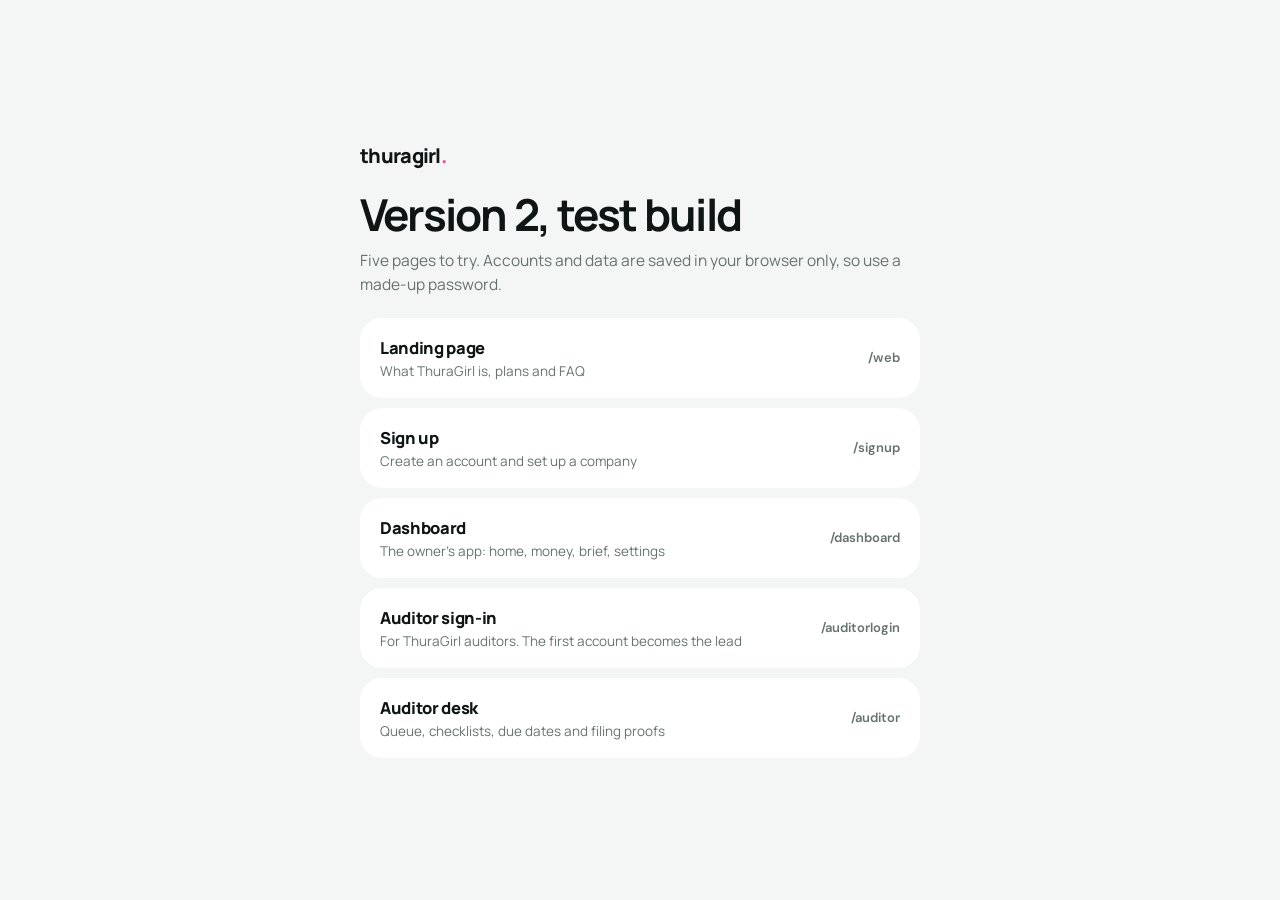
<file: index.html>
<!doctype html>
<html lang="en">
<head>
<meta charset="utf-8">
<meta name="viewport" content="width=device-width,initial-scale=1,viewport-fit=cover">
<meta name="robots" content="noindex">
<title>ThuraGirl v2 · test build</title>
<link rel="icon" href="assets/favicon.svg">
<link rel="preconnect" href="https://fonts.googleapis.com">
<link rel="preconnect" href="https://fonts.gstatic.com" crossorigin>
<link rel="stylesheet" href="https://fonts.googleapis.com/css2?family=DM+Sans:opsz,wght@9..40,500;9..40,600;9..40,700&family=Instrument+Serif:ital@0;1&family=Manrope:wght@500;600;700;800&family=Noto+Sans+Thai:wght@400;500;600;700&display=swap">
<style>
  :root{--bg:#F4F5F5;--surface:#fff;--ink:#0F1514;--mute:#667270;--line:#E2E6E5;--accent:#0FBFB6}
  @media (prefers-color-scheme:dark){:root{--bg:#0B0E0E;--surface:#151919;--ink:#F1F4F3;--mute:#98A4A1;--line:#293030;--accent:#2DD4C8}}
  *{box-sizing:border-box;margin:0}
  body{background:var(--bg);color:var(--ink);font-family:"Manrope",system-ui,-apple-system,"Segoe UI",sans-serif;-webkit-font-smoothing:antialiased;min-height:100vh;display:grid;place-items:center;padding:24px 16px}
  main{width:min(100%,560px);display:grid;gap:22px}
  .b{font-weight:800;font-size:20px;letter-spacing:-.035em} .b i{font-style:normal;color:#EC4899}
  h1{font-size:clamp(30px,7vw,44px);font-weight:700;letter-spacing:-.04em;line-height:1.05}
  p{font-size:15.5px;line-height:1.55;color:var(--mute)}
  nav{display:grid;gap:10px}
  a{display:flex;align-items:center;justify-content:space-between;gap:14px;background:var(--surface);border-radius:22px;padding:18px 20px;color:inherit;text-decoration:none}
  a:hover{box-shadow:inset 0 0 0 1.5px var(--ink)} a:focus-visible{outline:2px solid var(--accent);outline-offset:2px}
  a b{display:block;font-size:16.5px;font-weight:800;letter-spacing:-.02em} a span{display:block;font-size:13.5px;color:var(--mute);margin-top:3px}
  a em{font-style:normal;font:600 13px "DM Sans",sans-serif;color:var(--mute);white-space:nowrap}
</style>
</head>
<body>
<main>
  <div class="b">thuragirl<i>.</i></div>
  <div><h1>Version 2, test build</h1><p style="margin-top:10px">Five pages to try. Accounts and data are saved in your browser only, so use a made-up password.</p></div>
  <nav>
    <a href="web/"><div><b>Landing page</b><span>What ThuraGirl is, plans and FAQ</span></div><em>/web</em></a>
    <a href="signup/"><div><b>Sign up</b><span>Create an account and set up a company</span></div><em>/signup</em></a>
    <a href="dashboard/"><div><b>Dashboard</b><span>The owner's app: home, money, brief, settings</span></div><em>/dashboard</em></a>
    <a href="auditorlogin/"><div><b>Auditor sign-in</b><span>For ThuraGirl auditors. The first account becomes the lead</span></div><em>/auditorlogin</em></a>
    <a href="auditor/"><div><b>Auditor desk</b><span>Queue, checklists, due dates and filing proofs</span></div><em>/auditor</em></a>
  </nav>
</main>
</body>
</html>
</file>
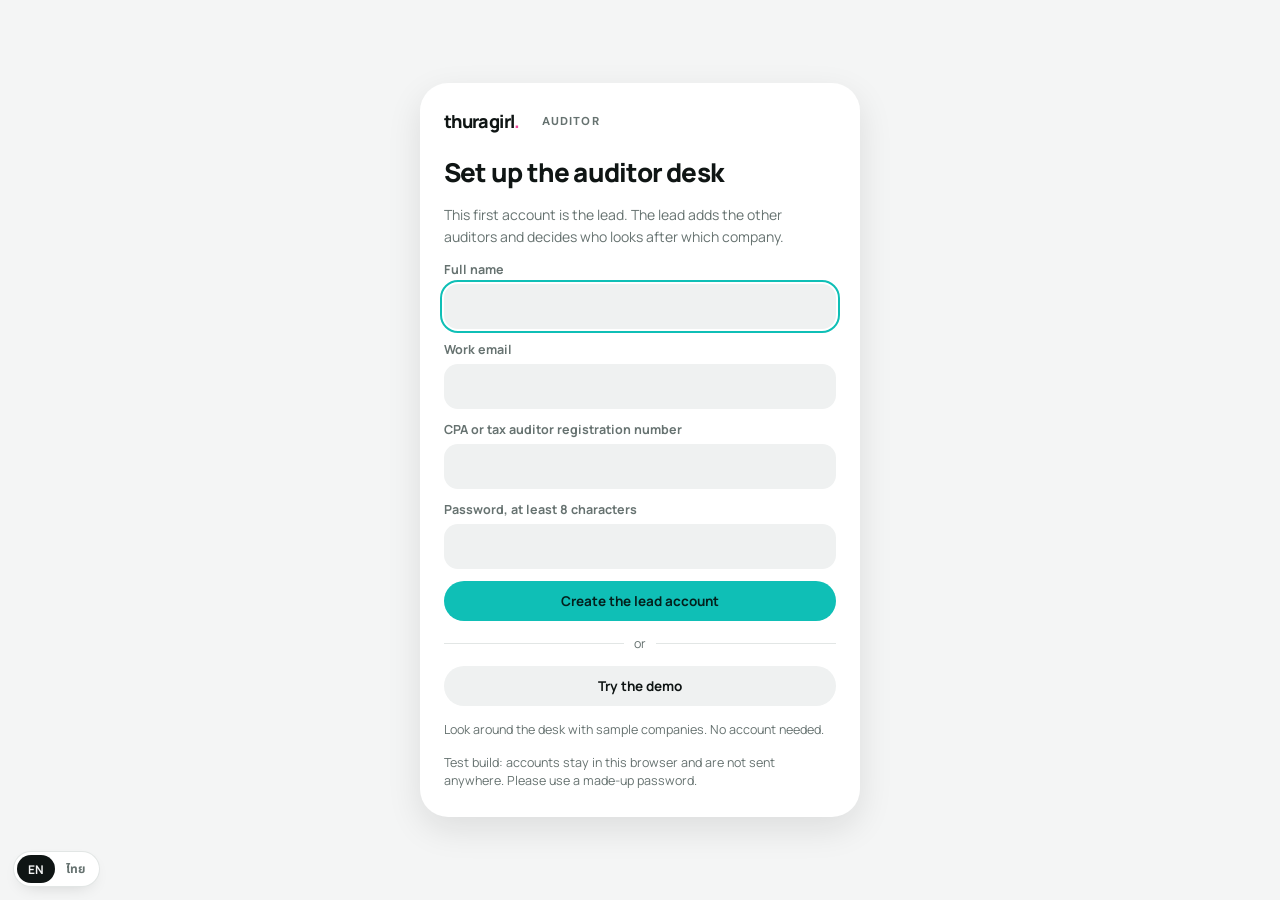
<file: auditor/index.html>
<!doctype html>
<html lang="en">
<head>
<meta charset="utf-8">
<meta name="viewport" content="width=device-width,initial-scale=1,viewport-fit=cover">
<meta name="robots" content="noindex">
<title>Auditor · ThuraGirl</title>
<link rel="icon" href="../assets/favicon.svg">
<link rel="preconnect" href="https://fonts.googleapis.com">
<link rel="preconnect" href="https://fonts.gstatic.com" crossorigin>
<link rel="stylesheet" href="https://fonts.googleapis.com/css2?family=DM+Sans:opsz,wght@9..40,500;9..40,600;9..40,700&family=Manrope:wght@500;600;700;800&family=Noto+Sans+Thai:wght@500;600;700&display=swap">
<style>
  /* Layout: a work desk. Queue of companies on the left, the selected company's document checklist on the right. */
  :root{
    --bg:#F4F5F5; --surface:#FFFFFF; --soft:#EFF1F1; --ink:#0F1514; --mute:#667270; --line:#E2E6E5; --accent:#0FBFB6; --accent-ink:#04201D; --hint:#067A73; --tint:#E3F6F4;
    --bad:#C92342; --bad-bg:#FCE9ED; --warn:#96590A; --warn-bg:#FBEFD9; --shadow:0 12px 34px rgba(15,21,20,.10);
    --font:"Manrope","Noto Sans Thai",system-ui,-apple-system,"Segoe UI",sans-serif; --num:"DM Sans","Noto Sans Thai","Manrope",system-ui,sans-serif;
  }
  @media (prefers-color-scheme: dark){
    :root:not([data-theme="light"]){ --bg:#0B0E0E; --surface:#151919; --soft:#1F2424; --ink:#F1F4F3; --mute:#98A4A1; --line:#293030; --accent:#2DD4C8; --accent-ink:#04201D; --hint:#2DD4C8; --tint:#11302C;
      --bad:#FF8296; --bad-bg:#3A1820; --warn:#F0BC66; --warn-bg:#3A2C12; --shadow:0 16px 40px rgba(0,0,0,.5); color-scheme:dark }
  }
  :root[data-theme="dark"]{ --bg:#0B0E0E; --surface:#151919; --soft:#1F2424; --ink:#F1F4F3; --mute:#98A4A1; --line:#293030; --accent:#2DD4C8; --accent-ink:#04201D; --hint:#2DD4C8; --tint:#11302C;
    --bad:#FF8296; --bad-bg:#3A1820; --warn:#F0BC66; --warn-bg:#3A2C12; --shadow:0 16px 40px rgba(0,0,0,.5); color-scheme:dark }

  *{box-sizing:border-box;margin:0}
  body{background:var(--bg);color:var(--ink);font-family:var(--font);-webkit-font-smoothing:antialiased}
  button{font-family:inherit;color:inherit}
  :focus-visible{outline:2px solid var(--accent);outline-offset:2px}
  .num{font-family:var(--num);font-variant-numeric:tabular-nums}
  .i{width:18px;height:18px;stroke:currentColor;fill:none;stroke-width:1.5;stroke-linecap:round;stroke-linejoin:round;flex:none}
  .wrap{max-width:1320px;margin:0 auto;padding:18px max(16px,env(safe-area-inset-right,0px)) 40px max(16px,env(safe-area-inset-left,0px));display:grid;gap:16px}

  .top{display:flex;align-items:center;gap:12px;flex-wrap:wrap}
  .brand{display:flex;align-items:center;gap:8px;font-weight:800;font-size:18px;letter-spacing:-.035em}
  .brand b{font-weight:800}
  .brand i{font-style:normal;color:#EC4899}
  .brand span{font:700 11.5px var(--num);letter-spacing:.1em;text-transform:uppercase;color:var(--mute);background:var(--surface);border-radius:99px;padding:5px 10px;margin-left:4px}
  .url{font:600 12.5px var(--num);color:var(--mute)}
  .url b{color:var(--ink)}
  .seg{display:inline-flex;background:var(--surface);border-radius:99px;padding:4px;gap:2px}
  .seg button{border:0;background:none;font-weight:700;font-size:13px;color:var(--mute);padding:7px 15px;border-radius:99px;cursor:pointer}
  .seg button[aria-pressed="true"]{background:var(--ink);color:var(--bg)}
  .sp{flex:1}
  .me{display:flex;align-items:center;gap:8px;background:var(--surface);border-radius:99px;padding:5px 14px 5px 5px;font-size:13px;font-weight:700}
  .me b{width:28px;height:28px;border-radius:50%;background:var(--ink);color:var(--bg);display:grid;place-items:center;font-size:10.5px}

  .stats{display:grid;grid-template-columns:repeat(5,minmax(0,1fr));gap:10px}
  .stat{background:var(--surface);border:0;border-radius:20px;padding:14px 16px;text-align:left;cursor:pointer;display:grid;gap:4px}
  .stat[aria-pressed="true"]{box-shadow:inset 0 0 0 1.5px var(--ink)}
  .stat span{font-size:12.5px;font-weight:700;color:var(--mute)}
  .stat b{font:600 26px var(--num);letter-spacing:-.03em}

  /* one list of companies; a company opens in a focused view on top of it */
  .desk{display:grid;grid-template-columns:minmax(0,1fr);gap:16px;align-items:start}
  .desk:not(.detail) .right{display:none}
  .scrim{display:none}
  .gh{display:flex;align-items:baseline;gap:10px;padding:16px 12px 6px;border-top:1px solid var(--line);margin-top:6px}
  .gh:first-child{border-top:0;margin-top:0;padding-top:6px}
  .gh b{font-size:13px;font-weight:800;letter-spacing:-.01em}
  .gh span{font-size:12.5px;color:var(--mute)}
  .gh.attention b{color:var(--bad)}
  @media (min-width:901px){
    .q{grid-template-columns:repeat(2,minmax(0,1fr));column-gap:12px}
    .q .gh,.q .none{grid-column:1 / -1}
    .desk.detail .scrim{display:block;position:fixed;inset:0;background:rgba(10,14,14,.42);z-index:70;animation:fade .2s both}
    .desk.detail .right{position:fixed;top:24px;bottom:24px;left:50%;transform:translateX(-50%);width:min(900px,calc(100vw - 48px));overflow:auto;z-index:71;box-shadow:0 30px 80px rgba(0,0,0,.28);outline:0;animation:pop .22s both}
    body.focus{overflow:hidden}
  }
  @keyframes fade{from{opacity:0}}
  @keyframes pop{from{opacity:0;transform:translate(-50%,10px)}}
  .pane{background:var(--surface);border-radius:26px;padding:16px}
  .ph{display:flex;align-items:center;justify-content:space-between;gap:10px;padding:2px 6px 12px}
  .ph h2{font-size:17px;font-weight:800;letter-spacing:-.02em}
  .ph small{font-size:12.5px;font-weight:600;color:var(--mute)}
  .search{width:100%;border:0;background:var(--soft);border-radius:14px;padding:11px 14px;font:600 14px var(--font);color:var(--ink);margin-bottom:8px}
  .search::placeholder{color:var(--mute)}
  .q{display:grid;gap:2px}
  .co{width:100%;border:0;background:none;text-align:left;border-radius:18px;padding:12px;display:grid;grid-template-columns:minmax(0,1fr) auto;gap:8px 12px;cursor:pointer}
  .co:hover{background:var(--soft)}
  .co[aria-current="true"]{background:var(--soft);box-shadow:inset 0 0 0 1.5px var(--ink)}
  .co .nm{font-size:14.5px;font-weight:700;letter-spacing:-.01em}
  .co .ty{font-size:12.5px;color:var(--mute);margin-top:2px}
  .co .due{font-size:12.5px;font-weight:700;color:var(--mute);text-align:right;white-space:nowrap}
  .co .due.hot{color:var(--bad)}
  .co .due.ok{color:var(--hint)}
  .co .cnt{font:600 12.5px var(--num);color:var(--mute);text-align:right;margin-top:2px}
  .strip{grid-column:1 / -1;display:flex;flex-wrap:wrap;gap:5px}
  .fs{display:inline-flex;align-items:center;gap:5px;border-radius:99px;padding:4px 9px;font:700 11.5px var(--num);background:var(--soft);color:var(--mute)}
  .co[aria-current="true"] .fs,.co:hover .fs{background:var(--surface)}
  .fs::before{content:"";width:6px;height:6px;border-radius:50%;background:currentColor}
  .fs.done{color:var(--hint)} .fs.miss{color:var(--bad)} .fs.ask{color:var(--warn)} .fs.na{opacity:.55} .fs.na::before{display:none}
  .none{padding:28px 12px;text-align:center;color:var(--mute);font-size:14px}

  .dh{display:grid;gap:12px;padding:4px 6px 14px}
  .dh h2{font-size:22px;font-weight:800;letter-spacing:-.03em;line-height:1.15}
  .tags{display:flex;flex-wrap:wrap;gap:6px}
  .tag{font:600 12px var(--num);color:var(--mute);background:var(--soft);border-radius:99px;padding:5px 10px}
  .sum{display:grid;grid-template-columns:repeat(3,minmax(0,1fr));gap:8px}
  .sum div{background:var(--soft);border-radius:16px;padding:11px 13px}
  .sum dt{font-size:12px;font-weight:700;color:var(--mute)}
  .sum dd{font:600 20px var(--num);letter-spacing:-.02em;margin-top:3px}
  .bar{height:6px;border-radius:99px;background:var(--soft);overflow:hidden}
  .bar i{display:block;height:100%;background:var(--accent);border-radius:0 99px 99px 0;transition:width .3s}
  .acts{display:flex;flex-wrap:wrap;gap:8px}
  .btn{border:0;border-radius:99px;padding:11px 17px;font-weight:700;font-size:13.5px;cursor:pointer;display:inline-flex;align-items:center;gap:7px;background:var(--soft)}
  .btn.pri{background:var(--accent);color:var(--accent-ink)}
  .btn[disabled]{opacity:.4;cursor:default}
  .btn .i{width:16px;height:16px}
  .back{display:inline-flex}

  .sec{border-top:1px solid var(--line)}
  .sh{width:100%;border:0;background:none;display:flex;align-items:center;gap:10px;padding:14px 6px;cursor:pointer;text-align:left}
  .sh .t{flex:1;min-width:0}
  .sh b{font-size:15px;font-weight:800;letter-spacing:-.015em}
  .sh small{display:block;font-size:12.5px;color:var(--mute);margin-top:2px;font-weight:500}
  .sh .cv{width:16px;height:16px;color:var(--mute);transition:transform .2s}
  .sec.open .sh .cv{transform:rotate(180deg)}
  .pill{display:inline-flex;align-items:center;gap:5px;border-radius:99px;padding:4px 10px;font:700 12px var(--num);white-space:nowrap;background:var(--soft);color:var(--mute)}
  .pill .i{width:13px;height:13px;stroke-width:2}
  .pill.done{background:var(--tint);color:var(--hint)} .pill.miss{background:var(--bad-bg);color:var(--bad)} .pill.ask{background:var(--warn-bg);color:var(--warn)}
  .built{font:700 10.5px var(--num);letter-spacing:.08em;text-transform:uppercase;color:var(--mute);border:1px solid var(--line);border-radius:99px;padding:2px 7px;margin-left:6px;vertical-align:2px}
  .sb{display:none;padding:0 6px 14px}
  .sec.open .sb{display:grid}
  .doc{display:flex;align-items:center;gap:10px;padding:9px 0;border-top:1px solid var(--line)}
  .doc:first-child{border-top:0}
  .doc .ic{width:22px;height:22px;border-radius:50%;display:grid;place-items:center;flex:none;background:var(--soft);color:var(--mute)}
  .doc .ic .i{width:13px;height:13px;stroke-width:2}
  .doc.done .ic{background:var(--tint);color:var(--hint)} .doc.miss .ic{background:var(--bad-bg);color:var(--bad)} .doc.ask .ic{background:var(--warn-bg);color:var(--warn)}
  .doc .tx{flex:1;min-width:0;font-size:14px;line-height:1.4;font-weight:600}
  .doc .tx small{display:block;font-size:12.5px;font-weight:500;color:var(--mute)}
  .doc .mini{border:0;background:var(--soft);border-radius:99px;padding:7px 12px;font-weight:700;font-size:12.5px;cursor:pointer;white-space:nowrap}
  .doc .mini:hover{background:var(--ink);color:var(--bg)}
  .after{display:flex;flex-wrap:wrap;align-items:center;gap:6px;padding:12px 0 0;border-top:1px solid var(--line);font-size:12.5px;font-weight:700;color:var(--mute)}
  .after button{border:0;cursor:pointer}
  .trig{display:flex;align-items:center;gap:10px;justify-content:space-between;padding:12px 6px;border-top:1px solid var(--line);font-size:13.5px;font-weight:700}
  .trig small{display:block;font-weight:500;color:var(--mute);font-size:12.5px;margin-top:2px}
  .sw{width:42px;height:24px;border-radius:99px;border:0;background:var(--soft);position:relative;cursor:pointer;flex:none;box-shadow:inset 0 0 0 1.5px var(--line)}
  .sw::after{content:"";position:absolute;top:3px;left:3px;width:18px;height:18px;border-radius:50%;background:var(--mute);transition:transform .18s}
  .sw[aria-checked="true"]{background:var(--accent);box-shadow:none} .sw[aria-checked="true"]::after{transform:translateX(18px);background:var(--accent-ink)}
  .grp{font:700 11.5px var(--num);letter-spacing:.1em;text-transform:uppercase;color:var(--mute);padding:18px 6px 8px}
  .toast{position:fixed;left:50%;bottom:24px;transform:translateX(-50%);background:var(--ink);color:var(--bg);border-radius:99px;padding:11px 18px;font-weight:700;font-size:13.5px;box-shadow:var(--shadow);z-index:9;max-width:calc(100vw - 32px);text-align:center}
  .toast[hidden]{display:none}
  .foot{font-size:12.5px;line-height:1.55;color:var(--mute);max-width:80ch;padding:0 6px}

  @media (max-width:900px){
    .desk.detail .left{display:none}
    body.focus .stats{display:none}
    .stats{display:flex;overflow-x:auto;gap:8px;scrollbar-width:none;margin:0 -2px;padding:0 2px}
    .stats::-webkit-scrollbar{display:none}
    .stat{flex:none;display:flex;align-items:center;gap:8px;padding:9px 14px;border-radius:99px}
    .stat b{font-size:16px}
    .back{display:inline-flex}
    .stats{grid-template-columns:repeat(2,minmax(0,1fr))}
    .url{display:none}
    .pane{padding:12px;border-radius:22px}
    .doc{flex-wrap:wrap}
    .doc .tx{flex-basis:calc(100% - 34px)}
    .doc .pill{margin-left:32px}
    .me span{display:none} .me{padding:5px}
  }
  @media (prefers-reduced-motion:reduce){ .bar i,.sw::after,.sh .cv{transition:none} }
  .vw{position:fixed;inset:0;z-index:50;background:rgba(10,20,18,.38);display:grid;place-items:center;padding:16px}
  .vw[hidden]{display:none}
  .vw-c{background:var(--surface);border-radius:24px;padding:22px;width:min(520px,100%);display:grid;gap:12px;box-shadow:var(--shadow)}
  .vw-c small{color:var(--mute);font-weight:700;font-size:12.5px}
  .vw-c h3{font-size:18px;line-height:1.35}
  .vw-c p{color:var(--mute);font-size:14px;line-height:1.5}
  .vw-d{display:grid;grid-template-columns:max-content 1fr;gap:6px 16px;font-size:14px;margin:0}
  .vw-d dt{color:var(--mute);font-weight:600}
  .vw-d dd{margin:0;font-weight:600;word-break:break-word}
  .vw-c .acts{display:flex;gap:8px;justify-content:flex-end;flex-wrap:wrap}

  .sr{position:absolute;width:1px;height:1px;overflow:hidden;clip:rect(0 0 0 0);white-space:nowrap}
  [hidden]{display:none!important}
  .per select{border:0;background-color:var(--surface);color:var(--ink);font:700 13px var(--font);border-radius:99px;padding:9px 34px 9px 15px;cursor:pointer;-webkit-appearance:none;appearance:none;
    background-image:url("data:image/svg+xml,%3Csvg xmlns='http://www.w3.org/2000/svg' viewBox='0 0 24 24' fill='none' stroke='%23667270' stroke-width='2' stroke-linecap='round'%3E%3Cpath d='m6.5 9.5 5.5 5.5 5.5-5.5'/%3E%3C/svg%3E");background-repeat:no-repeat;background-position:right 12px center;background-size:14px}
  button.me{border:0;cursor:pointer}
  .scope{display:flex;margin-bottom:8px;background:var(--soft);width:100%}
  .scope button{flex:1;padding:7px 8px;font-size:12.5px}
  .samp{display:flex;align-items:center;gap:8px;font-size:12.5px;font-weight:700;color:var(--mute);padding:12px 6px 2px;cursor:pointer}
  .samp input{accent-color:var(--accent);width:16px;height:16px}
  .co .new{font:700 10.5px var(--num);letter-spacing:.06em;text-transform:uppercase;color:var(--hint);background:var(--tint);border-radius:99px;padding:2px 7px;margin-left:7px;vertical-align:2px}
  .sh small.dl{font-weight:700}
  .sh small.dl.hot{color:var(--bad)}
  .co .due.hot{color:var(--bad)}
  .dg{font:800 12px var(--font);color:var(--mute);padding:12px 0 2px;letter-spacing:.01em}
  .doc.sub{padding-left:14px}
  .doc.open .ic{background:var(--soft);color:var(--mute)}
  .assign{display:flex;align-items:center;gap:8px;font-size:13px;font-weight:700;color:var(--mute)}
  .assign label{display:flex;align-items:center;gap:8px}
  .assign select{border:0;background-color:var(--soft);color:var(--ink);font:700 13px var(--font);border-radius:12px;padding:9px 38px 9px 13px;max-width:260px;cursor:pointer}
  .assign select,.per select{-webkit-appearance:none;appearance:none;background-image:url("data:image/svg+xml,%3Csvg xmlns='http://www.w3.org/2000/svg' viewBox='0 0 24 24' fill='none' stroke='%23667270' stroke-width='2.2' stroke-linecap='round' stroke-linejoin='round'%3E%3Cpath d='m6.5 9.5 5.5 5.5 5.5-5.5'/%3E%3C/svg%3E");background-repeat:no-repeat;background-position:right 13px center;background-size:14px}
  @media (prefers-color-scheme: dark){ :root:not([data-theme="light"]) .assign select,:root:not([data-theme="light"]) .per select{background-image:url("data:image/svg+xml,%3Csvg xmlns='http://www.w3.org/2000/svg' viewBox='0 0 24 24' fill='none' stroke='%2398A4A1' stroke-width='2.2' stroke-linecap='round' stroke-linejoin='round'%3E%3Cpath d='m6.5 9.5 5.5 5.5 5.5-5.5'/%3E%3C/svg%3E")} }
  .gate{min-height:100vh;display:grid;place-items:center;padding:24px 16px}
  .gc{background:var(--surface);border-radius:28px;padding:26px 24px;width:min(440px,100%);display:grid;gap:14px;box-shadow:var(--shadow)}
  .gc h1{font-size:26px;font-weight:800;letter-spacing:-.03em;margin-top:6px}
  .gs{color:var(--mute);font-size:14px;line-height:1.55}
  .gs.sm,.gn{font-size:12.5px}
  .gn{color:var(--mute);line-height:1.5}
  .gor{display:flex;align-items:center;gap:10px;color:var(--mute);font-size:12.5px}.gor::before,.gor::after{content:"";flex:1;height:1px;background:var(--line)}
  .demo-bar{position:sticky;top:0;z-index:60;display:flex;align-items:center;justify-content:center;gap:12px;flex-wrap:wrap;padding:8px 16px;background:var(--soft);font-size:13px;font-weight:600}
  .demo-bar button{border:0;border-radius:99px;padding:6px 12px;font:inherit;font-weight:700;cursor:pointer;background:var(--ink,#0F1514);color:var(--surface,#fff)}
  .gf{display:grid;gap:12px}
  .fl{display:grid;gap:6px;font-size:12.5px;font-weight:700;color:var(--mute)}
  .fl input{border:0;background:var(--soft);border-radius:14px;padding:12px 14px;font:600 15px var(--font);color:var(--ink);width:100%}
  .ge{color:var(--bad);font-size:13px;font-weight:700;min-height:0}
  .ge:empty{display:none}
  .btn.wide,.gf .btn{justify-content:center;width:100%}
  .gf.row{grid-template-columns:repeat(3,minmax(0,1fr)) auto;align-items:end}
  .gf.row .btn{width:auto}
  .gf.row .ge{grid-column:1 / -1}
  .vw-c{max-height:calc(100vh - 32px);overflow:auto}
  .dlh{display:flex;justify-content:space-between;align-items:center;gap:10px}
  .srow{display:flex;justify-content:space-between;align-items:center;gap:12px;padding:10px 0;border-top:1px solid var(--line)}
  .srow b{font-size:14px} .srow small{display:block;color:var(--mute);font-size:12.5px;margin-top:2px;line-height:1.45}
  .srow .mini,.after .mini{border:0;background:var(--soft);border-radius:99px;padding:7px 12px;font-weight:700;font-size:12.5px;cursor:pointer;white-space:nowrap}
  .vw-c .grp{padding:10px 0 0}
  .qr{width:180px;height:180px;margin:0 auto;display:grid;place-items:center;font-size:12.5px;color:var(--mute);text-align:center}
  .qr svg{width:100%;height:100%;border-radius:12px}
  .key{display:block;text-align:center;font:700 14px var(--num);letter-spacing:.06em;background:var(--soft);border-radius:12px;padding:10px}
  .codes{display:grid;grid-template-columns:1fr 1fr;gap:8px}
  .codes code{font:700 14px var(--num);background:var(--soft);border-radius:10px;padding:8px;text-align:center}
  @media (max-width:900px){ .per select{padding:8px 30px 8px 12px} .gf.row{grid-template-columns:1fr} .gf.row .btn{width:100%} .assign select{max-width:none;flex:1} }
  /* EN / ไทย switch */
  .lng{position:fixed;left:14px;bottom:14px;z-index:70;display:inline-flex;background:var(--surface);border-radius:99px;padding:3px;box-shadow:0 0 0 1px var(--line),0 6px 18px -8px rgba(0,0,0,.2)}
  .lng button{border:0;background:none;color:var(--mute);font:700 12px var(--font);height:28px;padding:0 11px;border-radius:99px;cursor:pointer}
  .lng button[aria-pressed="true"]{background:var(--ink);color:var(--bg)}
</style>
</head>
<body>
<svg width="0" height="0" style="position:absolute" aria-hidden="true">
  <symbol id="i-check" viewBox="0 0 24 24"><path d="m5.5 12.5 4.2 4.2L18.5 8"/></symbol>
  <symbol id="i-x" viewBox="0 0 24 24"><path d="m6.5 6.5 11 11m0-11-11 11"/></symbol>
  <symbol id="i-clock" viewBox="0 0 24 24"><circle cx="12" cy="12" r="8.5"/><path d="M12 7.5V12l3 1.8"/></symbol>
  <symbol id="i-chev" viewBox="0 0 24 24"><path d="m6.5 9.5 5.5 5.5 5.5-5.5"/></symbol>
  <symbol id="i-chevl" viewBox="0 0 24 24"><path d="m14.5 6.5-5.5 5.5 5.5 5.5"/></symbol>
  <symbol id="i-send" viewBox="0 0 24 24"><path d="M20 4 10.5 13.5M20 4l-6 16-3.500-6.500L4 10z"/></symbol>
  <symbol id="i-lock" viewBox="0 0 24 24"><rect x="5.5" y="10.5" width="13" height="9.5" rx="2.5"/><path d="M8.500 10.500v-3a3.500 3.500 0 0 1 7 0v3"/></symbol>
  <symbol id="i-dash" viewBox="0 0 24 24"><path d="M7 12h10"/></symbol>
</svg>

<div class="gate" id="gate" hidden></div>
<div class="wrap" id="app" hidden>
  <header class="top">
    <div class="brand"><b>thuragirl<i>.</i></b><span>Auditor</span></div>
    <div class="url">thuragirl.com<b>/auditor</b></div>
    <div class="sp"></div>
    <div class="seg" id="mode" role="group" aria-label="Close type">
      <button type="button" data-m="month" aria-pressed="true">Monthly close</button>
      <button type="button" data-m="year" aria-pressed="false">Yearly close</button>
    </div>
    <label class="per" id="perw"><span class="sr">Month</span><select id="per" aria-label="Month to close"></select></label>
    <button type="button" class="me" id="me" aria-haspopup="dialog"><b id="me-i"></b><span id="me-n"></span></button>
  </header>

  <div class="stats" id="stats" role="group" aria-label="Filter the queue"></div>

  <div class="desk" id="desk">
    <section class="pane left" aria-label="Company queue">
      <div class="ph"><h2>Companies</h2><small id="qn"></small></div>
      <div class="seg scope" id="scope" role="group" aria-label="Whose companies"></div>
      <input class="search" id="search" type="search" placeholder="Find a company" aria-label="Find a company">
      <div class="q" id="queue"></div>
      <label class="samp"><input type="checkbox" id="samples"> Show sample companies</label>
    </section>
    <div class="scrim" id="scrim" aria-hidden="true"></div>
    <section class="pane right" id="detail" aria-label="Company documents" tabindex="-1"></section>
  </div>
  <p class="foot">Test build. Companies that sign up in this browser join the queue and get their requests on their own dashboard. The sample companies are made up. Accounts, assignments and documents stay in this browser until the live backend is connected. Due dates assume e-filing (paper dates shown too), move weekend dates to Monday, and do not yet skip public holidays.</p>
</div>
<div class="toast" id="toast" role="status" hidden></div>

<script>
(function(){
  var $ = function(s, r){ return (r || document).querySelector(s); };
  function el(tag, cls, text){ var n = document.createElement(tag); if (cls) n.className = cls; if (text != null) n.textContent = text; return n; }
  function ico(id){ return '<svg class="i"><use href="#' + id + '"/></svg>'; }
  function btn(cls, text, fn){ var b = el("button", cls, text); b.type = "button"; if (fn) b.addEventListener("click", fn); return b; }
  function load(k, d){ try { var v = JSON.parse(localStorage.getItem(k) || "null"); return v == null ? d : v; } catch (e) { return d; } }
  function store(k, v){ try { localStorage.setItem(k, JSON.stringify(v)); } catch (e) {} }
  function has(o, k){ return Object.prototype.hasOwnProperty.call(o, k); }
  function H(s){ var h = 7; for (var i = 0; i < s.length; i++) h = (h * 31 + s.charCodeAt(i)) >>> 0; h ^= h >>> 13; h = Math.imul(h, 2654435761) >>> 0; return (h % 10007) / 10007; }

  /* ── the checklist. A line that names several documents is split, so each one gets its own tick. */
  var WHT = [
    ["Full payment list", ["Supplier payments", "Bank payments", "Petty cash", "Card payouts", "Platform payouts"]],
    "Payee record: tax ID, person or company, branch, address",
    ["Work done", ["Contract or scope of work", "Invoice", "Service acceptance"]],
    ["Proof of payment", ["Payment voucher", "Bank proof with date paid"]],
    "Withholding certificates issued (50 ทวิ)",
    ["For corrections", ["Earlier forms", "Earlier certificates"]]];
  var M7 = { p: 7, e: 15 };
  var SETS = {
    month: { forms: [
      { id: "books", short: "Books", name: "Books", sub: "Every month, no form", list: [
        ["Statements for the full month", ["Bank statements", "Card statements", "Wallet statements"]],
        ["Reconciliations", ["Bank", "Customer balances", "Supplier balances"]],
        ["Adjustment entries", ["Entries", "Supporting documents"]],
        ["Trial balance and ledger", ["Trial balance (all account balances)", "General ledger"]],
        "List of open exceptions"] },
      { id: "pp30", short: "ภ.พ.30", name: "ภ.พ.30", sub: "VAT return", built: 1, needs: "vat", due: { p: 15, e: 23 }, list: [
        ["Sales documents", ["Sales tax invoices", "Receipts", "Credit notes", "Debit notes"]],
        ["Orders and delivery", ["Orders or contracts", "Delivery or service acceptance"]],
        ["Sales channels", ["Sales channel exports", "Platform settlements", "Payment-provider statements"]],
        ["Supplier documents", ["Full tax invoices", "Credit notes", "Debit notes"]],
        ["Purchases", ["Purchase orders", "Goods or service received", "Proof of payment"]],
        ["VAT reports", ["Sales VAT report", "Purchase VAT report"]],
        ["Last month", ["ภ.พ.30", "Receipt", "Overpaid VAT carried forward"]],
        ["Registration", ["VAT registration (ภ.พ.20)", "Branch list", "Approval for combined filing"]]] },
      { id: "pnd3", short: "ภ.ง.ด.3", name: "ภ.ง.ด.3", sub: "Withholding tax: payments to individuals", built: 1, due: M7, list: WHT },
      { id: "pnd53", short: "ภ.ง.ด.53", name: "ภ.ง.ด.53", sub: "Withholding tax: payments to companies", built: 1, due: M7, list: WHT },
      { id: "pnd1", short: "ภ.ง.ด.1", name: "ภ.ง.ด.1", sub: "Withholding tax on salaries", built: 1, needs: "staff", due: M7, list: [
        "Employee list: joiners and leavers", "Employment contracts", "Payroll register: gross, deductions, net",
        ["Payroll payment", ["Bank payroll file", "Proof of payment"]], "Payroll journal entry"] },
      { id: "sso", short: "สปส.1-10", name: "สปส.1-10", sub: "Social security", built: 1, needs: "sso", due: { p: 15, e: 15 }, list: [
        "Employee list with status: active, joined, left, unpaid leave",
        ["HR changes", ["Resignations", "Terminations", "Start dates"]],
        ["Pay inputs", ["Attendance", "Overtime", "Commission", "Bonus"]],
        "Payroll register with wage base and both contributions",
        ["Payroll payment", ["Bank payroll file", "Proof of payment"]],
        ["The form", ["Part 1", "Part 2", "Submission response", "Official receipt"]]] }
    ], trig: [
      { id: "pp36", short: "ภ.พ.36", name: "ภ.พ.36", sub: "VAT paid on behalf of a foreign supplier", due: M7, list: ["Foreign contract", "Invoice", "Proof of where the service was used", "Remittance proof", "Exchange rate source"] },
      { id: "pnd54", short: "ภ.ง.ด.54", name: "ภ.ง.ด.54", sub: "Payments abroad", due: M7, list: ["Payee country", "Tax residency certificate", "Contract", "Invoice", "Remittance proof", "Exchange rate source"] },
      { id: "pnd2", short: "ภ.ง.ด.2", name: "ภ.ง.ด.2", sub: "Royalties, interest, dividends. Same documents as ภ.ง.ด.3 and 53", due: M7, list: WHT }
    ] },
    year: { forms: [
      { id: "ybooks", short: "Books", name: "Books", sub: "Year-end books", packs: 1, list: [
        ["Final and locked", ["Trial balance", "Ledger", "Sub-ledgers"]],
        ["Year-end adjustments", ["Entries", "Supporting documents"]],
        ["Schedules", ["Fixed assets and depreciation", "Accruals", "Provisions", "Loans", "Stock count"]]] },
      { id: "pnd51", short: "ภ.ง.ด.51", name: "ภ.ง.ด.51", sub: "Half-year corporate income tax", ydue: "h51", list: [
        ["Year to date", ["Trial balance", "Management accounts"]],
        ["Full-year forecast", ["Profit forecast", "Assumptions"]],
        ["Losses and incentives", ["Tax losses brought forward", "BOI incentives", "SME status"]],
        "Withholding certificates received (tax credits)",
        ["Earlier ภ.ง.ด.51", ["Payment", "Receipt"]]] },
      { id: "pnd50", short: "ภ.ง.ด.50", name: "ภ.ง.ด.50", sub: "Annual corporate income tax", ydue: "y50", list: [
        ["Final accounts", ["Financial statements", "Notes", "Audit report"]],
        "Bridge from accounting profit to taxable profit",
        ["Schedules", ["Tax depreciation", "Donations", "Entertainment", "Non-deductible expenses", "Tax losses"]],
        ["Credits", ["ภ.ง.ด.51 payment", "Withholding certificates received"]],
        "Related-party transaction records"] },
      { id: "pnd1k", short: "ภ.ง.ด.1ก", name: "ภ.ง.ด.1ก", sub: "Annual payroll summary, for the calendar year", needs: "staff", ydue: "y1k", list: [
        "Full-year payroll, matched to the 12 monthly ภ.ง.ด.1 forms", "Annual withholding certificates for employees (50 ทวิ)"] },
      { id: "dbd", short: "DBD", name: "DBD financial statements", sub: "Annual filing with DBD", ydue: "dbd", list: [
        ["Final statements", ["Statements with last year's figures", "Notes"]],
        "Signed audit report with the CPA's name and registration number",
        ["Board and AGM", ["Board documents", "AGM notice", "AGM minutes"]],
        ["Filing files", ["Statements in DBD's electronic format", "Audit report PDF", "Notes PDF"]],
        ["After filing", ["Submission reference", "Accepted status"]]] },
      { id: "boj5", short: "บอจ.5", name: "บอจ.5", sub: "Shareholder list", ydue: "boj5", list: ["Share register as of the AGM date", "Share transfers during the year", "Capital and share data"] }
    ], trig: [] }
  };
  ["month", "year"].forEach(function(m){ SETS[m].forms.concat(SETS[m].trig).forEach(function(f){
    f.items = []; f.list.forEach(function(x){ if (typeof x === "string") f.items.push({ id: String(f.items.length), d: x }); else x[1].forEach(function(s){ f.items.push({ id: String(f.items.length), d: s, g: x[0] }); }); });
  }); });
  var AFTER = ["Submission response", "Payment proof", "Official receipt"];

  /* ── dates. Thai filing deadlines; weekend dates roll to Monday. */
  var MN = ["January", "February", "March", "April", "May", "June", "July", "August", "September", "October", "November", "December"];
  var NOW = new Date(), TODAY = new Date(NOW.getFullYear(), NOW.getMonth(), NOW.getDate());
  function eom(y, m){ return new Date(y, m + 1, 0); }
  function addD(d, n){ var x = new Date(d); x.setDate(x.getDate() + n); return x; }
  function biz(d){ var x = new Date(d); while (x.getDay() === 0 || x.getDay() === 6) x.setDate(x.getDate() + 1); return x; }
  function fmt(d){ return d.getDate() + " " + MN[d.getMonth()].slice(0, 3) + (d.getFullYear() !== NOW.getFullYear() ? " " + d.getFullYear() : ""); }
  function days(d){ return Math.round((d - TODAY) / 864e5); }
  function mkey(y, m){ var d = new Date(y, m, 1); return d.getFullYear() + "-" + ("0" + (d.getMonth() + 1)).slice(-2); }
  function kym(k){ return [+k.slice(0, 4), +k.slice(5, 7) - 1]; }
  function mlabel(k){ var a = kym(k); return MN[a[1]] + " " + a[0]; }
  var PM = mkey(NOW.getFullYear(), NOW.getMonth() - 1), PREV = mkey(NOW.getFullYear(), NOW.getMonth() - 2);
  function fyEnd(co){ var fe = (co.fe || 12) - 1, E = eom(TODAY.getFullYear() - 1, fe); while (eom(E.getFullYear(), E.getMonth() + 5) < TODAY) E = eom(E.getFullYear() + 1, fe); return E; }
  function perOf(co){ if (mode === "month") return mper; var E = fyEnd(co); return "FY" + mkey(E.getFullYear(), E.getMonth()); }
  function dueOf(co, f, per){
    if (f.due){ var a = kym(per); return { p: biz(new Date(a[0], a[1] + 1, f.due.p)), e: biz(new Date(a[0], a[1] + 1, f.due.e)) }; }
    if (!f.ydue) return null;
    var E = fyEnd(co), Y = E.getFullYear(), M = E.getMonth(), agm = eom(Y, M + 4), p, e;
    if (f.ydue === "h51"){ p = eom(Y, M - 4); e = addD(p, 8); }
    else if (f.ydue === "y50"){ p = addD(E, 150); e = addD(p, 8); }
    else if (f.ydue === "y1k"){ p = eom(Y + 1, 1); e = addD(p, 8); }
    else if (f.ydue === "dbd"){ p = e = eom(Y, M + 5); }
    else { p = e = addD(agm, 14); }
    return { p: biz(p), e: biz(e) };
  }

  /* ── companies */
  var COS = [
    { id: "s0", n: "Bangkok Bites Co., Ltd.", t: "Restaurant · Bangkok", vat: 1, sso: 1, staff: 7, c: .78 },
    { id: "s1", n: "Chiang Mai Crafts Studio", t: "Craft and manufacturing · Chiang Mai", vat: 1, sso: 1, staff: 4, c: .5 },
    { id: "s2", n: "Phuket Digital Agency", t: "Services and agency · Phuket", vat: 1, sso: 1, staff: 12, c: 1, fe: 6 },
    { id: "s3", n: "Nimman Coffee Roasters", t: "Cafe and bakery · Chiang Mai", vat: 0, sso: 1, staff: 5, c: .9 },
    { id: "s4", n: "Siam Glow Salon", t: "Beauty and salon · Bangkok", vat: 0, sso: 0, staff: 0, c: .62 },
    { id: "s5", n: "Baan Suan Online", t: "Online and e-commerce · Nonthaburi", vat: 1, sso: 0, staff: 0, c: .4, lag: 1 },
    { id: "s6", n: "Rayong Parts Manufacturing", t: "Manufacturing · Rayong", vat: 1, sso: 1, staff: 38, c: 2 },
    { id: "s7", n: "Krabi Dive Tours", t: "Services and agency · Krabi", vat: 1, sso: 1, staff: 9, c: .86, fe: 9 }
  ].map(function(c){ c.sample = 1; return c; });
  function readOwners(){ return load("tg.v2", {}); }
  function realCos(){
    var DB = readOwners(), out = [];
    Object.keys(DB.users || {}).forEach(function(k){
      var u = DB.users[k]; if (!u.onboarded) return;
      var name = u.path === "new" ? (u.reg && u.reg.names && u.reg.names[0] ? "บริษัท " + u.reg.names[0] + " จำกัด" : "New company (not registered yet)") : (u.company && u.company.name) || u.email;
      out.push({ id: "u:" + k, real: k, n: name, t: (u.company && u.company.type ? u.company.type : u.path === "new" ? "Registering" : "Company") + " · " + (u.name || u.email),
        vat: u.setup && u.setup.vat === "Yes" ? 1 : 0, sso: u.setup && u.setup.sso === "Yes" ? 1 : 0, staff: (u.team || []).length, c: 0, fe: u.reg && +u.reg.fy ? +u.reg.fy : 12, joined: u.created || Date.now() });
    });
    return out;
  }
  var ALL = [];
  function refreshCos(){ ALL = realCos().concat(COS); }
  function cosShown(){ return ALL.filter(function(c){ return !c.sample || showSamples; }); }

  /* ── state: what the auditor changed, on top of each company's starting point */
  var SAVE = "tg.aud2", S0 = load(SAVE, {});
  var ST = S0.ST || {}, FILED = S0.FILED || {}, AFT = S0.AFT || {}, CLOSED = S0.CLOSED || {}, TRIG = S0.TRIG || {}, FILE = {};
  function persist(){ store(SAVE, { ST: ST, FILED: FILED, AFT: AFT, CLOSED: CLOSED, TRIG: TRIG }); }
  function K(){ return [].slice.call(arguments).join("|"); }
  function isMonth(per){ return per.indexOf("FY") !== 0; }
  function sampleFiledAuto(co, per, f){
    if (isMonth(per)){
      if (per < PM) return !(co.lag && per === PREV);
      if (per === PM){ var d = dueOf(co, f, per); return co.c >= 2 || !!(d && d.e < TODAY && H(K(co.id, per, f.id, "f")) < .88); }
      return false;
    }
    var dd = dueOf(co, f, per); return !!(dd && dd.e < TODAY && !co.lag);
  }
  function realDoc(co, per, f, it){
    var u = (readOwners().users || {})[co.real]; if (!u || !isMonth(per)) return 0;
    var d = it.d, g = it.g || "";
    if (f.id === "books" && /^Bank statements/.test(d)) return (u.banks || []).length || u.stmt ? "auto" : 0;
    if (f.id === "pp30" && g === "Sales documents" && /Sales tax invoices|Receipts/.test(d)) return (u.invoices || []).length ? "auto" : 0;
    if (f.id === "pp30" && g === "Supplier documents" && /Full tax invoices/.test(d)) return (u.bills || []).length ? "auto" : 0;
    if (/Payroll register|Employee list/.test(d)) return (u.team || []).length ? "auto" : 0;
    return 0;
  }
  function docSt(co, per, f, it){
    var k = K(co.id, per, f.id, it.id); if (has(ST, k)) return ST[k];
    if (co.real) return realDoc(co, per, f, it) || "miss";
    var r = H(k), r2 = H(k + "s"), got = r2 < .62 ? "auto" : "client";
    if (isMonth(per) && per < PM) return co.lag && per === PREV && r < .3 ? "miss" : got;
    if (sampleFiledAuto(co, per, f)) return got;
    var c = isMonth(per) ? co.c : Math.min(1, co.c * .7);
    return r < c ? got : (H(k + "x") < .35 ? "ask" : "miss");
  }
  function isFiled(co, per, f){ var k = K(co.id, per, f.id); return has(FILED, k) ? !!FILED[k] : !co.real && sampleFiledAuto(co, per, f); }
  function aftOn(co, per, f, ai){ var k = K(co.id, per, f.id, "a" + ai); return has(AFT, k) ? !!AFT[k] : !co.real && isFiled(co, per, f) && !has(FILED, K(co.id, per, f.id)) && (per < PM || H(k) < .8); }
  function isClosed(co, per){ var k = K(co.id, per); if (has(CLOSED, k)) return !!CLOSED[k]; if (co.real || !isMonth(per)) return false; return per < PM ? !(co.lag && per === PREV) : co.c >= 2; }
  function trigOn(co, per, f){ var k = K(co.id, per, f.id); return has(TRIG, k) ? !!TRIG[k] : co.id === "s0" && per === PM && f.id === "pnd54"; }

  // the yearly "12 monthly packs" are the monthly closes themselves
  function packs(co){
    var E = fyEnd(co), out = [];
    for (var i = 11; i >= 0; i--){
      var y = E.getFullYear(), m = E.getMonth() - i, key = mkey(y, m), a = kym(key), ended = eom(a[0], a[1]) < TODAY;
      out.push({ id: "p" + key, d: MN[a[1]] + " " + a[0], g: "12 monthly packs", pack: key, st: !ended ? "open" : isClosed(co, key) ? "auto" : "miss" });
    }
    return out;
  }
  function itemsOf(co, f){ return f.packs ? packs(co).concat(f.items) : f.items; }
  function stOf(co, per, f, it){ return it.pack ? it.st : docSt(co, per, f, it); }

  function applies(co, f){ return !f.needs || (f.needs === "vat" ? co.vat : f.needs === "sso" ? co.sso : co.staff > 0); }
  function activeForms(co, per){ var S = SETS[mode]; return S.forms.filter(function(f){ return applies(co, f); }).concat(S.trig.filter(function(f){ return trigOn(co, per, f); })); }
  function formStat(co, per, f){
    var o = { got: 0, ask: 0, miss: 0, open: 0, n: 0 };
    itemsOf(co, f).forEach(function(it){ var s = stOf(co, per, f, it); o.n++; if (s === "miss") o.miss++; else if (s === "ask") o.ask++; else if (s === "open") o.open++; else o.got++; });
    o.filed = isFiled(co, per, f); o.due = dueOf(co, f, per);
    // a deadline that passed before the company joined ThuraGirl was theirs to meet, not ours
    o.pre = !!(o.due && co.joined && o.due.e < new Date(new Date(co.joined).setHours(0, 0, 0, 0)) && !o.filed); return o;
  }
  function coStat(co){
    var per = perOf(co), o = { got: 0, ask: 0, miss: 0, open: 0, n: 0, filed: 0, forms: 0, due: null, per: per };
    activeForms(co, per).forEach(function(f){
      var s = formStat(co, per, f); o.got += s.got; o.ask += s.ask; o.miss += s.miss; o.open += s.open; o.n += s.n;
      if (f.id !== "books" && f.id !== "ybooks"){ o.forms++; if (s.filed) o.filed++; }
      if (!s.filed && !s.pre && s.due && (!o.due || s.due.e < o.due.e)) o.due = s.due;
    });
    o.closed = isClosed(co, per);
    o.stage = o.closed ? "filed" : (o.miss + o.ask + o.open) ? "collect" : "ready"; return o;
  }
  function dueText(s){
    if (s.closed) return ["Closed", "ok"];
    if (!s.due) return [s.stage === "ready" ? "Ready to close" : "Collecting", s.stage === "ready" ? "ok" : ""];
    var d = days(s.due.e);
    return [d < 0 ? Math.abs(d) + (d === -1 ? " day late" : " days late") : d === 0 ? "Due today" : d <= 14 ? "Due in " + d + (d === 1 ? " day" : " days") : "Due " + fmt(s.due.e), d <= 0 ? "hot" : ""];
  }

  /* ── auditor accounts: password, then an authenticator code if it's on; or a passkey */
  var AU = load("tg.aud.users", {}), ME = null;
  function saveAU(){ store("tg.aud.users", AU); }
  var ASSIGN = load("tg.aud.assign", {});
  function saveAssign(){ store("tg.aud.assign", ASSIGN); }
  function leadEmail(){ var l = Object.keys(AU).filter(function(k){ return AU[k].role === "lead"; }).sort(function(x, y){ return (AU[x].demo ? 1 : 0) - (AU[y].demo ? 1 : 0); })[0]; return l || null; }
  function owner(co){ return has(ASSIGN, co.id) ? ASSIGN[co.id] : co.sample ? leadEmail() : null; }
  function isLead(){ return ME && ME.role === "lead"; }
  function initials(n){ return (n || "?").split(/\s+/).filter(Boolean).slice(0, 2).map(function(w){ return w.charAt(0).toUpperCase(); }).join(""); }
  function digest(t){ return crypto.subtle.digest("SHA-256", new TextEncoder().encode(t)).then(function(b){ return Array.prototype.map.call(new Uint8Array(b), function(x){ return ("0" + x.toString(16)).slice(-2); }).join(""); }); }
  function rnd(n){ var a = new Uint8Array(n); crypto.getRandomValues(a); return a; }
  function b64u(buf){ var s = "", a = new Uint8Array(buf); for (var i = 0; i < a.length; i++) s += String.fromCharCode(a[i]); return btoa(s).replace(/\+/g, "-").replace(/\//g, "_").replace(/=+$/, ""); }
  function hexs(a){ return Array.prototype.map.call(a, function(x){ return ("0" + x.toString(16)).slice(-2); }).join(""); }
  var B32 = "ABCDEFGHIJKLMNOPQRSTUVWXYZ234567";
  function b32(bytes){ var bits = "", out = ""; for (var i = 0; i < bytes.length; i++) bits += ("00000000" + bytes[i].toString(2)).slice(-8); for (var j = 0; j + 5 <= bits.length; j += 5) out += B32[parseInt(bits.substr(j, 5), 2)]; return out; }
  function unb32(s){ var bits = "", out = []; s.toUpperCase().split("").forEach(function(c){ bits += ("00000" + B32.indexOf(c).toString(2)).slice(-5); }); for (var i = 0; i + 8 <= bits.length; i += 8) out.push(parseInt(bits.substr(i, 8), 2)); return new Uint8Array(out); }
  function totp(secret, step){
    var c = new Uint8Array(8), n = step; for (var i = 7; i >= 0; i--){ c[i] = n & 255; n = Math.floor(n / 256); }
    return crypto.subtle.importKey("raw", unb32(secret), { name: "HMAC", hash: "SHA-1" }, false, ["sign"]).then(function(k){ return crypto.subtle.sign("HMAC", k, c); }).then(function(sig){
      var h = new Uint8Array(sig), o = h[19] & 15, v = ((h[o] & 127) << 24) | (h[o + 1] << 16) | (h[o + 2] << 8) | h[o + 3]; return ("000000" + (v % 1e6)).slice(-6);
    });
  }
  function totpOk(secret, code){ var s = Math.floor(Date.now() / 30000); return Promise.all([s - 1, s, s + 1].map(function(x){ return totp(secret, x); })).then(function(a){ return a.indexOf(code) >= 0; }); }
  function mkCodes(){ var out = []; for (var i = 0; i < 10; i++){ var s = hexs(rnd(5)); out.push({ c: s.slice(0, 5) + "-" + s.slice(5), used: 0 }); } return out; }
  function pkOk(){ return !!(window.PublicKeyCredential && navigator.credentials && navigator.credentials.create) && window.isSecureContext; }
  var qrP = null;
  function qrSvg(text){
    if (!qrP) qrP = window.qrcode ? Promise.resolve() : new Promise(function(ok, no){ var s = document.createElement("script"); s.src = "../assets/vendor/qrcode.js"; s.onload = ok; s.onerror = no; document.head.appendChild(s); });
    return qrP.then(function(){
      var q = qrcode(0, "M"); q.addData(text); q.make(); var n = q.getModuleCount(), m = 2, path = "";
      for (var r = 0; r < n; r++) for (var c = 0; c < n; c++) if (q.isDark(r, c)) path += "M" + (c + m) + " " + (r + m) + "h1v1h-1z";
      return '<svg viewBox="0 0 ' + (n + m * 2) + " " + (n + m * 2) + '" role="img" aria-label="QR code for your authenticator app" shape-rendering="crispEdges"><rect width="100%" height="100%" fill="#fff"/><path d="' + path + '" fill="#0F1514"/></svg>';
    });
  }
  var SESSION_H = 12;
  var LOGIN = !!window.AUD_LOGIN;
  function startSession(acc){ store("tg.aud.session", { email: acc.email, at: Date.now() }); acc.last = Date.now(); saveAU(); ME = acc; if (LOGIN) location.href = "../auditor/"; else boot(); }
  function signOut(){ try { localStorage.removeItem("tg.aud.session"); } catch (e) {} if (ME && ME.demo){ var de = ME.email; delete AU[de]; saveAU(); Object.keys(ASSIGN).forEach(function(k){ if (ASSIGN[k] === de) delete ASSIGN[k]; }); saveAssign(); var db2 = readOwners(); Object.keys(db2.users || {}).forEach(function(k){ var u = db2.users[k]; if (u.auditor && u.auditor.name === "Demo Auditor") delete u.auditor; }); store("tg.v2", db2); } ME = null; closeDlg(); location.href = "../auditorlogin/"; }

  function field(label, type, auto, val){
    var w = el("label", "fl"); w.appendChild(el("span", "", label)); var i = el("input"); i.type = type || "text"; if (auto) i.autocomplete = auto; if (val) i.value = val; w.appendChild(i); return [w, i];
  }
  function gateCard(title, sub){
    var g = $("#gate"); g.textContent = ""; g.hidden = false; $("#app").hidden = true;
    var c = el("div", "gc"); c.innerHTML = '<div class="brand"><b>thuragirl<i>.</i></b><span>Auditor</span></div>';
    c.appendChild(el("h1", "", title)); if (sub) c.appendChild(el("p", "gs", sub)); g.appendChild(c); return c;
  }
  /* demo: look around the desk as a lead auditor with sample companies, no account needed */
  var DEMO = "demo-auditor@thuragirl.test";
  function demoBtn(c){
    c.appendChild(el("div", "gor", "or"));
    c.appendChild(btn("btn wide", "Try the demo", function(){
      AU[DEMO] = AU[DEMO] || { email: DEMO, name: "Demo Auditor", cpa: "", role: "lead", demo: true, at: Date.now(), passkeys: [] };
      saveAU(); store("tg.aud.samples", true); startSession(AU[DEMO]);
    }));
    c.appendChild(el("p", "gs sm", "Look around the desk with sample companies. No account needed."));
  }
  function demoStrip(){
    var old = $("#aud-demo"); if (old) old.remove(); if (!ME || !ME.demo) return;
    var d = el("div", "demo-bar"); d.id = "aud-demo"; d.appendChild(el("span", "", "Demo with sample companies"));
    d.appendChild(btn("", "Leave the demo", signOut)); document.body.insertBefore(d, document.body.firstChild);
  }
  function testNote(c){ c.appendChild(el("p", "gn", "Test build: accounts stay in this browser and are not sent anywhere. Please use a made-up password.")); }
  function setupScreen(){
    var c = gateCard("Set up the auditor desk", "This first account is the lead. The lead adds the other auditors and decides who looks after which company.");
    var f = el("form", "gf"), n = field("Full name", "text", "name"), e = field("Work email", "email", "email"), cpa = field("CPA or tax auditor registration number", "text", "off"), p = field("Password, at least 8 characters", "password", "new-password");
    [n, e, cpa, p].forEach(function(x){ f.appendChild(x[0]); });
    var err = el("div", "ge"); f.appendChild(err); var b = el("button", "btn pri", "Create the lead account"); b.type = "submit"; f.appendChild(b); c.appendChild(f); demoBtn(c); testNote(c);
    f.addEventListener("submit", function(ev){ ev.preventDefault();
      var em = e[1].value.trim().toLowerCase();
      if (!n[1].value.trim() || !/^\S+@\S+\.\S+$/.test(em)) { err.textContent = "Add your name and a work email."; return; }
      if (p[1].value.length < 8){ err.textContent = "The password needs at least 8 characters."; return; }
      var salt = hexs(rnd(16)); digest(salt + p[1].value).then(function(h){ var acc = { email: em, name: n[1].value.trim(), cpa: cpa[1].value.trim(), role: "lead", salt: salt, hash: h, at: Date.now(), passkeys: [] }; AU[em] = acc; saveAU(); startSession(acc); });
    });
    setTimeout(function(){ n[1].focus(); }, 0);
  }
  function signInScreen(msg){
    var c = gateCard("Sign in", "The back office for ThuraGirl's auditors.");
    var f = el("form", "gf"), e = field("Work email", "email", "username"), p = field("Password", "password", "current-password");
    f.appendChild(e[0]); f.appendChild(p[0]);
    var err = el("div", "ge", msg || ""); f.appendChild(err); var b = el("button", "btn pri", "Sign in"); b.type = "submit"; f.appendChild(b); c.appendChild(f);
    if (pkOk() && Object.keys(AU).some(function(k){ return (AU[k].passkeys || []).length; })) c.appendChild(btn("btn wide", "Sign in with a passkey", function(){ err.textContent = ""; pkSignIn(err); }));
    c.appendChild(el("p", "gs sm", "New here? Ask your lead auditor to add you. Then sign in with your email and set a password."));
    demoBtn(c); testNote(c);
    f.addEventListener("submit", function(ev){ ev.preventDefault();
      var acc = AU[e[1].value.trim().toLowerCase()]; if (!acc){ err.textContent = "There's no auditor with that email. Ask your lead to add you."; return; }
      if (!acc.hash){ setPassScreen(acc); return; }
      digest(acc.salt + p[1].value).then(function(h){ if (h !== acc.hash){ err.textContent = "That password doesn't match."; return; } if (acc.tfa) codeScreen(acc); else startSession(acc); });
    });
    setTimeout(function(){ e[1].focus(); }, 0);
  }
  function setPassScreen(acc){
    var c = gateCard("Welcome, " + acc.name.split(" ")[0], "Your lead added you. Set a password to finish.");
    var f = el("form", "gf"), p = field("New password, at least 8 characters", "password", "new-password"), p2 = field("Type it again", "password", "new-password");
    f.appendChild(p[0]); f.appendChild(p2[0]); var err = el("div", "ge"); f.appendChild(err); var b = el("button", "btn pri", "Set password and sign in"); b.type = "submit"; f.appendChild(b); c.appendChild(f); testNote(c);
    f.addEventListener("submit", function(ev){ ev.preventDefault();
      if (p[1].value.length < 8){ err.textContent = "The password needs at least 8 characters."; return; } if (p[1].value !== p2[1].value){ err.textContent = "The two passwords don't match."; return; }
      acc.salt = hexs(rnd(16)); digest(acc.salt + p[1].value).then(function(h){ acc.hash = h; saveAU(); startSession(acc); });
    });
    setTimeout(function(){ p[1].focus(); }, 0);
  }
  function codeScreen(acc){
    var c = gateCard("One more step", "Type the 6-digit code from your authenticator app, or a backup code.");
    var f = el("form", "gf"), k = field("Code", "text", "one-time-code"); k[1].inputMode = "numeric"; f.appendChild(k[0]);
    var err = el("div", "ge"); f.appendChild(err); var b = el("button", "btn pri", "Verify"); b.type = "submit"; f.appendChild(b); c.appendChild(f);
    c.appendChild(btn("btn wide", "Back", function(){ signInScreen(); }));
    f.addEventListener("submit", function(ev){ ev.preventDefault(); var v = k[1].value.trim().toLowerCase();
      var bc = (acc.tfa.codes || []).filter(function(x){ return !x.used && x.c === v; })[0]; if (bc){ bc.used = Date.now(); saveAU(); startSession(acc); return; }
      totpOk(acc.tfa.secret, v.replace(/\D/g, "")).then(function(g){ if (g) startSession(acc); else err.textContent = "That code doesn't match. Try the newest one."; });
    });
    setTimeout(function(){ k[1].focus(); }, 0);
  }
  function pkSignIn(err){
    navigator.credentials.get({ publicKey: { challenge: rnd(32), userVerification: "required", timeout: 60000 } }).then(function(c){
      if (!c) return; var id = b64u(c.rawId), acc = null;
      Object.keys(AU).forEach(function(k){ if ((AU[k].passkeys || []).some(function(p){ return p.id === id; })) acc = AU[k]; });
      if (!acc){ err.textContent = "That passkey isn't linked to an auditor in this browser."; return; }
      startSession(acc);
    }).catch(function(e){ if (e && e.name !== "NotAllowedError" && e.name !== "AbortError") err.textContent = "Passkey sign-in didn't work: " + (e.message || e.name); });
  }
  function pkCreate(acc, done){
    var uid = acc.pkUser || b64u(rnd(16)); acc.pkUser = uid;
    var raw = Uint8Array.from(atob(uid.replace(/-/g, "+").replace(/_/g, "/") + "==".slice(0, (4 - uid.length % 4) % 4)), function(c){ return c.charCodeAt(0); });
    navigator.credentials.create({ publicKey: { challenge: rnd(32), rp: { name: "ThuraGirl Auditor" }, user: { id: raw, name: acc.email, displayName: acc.name },
      pubKeyCredParams: [{ type: "public-key", alg: -7 }, { type: "public-key", alg: -257 }],
      authenticatorSelection: { residentKey: "required", requireResidentKey: true, userVerification: "required" }, timeout: 60000, attestation: "none" } }).then(function(c){
      if (!c) return; acc.passkeys = (acc.passkeys || []).concat([{ id: b64u(c.rawId), at: Date.now() }]); saveAU(); toast("Passkey added"); if (done) done();
    }).catch(function(e){ if (e && e.name !== "NotAllowedError" && e.name !== "AbortError") toast("The passkey was not added: " + (e.message || e.name)); });
  }

  /* ── account, security and team: one dialog */
  function dlg(title){
    var m = $("#dlg"); if (!m){ m = el("div", "vw"); m.id = "dlg"; m.setAttribute("role", "dialog"); m.setAttribute("aria-modal", "true"); document.body.appendChild(m); m.addEventListener("click", function(ev){ if (ev.target === m) closeDlg(); }); }
    m.textContent = ""; m.hidden = false; var c = el("div", "vw-c"); m.appendChild(c);
    var hd = el("div", "dlh"); hd.appendChild(el("h3", "", title)); hd.appendChild(btn("btn", "Close", closeDlg)); c.appendChild(hd); return c;
  }
  function closeDlg(){ var m = $("#dlg"); if (m) m.hidden = true; var v = $("#view"); if (v) v.hidden = true; }
  document.addEventListener("keydown", function(ev){ if (ev.key === "Escape") closeDlg(); });
  function accountDlg(){
    var c = dlg(ME.name);
    var dl = el("dl", "vw-d"); [["Email", ME.email], ["Registration", ME.cpa || "Not added"], ["Role", ME.role === "lead" ? "Lead auditor: adds auditors and assigns companies" : "Auditor"]].forEach(function(r){ dl.appendChild(el("dt", "", r[0])); dl.appendChild(el("dd", "", r[1])); }); c.appendChild(dl);
    c.appendChild(el("div", "grp", "Sign-in security"));
    var pk = el("div", "srow"), pt = el("div"); pt.appendChild(el("b", "", "Passkey")); pt.appendChild(el("small", "", !pkOk() ? "This browser can't make passkeys." : (ME.passkeys || []).length ? (ME.passkeys.length + (ME.passkeys.length === 1 ? " passkey" : " passkeys") + ". Sign in with Face ID, Touch ID or your screen lock.") : "Sign in with Face ID or Touch ID instead of a password.")); pk.appendChild(pt);
    if (pkOk()) pk.appendChild(btn("mini", "Add a passkey", function(){ pkCreate(ME, accountDlg); })); c.appendChild(pk);
    var tf = el("div", "srow"), tt = el("div"); tt.appendChild(el("b", "", "Two-step sign-in")); tt.appendChild(el("small", "", ME.tfa ? "On. " + (ME.tfa.codes || []).filter(function(x){ return !x.used; }).length + " backup codes left." : "After your password, ask for a code from an authenticator app.")); tf.appendChild(tt);
    tf.appendChild(ME.tfa ? btn("mini", "Turn off", function(){ delete ME.tfa; saveAU(); toast("Two-step sign-in is off"); accountDlg(); }) : btn("mini", "Set it up", tfaSetup)); c.appendChild(tf);
    if (isLead()) teamBlock(c);
    var acts = el("div", "acts"); acts.appendChild(btn("btn", "Sign out", signOut)); c.appendChild(acts);
  }
  function tfaSetup(){
    var c = dlg("Two-step sign-in"), sec = b32(rnd(20)), uri = "otpauth://totp/ThuraGirl%20Auditor:" + encodeURIComponent(ME.email) + "?secret=" + sec + "&issuer=ThuraGirl%20Auditor&digits=6&period=30";
    c.appendChild(el("p", "", "Scan this in Google Authenticator, Microsoft Authenticator or 1Password, or type the key by hand."));
    var q = el("div", "qr"); c.appendChild(q); c.appendChild(el("code", "key", sec.match(/.{1,4}/g).join(" ")));
    qrSvg(uri).then(function(s){ q.innerHTML = s; }, function(){ q.textContent = "The QR code didn't load. Type the key instead."; });
    var k = field("6-digit code from the app", "text", "one-time-code"); k[1].inputMode = "numeric"; c.appendChild(k[0]); var err = el("div", "ge"); c.appendChild(err);
    var acts = el("div", "acts"); acts.appendChild(btn("btn", "Cancel", accountDlg));
    acts.appendChild(btn("btn pri", "Turn on", function(){ totpOk(sec, k[1].value.replace(/\D/g, "")).then(function(g){
      if (!g){ err.textContent = "That code doesn't match. Check the phone's time is set automatically, and try the newest code."; return; }
      ME.tfa = { secret: sec, at: Date.now(), codes: mkCodes() }; saveAU();
      var c2 = dlg("Your backup codes"); c2.appendChild(el("p", "", "Keep them somewhere safe. Each one works once, if you lose your phone."));
      var g2 = el("div", "codes"); ME.tfa.codes.forEach(function(x){ g2.appendChild(el("code", "", x.c)); }); c2.appendChild(g2);
      var a2 = el("div", "acts"); a2.appendChild(btn("btn pri", "Done", accountDlg)); c2.appendChild(a2);
    }); })); c.appendChild(acts);
  }
  function teamBlock(c){
    c.appendChild(el("div", "grp", "Auditors"));
    Object.keys(AU).forEach(function(k){
      var a = AU[k], n = ALL.filter(function(co){ return owner(co) === k; }).length, r = el("div", "srow"), t = el("div");
      t.appendChild(el("b", "", a.name + (k === ME.email ? " (you)" : ""))); t.appendChild(el("small", "", k + " · " + (a.role === "lead" ? "Lead" : "Auditor") + " · " + n + (n === 1 ? " company" : " companies") + (a.hash ? "" : " · hasn't signed in yet"))); r.appendChild(t); c.appendChild(r);
    });
    var f = el("form", "gf row"), n = field("Name", "text", "off"), e = field("Email", "email", "off"), cpa = field("CPA number", "text", "off");
    [n, e, cpa].forEach(function(x){ f.appendChild(x[0]); }); var b = el("button", "btn", "Add auditor"); b.type = "submit"; f.appendChild(b); var err = el("div", "ge"); f.appendChild(err); c.appendChild(f);
    f.addEventListener("submit", function(ev){ ev.preventDefault(); var em = e[1].value.trim().toLowerCase();
      if (!n[1].value.trim() || !/^\S+@\S+\.\S+$/.test(em)){ err.textContent = "Add a name and an email."; return; } if (AU[em]){ err.textContent = "That auditor is already on the desk."; return; }
      AU[em] = { email: em, name: n[1].value.trim(), cpa: cpa[1].value.trim(), role: "auditor", at: Date.now(), passkeys: [] }; saveAU(); toast(n[1].value.trim() + " added. They sign in with this email and set a password."); accountDlg();
    });
  }

  /* ── the desk */
  var mode = "month", mper = PM, selId = null, filter = "all", term = "", open = {}, scope = "mine", showSamples = load("tg.aud.samples", true);
  var toastT = 0;
  function toast(m){ var t = $("#toast"); t.textContent = m; t.hidden = false; clearTimeout(toastT); toastT = setTimeout(function(){ t.hidden = true; }, 2800); }
  function inScope(co){ var o = owner(co); return scope === "all" ? true : scope === "none" ? !o : o === ME.email; }
  function visible(){ return cosShown().filter(inScope); }
  var listY = 0;
  function narrow(){ return window.matchMedia("(max-width:900px)").matches; }
  function closeDetail(){ $("#desk").classList.remove("detail"); document.body.classList.remove("focus"); render(); window.scrollTo(0, listY); }
  document.addEventListener("keydown", function(e){ if (e.key === "Escape" && $("#desk").classList.contains("detail") && !document.querySelector(".dlg:not([hidden]), dialog[open]")) closeDetail(); });
  function selCo(){ var v = visible(); return v.filter(function(c){ return c.id === selId; })[0] || v[0] || null; }

  function renderScope(){
    var root = $("#scope"); root.textContent = "";
    if (!isLead()){ root.hidden = true; scope = "mine"; return; } root.hidden = false;
    var shown = cosShown();
    [["mine", "Mine", shown.filter(function(c){ return owner(c) === ME.email; }).length], ["none", "Unassigned", shown.filter(function(c){ return !owner(c); }).length], ["all", "Everyone's", shown.length]].forEach(function(x){
      var b = btn("", x[1] + " " + x[2], function(){ scope = x[0]; render(); }); b.setAttribute("aria-pressed", String(scope === x[0])); root.appendChild(b);
    });
  }
  /* what the auditor does next decides the group: chase, wait, close, or nothing */
  var GROUPS = [["attention", "Needs attention", "A filing is late"], ["missing", "Documents missing", "Request them from the client"], ["requested", "Documents requested", "Waiting on the client"], ["ready", "Ready to close", "Everything is in"], ["open", "Month not over", "Nothing to do yet"], ["filed", "Closed", "Done for this period"]];
  function grpOf(s){ if (s.stage === "filed") return "filed"; if (dueText(s)[1] === "hot") return "attention"; if (s.stage === "ready") return "ready"; if (s.miss) return "missing"; if (s.ask) return "requested"; return "open"; }
  function renderStats(){
    var c = { all: 0, attention: 0, missing: 0, requested: 0, ready: 0, open: 0, filed: 0 };
    visible().forEach(function(co){ c.all++; c[grpOf(coStat(co))]++; });
    if (filter !== "all" && !has(c, filter)) filter = "all";
    var root = $("#stats"); root.textContent = "";
    [["all", "All companies"], ["attention", "Needs attention"], ["missing", "Documents missing"], ["requested", "Documents requested"], ["ready", "Ready to close"]].forEach(function(x){
      var b = el("button", "stat"); b.type = "button"; b.setAttribute("aria-pressed", String(filter === x[0]));
      b.appendChild(el("span", "", x[1])); b.appendChild(el("b", "num", c[x[0]]));
      b.addEventListener("click", function(){ filter = x[0]; render(); }); root.appendChild(b);
    });
  }
  function renderQueue(){
    var root = $("#queue"), cur = selCo(); root.textContent = "";
    var rows = visible().map(function(co){ return { co: co, s: coStat(co) }; })
      .filter(function(r){ r.g = grpOf(r.s); return (filter === "all" || r.g === filter) && r.co.n.toLowerCase().indexOf(term) >= 0; })
      .sort(function(a, b){ var o = { collect: 0, ready: 1, filed: 2 }; return (o[a.s.stage] - o[b.s.stage]) || ((a.s.due ? +a.s.due.e : 9e15) - (b.s.due ? +b.s.due.e : 9e15)) || (b.s.miss + b.s.ask - a.s.miss - a.s.ask); });
    $("#qn").textContent = rows.length + (rows.length === 1 ? " company" : " companies") + " · most urgent first";
    if (!rows.length) root.appendChild(el("div", "none", scope === "mine" && !visible().length ? "No companies are assigned to you yet." : "No companies match."));
    var lastG = "";
    rows.sort(function(a, b){ var o = { attention: 0, missing: 1, requested: 2, ready: 3, open: 4, filed: 5 }; return o[a.g] - o[b.g]; });
    rows.forEach(function(r){
      if (filter === "all" && r.g !== lastG){ lastG = r.g; var G = GROUPS.filter(function(g){ return g[0] === r.g; })[0], n = rows.filter(function(x){ return x.g === r.g; }).length; var gh = el("div", "gh " + r.g); gh.appendChild(el("b", "", G[1])); gh.appendChild(el("span", "", n + " · " + G[2])); root.appendChild(gh); }
      var b = el("button", "co"); b.type = "button"; if (cur && r.co.id === cur.id) b.setAttribute("aria-current", "true");
      var l = el("div"), nm = el("div", "nm", r.co.n); if (r.co.real) nm.appendChild(el("span", "new", "Signed up")); l.appendChild(nm);
      var o = owner(r.co); l.appendChild(el("div", "ty", r.co.t + (scope !== "mine" ? " · " + (o ? (AU[o] ? AU[o].name : o) : "Unassigned") : ""))); b.appendChild(l);
      var d = dueText(r.s), rt = el("div"); rt.appendChild(el("div", "due " + d[1], d[0])); rt.appendChild(el("div", "cnt", r.s.got + " of " + r.s.n + " documents")); b.appendChild(rt);
      var strip = el("div", "strip");
      SETS[mode].forms.forEach(function(f){
        var ok = applies(r.co, f), fs = ok ? formStat(r.co, r.s.per, f) : null, cls = !ok ? "na" : fs.filed || !(fs.miss + fs.ask + fs.open) ? "done" : fs.miss ? "miss" : "ask";
        var word = !ok ? "not needed" : fs.filed ? "filed" : fs.miss ? fs.miss + " missing" : fs.ask ? fs.ask + " requested" : fs.open ? "month not over" : "complete";
        var p = el("span", "fs " + cls, f.short); p.title = f.short + ": " + word; p.setAttribute("aria-label", f.short + ", " + word); strip.appendChild(p);
      });
      b.appendChild(strip);
      b.addEventListener("click", function(){ selId = r.co.id; open = {}; listY = window.scrollY; $("#desk").classList.add("detail"); document.body.classList.add("focus"); render(); if (narrow()) window.scrollTo(0, 0); else { var d = $("#detail"); d.scrollTop = 0; d.focus({ preventScroll: true }); } });
      root.appendChild(b);
    });
  }
  function statusPill(s){
    var map = { auto: ["done", "i-check", "From ThuraGirl"], client: ["done", "i-check", "From client"], ask: ["ask", "i-clock", "Requested"], miss: ["miss", "i-x", "Missing"], open: ["", "i-clock", "Month not over"] }[s];
    var p = el("span", "pill " + map[0]); p.innerHTML = ico(map[1]); p.appendChild(document.createTextNode(map[2])); return p;
  }
  function pushRequest(co, per, f, it){
    if (!co.real) return; var db2 = readOwners(), u = (db2.users || {})[co.real]; if (!u) return;
    u.requests = u.requests || []; var tag = K(per, f.id, it.id);
    if (u.requests.some(function(r){ return r.aud === tag && !r.file; })) return;
    u.requests.push({ id: "a" + Date.now().toString(36) + it.id, aud: tag, doc: (it.g ? it.g + ": " : "") + it.d + (isMonth(per) ? ", " + mlabel(per) : ""), form: f.name, at: Date.now() });
    store("tg.v2", db2);
  }
  function syncReal(){
    var db2 = readOwners();
    ALL.forEach(function(co){
      if (!co.real) return; var u = (db2.users || {})[co.real]; if (!u) return;
      (u.requests || []).forEach(function(r){ if (!r.aud || !r.file) return; var k = co.id + "|" + r.aud; if (!has(ST, k) || ST[k] === "ask" || ST[k] === "miss") ST[k] = "client"; FILE[k] = r.file; });
    });
  }
  function who(n){ return n.replace(/\.$/, ""); }
  function renderDetail(){
    var root = $("#detail"), co = selCo(); root.textContent = "";
    if (!co){ root.appendChild(el("div", "none", "Pick a company from the queue.")); return; }
    selId = co.id; var per = perOf(co), s = coStat(co), S = SETS[mode];
    var h = el("div", "dh");
    var back = btn("btn back", null, closeDetail); back.innerHTML = ico("i-chevl") + "All companies"; back.style.justifySelf = "start"; h.appendChild(back);
    h.appendChild(el("h2", "", co.n));
    var tags = el("div", "tags"), E = fyEnd(co);
    [mode === "month" ? mlabel(per) : "Year ending " + E.getDate() + " " + MN[E.getMonth()] + " " + E.getFullYear(), co.vat ? "VAT registered" : "Not VAT registered", co.sso ? "SSO enrolled" : "No SSO", co.staff ? co.staff + " employees" : "No employees"].forEach(function(t){ tags.appendChild(el("span", "tag", t)); });
    h.appendChild(tags);
    // who looks after it
    var as = el("div", "assign"), o = owner(co);
    if (isLead()){
      var lab = el("label"); lab.appendChild(el("span", "", "Auditor")); var sel = el("select"); sel.appendChild(new Option("Unassigned", ""));
      Object.keys(AU).forEach(function(k){ var op = new Option(AU[k].name, k); if (k === o) op.selected = true; sel.appendChild(op); });
      sel.addEventListener("change", function(){ ASSIGN[co.id] = sel.value || null; saveAssign(); setOwnerAuditor(co, sel.value); toast(sel.value ? co.n + " is now with " + AU[sel.value].name : co.n + " is unassigned"); render(); });
      lab.appendChild(sel); as.appendChild(lab);
    } else as.appendChild(el("span", "", "Auditor: " + (o && AU[o] ? AU[o].name : "Unassigned")));
    h.appendChild(as);
    var sum = el("dl", "sum");
    [["Received", s.got], ["Requested", s.ask], ["Missing", s.miss]].forEach(function(x){ var d = el("div"); d.appendChild(el("dt", "", x[0])); d.appendChild(el("dd", "num", x[1])); sum.appendChild(d); });
    h.appendChild(sum);
    var bar = el("div", "bar"); bar.setAttribute("role", "img"); bar.setAttribute("aria-label", s.got + " of " + s.n + " documents received"); var fill = el("i"); fill.style.width = (s.n ? s.got / s.n * 100 : 0) + "%"; bar.appendChild(fill); h.appendChild(bar);
    var acts = el("div", "acts");
    var req = btn("btn pri", null, function(){ var n = 0; activeForms(co, per).forEach(function(f){ itemsOf(co, f).forEach(function(it){ if (it.pack) return; var k = K(co.id, per, f.id, it.id); if (docSt(co, per, f, it) === "miss"){ ST[k] = "ask"; pushRequest(co, per, f, it); n++; } }); }); toast(n + (n === 1 ? " request" : " requests") + " sent to " + who(co.n) + (co.real ? ". They show in Needs you on their dashboard." : "")); render(); });
    var reqN = 0; activeForms(co, per).forEach(function(f){ itemsOf(co, f).forEach(function(it){ if (!it.pack && docSt(co, per, f, it) === "miss") reqN++; }); });
    req.innerHTML = ico("i-send") + (reqN ? "Request " + reqN + " missing" : "Nothing to request"); req.disabled = !reqN;
    var plabel = mode === "month" ? MN[kym(per)[1]] : "the year";
    var cls = btn("btn", null, function(){ CLOSED[K(co.id, per)] = Date.now(); toast(co.n + ": " + (mode === "month" ? mlabel(per) : "year") + " closed"); render(); });
    cls.innerHTML = ico("i-lock") + (s.closed ? "Closed" : "Close " + plabel); cls.disabled = s.closed || s.stage !== "ready" || s.filed < s.forms;
    cls.title = s.closed ? "Closed" : s.stage !== "ready" ? "Collect every document first" : s.filed < s.forms ? "Mark every form as filed first" : "Lock the books for this period";
    acts.appendChild(req); acts.appendChild(cls);
    if (s.closed && has(CLOSED, K(co.id, per))) acts.appendChild(btn("btn", "Reopen", function(){ CLOSED[K(co.id, per)] = 0; render(); }));
    h.appendChild(acts);
    root.appendChild(h);

    var act = activeForms(co, per), auto = act.filter(function(f){ return formStat(co, per, f).miss; })[0] || act.filter(function(f){ return formStat(co, per, f).ask; })[0];
    function section(f){
      var fs = formStat(co, per, f), key = f.id, isOpen = open[key] != null ? open[key] : (auto && auto.id === f.id);
      var sec = el("div", "sec" + (isOpen ? " open" : "")), sh = el("button", "sh"); sh.type = "button"; sh.setAttribute("aria-expanded", String(isOpen));
      var t = el("div", "t"), b = el("b", "", f.name); t.appendChild(b); if (f.built) t.insertAdjacentHTML("beforeend", '<span class="built">Built</span>'); t.appendChild(el("small", "", f.sub));
      if (fs.due && fs.pre) t.appendChild(el("small", "dl", "Was due " + fmt(fs.due.e) + ", before they joined ThuraGirl"));
      else if (fs.due){ var dd = days(fs.due.e), late = !fs.filed && dd < 0;
        t.appendChild(el("small", "dl" + (late || (!fs.filed && dd === 0) ? " hot" : ""), (fs.filed ? "Was due " : late ? "Late. Was due " : "Due ") + fmt(fs.due.e) + (+fs.due.p !== +fs.due.e ? " by e-filing, " + fmt(fs.due.p) + " on paper" : ""))); }
      sh.appendChild(t);
      var pc = fs.filed ? "done" : fs.miss ? "miss" : fs.ask ? "ask" : fs.open ? "" : "done", pt = fs.filed ? "Filed" : fs.miss ? fs.miss + " missing" : fs.ask ? fs.ask + " requested" : fs.open ? fs.open + " to come" : "Complete";
      var pill = el("span", "pill " + pc); pill.innerHTML = ico(pc === "done" ? "i-check" : pc === "miss" ? "i-x" : "i-clock"); pill.appendChild(document.createTextNode(pt)); sh.appendChild(pill);
      sh.insertAdjacentHTML("beforeend", '<svg class="i cv"><use href="#i-chev"/></svg>');
      sh.addEventListener("click", function(){ open[key] = !isOpen; renderDetail(); }); sec.appendChild(sh);
      var sb = el("div", "sb"), lastG = null;
      itemsOf(co, f).forEach(function(it){
        if (it.g !== lastG){ if (it.g) sb.appendChild(el("div", "dg", it.g)); lastG = it.g; }
        var k = K(co.id, per, f.id, it.id), st = stOf(co, per, f, it), cl = st === "miss" ? "miss" : st === "ask" ? "ask" : st === "open" ? "open" : "done";
        var row = el("div", "doc " + cl + (it.g ? " sub" : "")), ic = el("span", "ic"); ic.innerHTML = ico(cl === "done" ? "i-check" : cl === "miss" ? "i-x" : "i-clock"); row.appendChild(ic);
        row.appendChild(el("div", "tx", it.d)); row.appendChild(statusPill(st));
        if (it.pack){
          if (it.pack <= PM){ var op = btn("mini", st === "auto" ? "View month" : "Go to month", function(){ mode = "month"; mper = it.pack; open = {}; syncModeUI(); render(); window.scrollTo(0, 0); }); row.appendChild(op); }
        } else if (st === "miss"){ row.appendChild(btn("mini", "Request", function(){ ST[k] = "ask"; pushRequest(co, per, f, it); toast("Request sent to " + who(co.n) + (co.real ? ". It shows in Needs you on their dashboard." : "")); render(); })); }
        else if (st === "ask"){ row.appendChild(btn("mini", "Mark received", function(){ ST[k] = "client"; render(); })); }
        else { row.appendChild(btn("mini", "View", function(){ viewDoc(co, per, f, it, st, FILE[k]); })); }
        sb.appendChild(row);
      });
      if (f.id !== "books" && f.id !== "ybooks"){
        var af = el("div", "after"), complete = !(fs.miss + fs.ask + fs.open);
        if (!fs.filed){
          var fb = btn("btn", "Mark " + f.short + " as filed", function(){ FILED[K(co.id, per, f.id)] = 1; toast(f.short + " marked as filed"); render(); }); fb.disabled = !complete; if (!complete) fb.title = "Collect every document first"; af.appendChild(fb);
          af.appendChild(el("span", "", complete ? "Then collect the filing proof." : "Available once every document is in."));
        } else {
          af.appendChild(el("span", "", "After filing:"));
          AFTER.forEach(function(a, ai){
            var on = aftOn(co, per, f, ai), p = el("button", "pill " + (on ? "done" : "miss")); p.type = "button"; p.innerHTML = ico(on ? "i-check" : "i-x"); p.appendChild(document.createTextNode(a));
            p.setAttribute("aria-pressed", String(on)); p.addEventListener("click", function(){ AFT[K(co.id, per, f.id, "a" + ai)] = !on; persist(); renderDetail(); }); af.appendChild(p);
          });
          if (has(FILED, K(co.id, per, f.id))) af.appendChild(btn("mini", "Undo filed", function(){ FILED[K(co.id, per, f.id)] = 0; render(); }));
        }
        sb.appendChild(af);
      }
      sec.appendChild(sb); return sec;
    }
    S.forms.forEach(function(f){
      if (applies(co, f)) root.appendChild(section(f));
      else { var na = el("div", "trig"), t = el("div"); t.appendChild(document.createTextNode(f.name)); t.appendChild(el("small", "", "Not needed: " + (f.needs === "vat" ? "the company is not VAT registered" : f.needs === "sso" ? "the company is not enrolled with SSO" : "the company has no employees"))); na.appendChild(t); var p = el("span", "pill"); p.innerHTML = ico("i-dash") + "Not needed"; na.appendChild(p); root.appendChild(na); }
    });
    if (S.trig.length){
      root.appendChild(el("div", "grp", "Only when triggered"));
      S.trig.forEach(function(f){
        var k = K(co.id, per, f.id), on = trigOn(co, per, f);
        var row = el("div", "trig"), t = el("div"); t.appendChild(document.createTextNode(f.name)); t.appendChild(el("small", "", f.sub)); row.appendChild(t);
        var sw = el("button", "sw"); sw.type = "button"; sw.setAttribute("role", "switch"); sw.setAttribute("aria-checked", String(on)); sw.setAttribute("aria-label", f.name + " applies this month");
        sw.addEventListener("click", function(){ TRIG[k] = !on; if (!on) open[f.id] = true; render(); }); row.appendChild(sw); root.appendChild(row);
        if (on){ var sc = section(f); sc.style.borderTop = "0"; root.appendChild(sc); }
      });
    }
  }
  // the owner's app learns who their auditor is (shown once the live backend carries it)
  function setOwnerAuditor(co, email){
    if (!co.real) return; var db2 = readOwners(), u = (db2.users || {})[co.real]; if (!u) return;
    if (email && AU[email]) u.auditor = { name: AU[email].name, cpa: AU[email].cpa || "" }; else delete u.auditor; store("tg.v2", db2);
  }
  function viewDoc(co, per, f, it, st, file){
    var m = $("#view"); if (!m){ m = el("div", "vw"); m.id = "view"; m.setAttribute("role", "dialog"); m.setAttribute("aria-modal", "true"); document.body.appendChild(m); m.addEventListener("click", function(ev){ if (ev.target === m) m.hidden = true; }); }
    m.textContent = ""; m.hidden = false;
    var c = el("div", "vw-c"), x = btn("btn", "Close", function(){ m.hidden = true; });
    c.appendChild(el("small", "", co.n + " · " + f.name + (it.g ? " · " + it.g : ""))); c.appendChild(el("h3", "", it.d));
    var dl = el("dl", "vw-d");
    [["Source", st === "auto" ? "Pulled by ThuraGirl from the books" : "Sent by the client"], ["Period", isMonth(per) ? mlabel(per) : "Year ending " + fmt(fyEnd(co))], ["File", file ? file.name : "Not kept in this test build"], ["Received", file && file.at ? new Date(file.at).toLocaleDateString("en-GB") : "This period"]].forEach(function(r){ dl.appendChild(el("dt", "", r[0])); dl.appendChild(el("dd", "", r[1])); });
    c.appendChild(dl);
    c.appendChild(el("p", "", "Test build: files stay on the client's device, so there is nothing to preview here. In the live app the file opens in this panel."));
    var row = el("div", "acts"); row.appendChild(btn("btn", "Mark as missing", function(){ ST[K(co.id, per, f.id, it.id)] = "miss"; m.hidden = true; render(); })); row.appendChild(x); c.appendChild(row);
    m.appendChild(c); setTimeout(function(){ x.focus(); }, 0);
  }
  function renderMe(){ $("#me-i").textContent = initials(ME.name); $("#me-n").textContent = ME.name + (ME.cpa ? ", CPA" : ""); }
  function syncModeUI(){
    [].forEach.call(document.querySelectorAll("#mode button"), function(x){ x.setAttribute("aria-pressed", String(x.getAttribute("data-m") === mode)); });
    $("#perw").hidden = mode !== "month"; $("#per").value = mper;
  }
  $("#scrim").addEventListener("click", function(){ closeDetail(); });
  function render(){ persist(); refreshCos(); syncReal(); renderMe(); renderScope(); renderStats(); renderQueue(); renderDetail(); }

  // month picker: the last 12 months that have ended
  (function(){ var s = $("#per"); for (var i = 1; i <= 12; i++){ var k = mkey(NOW.getFullYear(), NOW.getMonth() - i); s.appendChild(new Option(mlabel(k), k)); } s.value = PM; s.addEventListener("change", function(){ mper = s.value; open = {}; render(); }); })();
  [].forEach.call(document.querySelectorAll("#mode button"), function(b){ b.addEventListener("click", function(){ mode = b.getAttribute("data-m"); open = {}; syncModeUI(); render(); }); });
  $("#search").addEventListener("input", function(){ term = this.value.trim().toLowerCase(); renderQueue(); });
  $("#me").addEventListener("click", accountDlg);
  $("#samples").checked = !!showSamples; $("#samples").addEventListener("change", function(){ showSamples = this.checked; store("tg.aud.samples", showSamples); render(); });
  window.addEventListener("storage", function(ev){ if (!ME) return; if (ev.key === "tg.v2" || ev.key === "tg.aud.assign"){ if (ev.key === "tg.aud.assign") ASSIGN = load("tg.aud.assign", {}); render(); } });

  function boot(){
    AU = load("tg.aud.users", {});
    var ses = load("tg.aud.session", null);
    ME = ses && AU[ses.email] && Date.now() - ses.at < SESSION_H * 3600e3 ? AU[ses.email] : null;
    if (LOGIN && ME){ location.replace("../auditor/"); return; }
    if (!ME){ if (!LOGIN){ location.replace("../auditorlogin/"); return; } if (!Object.keys(AU).some(function(k){ return !AU[k].demo; })) setupScreen(); else signInScreen(ses ? "You were signed out after " + SESSION_H + " hours. Sign in again." : ""); return; }
    $("#gate").hidden = true; $("#app").hidden = false; if (ME.demo) scope = "all"; demoStrip(); syncModeUI(); render();
  }
  boot();
})();
</script>
<script>
/* ── auditor desk: Thai. A text walker swaps English for Thai after every render, and back again ── */
(function(){
  var KEY = "tg.aud.lang", lang = "en";
  try { lang = localStorage.getItem(KEY) || ((JSON.parse(localStorage.getItem("tg.v2") || "{}").lang === "th") ? "th" : "en"); } catch (e) {}
  var D = {
    "Auditor": "ผู้สอบบัญชี", "Auditors": "ผู้สอบบัญชี", "Monthly close": "ปิดงบรายเดือน", "Yearly close": "ปิดงบรายปี", "Close type": "ประเภทการปิดงบ",
    "Month": "เดือน", "Month to close": "เดือนที่จะปิด", "Filter the queue": "กรองคิวงาน", "Queue": "คิวงาน", "Companies": "บริษัท", "Needs attention": "ต้องดูแล", "Documents requested": "ขอเอกสารแล้ว", "Month not over": "ยังไม่สิ้นเดือน", "A filing is late": "มีแบบที่เลยกำหนดยื่น", "Documents missing": "ขาดเอกสาร", "Request them from the client": "ขอจากลูกค้า", "Waiting on the client": "รอลูกค้าส่ง", "Everything is in": "เอกสารครบแล้ว", "Nothing to do yet": "ยังไม่มีงาน", "Done for this period": "เสร็จสำหรับงวดนี้", "Company queue": "คิวบริษัท",
    "Find a company": "ค้นหาบริษัท", "Whose companies": "บริษัทของใคร", "Mine": "ของฉัน", "Unassigned": "ยังไม่มีผู้รับผิดชอบ", "Everyone's": "ทั้งหมด", "All companies": "ทุกบริษัท",
    "Show sample companies": "แสดงบริษัทตัวอย่าง", "Signed up": "สมัครแล้ว", "Pick a company from the queue.": "เลือกบริษัทจากคิวงาน",
    "No companies are assigned to you yet.": "ยังไม่มีบริษัทที่มอบหมายให้คุณ", "No companies match.": "ไม่มีบริษัทที่ตรงกัน",
    "Waiting on documents": "รอเอกสาร", "Ready to close": "พร้อมปิดงบ", "Closed": "ปิดแล้ว", "Collecting": "กำลังรวบรวม", "Filed": "ยื่นแล้ว", "Missing": "ขาด", "Requested": "ขอแล้ว", "Received": "ได้รับแล้ว",
    "Month not over": "ยังไม่สิ้นเดือน", "Not needed": "ไม่ต้องยื่น", "Not needed:": "ไม่ต้องยื่น:", "Only when triggered": "เฉพาะเมื่อมีรายการ", "Every month, no form": "ทุกเดือน ไม่มีแบบ",
    "Mark received": "ทำเครื่องหมายว่าได้รับ", "Mark as missing": "ทำเครื่องหมายว่าขาด", "Mark DBD as filed": "ทำเครื่องหมายว่ายื่น DBD แล้ว", "Undo filed": "ยกเลิกสถานะยื่นแล้ว",
    "Request": "ขอเอกสาร", "Nothing to request": "ไม่มีเอกสารที่ต้องขอ", "View": "ดู", "View month": "ดูเดือนนี้", "Go to month": "ไปที่เดือน", "Close": "ปิด",
    "Close the year": "ปิดงบประจำปี", "Lock the books for this period": "ล็อกบัญชีของงวดนี้", "Mark every form as filed first": "ทำเครื่องหมายทุกแบบว่ายื่นแล้วก่อน", "Collect every document first": "รวบรวมเอกสารให้ครบก่อน",
    "Available once every document is in.": "ใช้ได้เมื่อได้รับเอกสารครบ", "After filing": "หลังยื่น", "After filing:": "หลังยื่น:", "The form": "แบบฟอร์ม", "Payment": "การชำระเงิน",
    "From ThuraGirl": "จาก ThuraGirl", "From client": "จากลูกค้า", "Sent by the client": "ลูกค้าส่งมา", "Pulled by ThuraGirl from the books": "ThuraGirl ดึงจากบัญชี",
    "Test build: files stay on the client's device, so there is nothing to preview here. In the live app the file opens in this panel.": "เวอร์ชันทดสอบ: ไฟล์อยู่ในอุปกรณ์ของลูกค้า จึงไม่มีตัวอย่างให้ดู ในระบบจริงไฟล์จะเปิดในแผงนี้",
    "Not kept in this test build": "ไม่ได้เก็บไว้ในเวอร์ชันทดสอบ", "This period": "งวดนี้", "Last month": "เดือนที่แล้ว", "Year to date": "ตั้งแต่ต้นปี",
    "Books": "บัญชี", "Bank statements": "รายการเดินบัญชีธนาคาร", "Sales tax invoices": "ใบกำกับภาษีขาย", "Purchases": "รายการซื้อ", "Receipts": "ใบเสร็จรับเงิน", "Receipt": "ใบเสร็จรับเงิน", "Invoice": "ใบแจ้งหนี้",
    "Trial balance": "งบทดลอง", "Trial balance (all account balances)": "งบทดลอง (ยอดคงเหลือทุกบัญชี)", "Trial balance and ledger": "งบทดลองและบัญชีแยกประเภท", "General ledger": "บัญชีแยกประเภททั่วไป", "Ledger": "บัญชีแยกประเภท", "Sub-ledgers": "บัญชีย่อย",
    "Reconciliations": "การกระทบยอด", "Accruals": "ค่าใช้จ่ายค้างจ่าย", "Adjustment entries": "รายการปรับปรุง", "Entries": "รายการบันทึก", "Provisions": "ประมาณการหนี้สิน", "Petty cash": "เงินสดย่อย",
    "Fixed assets and depreciation": "สินทรัพย์ถาวรและค่าเสื่อมราคา", "Tax depreciation": "ค่าเสื่อมราคาทางภาษี", "Stock count": "การตรวจนับสินค้า", "Loans": "เงินกู้", "Customer balances": "ยอดลูกหนี้", "Supplier balances": "ยอดเจ้าหนี้",
    "Card statements": "รายการบัตร", "Card payouts": "เงินโอนจากบัตร", "Wallet statements": "รายการกระเป๋าเงิน", "Payment-provider statements": "รายการจากผู้ให้บริการชำระเงิน", "Platform payouts": "เงินโอนจากแพลตฟอร์ม", "Platform settlements": "รายการชำระจากแพลตฟอร์ม",
    "Sales channels": "ช่องทางขาย", "Sales channel exports": "ไฟล์จากช่องทางขาย", "Sales documents": "เอกสารขาย", "Supplier documents": "เอกสารผู้ขาย", "Supplier payments": "การจ่ายเงินผู้ขาย", "Bank payments": "การจ่ายผ่านธนาคาร",
    "Credit notes": "ใบลดหนี้", "Debit notes": "ใบเพิ่มหนี้", "Credits": "เครดิต", "Full tax invoices": "ใบกำกับภาษีเต็มรูป", "Purchase orders": "ใบสั่งซื้อ", "Orders and delivery": "คำสั่งซื้อและการส่งมอบ", "Orders or contracts": "คำสั่งซื้อหรือสัญญา",
    "Goods or service received": "ได้รับสินค้าหรือบริการแล้ว", "Delivery or service acceptance": "ใบส่งมอบหรือใบรับงาน", "Service acceptance": "ใบรับงานบริการ", "Proof of where the service was used": "หลักฐานสถานที่ใช้บริการ", "Work done": "งานที่ทำ",
    "Contract": "สัญญา", "Contract or scope of work": "สัญญาหรือขอบเขตงาน", "Payment voucher": "ใบสำคัญจ่าย", "Payment proof": "หลักฐานการชำระเงิน", "Proof of payment": "หลักฐานการชำระเงิน", "Bank proof with date paid": "หลักฐานธนาคารพร้อมวันที่จ่าย", "Remittance proof": "หลักฐานการโอนเงิน",
    "Official receipt": "ใบเสร็จรับเงินทางการ", "Submission reference": "เลขอ้างอิงการยื่น", "Submission response": "ผลตอบรับการยื่น", "Accepted status": "สถานะรับเรื่อง", "Filing files": "ไฟล์สำหรับยื่น", "For corrections": "สำหรับการแก้ไข",
    "Sales VAT report": "รายงานภาษีขาย", "Purchase VAT report": "รายงานภาษีซื้อ", "VAT reports": "รายงานภาษีมูลค่าเพิ่ม", "VAT return": "แบบแสดงรายการภาษีมูลค่าเพิ่ม", "Overpaid VAT carried forward": "ภาษีชำระเกินยกไป",
    "VAT paid on behalf of a foreign supplier": "ภาษีมูลค่าเพิ่มที่นำส่งแทนผู้ขายต่างประเทศ", "VAT registered": "จดทะเบียนภาษีมูลค่าเพิ่ม", "Not VAT registered": "ไม่ได้จดทะเบียนภาษีมูลค่าเพิ่ม", "the company is not VAT registered": "บริษัทไม่ได้จดทะเบียนภาษีมูลค่าเพิ่ม",
    "Withholding tax on salaries": "ภาษีหัก ณ ที่จ่ายจากเงินเดือน", "Withholding tax: payments to individuals": "ภาษีหัก ณ ที่จ่าย: จ่ายบุคคลธรรมดา", "Withholding tax: payments to companies": "ภาษีหัก ณ ที่จ่าย: จ่ายนิติบุคคล",
    "Withholding certificates received": "หนังสือรับรองการหักภาษีที่ได้รับ", "Withholding certificates received (tax credits)": "หนังสือรับรองการหักภาษีที่ได้รับ (เครดิตภาษี)", "Earlier certificates": "หนังสือรับรองก่อนหน้า", "Earlier forms": "แบบที่ยื่นก่อนหน้า",
    "Payee record: tax ID, person or company, branch, address": "ข้อมูลผู้รับเงิน: เลขผู้เสียภาษี บุคคลหรือนิติบุคคล สาขา ที่อยู่", "Payee country": "ประเทศของผู้รับเงิน", "Payments abroad": "การจ่ายเงินไปต่างประเทศ", "Tax residency certificate": "หนังสือรับรองถิ่นที่อยู่ทางภาษี", "Exchange rate source": "แหล่งอัตราแลกเปลี่ยน",
    "Social security": "ประกันสังคม", "SSO enrolled": "ขึ้นทะเบียนประกันสังคม", "No SSO": "ไม่มีประกันสังคม", "the company is not enrolled with SSO": "บริษัทไม่ได้ขึ้นทะเบียนประกันสังคม", "the company has no employees": "บริษัทไม่มีพนักงาน", "No employees": "ไม่มีพนักงาน",
    "Payroll register with wage base and both contributions": "ทะเบียนเงินเดือนพร้อมฐานค่าจ้างและเงินสมทบทั้งสองฝ่าย", "Payroll register: gross, deductions, net": "ทะเบียนเงินเดือน: รวม หัก สุทธิ", "Payroll journal entry": "รายการบันทึกเงินเดือน", "Payroll payment": "การจ่ายเงินเดือน", "Bank payroll file": "ไฟล์เงินเดือนของธนาคาร",
    "Pay inputs": "ข้อมูลค่าจ้าง", "Overtime": "ค่าล่วงเวลา", "Bonus": "โบนัส", "Commission": "ค่านายหน้า", "Attendance": "การเข้างาน", "HR changes": "การเปลี่ยนแปลงพนักงาน", "Start dates": "วันเริ่มงาน", "Resignations": "การลาออก", "Terminations": "การเลิกจ้าง", "Employment contracts": "สัญญาจ้าง",
    "Employee list with status: active, joined, left, unpaid leave": "รายชื่อพนักงานพร้อมสถานะ: ทำงาน เข้าใหม่ ลาออก ลาไม่รับค่าจ้าง", "Employee list: joiners and leavers": "รายชื่อพนักงาน: เข้าใหม่และลาออก", "Annual payroll summary, for the calendar year": "สรุปเงินเดือนทั้งปี ตามปีปฏิทิน", "Full payment list": "รายการจ่ายทั้งหมด",
    "Half-year corporate income tax": "ภาษีเงินได้นิติบุคคลครึ่งปี", "Annual corporate income tax": "ภาษีเงินได้นิติบุคคลประจำปี", "Annual filing with DBD": "การยื่นประจำปีกับกรมพัฒนาธุรกิจการค้า", "DBD financial statements": "งบการเงินยื่นกรมพัฒนาธุรกิจการค้า", "DBD": "DBD",
    "Profit forecast": "ประมาณการกำไร", "Full-year forecast": "ประมาณการทั้งปี", "Assumptions": "สมมติฐาน", "Management accounts": "งบการเงินเพื่อการบริหาร", "SME status": "สถานะ SME", "BOI incentives": "สิทธิประโยชน์ BOI", "Losses and incentives": "ขาดทุนสะสมและสิทธิประโยชน์",
    "Tax losses": "ขาดทุนทางภาษี", "Tax losses brought forward": "ขาดทุนทางภาษียกมา", "Non-deductible expenses": "รายจ่ายที่หักไม่ได้", "Entertainment": "ค่ารับรอง", "Donations": "เงินบริจาค", "Related-party transaction records": "รายการกับบุคคลที่เกี่ยวข้อง",
    "Bridge from accounting profit to taxable profit": "การกระทบกำไรทางบัญชีกับกำไรทางภาษี", "Approval for combined filing": "การอนุมัติยื่นรวม", "Branch list": "รายชื่อสาขา", "Year-end books": "บัญชีสิ้นปี", "Year-end adjustments": "รายการปรับปรุงสิ้นปี",
    "Final accounts": "บัญชีขั้นสุดท้าย", "Final and locked": "สิ้นสุดและล็อกแล้ว", "Final statements": "งบการเงินฉบับสุดท้าย", "Financial statements": "งบการเงิน", "Statements for the full month": "รายการเดินบัญชีทั้งเดือน", "Statements with last year's figures": "งบการเงินพร้อมตัวเลขปีก่อน",
    "Statements in DBD's electronic format": "งบการเงินในรูปแบบอิเล็กทรอนิกส์ของ DBD", "Schedules": "ตารางประกอบ", "Notes": "หมายเหตุประกอบงบ", "Notes PDF": "หมายเหตุประกอบงบ PDF", "Audit report": "รายงานผู้สอบบัญชี", "Audit report PDF": "รายงานผู้สอบบัญชี PDF",
    "Signed audit report with the CPA's name and registration number": "รายงานผู้สอบบัญชีที่ลงนาม พร้อมชื่อและเลขทะเบียนผู้สอบบัญชี", "List of open exceptions": "รายการข้อยกเว้นที่ยังค้าง",
    "Board and AGM": "กรรมการและการประชุมผู้ถือหุ้น", "Board documents": "เอกสารกรรมการ", "AGM notice": "หนังสือเชิญประชุมสามัญผู้ถือหุ้น", "AGM minutes": "รายงานการประชุมสามัญผู้ถือหุ้น", "Shareholder list": "บัญชีรายชื่อผู้ถือหุ้น", "Share register as of the AGM date": "ทะเบียนผู้ถือหุ้น ณ วันประชุม",
    "Share transfers during the year": "การโอนหุ้นระหว่างปี", "Capital and share data": "ข้อมูลทุนและหุ้น", "Company documents": "เอกสารบริษัท", "Registration": "การจดทะเบียน", "Supporting documents": "เอกสารประกอบ",
    "Royalties, interest, dividends. Same documents as ภ.ง.ด.3 and 53": "ค่าสิทธิ ดอกเบี้ย เงินปันผล ใช้เอกสารเดียวกับ ภ.ง.ด.3 และ 53",
    "New company (not registered yet)": "บริษัทใหม่ (ยังไม่จดทะเบียน)", "Not added": "ยังไม่ได้เพิ่ม", "Due today": "ครบกำหนดวันนี้",
    "Set up the auditor desk": "ตั้งค่าโต๊ะทำงานผู้สอบบัญชี", "This first account is the lead. The lead adds the other auditors and decides who looks after which company.": "บัญชีแรกนี้คือหัวหน้า หัวหน้าจะเพิ่มผู้สอบบัญชีคนอื่นและกำหนดว่าใครดูแลบริษัทไหน",
    "Create the lead account": "สร้างบัญชีหัวหน้า", "Full name": "ชื่อ-นามสกุล", "Name": "ชื่อ", "Work email": "อีเมลที่ทำงาน", "Email": "อีเมล", "CPA number": "เลขทะเบียนผู้สอบบัญชี", "CPA or tax auditor registration number": "เลขทะเบียนผู้สอบบัญชีหรือผู้สอบบัญชีภาษีอากร",
    "Password": "รหัสผ่าน", "Type it again": "พิมพ์อีกครั้ง", "Sign in": "เข้าสู่ระบบ", "Sign out": "ออกจากระบบ", "Sign in with a passkey": "เข้าสู่ระบบด้วยพาสคีย์", "or": "หรือ", "Try the demo": "ลองเดโม", "Look around the desk with sample companies. No account needed.": "ดูโต๊ะทำงานด้วยบริษัทตัวอย่าง ไม่ต้องมีบัญชี", "Demo with sample companies": "เดโมด้วยบริษัทตัวอย่าง", "Leave the demo": "ออกจากเดโม", "Demo Auditor": "ผู้สอบบัญชีเดโม", "Set password and sign in": "ตั้งรหัสผ่านและเข้าสู่ระบบ", "One more step": "อีกหนึ่งขั้นตอน",
    "The back office for ThuraGirl's auditors.": "ระบบหลังบ้านสำหรับผู้สอบบัญชีของ ThuraGirl", "New here? Ask your lead auditor to add you. Then sign in with your email and set a password.": "เพิ่งเริ่มใช้? ขอให้หัวหน้าผู้สอบบัญชีเพิ่มคุณก่อน แล้วเข้าสู่ระบบด้วยอีเมลและตั้งรหัสผ่าน",
    "Your lead added you. Set a password to finish.": "หัวหน้าเพิ่มคุณแล้ว ตั้งรหัสผ่านเพื่อเสร็จสิ้น", "Add your name and a work email.": "ใส่ชื่อและอีเมลที่ทำงาน",
    "Test build: accounts stay in this browser and are not sent anywhere. Please use a made-up password.": "เวอร์ชันทดสอบ: บัญชีเก็บไว้ในเบราว์เซอร์นี้และไม่ถูกส่งไปที่ใด โปรดใช้รหัสผ่านสมมติ",
    "That password doesn't match.": "รหัสผ่านไม่ถูกต้อง", "The password needs at least 8 characters.": "รหัสผ่านต้องมีอย่างน้อย 8 ตัวอักษร", "The two passwords don't match.": "รหัสผ่านทั้งสองไม่ตรงกัน", "There's no auditor with that email. Ask your lead to add you.": "ไม่พบผู้สอบบัญชีที่ใช้อีเมลนี้ ขอให้หัวหน้าเพิ่มคุณ",
    "Type the 6-digit code from your authenticator app, or a backup code.": "พิมพ์รหัส 6 หลักจากแอปยืนยันตัวตน หรือรหัสสำรอง", "Sign-in security": "ความปลอดภัยในการเข้าสู่ระบบ", "Passkey": "พาสคีย์", "Add a passkey": "เพิ่มพาสคีย์", "Sign in with Face ID or Touch ID instead of a password.": "เข้าสู่ระบบด้วย Face ID หรือ Touch ID แทนรหัสผ่าน",
    "Two-step sign-in": "การยืนยันสองขั้นตอน", "Two-step sign-in is off": "การยืนยันสองขั้นตอนปิดอยู่", "After your password, ask for a code from an authenticator app.": "หลังใส่รหัสผ่าน ให้ขอรหัสจากแอปยืนยันตัวตน", "Set it up": "ตั้งค่า", "Turn on": "เปิด", "Turn off": "ปิด",
    "Scan this in Google Authenticator, Microsoft Authenticator or 1Password, or type the key by hand.": "สแกนด้วย Google Authenticator, Microsoft Authenticator หรือ 1Password หรือพิมพ์คีย์เอง", "Keep them somewhere safe. Each one works once, if you lose your phone.": "เก็บไว้ในที่ปลอดภัย แต่ละรหัสใช้ได้ครั้งเดียว กรณีโทรศัพท์หาย",
    "Lead auditor: adds auditors and assigns companies": "หัวหน้าผู้สอบบัญชี: เพิ่มผู้สอบบัญชีและมอบหมายบริษัท", "Add auditor": "เพิ่มผู้สอบบัญชี", "Role": "บทบาท", "Lead": "หัวหน้า",
    "Restaurant": "ร้านอาหาร", "Cafe and bakery": "คาเฟ่และเบเกอรี่", "Beauty and salon": "ความงามและซาลอน", "Services and agency": "บริการและเอเจนซี", "Online and e-commerce": "ออนไลน์และอีคอมเมิร์ซ", "Manufacturing": "การผลิต", "Craft and manufacturing": "งานฝีมือและการผลิต",
    "Bangkok": "กรุงเทพฯ", "Chiang Mai": "เชียงใหม่", "Phuket": "ภูเก็ต", "Krabi": "กระบี่", "Rayong": "ระยอง", "Nonthaburi": "นนทบุรี",
    "Test build. Companies that sign up in this browser join the queue and get their requests on their own dashboard. The sample companies are made up.": "เวอร์ชันทดสอบ บริษัทที่สมัครในเบราว์เซอร์นี้จะเข้าคิว และเห็นคำขอเอกสารบนแดชบอร์ดของตัวเอง บริษัทตัวอย่างเป็นข้อมูลสมมติ",
    "Bank": "ธนาคาร", "Built": "สร้างแล้ว", "Accounts": "บัญชี"
  };
  var MO = ["January", "February", "March", "April", "May", "June", "July", "August", "September", "October", "November", "December"];
  var MS = ["Jan", "Feb", "Mar", "Apr", "May", "Jun", "Jul", "Aug", "Sep", "Oct", "Nov", "Dec"];
  var TF = ["มกราคม", "กุมภาพันธ์", "มีนาคม", "เมษายน", "พฤษภาคม", "มิถุนายน", "กรกฎาคม", "สิงหาคม", "กันยายน", "ตุลาคม", "พฤศจิกายน", "ธันวาคม"];
  var TS = ["ม.ค.", "ก.พ.", "มี.ค.", "เม.ย.", "พ.ค.", "มิ.ย.", "ก.ค.", "ส.ค.", "ก.ย.", "ต.ค.", "พ.ย.", "ธ.ค."];
  function be(y){ return String(+y + 543); }
  function dt(s){ // "15 Mar 2026" or "15 Mar"
    return s.replace(/(\d{1,2}) (Jan|Feb|Mar|Apr|May|Jun|Jul|Aug|Sep|Oct|Nov|Dec)(?: (\d{4}))?/g, function(_, d, m, y){ return d + " " + TS[MS.indexOf(m)] + (y ? " " + be(y) : ""); });
  }
  function form(s){ return /^(ภ\.|บอจ|สปส|DBD|Books)/.test(s) ? (s === "Books" ? "บัญชี" : s) : (D[s] || s); }
  var R = [
    [/^(\d+) · (A filing is late|Request them from the client|Waiting on the client|Everything is in|Nothing to do yet|Done for this period)$/, function(m){ return m[1] + " · " + D[m[2]]; }],
    [/^Not needed: (.+)$/, function(m){ return "ไม่ต้องยื่น: " + (D[m[1]] || m[1]); }],
    [/^(January|February|March|April|May|June|July|August|September|October|November|December) (\d{4})$/, function(m){ return TF[MO.indexOf(m[1])] + " " + be(m[2]); }],
    [/^Year ending (\d{1,2}) (\w+) (\d{4})$/, function(m){ return "ปีบัญชีสิ้นสุด " + m[1] + " " + TF[MO.indexOf(m[2])] + " " + be(m[3]); }],
    [/^Close (January|February|March|April|May|June|July|August|September|October|November|December)$/, function(m){ return "ปิดงบ" + TF[MO.indexOf(m[1])]; }],
    [/^(\d+) compan(?:y|ies) · most urgent first$/, function(m){ return m[1] + " บริษัท · เรียงตามความเร่งด่วน"; }],
    [/^(\d+) days? late$/, function(m){ return "เลยกำหนด " + m[1] + " วัน"; }],
    [/^Due in (\d+) days?$/, function(m){ return "ครบกำหนดใน " + m[1] + " วัน"; }],
    [/^(\d+) employees?$/, function(m){ return "พนักงาน " + m[1] + " คน"; }],
    [/^(\d+) missing$/, function(m){ return "ขาด " + m[1]; }],
    [/^(\d+) requested$/, function(m){ return "ขอแล้ว " + m[1]; }],
    [/^(\d+) monthly packs?$/, function(m){ return "ชุดเอกสารรายเดือน " + m[1] + " ชุด"; }],
    [/^(\d+) of (\d+) documents( received)?$/, function(m){ return "ได้รับเอกสาร " + m[1] + " จาก " + m[2]; }],
    [/^(\d+) requests? sent to (.+)$/, function(m){ return "ส่งคำขอ " + m[1] + " รายการถึง " + m[2]; }],
    [/^Request (\d+) missing$/, function(m){ return "ขอเอกสารที่ขาด " + m[1] + " รายการ"; }],
    [/^(Mine|Unassigned|Everyone's) (\d+)$/, function(m){ return D[m[1]] + " " + m[2]; }],
    [/^Part (\d+)$/, function(m){ return "ส่วนที่ " + m[1]; }],
    [/^Mark (.+) as filed$/, function(m){ return "ทำเครื่องหมายว่ายื่น " + m[1] + " แล้ว"; }],
    [/^(.+?)([:,]) (\d+) missing$/, function(m){ return form(m[1]) + m[2] + " ขาด " + m[3]; }],
    [/^(.+?)([:,]) (\d+) requested$/, function(m){ return form(m[1]) + m[2] + " ขอแล้ว " + m[3]; }],
    [/^(.+?)([:,]) (complete|filed|not needed|month not over)$/, function(m){ return form(m[1]) + m[2] + " " + { complete: "ครบแล้ว", filed: "ยื่นแล้ว", "not needed": "ไม่ต้องยื่น", "month not over": "ยังไม่สิ้นเดือน" }[m[3]]; }],
    [/^(ภ\.\S+|บอจ\.\S+|สปส\.\S+) (\d+) (missing|requested)$/, function(m){ return m[1] + (m[3] === "missing" ? " ขาด " : " ขอแล้ว ") + m[2]; }],
    [/^(ภ\.\S+|บอจ\.\S+|สปส\.\S+) (complete|filed|not needed|payment)$/, function(m){ return m[1] + " " + { complete: "ครบแล้ว", filed: "ยื่นแล้ว", "not needed": "ไม่ต้องยื่น", payment: "การชำระ" }[m[2]]; }],
    [/^(ภ\.\S+) applies this month$/, function(m){ return m[1] + " ต้องยื่นเดือนนี้"; }],
    [/^Earlier (ภ\.\S+)$/, function(m){ return m[1] + " ก่อนหน้า"; }],
    [/^Full-year payroll, matched to the (\d+) monthly (ภ\.\S+) forms$/, function(m){ return "เงินเดือนทั้งปี กระทบกับ " + m[2] + " รายเดือน " + m[1] + " ฉบับ"; }],
    [/^Annual withholding certificates for employees \((.+)\)$/, function(m){ return "หนังสือรับรองการหักภาษีประจำปีของพนักงาน (" + m[1] + ")"; }],
    [/^Withholding certificates issued \((.+)\)$/, function(m){ return "หนังสือรับรองการหักภาษีที่ออก (" + m[1] + ")"; }],
    [/^VAT registration \((.+)\)$/, function(m){ return "การจดทะเบียนภาษีมูลค่าเพิ่ม (" + m[1] + ")"; }],
    [/^Late\. Was due (.+)$/, function(m){ return "เลยกำหนด เดิมครบ " + due(m[1]); }],
    [/^Was due (.+?), before they joined ThuraGirl$/, function(m){ return "เดิมครบ " + due(m[1]) + " ก่อนเข้าร่วม ThuraGirl"; }],
    [/^Was due (.+)$/, function(m){ return "เดิมครบ " + due(m[1]); }],
    [/^Due (.+)$/, function(m){ return "ครบกำหนด " + due(m[1]); }],
    [/^(.+) is now with (.+)$/, function(m){ return m[1] + " อยู่ในความดูแลของ " + m[2] + " แล้ว"; }],
    [/^(.+) added\. They sign in with this email and set a password\.$/, function(m){ return "เพิ่ม " + m[1] + " แล้ว เข้าสู่ระบบด้วยอีเมลนี้และตั้งรหัสผ่าน"; }],
    [/^Welcome, (.+)$/, function(m){ return "ยินดีต้อนรับ คุณ" + m[1]; }],
    [/^(.+) \(you\)$/, function(m){ return m[1] + " (คุณ)"; }],
    [/^(.+) · (Lead|Auditor) · (\d+) compan(?:y|ies)( · hasn't signed in yet)?$/, function(m){ return m[1] + " · " + (m[2] === "Lead" ? "หัวหน้า" : "ผู้สอบบัญชี") + " · " + m[3] + " บริษัท" + (m[4] ? " · ยังไม่เคยเข้าสู่ระบบ" : ""); }],
    [/^(.+) · (Bangkok|Chiang Mai|Phuket|Krabi|Rayong|Nonthaburi)$/, function(m){ return (D[m[1]] || m[1]) + " · " + D[m[2]]; }],
    [/^(Restaurant|Cafe and bakery|Beauty and salon|Services and agency|Online and e-commerce|Manufacturing|Craft and manufacturing) · (.+?)( · Unassigned)?$/, function(m){ return D[m[1]] + " · " + m[2] + (m[3] ? " · ยังไม่มีผู้รับผิดชอบ" : ""); }],
    [/^Password, at least (\d+) characters$/, function(m){ return "รหัสผ่าน อย่างน้อย " + m[1] + " ตัวอักษร"; }],
    [/^New password, at least (\d+) characters$/, function(m){ return "รหัสผ่านใหม่ อย่างน้อย " + m[1] + " ตัวอักษร"; }],
    [/^(.+), CPA$/, function(m){ return m[1] + " ผู้สอบบัญชีรับอนุญาต"; }],
    [/^Request sent to (.+?)\. It shows in Needs you on their dashboard\.$/, function(m){ return "ส่งคำขอถึง " + m[1] + " แล้ว จะแสดงในส่วนที่ต้องทำบนแดชบอร์ดของลูกค้า"; }],
    [/^(\d+) requests sent to (.+?)\. They show in Needs you on their dashboard\.$/, function(m){ return "ส่งคำขอ " + m[1] + " รายการถึง " + m[2] + " แล้ว จะแสดงในส่วนที่ต้องทำบนแดชบอร์ดของลูกค้า"; }],
    [/^Test build\. Companies that sign up in this browser/, function(m, s){ return D["Test build. Companies that sign up in this browser join the queue and get their requests on their own dashboard. The sample companies are made up."] + (s.indexOf("Acc") > 0 ? " บัญชีผู้สอบบัญชีเก็บไว้ในเบราว์เซอร์นี้" : ""); }]
  ];
  function due(s){ return dt(s).replace(/ by e-filing, /g, " ยื่นออนไลน์, ").replace(/ on paper$/, " ยื่นกระดาษ").replace(/ by e-filing$/, " ยื่นออนไลน์"); }
  function tr(s){
    var t = s.trim(); if (!t || !/[A-Za-z]/.test(t)) return s;
    var out = D[t];
    if (out == null) for (var i = 0; i < R.length; i++){ var m = t.match(R[i][0]); if (m){ out = R[i][1](m, t); break; } }
    if (out == null) return s;
    return s.replace(t, out);
  }
  var busy = false, ATTR = ["placeholder", "aria-label", "title"];
  function walk(root){
    busy = true;
    var w = document.createTreeWalker(root, NodeFilter.SHOW_TEXT), n;
    while ((n = w.nextNode())){
      var p = n.parentNode; if (!p || p.nodeName === "SCRIPT" || p.nodeName === "STYLE" || (p.closest && p.closest("[data-noi18n]"))) continue;
      if (n.__th == null || n.nodeValue !== n.__th) n.__en = n.nodeValue;
      var v = lang === "th" ? tr(n.__en) : n.__en; if (n.nodeValue !== v) n.nodeValue = v; n.__th = v;
    }
    (root.querySelectorAll ? root.querySelectorAll("[placeholder],[aria-label],[title]") : []).forEach(function(e){
      ATTR.forEach(function(a){ var cur = e.getAttribute(a); if (cur == null) return; var ka = "__en_" + a, kt = "__th_" + a;
        if (e[kt] == null || cur !== e[kt]) e[ka] = cur; var v = lang === "th" ? tr(e[ka]) : e[ka]; if (cur !== v) e.setAttribute(a, v); e[kt] = v; });
    });
    document.documentElement.lang = lang;
    busy = false;
  }
  var queued = false;
  function soon(){ if (busy || queued) return; queued = true; (window.requestAnimationFrame || setTimeout)(function(){ queued = false; walk(document.body); }); }
  new MutationObserver(function(){ if (!busy) soon(); }).observe(document.body, { childList: true, subtree: true, characterData: true, attributes: true, attributeFilter: ATTR });
  // EN / ไทย switch, bottom left on every screen
  var sw = document.createElement("div"); sw.className = "lng"; sw.setAttribute("data-noi18n", ""); sw.setAttribute("role", "group"); sw.setAttribute("aria-label", "Language");
  [["en", "EN"], ["th", "ไทย"]].forEach(function(o){ var b = document.createElement("button"); b.type = "button"; b.textContent = o[1]; b.setAttribute("aria-pressed", String(lang === o[0]));
    b.addEventListener("click", function(){ lang = o[0]; try { localStorage.setItem(KEY, lang); } catch (e) {} Array.prototype.forEach.call(sw.children, function(x, i){ x.setAttribute("aria-pressed", String(["en", "th"][i] === lang)); }); walk(document.body); });
    sw.appendChild(b); });
  document.body.appendChild(sw);
  walk(document.body);
})();
</script>
</body>
</html>
</file>
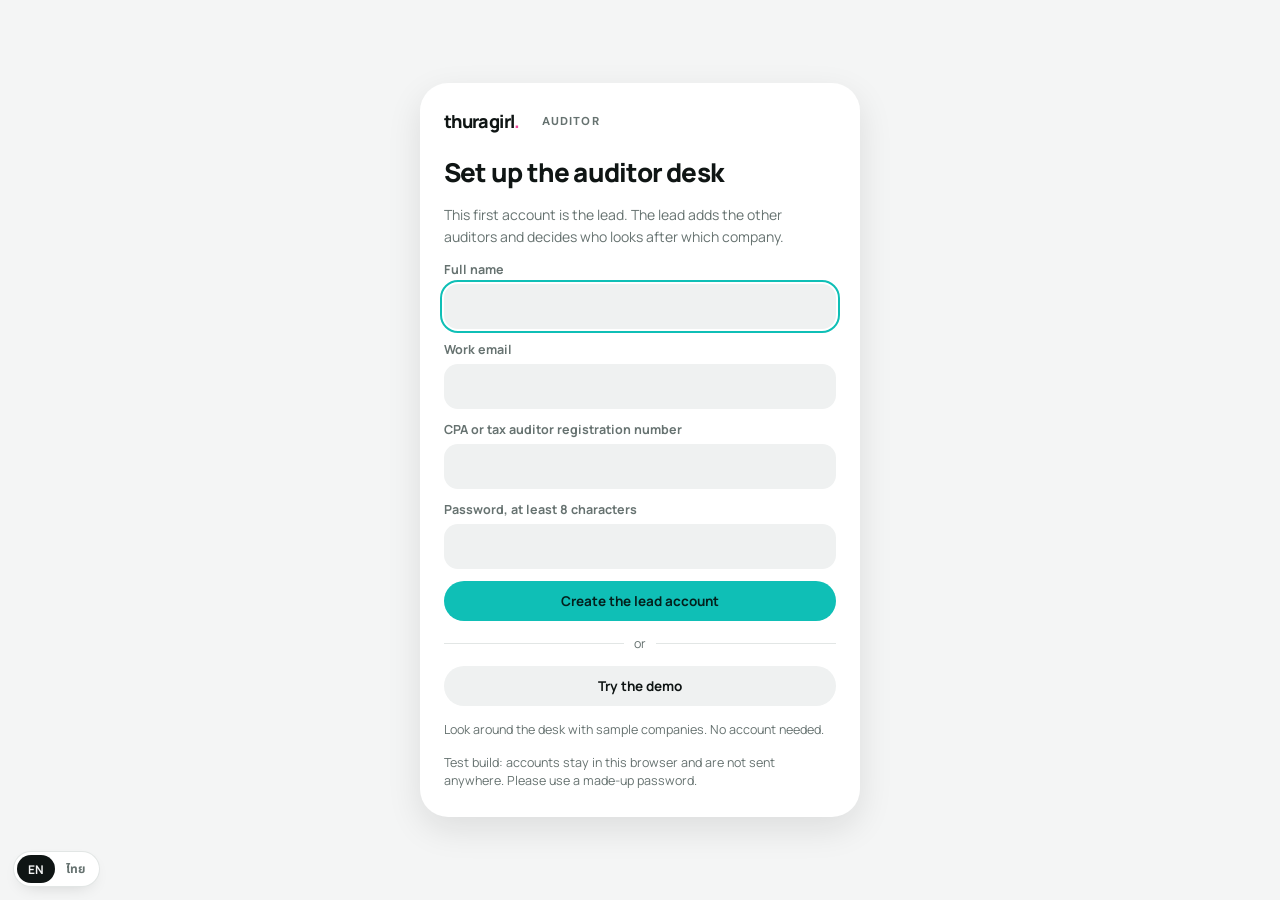
<file: auditorlogin/index.html>
<!doctype html>
<html lang="en">
<head>
<meta charset="utf-8">
<meta name="viewport" content="width=device-width,initial-scale=1,viewport-fit=cover">
<meta name="robots" content="noindex">
<title>Auditor sign-in · ThuraGirl</title>
<link rel="icon" href="../assets/favicon.svg">
<link rel="preconnect" href="https://fonts.googleapis.com">
<link rel="preconnect" href="https://fonts.gstatic.com" crossorigin>
<link rel="stylesheet" href="https://fonts.googleapis.com/css2?family=DM+Sans:opsz,wght@9..40,500;9..40,600;9..40,700&family=Manrope:wght@500;600;700;800&family=Noto+Sans+Thai:wght@500;600;700&display=swap">
<style>
  /* Layout: a work desk. Queue of companies on the left, the selected company's document checklist on the right. */
  :root{
    --bg:#F4F5F5; --surface:#FFFFFF; --soft:#EFF1F1; --ink:#0F1514; --mute:#667270; --line:#E2E6E5; --accent:#0FBFB6; --accent-ink:#04201D; --hint:#067A73; --tint:#E3F6F4;
    --bad:#C92342; --bad-bg:#FCE9ED; --warn:#96590A; --warn-bg:#FBEFD9; --shadow:0 12px 34px rgba(15,21,20,.10);
    --font:"Manrope","Noto Sans Thai",system-ui,-apple-system,"Segoe UI",sans-serif; --num:"DM Sans","Noto Sans Thai","Manrope",system-ui,sans-serif;
  }
  @media (prefers-color-scheme: dark){
    :root:not([data-theme="light"]){ --bg:#0B0E0E; --surface:#151919; --soft:#1F2424; --ink:#F1F4F3; --mute:#98A4A1; --line:#293030; --accent:#2DD4C8; --accent-ink:#04201D; --hint:#2DD4C8; --tint:#11302C;
      --bad:#FF8296; --bad-bg:#3A1820; --warn:#F0BC66; --warn-bg:#3A2C12; --shadow:0 16px 40px rgba(0,0,0,.5); color-scheme:dark }
  }
  :root[data-theme="dark"]{ --bg:#0B0E0E; --surface:#151919; --soft:#1F2424; --ink:#F1F4F3; --mute:#98A4A1; --line:#293030; --accent:#2DD4C8; --accent-ink:#04201D; --hint:#2DD4C8; --tint:#11302C;
    --bad:#FF8296; --bad-bg:#3A1820; --warn:#F0BC66; --warn-bg:#3A2C12; --shadow:0 16px 40px rgba(0,0,0,.5); color-scheme:dark }

  *{box-sizing:border-box;margin:0}
  body{background:var(--bg);color:var(--ink);font-family:var(--font);-webkit-font-smoothing:antialiased}
  button{font-family:inherit;color:inherit}
  :focus-visible{outline:2px solid var(--accent);outline-offset:2px}
  .num{font-family:var(--num);font-variant-numeric:tabular-nums}
  .i{width:18px;height:18px;stroke:currentColor;fill:none;stroke-width:1.5;stroke-linecap:round;stroke-linejoin:round;flex:none}
  .wrap{max-width:1320px;margin:0 auto;padding:18px max(16px,env(safe-area-inset-right,0px)) 40px max(16px,env(safe-area-inset-left,0px));display:grid;gap:16px}

  .top{display:flex;align-items:center;gap:12px;flex-wrap:wrap}
  .brand{display:flex;align-items:center;gap:8px;font-weight:800;font-size:18px;letter-spacing:-.035em}
  .brand b{font-weight:800}
  .brand i{font-style:normal;color:#EC4899}
  .brand span{font:700 11.5px var(--num);letter-spacing:.1em;text-transform:uppercase;color:var(--mute);background:var(--surface);border-radius:99px;padding:5px 10px;margin-left:4px}
  .url{font:600 12.5px var(--num);color:var(--mute)}
  .url b{color:var(--ink)}
  .seg{display:inline-flex;background:var(--surface);border-radius:99px;padding:4px;gap:2px}
  .seg button{border:0;background:none;font-weight:700;font-size:13px;color:var(--mute);padding:7px 15px;border-radius:99px;cursor:pointer}
  .seg button[aria-pressed="true"]{background:var(--ink);color:var(--bg)}
  .sp{flex:1}
  .me{display:flex;align-items:center;gap:8px;background:var(--surface);border-radius:99px;padding:5px 14px 5px 5px;font-size:13px;font-weight:700}
  .me b{width:28px;height:28px;border-radius:50%;background:var(--ink);color:var(--bg);display:grid;place-items:center;font-size:10.5px}

  .stats{display:grid;grid-template-columns:repeat(5,minmax(0,1fr));gap:10px}
  .stat{background:var(--surface);border:0;border-radius:20px;padding:14px 16px;text-align:left;cursor:pointer;display:grid;gap:4px}
  .stat[aria-pressed="true"]{box-shadow:inset 0 0 0 1.5px var(--ink)}
  .stat span{font-size:12.5px;font-weight:700;color:var(--mute)}
  .stat b{font:600 26px var(--num);letter-spacing:-.03em}

  /* one list of companies; a company opens in a focused view on top of it */
  .desk{display:grid;grid-template-columns:minmax(0,1fr);gap:16px;align-items:start}
  .desk:not(.detail) .right{display:none}
  .scrim{display:none}
  .gh{display:flex;align-items:baseline;gap:10px;padding:16px 12px 6px;border-top:1px solid var(--line);margin-top:6px}
  .gh:first-child{border-top:0;margin-top:0;padding-top:6px}
  .gh b{font-size:13px;font-weight:800;letter-spacing:-.01em}
  .gh span{font-size:12.5px;color:var(--mute)}
  .gh.attention b{color:var(--bad)}
  @media (min-width:901px){
    .q{grid-template-columns:repeat(2,minmax(0,1fr));column-gap:12px}
    .q .gh,.q .none{grid-column:1 / -1}
    .desk.detail .scrim{display:block;position:fixed;inset:0;background:rgba(10,14,14,.42);z-index:70;animation:fade .2s both}
    .desk.detail .right{position:fixed;top:24px;bottom:24px;left:50%;transform:translateX(-50%);width:min(900px,calc(100vw - 48px));overflow:auto;z-index:71;box-shadow:0 30px 80px rgba(0,0,0,.28);outline:0;animation:pop .22s both}
    body.focus{overflow:hidden}
  }
  @keyframes fade{from{opacity:0}}
  @keyframes pop{from{opacity:0;transform:translate(-50%,10px)}}
  .pane{background:var(--surface);border-radius:26px;padding:16px}
  .ph{display:flex;align-items:center;justify-content:space-between;gap:10px;padding:2px 6px 12px}
  .ph h2{font-size:17px;font-weight:800;letter-spacing:-.02em}
  .ph small{font-size:12.5px;font-weight:600;color:var(--mute)}
  .search{width:100%;border:0;background:var(--soft);border-radius:14px;padding:11px 14px;font:600 14px var(--font);color:var(--ink);margin-bottom:8px}
  .search::placeholder{color:var(--mute)}
  .q{display:grid;gap:2px}
  .co{width:100%;border:0;background:none;text-align:left;border-radius:18px;padding:12px;display:grid;grid-template-columns:minmax(0,1fr) auto;gap:8px 12px;cursor:pointer}
  .co:hover{background:var(--soft)}
  .co[aria-current="true"]{background:var(--soft);box-shadow:inset 0 0 0 1.5px var(--ink)}
  .co .nm{font-size:14.5px;font-weight:700;letter-spacing:-.01em}
  .co .ty{font-size:12.5px;color:var(--mute);margin-top:2px}
  .co .due{font-size:12.5px;font-weight:700;color:var(--mute);text-align:right;white-space:nowrap}
  .co .due.hot{color:var(--bad)}
  .co .due.ok{color:var(--hint)}
  .co .cnt{font:600 12.5px var(--num);color:var(--mute);text-align:right;margin-top:2px}
  .strip{grid-column:1 / -1;display:flex;flex-wrap:wrap;gap:5px}
  .fs{display:inline-flex;align-items:center;gap:5px;border-radius:99px;padding:4px 9px;font:700 11.5px var(--num);background:var(--soft);color:var(--mute)}
  .co[aria-current="true"] .fs,.co:hover .fs{background:var(--surface)}
  .fs::before{content:"";width:6px;height:6px;border-radius:50%;background:currentColor}
  .fs.done{color:var(--hint)} .fs.miss{color:var(--bad)} .fs.ask{color:var(--warn)} .fs.na{opacity:.55} .fs.na::before{display:none}
  .none{padding:28px 12px;text-align:center;color:var(--mute);font-size:14px}

  .dh{display:grid;gap:12px;padding:4px 6px 14px}
  .dh h2{font-size:22px;font-weight:800;letter-spacing:-.03em;line-height:1.15}
  .tags{display:flex;flex-wrap:wrap;gap:6px}
  .tag{font:600 12px var(--num);color:var(--mute);background:var(--soft);border-radius:99px;padding:5px 10px}
  .sum{display:grid;grid-template-columns:repeat(3,minmax(0,1fr));gap:8px}
  .sum div{background:var(--soft);border-radius:16px;padding:11px 13px}
  .sum dt{font-size:12px;font-weight:700;color:var(--mute)}
  .sum dd{font:600 20px var(--num);letter-spacing:-.02em;margin-top:3px}
  .bar{height:6px;border-radius:99px;background:var(--soft);overflow:hidden}
  .bar i{display:block;height:100%;background:var(--accent);border-radius:0 99px 99px 0;transition:width .3s}
  .acts{display:flex;flex-wrap:wrap;gap:8px}
  .btn{border:0;border-radius:99px;padding:11px 17px;font-weight:700;font-size:13.5px;cursor:pointer;display:inline-flex;align-items:center;gap:7px;background:var(--soft)}
  .btn.pri{background:var(--accent);color:var(--accent-ink)}
  .btn[disabled]{opacity:.4;cursor:default}
  .btn .i{width:16px;height:16px}
  .back{display:inline-flex}

  .sec{border-top:1px solid var(--line)}
  .sh{width:100%;border:0;background:none;display:flex;align-items:center;gap:10px;padding:14px 6px;cursor:pointer;text-align:left}
  .sh .t{flex:1;min-width:0}
  .sh b{font-size:15px;font-weight:800;letter-spacing:-.015em}
  .sh small{display:block;font-size:12.5px;color:var(--mute);margin-top:2px;font-weight:500}
  .sh .cv{width:16px;height:16px;color:var(--mute);transition:transform .2s}
  .sec.open .sh .cv{transform:rotate(180deg)}
  .pill{display:inline-flex;align-items:center;gap:5px;border-radius:99px;padding:4px 10px;font:700 12px var(--num);white-space:nowrap;background:var(--soft);color:var(--mute)}
  .pill .i{width:13px;height:13px;stroke-width:2}
  .pill.done{background:var(--tint);color:var(--hint)} .pill.miss{background:var(--bad-bg);color:var(--bad)} .pill.ask{background:var(--warn-bg);color:var(--warn)}
  .built{font:700 10.5px var(--num);letter-spacing:.08em;text-transform:uppercase;color:var(--mute);border:1px solid var(--line);border-radius:99px;padding:2px 7px;margin-left:6px;vertical-align:2px}
  .sb{display:none;padding:0 6px 14px}
  .sec.open .sb{display:grid}
  .doc{display:flex;align-items:center;gap:10px;padding:9px 0;border-top:1px solid var(--line)}
  .doc:first-child{border-top:0}
  .doc .ic{width:22px;height:22px;border-radius:50%;display:grid;place-items:center;flex:none;background:var(--soft);color:var(--mute)}
  .doc .ic .i{width:13px;height:13px;stroke-width:2}
  .doc.done .ic{background:var(--tint);color:var(--hint)} .doc.miss .ic{background:var(--bad-bg);color:var(--bad)} .doc.ask .ic{background:var(--warn-bg);color:var(--warn)}
  .doc .tx{flex:1;min-width:0;font-size:14px;line-height:1.4;font-weight:600}
  .doc .tx small{display:block;font-size:12.5px;font-weight:500;color:var(--mute)}
  .doc .mini{border:0;background:var(--soft);border-radius:99px;padding:7px 12px;font-weight:700;font-size:12.5px;cursor:pointer;white-space:nowrap}
  .doc .mini:hover{background:var(--ink);color:var(--bg)}
  .after{display:flex;flex-wrap:wrap;align-items:center;gap:6px;padding:12px 0 0;border-top:1px solid var(--line);font-size:12.5px;font-weight:700;color:var(--mute)}
  .after button{border:0;cursor:pointer}
  .trig{display:flex;align-items:center;gap:10px;justify-content:space-between;padding:12px 6px;border-top:1px solid var(--line);font-size:13.5px;font-weight:700}
  .trig small{display:block;font-weight:500;color:var(--mute);font-size:12.5px;margin-top:2px}
  .sw{width:42px;height:24px;border-radius:99px;border:0;background:var(--soft);position:relative;cursor:pointer;flex:none;box-shadow:inset 0 0 0 1.5px var(--line)}
  .sw::after{content:"";position:absolute;top:3px;left:3px;width:18px;height:18px;border-radius:50%;background:var(--mute);transition:transform .18s}
  .sw[aria-checked="true"]{background:var(--accent);box-shadow:none} .sw[aria-checked="true"]::after{transform:translateX(18px);background:var(--accent-ink)}
  .grp{font:700 11.5px var(--num);letter-spacing:.1em;text-transform:uppercase;color:var(--mute);padding:18px 6px 8px}
  .toast{position:fixed;left:50%;bottom:24px;transform:translateX(-50%);background:var(--ink);color:var(--bg);border-radius:99px;padding:11px 18px;font-weight:700;font-size:13.5px;box-shadow:var(--shadow);z-index:9;max-width:calc(100vw - 32px);text-align:center}
  .toast[hidden]{display:none}
  .foot{font-size:12.5px;line-height:1.55;color:var(--mute);max-width:80ch;padding:0 6px}

  @media (max-width:900px){
    .desk.detail .left{display:none}
    body.focus .stats{display:none}
    .stats{display:flex;overflow-x:auto;gap:8px;scrollbar-width:none;margin:0 -2px;padding:0 2px}
    .stats::-webkit-scrollbar{display:none}
    .stat{flex:none;display:flex;align-items:center;gap:8px;padding:9px 14px;border-radius:99px}
    .stat b{font-size:16px}
    .back{display:inline-flex}
    .stats{grid-template-columns:repeat(2,minmax(0,1fr))}
    .url{display:none}
    .pane{padding:12px;border-radius:22px}
    .doc{flex-wrap:wrap}
    .doc .tx{flex-basis:calc(100% - 34px)}
    .doc .pill{margin-left:32px}
    .me span{display:none} .me{padding:5px}
  }
  @media (prefers-reduced-motion:reduce){ .bar i,.sw::after,.sh .cv{transition:none} }
  .vw{position:fixed;inset:0;z-index:50;background:rgba(10,20,18,.38);display:grid;place-items:center;padding:16px}
  .vw[hidden]{display:none}
  .vw-c{background:var(--surface);border-radius:24px;padding:22px;width:min(520px,100%);display:grid;gap:12px;box-shadow:var(--shadow)}
  .vw-c small{color:var(--mute);font-weight:700;font-size:12.5px}
  .vw-c h3{font-size:18px;line-height:1.35}
  .vw-c p{color:var(--mute);font-size:14px;line-height:1.5}
  .vw-d{display:grid;grid-template-columns:max-content 1fr;gap:6px 16px;font-size:14px;margin:0}
  .vw-d dt{color:var(--mute);font-weight:600}
  .vw-d dd{margin:0;font-weight:600;word-break:break-word}
  .vw-c .acts{display:flex;gap:8px;justify-content:flex-end;flex-wrap:wrap}

  .sr{position:absolute;width:1px;height:1px;overflow:hidden;clip:rect(0 0 0 0);white-space:nowrap}
  [hidden]{display:none!important}
  .per select{border:0;background-color:var(--surface);color:var(--ink);font:700 13px var(--font);border-radius:99px;padding:9px 34px 9px 15px;cursor:pointer;-webkit-appearance:none;appearance:none;
    background-image:url("data:image/svg+xml,%3Csvg xmlns='http://www.w3.org/2000/svg' viewBox='0 0 24 24' fill='none' stroke='%23667270' stroke-width='2' stroke-linecap='round'%3E%3Cpath d='m6.5 9.5 5.5 5.5 5.5-5.5'/%3E%3C/svg%3E");background-repeat:no-repeat;background-position:right 12px center;background-size:14px}
  button.me{border:0;cursor:pointer}
  .scope{display:flex;margin-bottom:8px;background:var(--soft);width:100%}
  .scope button{flex:1;padding:7px 8px;font-size:12.5px}
  .samp{display:flex;align-items:center;gap:8px;font-size:12.5px;font-weight:700;color:var(--mute);padding:12px 6px 2px;cursor:pointer}
  .samp input{accent-color:var(--accent);width:16px;height:16px}
  .co .new{font:700 10.5px var(--num);letter-spacing:.06em;text-transform:uppercase;color:var(--hint);background:var(--tint);border-radius:99px;padding:2px 7px;margin-left:7px;vertical-align:2px}
  .sh small.dl{font-weight:700}
  .sh small.dl.hot{color:var(--bad)}
  .co .due.hot{color:var(--bad)}
  .dg{font:800 12px var(--font);color:var(--mute);padding:12px 0 2px;letter-spacing:.01em}
  .doc.sub{padding-left:14px}
  .doc.open .ic{background:var(--soft);color:var(--mute)}
  .assign{display:flex;align-items:center;gap:8px;font-size:13px;font-weight:700;color:var(--mute)}
  .assign label{display:flex;align-items:center;gap:8px}
  .assign select{border:0;background-color:var(--soft);color:var(--ink);font:700 13px var(--font);border-radius:12px;padding:9px 38px 9px 13px;max-width:260px;cursor:pointer}
  .assign select,.per select{-webkit-appearance:none;appearance:none;background-image:url("data:image/svg+xml,%3Csvg xmlns='http://www.w3.org/2000/svg' viewBox='0 0 24 24' fill='none' stroke='%23667270' stroke-width='2.2' stroke-linecap='round' stroke-linejoin='round'%3E%3Cpath d='m6.5 9.5 5.5 5.5 5.5-5.5'/%3E%3C/svg%3E");background-repeat:no-repeat;background-position:right 13px center;background-size:14px}
  @media (prefers-color-scheme: dark){ :root:not([data-theme="light"]) .assign select,:root:not([data-theme="light"]) .per select{background-image:url("data:image/svg+xml,%3Csvg xmlns='http://www.w3.org/2000/svg' viewBox='0 0 24 24' fill='none' stroke='%2398A4A1' stroke-width='2.2' stroke-linecap='round' stroke-linejoin='round'%3E%3Cpath d='m6.5 9.5 5.5 5.5 5.5-5.5'/%3E%3C/svg%3E")} }
  .gate{min-height:100vh;display:grid;place-items:center;padding:24px 16px}
  .gc{background:var(--surface);border-radius:28px;padding:26px 24px;width:min(440px,100%);display:grid;gap:14px;box-shadow:var(--shadow)}
  .gc h1{font-size:26px;font-weight:800;letter-spacing:-.03em;margin-top:6px}
  .gs{color:var(--mute);font-size:14px;line-height:1.55}
  .gs.sm,.gn{font-size:12.5px}
  .gn{color:var(--mute);line-height:1.5}
  .gor{display:flex;align-items:center;gap:10px;color:var(--mute);font-size:12.5px}.gor::before,.gor::after{content:"";flex:1;height:1px;background:var(--line)}
  .demo-bar{position:sticky;top:0;z-index:60;display:flex;align-items:center;justify-content:center;gap:12px;flex-wrap:wrap;padding:8px 16px;background:var(--soft);font-size:13px;font-weight:600}
  .demo-bar button{border:0;border-radius:99px;padding:6px 12px;font:inherit;font-weight:700;cursor:pointer;background:var(--ink,#0F1514);color:var(--surface,#fff)}
  .gf{display:grid;gap:12px}
  .fl{display:grid;gap:6px;font-size:12.5px;font-weight:700;color:var(--mute)}
  .fl input{border:0;background:var(--soft);border-radius:14px;padding:12px 14px;font:600 15px var(--font);color:var(--ink);width:100%}
  .ge{color:var(--bad);font-size:13px;font-weight:700;min-height:0}
  .ge:empty{display:none}
  .btn.wide,.gf .btn{justify-content:center;width:100%}
  .gf.row{grid-template-columns:repeat(3,minmax(0,1fr)) auto;align-items:end}
  .gf.row .btn{width:auto}
  .gf.row .ge{grid-column:1 / -1}
  .vw-c{max-height:calc(100vh - 32px);overflow:auto}
  .dlh{display:flex;justify-content:space-between;align-items:center;gap:10px}
  .srow{display:flex;justify-content:space-between;align-items:center;gap:12px;padding:10px 0;border-top:1px solid var(--line)}
  .srow b{font-size:14px} .srow small{display:block;color:var(--mute);font-size:12.5px;margin-top:2px;line-height:1.45}
  .srow .mini,.after .mini{border:0;background:var(--soft);border-radius:99px;padding:7px 12px;font-weight:700;font-size:12.5px;cursor:pointer;white-space:nowrap}
  .vw-c .grp{padding:10px 0 0}
  .qr{width:180px;height:180px;margin:0 auto;display:grid;place-items:center;font-size:12.5px;color:var(--mute);text-align:center}
  .qr svg{width:100%;height:100%;border-radius:12px}
  .key{display:block;text-align:center;font:700 14px var(--num);letter-spacing:.06em;background:var(--soft);border-radius:12px;padding:10px}
  .codes{display:grid;grid-template-columns:1fr 1fr;gap:8px}
  .codes code{font:700 14px var(--num);background:var(--soft);border-radius:10px;padding:8px;text-align:center}
  @media (max-width:900px){ .per select{padding:8px 30px 8px 12px} .gf.row{grid-template-columns:1fr} .gf.row .btn{width:100%} .assign select{max-width:none;flex:1} }
  /* EN / ไทย switch */
  .lng{position:fixed;left:14px;bottom:14px;z-index:70;display:inline-flex;background:var(--surface);border-radius:99px;padding:3px;box-shadow:0 0 0 1px var(--line),0 6px 18px -8px rgba(0,0,0,.2)}
  .lng button{border:0;background:none;color:var(--mute);font:700 12px var(--font);height:28px;padding:0 11px;border-radius:99px;cursor:pointer}
  .lng button[aria-pressed="true"]{background:var(--ink);color:var(--bg)}
</style>
<script>window.AUD_LOGIN = true;</script>
</head>
<body>
<svg width="0" height="0" style="position:absolute" aria-hidden="true">
  <symbol id="i-check" viewBox="0 0 24 24"><path d="m5.5 12.5 4.2 4.2L18.5 8"/></symbol>
  <symbol id="i-x" viewBox="0 0 24 24"><path d="m6.5 6.5 11 11m0-11-11 11"/></symbol>
  <symbol id="i-clock" viewBox="0 0 24 24"><circle cx="12" cy="12" r="8.5"/><path d="M12 7.5V12l3 1.8"/></symbol>
  <symbol id="i-chev" viewBox="0 0 24 24"><path d="m6.5 9.5 5.5 5.5 5.5-5.5"/></symbol>
  <symbol id="i-chevl" viewBox="0 0 24 24"><path d="m14.5 6.5-5.5 5.5 5.5 5.5"/></symbol>
  <symbol id="i-send" viewBox="0 0 24 24"><path d="M20 4 10.5 13.5M20 4l-6 16-3.500-6.500L4 10z"/></symbol>
  <symbol id="i-lock" viewBox="0 0 24 24"><rect x="5.5" y="10.5" width="13" height="9.5" rx="2.5"/><path d="M8.500 10.500v-3a3.500 3.500 0 0 1 7 0v3"/></symbol>
  <symbol id="i-dash" viewBox="0 0 24 24"><path d="M7 12h10"/></symbol>
</svg>

<div class="gate" id="gate" hidden></div>
<div class="wrap" id="app" hidden>
  <header class="top">
    <div class="brand"><b>thuragirl<i>.</i></b><span>Auditor</span></div>
    <div class="url">thuragirl.com<b>/auditor</b></div>
    <div class="sp"></div>
    <div class="seg" id="mode" role="group" aria-label="Close type">
      <button type="button" data-m="month" aria-pressed="true">Monthly close</button>
      <button type="button" data-m="year" aria-pressed="false">Yearly close</button>
    </div>
    <label class="per" id="perw"><span class="sr">Month</span><select id="per" aria-label="Month to close"></select></label>
    <button type="button" class="me" id="me" aria-haspopup="dialog"><b id="me-i"></b><span id="me-n"></span></button>
  </header>

  <div class="stats" id="stats" role="group" aria-label="Filter the queue"></div>

  <div class="desk" id="desk">
    <section class="pane left" aria-label="Company queue">
      <div class="ph"><h2>Companies</h2><small id="qn"></small></div>
      <div class="seg scope" id="scope" role="group" aria-label="Whose companies"></div>
      <input class="search" id="search" type="search" placeholder="Find a company" aria-label="Find a company">
      <div class="q" id="queue"></div>
      <label class="samp"><input type="checkbox" id="samples"> Show sample companies</label>
    </section>
    <div class="scrim" id="scrim" aria-hidden="true"></div>
    <section class="pane right" id="detail" aria-label="Company documents" tabindex="-1"></section>
  </div>
  <p class="foot">Test build. Companies that sign up in this browser join the queue and get their requests on their own dashboard. The sample companies are made up. Accounts, assignments and documents stay in this browser until the live backend is connected. Due dates assume e-filing (paper dates shown too), move weekend dates to Monday, and do not yet skip public holidays.</p>
</div>
<div class="toast" id="toast" role="status" hidden></div>

<script>
(function(){
  var $ = function(s, r){ return (r || document).querySelector(s); };
  function el(tag, cls, text){ var n = document.createElement(tag); if (cls) n.className = cls; if (text != null) n.textContent = text; return n; }
  function ico(id){ return '<svg class="i"><use href="#' + id + '"/></svg>'; }
  function btn(cls, text, fn){ var b = el("button", cls, text); b.type = "button"; if (fn) b.addEventListener("click", fn); return b; }
  function load(k, d){ try { var v = JSON.parse(localStorage.getItem(k) || "null"); return v == null ? d : v; } catch (e) { return d; } }
  function store(k, v){ try { localStorage.setItem(k, JSON.stringify(v)); } catch (e) {} }
  function has(o, k){ return Object.prototype.hasOwnProperty.call(o, k); }
  function H(s){ var h = 7; for (var i = 0; i < s.length; i++) h = (h * 31 + s.charCodeAt(i)) >>> 0; h ^= h >>> 13; h = Math.imul(h, 2654435761) >>> 0; return (h % 10007) / 10007; }

  /* ── the checklist. A line that names several documents is split, so each one gets its own tick. */
  var WHT = [
    ["Full payment list", ["Supplier payments", "Bank payments", "Petty cash", "Card payouts", "Platform payouts"]],
    "Payee record: tax ID, person or company, branch, address",
    ["Work done", ["Contract or scope of work", "Invoice", "Service acceptance"]],
    ["Proof of payment", ["Payment voucher", "Bank proof with date paid"]],
    "Withholding certificates issued (50 ทวิ)",
    ["For corrections", ["Earlier forms", "Earlier certificates"]]];
  var M7 = { p: 7, e: 15 };
  var SETS = {
    month: { forms: [
      { id: "books", short: "Books", name: "Books", sub: "Every month, no form", list: [
        ["Statements for the full month", ["Bank statements", "Card statements", "Wallet statements"]],
        ["Reconciliations", ["Bank", "Customer balances", "Supplier balances"]],
        ["Adjustment entries", ["Entries", "Supporting documents"]],
        ["Trial balance and ledger", ["Trial balance (all account balances)", "General ledger"]],
        "List of open exceptions"] },
      { id: "pp30", short: "ภ.พ.30", name: "ภ.พ.30", sub: "VAT return", built: 1, needs: "vat", due: { p: 15, e: 23 }, list: [
        ["Sales documents", ["Sales tax invoices", "Receipts", "Credit notes", "Debit notes"]],
        ["Orders and delivery", ["Orders or contracts", "Delivery or service acceptance"]],
        ["Sales channels", ["Sales channel exports", "Platform settlements", "Payment-provider statements"]],
        ["Supplier documents", ["Full tax invoices", "Credit notes", "Debit notes"]],
        ["Purchases", ["Purchase orders", "Goods or service received", "Proof of payment"]],
        ["VAT reports", ["Sales VAT report", "Purchase VAT report"]],
        ["Last month", ["ภ.พ.30", "Receipt", "Overpaid VAT carried forward"]],
        ["Registration", ["VAT registration (ภ.พ.20)", "Branch list", "Approval for combined filing"]]] },
      { id: "pnd3", short: "ภ.ง.ด.3", name: "ภ.ง.ด.3", sub: "Withholding tax: payments to individuals", built: 1, due: M7, list: WHT },
      { id: "pnd53", short: "ภ.ง.ด.53", name: "ภ.ง.ด.53", sub: "Withholding tax: payments to companies", built: 1, due: M7, list: WHT },
      { id: "pnd1", short: "ภ.ง.ด.1", name: "ภ.ง.ด.1", sub: "Withholding tax on salaries", built: 1, needs: "staff", due: M7, list: [
        "Employee list: joiners and leavers", "Employment contracts", "Payroll register: gross, deductions, net",
        ["Payroll payment", ["Bank payroll file", "Proof of payment"]], "Payroll journal entry"] },
      { id: "sso", short: "สปส.1-10", name: "สปส.1-10", sub: "Social security", built: 1, needs: "sso", due: { p: 15, e: 15 }, list: [
        "Employee list with status: active, joined, left, unpaid leave",
        ["HR changes", ["Resignations", "Terminations", "Start dates"]],
        ["Pay inputs", ["Attendance", "Overtime", "Commission", "Bonus"]],
        "Payroll register with wage base and both contributions",
        ["Payroll payment", ["Bank payroll file", "Proof of payment"]],
        ["The form", ["Part 1", "Part 2", "Submission response", "Official receipt"]]] }
    ], trig: [
      { id: "pp36", short: "ภ.พ.36", name: "ภ.พ.36", sub: "VAT paid on behalf of a foreign supplier", due: M7, list: ["Foreign contract", "Invoice", "Proof of where the service was used", "Remittance proof", "Exchange rate source"] },
      { id: "pnd54", short: "ภ.ง.ด.54", name: "ภ.ง.ด.54", sub: "Payments abroad", due: M7, list: ["Payee country", "Tax residency certificate", "Contract", "Invoice", "Remittance proof", "Exchange rate source"] },
      { id: "pnd2", short: "ภ.ง.ด.2", name: "ภ.ง.ด.2", sub: "Royalties, interest, dividends. Same documents as ภ.ง.ด.3 and 53", due: M7, list: WHT }
    ] },
    year: { forms: [
      { id: "ybooks", short: "Books", name: "Books", sub: "Year-end books", packs: 1, list: [
        ["Final and locked", ["Trial balance", "Ledger", "Sub-ledgers"]],
        ["Year-end adjustments", ["Entries", "Supporting documents"]],
        ["Schedules", ["Fixed assets and depreciation", "Accruals", "Provisions", "Loans", "Stock count"]]] },
      { id: "pnd51", short: "ภ.ง.ด.51", name: "ภ.ง.ด.51", sub: "Half-year corporate income tax", ydue: "h51", list: [
        ["Year to date", ["Trial balance", "Management accounts"]],
        ["Full-year forecast", ["Profit forecast", "Assumptions"]],
        ["Losses and incentives", ["Tax losses brought forward", "BOI incentives", "SME status"]],
        "Withholding certificates received (tax credits)",
        ["Earlier ภ.ง.ด.51", ["Payment", "Receipt"]]] },
      { id: "pnd50", short: "ภ.ง.ด.50", name: "ภ.ง.ด.50", sub: "Annual corporate income tax", ydue: "y50", list: [
        ["Final accounts", ["Financial statements", "Notes", "Audit report"]],
        "Bridge from accounting profit to taxable profit",
        ["Schedules", ["Tax depreciation", "Donations", "Entertainment", "Non-deductible expenses", "Tax losses"]],
        ["Credits", ["ภ.ง.ด.51 payment", "Withholding certificates received"]],
        "Related-party transaction records"] },
      { id: "pnd1k", short: "ภ.ง.ด.1ก", name: "ภ.ง.ด.1ก", sub: "Annual payroll summary, for the calendar year", needs: "staff", ydue: "y1k", list: [
        "Full-year payroll, matched to the 12 monthly ภ.ง.ด.1 forms", "Annual withholding certificates for employees (50 ทวิ)"] },
      { id: "dbd", short: "DBD", name: "DBD financial statements", sub: "Annual filing with DBD", ydue: "dbd", list: [
        ["Final statements", ["Statements with last year's figures", "Notes"]],
        "Signed audit report with the CPA's name and registration number",
        ["Board and AGM", ["Board documents", "AGM notice", "AGM minutes"]],
        ["Filing files", ["Statements in DBD's electronic format", "Audit report PDF", "Notes PDF"]],
        ["After filing", ["Submission reference", "Accepted status"]]] },
      { id: "boj5", short: "บอจ.5", name: "บอจ.5", sub: "Shareholder list", ydue: "boj5", list: ["Share register as of the AGM date", "Share transfers during the year", "Capital and share data"] }
    ], trig: [] }
  };
  ["month", "year"].forEach(function(m){ SETS[m].forms.concat(SETS[m].trig).forEach(function(f){
    f.items = []; f.list.forEach(function(x){ if (typeof x === "string") f.items.push({ id: String(f.items.length), d: x }); else x[1].forEach(function(s){ f.items.push({ id: String(f.items.length), d: s, g: x[0] }); }); });
  }); });
  var AFTER = ["Submission response", "Payment proof", "Official receipt"];

  /* ── dates. Thai filing deadlines; weekend dates roll to Monday. */
  var MN = ["January", "February", "March", "April", "May", "June", "July", "August", "September", "October", "November", "December"];
  var NOW = new Date(), TODAY = new Date(NOW.getFullYear(), NOW.getMonth(), NOW.getDate());
  function eom(y, m){ return new Date(y, m + 1, 0); }
  function addD(d, n){ var x = new Date(d); x.setDate(x.getDate() + n); return x; }
  function biz(d){ var x = new Date(d); while (x.getDay() === 0 || x.getDay() === 6) x.setDate(x.getDate() + 1); return x; }
  function fmt(d){ return d.getDate() + " " + MN[d.getMonth()].slice(0, 3) + (d.getFullYear() !== NOW.getFullYear() ? " " + d.getFullYear() : ""); }
  function days(d){ return Math.round((d - TODAY) / 864e5); }
  function mkey(y, m){ var d = new Date(y, m, 1); return d.getFullYear() + "-" + ("0" + (d.getMonth() + 1)).slice(-2); }
  function kym(k){ return [+k.slice(0, 4), +k.slice(5, 7) - 1]; }
  function mlabel(k){ var a = kym(k); return MN[a[1]] + " " + a[0]; }
  var PM = mkey(NOW.getFullYear(), NOW.getMonth() - 1), PREV = mkey(NOW.getFullYear(), NOW.getMonth() - 2);
  function fyEnd(co){ var fe = (co.fe || 12) - 1, E = eom(TODAY.getFullYear() - 1, fe); while (eom(E.getFullYear(), E.getMonth() + 5) < TODAY) E = eom(E.getFullYear() + 1, fe); return E; }
  function perOf(co){ if (mode === "month") return mper; var E = fyEnd(co); return "FY" + mkey(E.getFullYear(), E.getMonth()); }
  function dueOf(co, f, per){
    if (f.due){ var a = kym(per); return { p: biz(new Date(a[0], a[1] + 1, f.due.p)), e: biz(new Date(a[0], a[1] + 1, f.due.e)) }; }
    if (!f.ydue) return null;
    var E = fyEnd(co), Y = E.getFullYear(), M = E.getMonth(), agm = eom(Y, M + 4), p, e;
    if (f.ydue === "h51"){ p = eom(Y, M - 4); e = addD(p, 8); }
    else if (f.ydue === "y50"){ p = addD(E, 150); e = addD(p, 8); }
    else if (f.ydue === "y1k"){ p = eom(Y + 1, 1); e = addD(p, 8); }
    else if (f.ydue === "dbd"){ p = e = eom(Y, M + 5); }
    else { p = e = addD(agm, 14); }
    return { p: biz(p), e: biz(e) };
  }

  /* ── companies */
  var COS = [
    { id: "s0", n: "Bangkok Bites Co., Ltd.", t: "Restaurant · Bangkok", vat: 1, sso: 1, staff: 7, c: .78 },
    { id: "s1", n: "Chiang Mai Crafts Studio", t: "Craft and manufacturing · Chiang Mai", vat: 1, sso: 1, staff: 4, c: .5 },
    { id: "s2", n: "Phuket Digital Agency", t: "Services and agency · Phuket", vat: 1, sso: 1, staff: 12, c: 1, fe: 6 },
    { id: "s3", n: "Nimman Coffee Roasters", t: "Cafe and bakery · Chiang Mai", vat: 0, sso: 1, staff: 5, c: .9 },
    { id: "s4", n: "Siam Glow Salon", t: "Beauty and salon · Bangkok", vat: 0, sso: 0, staff: 0, c: .62 },
    { id: "s5", n: "Baan Suan Online", t: "Online and e-commerce · Nonthaburi", vat: 1, sso: 0, staff: 0, c: .4, lag: 1 },
    { id: "s6", n: "Rayong Parts Manufacturing", t: "Manufacturing · Rayong", vat: 1, sso: 1, staff: 38, c: 2 },
    { id: "s7", n: "Krabi Dive Tours", t: "Services and agency · Krabi", vat: 1, sso: 1, staff: 9, c: .86, fe: 9 }
  ].map(function(c){ c.sample = 1; return c; });
  function readOwners(){ return load("tg.v2", {}); }
  function realCos(){
    var DB = readOwners(), out = [];
    Object.keys(DB.users || {}).forEach(function(k){
      var u = DB.users[k]; if (!u.onboarded) return;
      var name = u.path === "new" ? (u.reg && u.reg.names && u.reg.names[0] ? "บริษัท " + u.reg.names[0] + " จำกัด" : "New company (not registered yet)") : (u.company && u.company.name) || u.email;
      out.push({ id: "u:" + k, real: k, n: name, t: (u.company && u.company.type ? u.company.type : u.path === "new" ? "Registering" : "Company") + " · " + (u.name || u.email),
        vat: u.setup && u.setup.vat === "Yes" ? 1 : 0, sso: u.setup && u.setup.sso === "Yes" ? 1 : 0, staff: (u.team || []).length, c: 0, fe: u.reg && +u.reg.fy ? +u.reg.fy : 12, joined: u.created || Date.now() });
    });
    return out;
  }
  var ALL = [];
  function refreshCos(){ ALL = realCos().concat(COS); }
  function cosShown(){ return ALL.filter(function(c){ return !c.sample || showSamples; }); }

  /* ── state: what the auditor changed, on top of each company's starting point */
  var SAVE = "tg.aud2", S0 = load(SAVE, {});
  var ST = S0.ST || {}, FILED = S0.FILED || {}, AFT = S0.AFT || {}, CLOSED = S0.CLOSED || {}, TRIG = S0.TRIG || {}, FILE = {};
  function persist(){ store(SAVE, { ST: ST, FILED: FILED, AFT: AFT, CLOSED: CLOSED, TRIG: TRIG }); }
  function K(){ return [].slice.call(arguments).join("|"); }
  function isMonth(per){ return per.indexOf("FY") !== 0; }
  function sampleFiledAuto(co, per, f){
    if (isMonth(per)){
      if (per < PM) return !(co.lag && per === PREV);
      if (per === PM){ var d = dueOf(co, f, per); return co.c >= 2 || !!(d && d.e < TODAY && H(K(co.id, per, f.id, "f")) < .88); }
      return false;
    }
    var dd = dueOf(co, f, per); return !!(dd && dd.e < TODAY && !co.lag);
  }
  function realDoc(co, per, f, it){
    var u = (readOwners().users || {})[co.real]; if (!u || !isMonth(per)) return 0;
    var d = it.d, g = it.g || "";
    if (f.id === "books" && /^Bank statements/.test(d)) return (u.banks || []).length || u.stmt ? "auto" : 0;
    if (f.id === "pp30" && g === "Sales documents" && /Sales tax invoices|Receipts/.test(d)) return (u.invoices || []).length ? "auto" : 0;
    if (f.id === "pp30" && g === "Supplier documents" && /Full tax invoices/.test(d)) return (u.bills || []).length ? "auto" : 0;
    if (/Payroll register|Employee list/.test(d)) return (u.team || []).length ? "auto" : 0;
    return 0;
  }
  function docSt(co, per, f, it){
    var k = K(co.id, per, f.id, it.id); if (has(ST, k)) return ST[k];
    if (co.real) return realDoc(co, per, f, it) || "miss";
    var r = H(k), r2 = H(k + "s"), got = r2 < .62 ? "auto" : "client";
    if (isMonth(per) && per < PM) return co.lag && per === PREV && r < .3 ? "miss" : got;
    if (sampleFiledAuto(co, per, f)) return got;
    var c = isMonth(per) ? co.c : Math.min(1, co.c * .7);
    return r < c ? got : (H(k + "x") < .35 ? "ask" : "miss");
  }
  function isFiled(co, per, f){ var k = K(co.id, per, f.id); return has(FILED, k) ? !!FILED[k] : !co.real && sampleFiledAuto(co, per, f); }
  function aftOn(co, per, f, ai){ var k = K(co.id, per, f.id, "a" + ai); return has(AFT, k) ? !!AFT[k] : !co.real && isFiled(co, per, f) && !has(FILED, K(co.id, per, f.id)) && (per < PM || H(k) < .8); }
  function isClosed(co, per){ var k = K(co.id, per); if (has(CLOSED, k)) return !!CLOSED[k]; if (co.real || !isMonth(per)) return false; return per < PM ? !(co.lag && per === PREV) : co.c >= 2; }
  function trigOn(co, per, f){ var k = K(co.id, per, f.id); return has(TRIG, k) ? !!TRIG[k] : co.id === "s0" && per === PM && f.id === "pnd54"; }

  // the yearly "12 monthly packs" are the monthly closes themselves
  function packs(co){
    var E = fyEnd(co), out = [];
    for (var i = 11; i >= 0; i--){
      var y = E.getFullYear(), m = E.getMonth() - i, key = mkey(y, m), a = kym(key), ended = eom(a[0], a[1]) < TODAY;
      out.push({ id: "p" + key, d: MN[a[1]] + " " + a[0], g: "12 monthly packs", pack: key, st: !ended ? "open" : isClosed(co, key) ? "auto" : "miss" });
    }
    return out;
  }
  function itemsOf(co, f){ return f.packs ? packs(co).concat(f.items) : f.items; }
  function stOf(co, per, f, it){ return it.pack ? it.st : docSt(co, per, f, it); }

  function applies(co, f){ return !f.needs || (f.needs === "vat" ? co.vat : f.needs === "sso" ? co.sso : co.staff > 0); }
  function activeForms(co, per){ var S = SETS[mode]; return S.forms.filter(function(f){ return applies(co, f); }).concat(S.trig.filter(function(f){ return trigOn(co, per, f); })); }
  function formStat(co, per, f){
    var o = { got: 0, ask: 0, miss: 0, open: 0, n: 0 };
    itemsOf(co, f).forEach(function(it){ var s = stOf(co, per, f, it); o.n++; if (s === "miss") o.miss++; else if (s === "ask") o.ask++; else if (s === "open") o.open++; else o.got++; });
    o.filed = isFiled(co, per, f); o.due = dueOf(co, f, per);
    // a deadline that passed before the company joined ThuraGirl was theirs to meet, not ours
    o.pre = !!(o.due && co.joined && o.due.e < new Date(new Date(co.joined).setHours(0, 0, 0, 0)) && !o.filed); return o;
  }
  function coStat(co){
    var per = perOf(co), o = { got: 0, ask: 0, miss: 0, open: 0, n: 0, filed: 0, forms: 0, due: null, per: per };
    activeForms(co, per).forEach(function(f){
      var s = formStat(co, per, f); o.got += s.got; o.ask += s.ask; o.miss += s.miss; o.open += s.open; o.n += s.n;
      if (f.id !== "books" && f.id !== "ybooks"){ o.forms++; if (s.filed) o.filed++; }
      if (!s.filed && !s.pre && s.due && (!o.due || s.due.e < o.due.e)) o.due = s.due;
    });
    o.closed = isClosed(co, per);
    o.stage = o.closed ? "filed" : (o.miss + o.ask + o.open) ? "collect" : "ready"; return o;
  }
  function dueText(s){
    if (s.closed) return ["Closed", "ok"];
    if (!s.due) return [s.stage === "ready" ? "Ready to close" : "Collecting", s.stage === "ready" ? "ok" : ""];
    var d = days(s.due.e);
    return [d < 0 ? Math.abs(d) + (d === -1 ? " day late" : " days late") : d === 0 ? "Due today" : d <= 14 ? "Due in " + d + (d === 1 ? " day" : " days") : "Due " + fmt(s.due.e), d <= 0 ? "hot" : ""];
  }

  /* ── auditor accounts: password, then an authenticator code if it's on; or a passkey */
  var AU = load("tg.aud.users", {}), ME = null;
  function saveAU(){ store("tg.aud.users", AU); }
  var ASSIGN = load("tg.aud.assign", {});
  function saveAssign(){ store("tg.aud.assign", ASSIGN); }
  function leadEmail(){ var l = Object.keys(AU).filter(function(k){ return AU[k].role === "lead"; }).sort(function(x, y){ return (AU[x].demo ? 1 : 0) - (AU[y].demo ? 1 : 0); })[0]; return l || null; }
  function owner(co){ return has(ASSIGN, co.id) ? ASSIGN[co.id] : co.sample ? leadEmail() : null; }
  function isLead(){ return ME && ME.role === "lead"; }
  function initials(n){ return (n || "?").split(/\s+/).filter(Boolean).slice(0, 2).map(function(w){ return w.charAt(0).toUpperCase(); }).join(""); }
  function digest(t){ return crypto.subtle.digest("SHA-256", new TextEncoder().encode(t)).then(function(b){ return Array.prototype.map.call(new Uint8Array(b), function(x){ return ("0" + x.toString(16)).slice(-2); }).join(""); }); }
  function rnd(n){ var a = new Uint8Array(n); crypto.getRandomValues(a); return a; }
  function b64u(buf){ var s = "", a = new Uint8Array(buf); for (var i = 0; i < a.length; i++) s += String.fromCharCode(a[i]); return btoa(s).replace(/\+/g, "-").replace(/\//g, "_").replace(/=+$/, ""); }
  function hexs(a){ return Array.prototype.map.call(a, function(x){ return ("0" + x.toString(16)).slice(-2); }).join(""); }
  var B32 = "ABCDEFGHIJKLMNOPQRSTUVWXYZ234567";
  function b32(bytes){ var bits = "", out = ""; for (var i = 0; i < bytes.length; i++) bits += ("00000000" + bytes[i].toString(2)).slice(-8); for (var j = 0; j + 5 <= bits.length; j += 5) out += B32[parseInt(bits.substr(j, 5), 2)]; return out; }
  function unb32(s){ var bits = "", out = []; s.toUpperCase().split("").forEach(function(c){ bits += ("00000" + B32.indexOf(c).toString(2)).slice(-5); }); for (var i = 0; i + 8 <= bits.length; i += 8) out.push(parseInt(bits.substr(i, 8), 2)); return new Uint8Array(out); }
  function totp(secret, step){
    var c = new Uint8Array(8), n = step; for (var i = 7; i >= 0; i--){ c[i] = n & 255; n = Math.floor(n / 256); }
    return crypto.subtle.importKey("raw", unb32(secret), { name: "HMAC", hash: "SHA-1" }, false, ["sign"]).then(function(k){ return crypto.subtle.sign("HMAC", k, c); }).then(function(sig){
      var h = new Uint8Array(sig), o = h[19] & 15, v = ((h[o] & 127) << 24) | (h[o + 1] << 16) | (h[o + 2] << 8) | h[o + 3]; return ("000000" + (v % 1e6)).slice(-6);
    });
  }
  function totpOk(secret, code){ var s = Math.floor(Date.now() / 30000); return Promise.all([s - 1, s, s + 1].map(function(x){ return totp(secret, x); })).then(function(a){ return a.indexOf(code) >= 0; }); }
  function mkCodes(){ var out = []; for (var i = 0; i < 10; i++){ var s = hexs(rnd(5)); out.push({ c: s.slice(0, 5) + "-" + s.slice(5), used: 0 }); } return out; }
  function pkOk(){ return !!(window.PublicKeyCredential && navigator.credentials && navigator.credentials.create) && window.isSecureContext; }
  var qrP = null;
  function qrSvg(text){
    if (!qrP) qrP = window.qrcode ? Promise.resolve() : new Promise(function(ok, no){ var s = document.createElement("script"); s.src = "../assets/vendor/qrcode.js"; s.onload = ok; s.onerror = no; document.head.appendChild(s); });
    return qrP.then(function(){
      var q = qrcode(0, "M"); q.addData(text); q.make(); var n = q.getModuleCount(), m = 2, path = "";
      for (var r = 0; r < n; r++) for (var c = 0; c < n; c++) if (q.isDark(r, c)) path += "M" + (c + m) + " " + (r + m) + "h1v1h-1z";
      return '<svg viewBox="0 0 ' + (n + m * 2) + " " + (n + m * 2) + '" role="img" aria-label="QR code for your authenticator app" shape-rendering="crispEdges"><rect width="100%" height="100%" fill="#fff"/><path d="' + path + '" fill="#0F1514"/></svg>';
    });
  }
  var SESSION_H = 12;
  var LOGIN = !!window.AUD_LOGIN;
  function startSession(acc){ store("tg.aud.session", { email: acc.email, at: Date.now() }); acc.last = Date.now(); saveAU(); ME = acc; if (LOGIN) location.href = "../auditor/"; else boot(); }
  function signOut(){ try { localStorage.removeItem("tg.aud.session"); } catch (e) {} if (ME && ME.demo){ var de = ME.email; delete AU[de]; saveAU(); Object.keys(ASSIGN).forEach(function(k){ if (ASSIGN[k] === de) delete ASSIGN[k]; }); saveAssign(); var db2 = readOwners(); Object.keys(db2.users || {}).forEach(function(k){ var u = db2.users[k]; if (u.auditor && u.auditor.name === "Demo Auditor") delete u.auditor; }); store("tg.v2", db2); } ME = null; closeDlg(); location.href = "../auditorlogin/"; }

  function field(label, type, auto, val){
    var w = el("label", "fl"); w.appendChild(el("span", "", label)); var i = el("input"); i.type = type || "text"; if (auto) i.autocomplete = auto; if (val) i.value = val; w.appendChild(i); return [w, i];
  }
  function gateCard(title, sub){
    var g = $("#gate"); g.textContent = ""; g.hidden = false; $("#app").hidden = true;
    var c = el("div", "gc"); c.innerHTML = '<div class="brand"><b>thuragirl<i>.</i></b><span>Auditor</span></div>';
    c.appendChild(el("h1", "", title)); if (sub) c.appendChild(el("p", "gs", sub)); g.appendChild(c); return c;
  }
  /* demo: look around the desk as a lead auditor with sample companies, no account needed */
  var DEMO = "demo-auditor@thuragirl.test";
  function demoBtn(c){
    c.appendChild(el("div", "gor", "or"));
    c.appendChild(btn("btn wide", "Try the demo", function(){
      AU[DEMO] = AU[DEMO] || { email: DEMO, name: "Demo Auditor", cpa: "", role: "lead", demo: true, at: Date.now(), passkeys: [] };
      saveAU(); store("tg.aud.samples", true); startSession(AU[DEMO]);
    }));
    c.appendChild(el("p", "gs sm", "Look around the desk with sample companies. No account needed."));
  }
  function demoStrip(){
    var old = $("#aud-demo"); if (old) old.remove(); if (!ME || !ME.demo) return;
    var d = el("div", "demo-bar"); d.id = "aud-demo"; d.appendChild(el("span", "", "Demo with sample companies"));
    d.appendChild(btn("", "Leave the demo", signOut)); document.body.insertBefore(d, document.body.firstChild);
  }
  function testNote(c){ c.appendChild(el("p", "gn", "Test build: accounts stay in this browser and are not sent anywhere. Please use a made-up password.")); }
  function setupScreen(){
    var c = gateCard("Set up the auditor desk", "This first account is the lead. The lead adds the other auditors and decides who looks after which company.");
    var f = el("form", "gf"), n = field("Full name", "text", "name"), e = field("Work email", "email", "email"), cpa = field("CPA or tax auditor registration number", "text", "off"), p = field("Password, at least 8 characters", "password", "new-password");
    [n, e, cpa, p].forEach(function(x){ f.appendChild(x[0]); });
    var err = el("div", "ge"); f.appendChild(err); var b = el("button", "btn pri", "Create the lead account"); b.type = "submit"; f.appendChild(b); c.appendChild(f); demoBtn(c); testNote(c);
    f.addEventListener("submit", function(ev){ ev.preventDefault();
      var em = e[1].value.trim().toLowerCase();
      if (!n[1].value.trim() || !/^\S+@\S+\.\S+$/.test(em)) { err.textContent = "Add your name and a work email."; return; }
      if (p[1].value.length < 8){ err.textContent = "The password needs at least 8 characters."; return; }
      var salt = hexs(rnd(16)); digest(salt + p[1].value).then(function(h){ var acc = { email: em, name: n[1].value.trim(), cpa: cpa[1].value.trim(), role: "lead", salt: salt, hash: h, at: Date.now(), passkeys: [] }; AU[em] = acc; saveAU(); startSession(acc); });
    });
    setTimeout(function(){ n[1].focus(); }, 0);
  }
  function signInScreen(msg){
    var c = gateCard("Sign in", "The back office for ThuraGirl's auditors.");
    var f = el("form", "gf"), e = field("Work email", "email", "username"), p = field("Password", "password", "current-password");
    f.appendChild(e[0]); f.appendChild(p[0]);
    var err = el("div", "ge", msg || ""); f.appendChild(err); var b = el("button", "btn pri", "Sign in"); b.type = "submit"; f.appendChild(b); c.appendChild(f);
    if (pkOk() && Object.keys(AU).some(function(k){ return (AU[k].passkeys || []).length; })) c.appendChild(btn("btn wide", "Sign in with a passkey", function(){ err.textContent = ""; pkSignIn(err); }));
    c.appendChild(el("p", "gs sm", "New here? Ask your lead auditor to add you. Then sign in with your email and set a password."));
    demoBtn(c); testNote(c);
    f.addEventListener("submit", function(ev){ ev.preventDefault();
      var acc = AU[e[1].value.trim().toLowerCase()]; if (!acc){ err.textContent = "There's no auditor with that email. Ask your lead to add you."; return; }
      if (!acc.hash){ setPassScreen(acc); return; }
      digest(acc.salt + p[1].value).then(function(h){ if (h !== acc.hash){ err.textContent = "That password doesn't match."; return; } if (acc.tfa) codeScreen(acc); else startSession(acc); });
    });
    setTimeout(function(){ e[1].focus(); }, 0);
  }
  function setPassScreen(acc){
    var c = gateCard("Welcome, " + acc.name.split(" ")[0], "Your lead added you. Set a password to finish.");
    var f = el("form", "gf"), p = field("New password, at least 8 characters", "password", "new-password"), p2 = field("Type it again", "password", "new-password");
    f.appendChild(p[0]); f.appendChild(p2[0]); var err = el("div", "ge"); f.appendChild(err); var b = el("button", "btn pri", "Set password and sign in"); b.type = "submit"; f.appendChild(b); c.appendChild(f); testNote(c);
    f.addEventListener("submit", function(ev){ ev.preventDefault();
      if (p[1].value.length < 8){ err.textContent = "The password needs at least 8 characters."; return; } if (p[1].value !== p2[1].value){ err.textContent = "The two passwords don't match."; return; }
      acc.salt = hexs(rnd(16)); digest(acc.salt + p[1].value).then(function(h){ acc.hash = h; saveAU(); startSession(acc); });
    });
    setTimeout(function(){ p[1].focus(); }, 0);
  }
  function codeScreen(acc){
    var c = gateCard("One more step", "Type the 6-digit code from your authenticator app, or a backup code.");
    var f = el("form", "gf"), k = field("Code", "text", "one-time-code"); k[1].inputMode = "numeric"; f.appendChild(k[0]);
    var err = el("div", "ge"); f.appendChild(err); var b = el("button", "btn pri", "Verify"); b.type = "submit"; f.appendChild(b); c.appendChild(f);
    c.appendChild(btn("btn wide", "Back", function(){ signInScreen(); }));
    f.addEventListener("submit", function(ev){ ev.preventDefault(); var v = k[1].value.trim().toLowerCase();
      var bc = (acc.tfa.codes || []).filter(function(x){ return !x.used && x.c === v; })[0]; if (bc){ bc.used = Date.now(); saveAU(); startSession(acc); return; }
      totpOk(acc.tfa.secret, v.replace(/\D/g, "")).then(function(g){ if (g) startSession(acc); else err.textContent = "That code doesn't match. Try the newest one."; });
    });
    setTimeout(function(){ k[1].focus(); }, 0);
  }
  function pkSignIn(err){
    navigator.credentials.get({ publicKey: { challenge: rnd(32), userVerification: "required", timeout: 60000 } }).then(function(c){
      if (!c) return; var id = b64u(c.rawId), acc = null;
      Object.keys(AU).forEach(function(k){ if ((AU[k].passkeys || []).some(function(p){ return p.id === id; })) acc = AU[k]; });
      if (!acc){ err.textContent = "That passkey isn't linked to an auditor in this browser."; return; }
      startSession(acc);
    }).catch(function(e){ if (e && e.name !== "NotAllowedError" && e.name !== "AbortError") err.textContent = "Passkey sign-in didn't work: " + (e.message || e.name); });
  }
  function pkCreate(acc, done){
    var uid = acc.pkUser || b64u(rnd(16)); acc.pkUser = uid;
    var raw = Uint8Array.from(atob(uid.replace(/-/g, "+").replace(/_/g, "/") + "==".slice(0, (4 - uid.length % 4) % 4)), function(c){ return c.charCodeAt(0); });
    navigator.credentials.create({ publicKey: { challenge: rnd(32), rp: { name: "ThuraGirl Auditor" }, user: { id: raw, name: acc.email, displayName: acc.name },
      pubKeyCredParams: [{ type: "public-key", alg: -7 }, { type: "public-key", alg: -257 }],
      authenticatorSelection: { residentKey: "required", requireResidentKey: true, userVerification: "required" }, timeout: 60000, attestation: "none" } }).then(function(c){
      if (!c) return; acc.passkeys = (acc.passkeys || []).concat([{ id: b64u(c.rawId), at: Date.now() }]); saveAU(); toast("Passkey added"); if (done) done();
    }).catch(function(e){ if (e && e.name !== "NotAllowedError" && e.name !== "AbortError") toast("The passkey was not added: " + (e.message || e.name)); });
  }

  /* ── account, security and team: one dialog */
  function dlg(title){
    var m = $("#dlg"); if (!m){ m = el("div", "vw"); m.id = "dlg"; m.setAttribute("role", "dialog"); m.setAttribute("aria-modal", "true"); document.body.appendChild(m); m.addEventListener("click", function(ev){ if (ev.target === m) closeDlg(); }); }
    m.textContent = ""; m.hidden = false; var c = el("div", "vw-c"); m.appendChild(c);
    var hd = el("div", "dlh"); hd.appendChild(el("h3", "", title)); hd.appendChild(btn("btn", "Close", closeDlg)); c.appendChild(hd); return c;
  }
  function closeDlg(){ var m = $("#dlg"); if (m) m.hidden = true; var v = $("#view"); if (v) v.hidden = true; }
  document.addEventListener("keydown", function(ev){ if (ev.key === "Escape") closeDlg(); });
  function accountDlg(){
    var c = dlg(ME.name);
    var dl = el("dl", "vw-d"); [["Email", ME.email], ["Registration", ME.cpa || "Not added"], ["Role", ME.role === "lead" ? "Lead auditor: adds auditors and assigns companies" : "Auditor"]].forEach(function(r){ dl.appendChild(el("dt", "", r[0])); dl.appendChild(el("dd", "", r[1])); }); c.appendChild(dl);
    c.appendChild(el("div", "grp", "Sign-in security"));
    var pk = el("div", "srow"), pt = el("div"); pt.appendChild(el("b", "", "Passkey")); pt.appendChild(el("small", "", !pkOk() ? "This browser can't make passkeys." : (ME.passkeys || []).length ? (ME.passkeys.length + (ME.passkeys.length === 1 ? " passkey" : " passkeys") + ". Sign in with Face ID, Touch ID or your screen lock.") : "Sign in with Face ID or Touch ID instead of a password.")); pk.appendChild(pt);
    if (pkOk()) pk.appendChild(btn("mini", "Add a passkey", function(){ pkCreate(ME, accountDlg); })); c.appendChild(pk);
    var tf = el("div", "srow"), tt = el("div"); tt.appendChild(el("b", "", "Two-step sign-in")); tt.appendChild(el("small", "", ME.tfa ? "On. " + (ME.tfa.codes || []).filter(function(x){ return !x.used; }).length + " backup codes left." : "After your password, ask for a code from an authenticator app.")); tf.appendChild(tt);
    tf.appendChild(ME.tfa ? btn("mini", "Turn off", function(){ delete ME.tfa; saveAU(); toast("Two-step sign-in is off"); accountDlg(); }) : btn("mini", "Set it up", tfaSetup)); c.appendChild(tf);
    if (isLead()) teamBlock(c);
    var acts = el("div", "acts"); acts.appendChild(btn("btn", "Sign out", signOut)); c.appendChild(acts);
  }
  function tfaSetup(){
    var c = dlg("Two-step sign-in"), sec = b32(rnd(20)), uri = "otpauth://totp/ThuraGirl%20Auditor:" + encodeURIComponent(ME.email) + "?secret=" + sec + "&issuer=ThuraGirl%20Auditor&digits=6&period=30";
    c.appendChild(el("p", "", "Scan this in Google Authenticator, Microsoft Authenticator or 1Password, or type the key by hand."));
    var q = el("div", "qr"); c.appendChild(q); c.appendChild(el("code", "key", sec.match(/.{1,4}/g).join(" ")));
    qrSvg(uri).then(function(s){ q.innerHTML = s; }, function(){ q.textContent = "The QR code didn't load. Type the key instead."; });
    var k = field("6-digit code from the app", "text", "one-time-code"); k[1].inputMode = "numeric"; c.appendChild(k[0]); var err = el("div", "ge"); c.appendChild(err);
    var acts = el("div", "acts"); acts.appendChild(btn("btn", "Cancel", accountDlg));
    acts.appendChild(btn("btn pri", "Turn on", function(){ totpOk(sec, k[1].value.replace(/\D/g, "")).then(function(g){
      if (!g){ err.textContent = "That code doesn't match. Check the phone's time is set automatically, and try the newest code."; return; }
      ME.tfa = { secret: sec, at: Date.now(), codes: mkCodes() }; saveAU();
      var c2 = dlg("Your backup codes"); c2.appendChild(el("p", "", "Keep them somewhere safe. Each one works once, if you lose your phone."));
      var g2 = el("div", "codes"); ME.tfa.codes.forEach(function(x){ g2.appendChild(el("code", "", x.c)); }); c2.appendChild(g2);
      var a2 = el("div", "acts"); a2.appendChild(btn("btn pri", "Done", accountDlg)); c2.appendChild(a2);
    }); })); c.appendChild(acts);
  }
  function teamBlock(c){
    c.appendChild(el("div", "grp", "Auditors"));
    Object.keys(AU).forEach(function(k){
      var a = AU[k], n = ALL.filter(function(co){ return owner(co) === k; }).length, r = el("div", "srow"), t = el("div");
      t.appendChild(el("b", "", a.name + (k === ME.email ? " (you)" : ""))); t.appendChild(el("small", "", k + " · " + (a.role === "lead" ? "Lead" : "Auditor") + " · " + n + (n === 1 ? " company" : " companies") + (a.hash ? "" : " · hasn't signed in yet"))); r.appendChild(t); c.appendChild(r);
    });
    var f = el("form", "gf row"), n = field("Name", "text", "off"), e = field("Email", "email", "off"), cpa = field("CPA number", "text", "off");
    [n, e, cpa].forEach(function(x){ f.appendChild(x[0]); }); var b = el("button", "btn", "Add auditor"); b.type = "submit"; f.appendChild(b); var err = el("div", "ge"); f.appendChild(err); c.appendChild(f);
    f.addEventListener("submit", function(ev){ ev.preventDefault(); var em = e[1].value.trim().toLowerCase();
      if (!n[1].value.trim() || !/^\S+@\S+\.\S+$/.test(em)){ err.textContent = "Add a name and an email."; return; } if (AU[em]){ err.textContent = "That auditor is already on the desk."; return; }
      AU[em] = { email: em, name: n[1].value.trim(), cpa: cpa[1].value.trim(), role: "auditor", at: Date.now(), passkeys: [] }; saveAU(); toast(n[1].value.trim() + " added. They sign in with this email and set a password."); accountDlg();
    });
  }

  /* ── the desk */
  var mode = "month", mper = PM, selId = null, filter = "all", term = "", open = {}, scope = "mine", showSamples = load("tg.aud.samples", true);
  var toastT = 0;
  function toast(m){ var t = $("#toast"); t.textContent = m; t.hidden = false; clearTimeout(toastT); toastT = setTimeout(function(){ t.hidden = true; }, 2800); }
  function inScope(co){ var o = owner(co); return scope === "all" ? true : scope === "none" ? !o : o === ME.email; }
  function visible(){ return cosShown().filter(inScope); }
  var listY = 0;
  function narrow(){ return window.matchMedia("(max-width:900px)").matches; }
  function closeDetail(){ $("#desk").classList.remove("detail"); document.body.classList.remove("focus"); render(); window.scrollTo(0, listY); }
  document.addEventListener("keydown", function(e){ if (e.key === "Escape" && $("#desk").classList.contains("detail") && !document.querySelector(".dlg:not([hidden]), dialog[open]")) closeDetail(); });
  function selCo(){ var v = visible(); return v.filter(function(c){ return c.id === selId; })[0] || v[0] || null; }

  function renderScope(){
    var root = $("#scope"); root.textContent = "";
    if (!isLead()){ root.hidden = true; scope = "mine"; return; } root.hidden = false;
    var shown = cosShown();
    [["mine", "Mine", shown.filter(function(c){ return owner(c) === ME.email; }).length], ["none", "Unassigned", shown.filter(function(c){ return !owner(c); }).length], ["all", "Everyone's", shown.length]].forEach(function(x){
      var b = btn("", x[1] + " " + x[2], function(){ scope = x[0]; render(); }); b.setAttribute("aria-pressed", String(scope === x[0])); root.appendChild(b);
    });
  }
  /* what the auditor does next decides the group: chase, wait, close, or nothing */
  var GROUPS = [["attention", "Needs attention", "A filing is late"], ["missing", "Documents missing", "Request them from the client"], ["requested", "Documents requested", "Waiting on the client"], ["ready", "Ready to close", "Everything is in"], ["open", "Month not over", "Nothing to do yet"], ["filed", "Closed", "Done for this period"]];
  function grpOf(s){ if (s.stage === "filed") return "filed"; if (dueText(s)[1] === "hot") return "attention"; if (s.stage === "ready") return "ready"; if (s.miss) return "missing"; if (s.ask) return "requested"; return "open"; }
  function renderStats(){
    var c = { all: 0, attention: 0, missing: 0, requested: 0, ready: 0, open: 0, filed: 0 };
    visible().forEach(function(co){ c.all++; c[grpOf(coStat(co))]++; });
    if (filter !== "all" && !has(c, filter)) filter = "all";
    var root = $("#stats"); root.textContent = "";
    [["all", "All companies"], ["attention", "Needs attention"], ["missing", "Documents missing"], ["requested", "Documents requested"], ["ready", "Ready to close"]].forEach(function(x){
      var b = el("button", "stat"); b.type = "button"; b.setAttribute("aria-pressed", String(filter === x[0]));
      b.appendChild(el("span", "", x[1])); b.appendChild(el("b", "num", c[x[0]]));
      b.addEventListener("click", function(){ filter = x[0]; render(); }); root.appendChild(b);
    });
  }
  function renderQueue(){
    var root = $("#queue"), cur = selCo(); root.textContent = "";
    var rows = visible().map(function(co){ return { co: co, s: coStat(co) }; })
      .filter(function(r){ r.g = grpOf(r.s); return (filter === "all" || r.g === filter) && r.co.n.toLowerCase().indexOf(term) >= 0; })
      .sort(function(a, b){ var o = { collect: 0, ready: 1, filed: 2 }; return (o[a.s.stage] - o[b.s.stage]) || ((a.s.due ? +a.s.due.e : 9e15) - (b.s.due ? +b.s.due.e : 9e15)) || (b.s.miss + b.s.ask - a.s.miss - a.s.ask); });
    $("#qn").textContent = rows.length + (rows.length === 1 ? " company" : " companies") + " · most urgent first";
    if (!rows.length) root.appendChild(el("div", "none", scope === "mine" && !visible().length ? "No companies are assigned to you yet." : "No companies match."));
    var lastG = "";
    rows.sort(function(a, b){ var o = { attention: 0, missing: 1, requested: 2, ready: 3, open: 4, filed: 5 }; return o[a.g] - o[b.g]; });
    rows.forEach(function(r){
      if (filter === "all" && r.g !== lastG){ lastG = r.g; var G = GROUPS.filter(function(g){ return g[0] === r.g; })[0], n = rows.filter(function(x){ return x.g === r.g; }).length; var gh = el("div", "gh " + r.g); gh.appendChild(el("b", "", G[1])); gh.appendChild(el("span", "", n + " · " + G[2])); root.appendChild(gh); }
      var b = el("button", "co"); b.type = "button"; if (cur && r.co.id === cur.id) b.setAttribute("aria-current", "true");
      var l = el("div"), nm = el("div", "nm", r.co.n); if (r.co.real) nm.appendChild(el("span", "new", "Signed up")); l.appendChild(nm);
      var o = owner(r.co); l.appendChild(el("div", "ty", r.co.t + (scope !== "mine" ? " · " + (o ? (AU[o] ? AU[o].name : o) : "Unassigned") : ""))); b.appendChild(l);
      var d = dueText(r.s), rt = el("div"); rt.appendChild(el("div", "due " + d[1], d[0])); rt.appendChild(el("div", "cnt", r.s.got + " of " + r.s.n + " documents")); b.appendChild(rt);
      var strip = el("div", "strip");
      SETS[mode].forms.forEach(function(f){
        var ok = applies(r.co, f), fs = ok ? formStat(r.co, r.s.per, f) : null, cls = !ok ? "na" : fs.filed || !(fs.miss + fs.ask + fs.open) ? "done" : fs.miss ? "miss" : "ask";
        var word = !ok ? "not needed" : fs.filed ? "filed" : fs.miss ? fs.miss + " missing" : fs.ask ? fs.ask + " requested" : fs.open ? "month not over" : "complete";
        var p = el("span", "fs " + cls, f.short); p.title = f.short + ": " + word; p.setAttribute("aria-label", f.short + ", " + word); strip.appendChild(p);
      });
      b.appendChild(strip);
      b.addEventListener("click", function(){ selId = r.co.id; open = {}; listY = window.scrollY; $("#desk").classList.add("detail"); document.body.classList.add("focus"); render(); if (narrow()) window.scrollTo(0, 0); else { var d = $("#detail"); d.scrollTop = 0; d.focus({ preventScroll: true }); } });
      root.appendChild(b);
    });
  }
  function statusPill(s){
    var map = { auto: ["done", "i-check", "From ThuraGirl"], client: ["done", "i-check", "From client"], ask: ["ask", "i-clock", "Requested"], miss: ["miss", "i-x", "Missing"], open: ["", "i-clock", "Month not over"] }[s];
    var p = el("span", "pill " + map[0]); p.innerHTML = ico(map[1]); p.appendChild(document.createTextNode(map[2])); return p;
  }
  function pushRequest(co, per, f, it){
    if (!co.real) return; var db2 = readOwners(), u = (db2.users || {})[co.real]; if (!u) return;
    u.requests = u.requests || []; var tag = K(per, f.id, it.id);
    if (u.requests.some(function(r){ return r.aud === tag && !r.file; })) return;
    u.requests.push({ id: "a" + Date.now().toString(36) + it.id, aud: tag, doc: (it.g ? it.g + ": " : "") + it.d + (isMonth(per) ? ", " + mlabel(per) : ""), form: f.name, at: Date.now() });
    store("tg.v2", db2);
  }
  function syncReal(){
    var db2 = readOwners();
    ALL.forEach(function(co){
      if (!co.real) return; var u = (db2.users || {})[co.real]; if (!u) return;
      (u.requests || []).forEach(function(r){ if (!r.aud || !r.file) return; var k = co.id + "|" + r.aud; if (!has(ST, k) || ST[k] === "ask" || ST[k] === "miss") ST[k] = "client"; FILE[k] = r.file; });
    });
  }
  function who(n){ return n.replace(/\.$/, ""); }
  function renderDetail(){
    var root = $("#detail"), co = selCo(); root.textContent = "";
    if (!co){ root.appendChild(el("div", "none", "Pick a company from the queue.")); return; }
    selId = co.id; var per = perOf(co), s = coStat(co), S = SETS[mode];
    var h = el("div", "dh");
    var back = btn("btn back", null, closeDetail); back.innerHTML = ico("i-chevl") + "All companies"; back.style.justifySelf = "start"; h.appendChild(back);
    h.appendChild(el("h2", "", co.n));
    var tags = el("div", "tags"), E = fyEnd(co);
    [mode === "month" ? mlabel(per) : "Year ending " + E.getDate() + " " + MN[E.getMonth()] + " " + E.getFullYear(), co.vat ? "VAT registered" : "Not VAT registered", co.sso ? "SSO enrolled" : "No SSO", co.staff ? co.staff + " employees" : "No employees"].forEach(function(t){ tags.appendChild(el("span", "tag", t)); });
    h.appendChild(tags);
    // who looks after it
    var as = el("div", "assign"), o = owner(co);
    if (isLead()){
      var lab = el("label"); lab.appendChild(el("span", "", "Auditor")); var sel = el("select"); sel.appendChild(new Option("Unassigned", ""));
      Object.keys(AU).forEach(function(k){ var op = new Option(AU[k].name, k); if (k === o) op.selected = true; sel.appendChild(op); });
      sel.addEventListener("change", function(){ ASSIGN[co.id] = sel.value || null; saveAssign(); setOwnerAuditor(co, sel.value); toast(sel.value ? co.n + " is now with " + AU[sel.value].name : co.n + " is unassigned"); render(); });
      lab.appendChild(sel); as.appendChild(lab);
    } else as.appendChild(el("span", "", "Auditor: " + (o && AU[o] ? AU[o].name : "Unassigned")));
    h.appendChild(as);
    var sum = el("dl", "sum");
    [["Received", s.got], ["Requested", s.ask], ["Missing", s.miss]].forEach(function(x){ var d = el("div"); d.appendChild(el("dt", "", x[0])); d.appendChild(el("dd", "num", x[1])); sum.appendChild(d); });
    h.appendChild(sum);
    var bar = el("div", "bar"); bar.setAttribute("role", "img"); bar.setAttribute("aria-label", s.got + " of " + s.n + " documents received"); var fill = el("i"); fill.style.width = (s.n ? s.got / s.n * 100 : 0) + "%"; bar.appendChild(fill); h.appendChild(bar);
    var acts = el("div", "acts");
    var req = btn("btn pri", null, function(){ var n = 0; activeForms(co, per).forEach(function(f){ itemsOf(co, f).forEach(function(it){ if (it.pack) return; var k = K(co.id, per, f.id, it.id); if (docSt(co, per, f, it) === "miss"){ ST[k] = "ask"; pushRequest(co, per, f, it); n++; } }); }); toast(n + (n === 1 ? " request" : " requests") + " sent to " + who(co.n) + (co.real ? ". They show in Needs you on their dashboard." : "")); render(); });
    var reqN = 0; activeForms(co, per).forEach(function(f){ itemsOf(co, f).forEach(function(it){ if (!it.pack && docSt(co, per, f, it) === "miss") reqN++; }); });
    req.innerHTML = ico("i-send") + (reqN ? "Request " + reqN + " missing" : "Nothing to request"); req.disabled = !reqN;
    var plabel = mode === "month" ? MN[kym(per)[1]] : "the year";
    var cls = btn("btn", null, function(){ CLOSED[K(co.id, per)] = Date.now(); toast(co.n + ": " + (mode === "month" ? mlabel(per) : "year") + " closed"); render(); });
    cls.innerHTML = ico("i-lock") + (s.closed ? "Closed" : "Close " + plabel); cls.disabled = s.closed || s.stage !== "ready" || s.filed < s.forms;
    cls.title = s.closed ? "Closed" : s.stage !== "ready" ? "Collect every document first" : s.filed < s.forms ? "Mark every form as filed first" : "Lock the books for this period";
    acts.appendChild(req); acts.appendChild(cls);
    if (s.closed && has(CLOSED, K(co.id, per))) acts.appendChild(btn("btn", "Reopen", function(){ CLOSED[K(co.id, per)] = 0; render(); }));
    h.appendChild(acts);
    root.appendChild(h);

    var act = activeForms(co, per), auto = act.filter(function(f){ return formStat(co, per, f).miss; })[0] || act.filter(function(f){ return formStat(co, per, f).ask; })[0];
    function section(f){
      var fs = formStat(co, per, f), key = f.id, isOpen = open[key] != null ? open[key] : (auto && auto.id === f.id);
      var sec = el("div", "sec" + (isOpen ? " open" : "")), sh = el("button", "sh"); sh.type = "button"; sh.setAttribute("aria-expanded", String(isOpen));
      var t = el("div", "t"), b = el("b", "", f.name); t.appendChild(b); if (f.built) t.insertAdjacentHTML("beforeend", '<span class="built">Built</span>'); t.appendChild(el("small", "", f.sub));
      if (fs.due && fs.pre) t.appendChild(el("small", "dl", "Was due " + fmt(fs.due.e) + ", before they joined ThuraGirl"));
      else if (fs.due){ var dd = days(fs.due.e), late = !fs.filed && dd < 0;
        t.appendChild(el("small", "dl" + (late || (!fs.filed && dd === 0) ? " hot" : ""), (fs.filed ? "Was due " : late ? "Late. Was due " : "Due ") + fmt(fs.due.e) + (+fs.due.p !== +fs.due.e ? " by e-filing, " + fmt(fs.due.p) + " on paper" : ""))); }
      sh.appendChild(t);
      var pc = fs.filed ? "done" : fs.miss ? "miss" : fs.ask ? "ask" : fs.open ? "" : "done", pt = fs.filed ? "Filed" : fs.miss ? fs.miss + " missing" : fs.ask ? fs.ask + " requested" : fs.open ? fs.open + " to come" : "Complete";
      var pill = el("span", "pill " + pc); pill.innerHTML = ico(pc === "done" ? "i-check" : pc === "miss" ? "i-x" : "i-clock"); pill.appendChild(document.createTextNode(pt)); sh.appendChild(pill);
      sh.insertAdjacentHTML("beforeend", '<svg class="i cv"><use href="#i-chev"/></svg>');
      sh.addEventListener("click", function(){ open[key] = !isOpen; renderDetail(); }); sec.appendChild(sh);
      var sb = el("div", "sb"), lastG = null;
      itemsOf(co, f).forEach(function(it){
        if (it.g !== lastG){ if (it.g) sb.appendChild(el("div", "dg", it.g)); lastG = it.g; }
        var k = K(co.id, per, f.id, it.id), st = stOf(co, per, f, it), cl = st === "miss" ? "miss" : st === "ask" ? "ask" : st === "open" ? "open" : "done";
        var row = el("div", "doc " + cl + (it.g ? " sub" : "")), ic = el("span", "ic"); ic.innerHTML = ico(cl === "done" ? "i-check" : cl === "miss" ? "i-x" : "i-clock"); row.appendChild(ic);
        row.appendChild(el("div", "tx", it.d)); row.appendChild(statusPill(st));
        if (it.pack){
          if (it.pack <= PM){ var op = btn("mini", st === "auto" ? "View month" : "Go to month", function(){ mode = "month"; mper = it.pack; open = {}; syncModeUI(); render(); window.scrollTo(0, 0); }); row.appendChild(op); }
        } else if (st === "miss"){ row.appendChild(btn("mini", "Request", function(){ ST[k] = "ask"; pushRequest(co, per, f, it); toast("Request sent to " + who(co.n) + (co.real ? ". It shows in Needs you on their dashboard." : "")); render(); })); }
        else if (st === "ask"){ row.appendChild(btn("mini", "Mark received", function(){ ST[k] = "client"; render(); })); }
        else { row.appendChild(btn("mini", "View", function(){ viewDoc(co, per, f, it, st, FILE[k]); })); }
        sb.appendChild(row);
      });
      if (f.id !== "books" && f.id !== "ybooks"){
        var af = el("div", "after"), complete = !(fs.miss + fs.ask + fs.open);
        if (!fs.filed){
          var fb = btn("btn", "Mark " + f.short + " as filed", function(){ FILED[K(co.id, per, f.id)] = 1; toast(f.short + " marked as filed"); render(); }); fb.disabled = !complete; if (!complete) fb.title = "Collect every document first"; af.appendChild(fb);
          af.appendChild(el("span", "", complete ? "Then collect the filing proof." : "Available once every document is in."));
        } else {
          af.appendChild(el("span", "", "After filing:"));
          AFTER.forEach(function(a, ai){
            var on = aftOn(co, per, f, ai), p = el("button", "pill " + (on ? "done" : "miss")); p.type = "button"; p.innerHTML = ico(on ? "i-check" : "i-x"); p.appendChild(document.createTextNode(a));
            p.setAttribute("aria-pressed", String(on)); p.addEventListener("click", function(){ AFT[K(co.id, per, f.id, "a" + ai)] = !on; persist(); renderDetail(); }); af.appendChild(p);
          });
          if (has(FILED, K(co.id, per, f.id))) af.appendChild(btn("mini", "Undo filed", function(){ FILED[K(co.id, per, f.id)] = 0; render(); }));
        }
        sb.appendChild(af);
      }
      sec.appendChild(sb); return sec;
    }
    S.forms.forEach(function(f){
      if (applies(co, f)) root.appendChild(section(f));
      else { var na = el("div", "trig"), t = el("div"); t.appendChild(document.createTextNode(f.name)); t.appendChild(el("small", "", "Not needed: " + (f.needs === "vat" ? "the company is not VAT registered" : f.needs === "sso" ? "the company is not enrolled with SSO" : "the company has no employees"))); na.appendChild(t); var p = el("span", "pill"); p.innerHTML = ico("i-dash") + "Not needed"; na.appendChild(p); root.appendChild(na); }
    });
    if (S.trig.length){
      root.appendChild(el("div", "grp", "Only when triggered"));
      S.trig.forEach(function(f){
        var k = K(co.id, per, f.id), on = trigOn(co, per, f);
        var row = el("div", "trig"), t = el("div"); t.appendChild(document.createTextNode(f.name)); t.appendChild(el("small", "", f.sub)); row.appendChild(t);
        var sw = el("button", "sw"); sw.type = "button"; sw.setAttribute("role", "switch"); sw.setAttribute("aria-checked", String(on)); sw.setAttribute("aria-label", f.name + " applies this month");
        sw.addEventListener("click", function(){ TRIG[k] = !on; if (!on) open[f.id] = true; render(); }); row.appendChild(sw); root.appendChild(row);
        if (on){ var sc = section(f); sc.style.borderTop = "0"; root.appendChild(sc); }
      });
    }
  }
  // the owner's app learns who their auditor is (shown once the live backend carries it)
  function setOwnerAuditor(co, email){
    if (!co.real) return; var db2 = readOwners(), u = (db2.users || {})[co.real]; if (!u) return;
    if (email && AU[email]) u.auditor = { name: AU[email].name, cpa: AU[email].cpa || "" }; else delete u.auditor; store("tg.v2", db2);
  }
  function viewDoc(co, per, f, it, st, file){
    var m = $("#view"); if (!m){ m = el("div", "vw"); m.id = "view"; m.setAttribute("role", "dialog"); m.setAttribute("aria-modal", "true"); document.body.appendChild(m); m.addEventListener("click", function(ev){ if (ev.target === m) m.hidden = true; }); }
    m.textContent = ""; m.hidden = false;
    var c = el("div", "vw-c"), x = btn("btn", "Close", function(){ m.hidden = true; });
    c.appendChild(el("small", "", co.n + " · " + f.name + (it.g ? " · " + it.g : ""))); c.appendChild(el("h3", "", it.d));
    var dl = el("dl", "vw-d");
    [["Source", st === "auto" ? "Pulled by ThuraGirl from the books" : "Sent by the client"], ["Period", isMonth(per) ? mlabel(per) : "Year ending " + fmt(fyEnd(co))], ["File", file ? file.name : "Not kept in this test build"], ["Received", file && file.at ? new Date(file.at).toLocaleDateString("en-GB") : "This period"]].forEach(function(r){ dl.appendChild(el("dt", "", r[0])); dl.appendChild(el("dd", "", r[1])); });
    c.appendChild(dl);
    c.appendChild(el("p", "", "Test build: files stay on the client's device, so there is nothing to preview here. In the live app the file opens in this panel."));
    var row = el("div", "acts"); row.appendChild(btn("btn", "Mark as missing", function(){ ST[K(co.id, per, f.id, it.id)] = "miss"; m.hidden = true; render(); })); row.appendChild(x); c.appendChild(row);
    m.appendChild(c); setTimeout(function(){ x.focus(); }, 0);
  }
  function renderMe(){ $("#me-i").textContent = initials(ME.name); $("#me-n").textContent = ME.name + (ME.cpa ? ", CPA" : ""); }
  function syncModeUI(){
    [].forEach.call(document.querySelectorAll("#mode button"), function(x){ x.setAttribute("aria-pressed", String(x.getAttribute("data-m") === mode)); });
    $("#perw").hidden = mode !== "month"; $("#per").value = mper;
  }
  $("#scrim").addEventListener("click", function(){ closeDetail(); });
  function render(){ persist(); refreshCos(); syncReal(); renderMe(); renderScope(); renderStats(); renderQueue(); renderDetail(); }

  // month picker: the last 12 months that have ended
  (function(){ var s = $("#per"); for (var i = 1; i <= 12; i++){ var k = mkey(NOW.getFullYear(), NOW.getMonth() - i); s.appendChild(new Option(mlabel(k), k)); } s.value = PM; s.addEventListener("change", function(){ mper = s.value; open = {}; render(); }); })();
  [].forEach.call(document.querySelectorAll("#mode button"), function(b){ b.addEventListener("click", function(){ mode = b.getAttribute("data-m"); open = {}; syncModeUI(); render(); }); });
  $("#search").addEventListener("input", function(){ term = this.value.trim().toLowerCase(); renderQueue(); });
  $("#me").addEventListener("click", accountDlg);
  $("#samples").checked = !!showSamples; $("#samples").addEventListener("change", function(){ showSamples = this.checked; store("tg.aud.samples", showSamples); render(); });
  window.addEventListener("storage", function(ev){ if (!ME) return; if (ev.key === "tg.v2" || ev.key === "tg.aud.assign"){ if (ev.key === "tg.aud.assign") ASSIGN = load("tg.aud.assign", {}); render(); } });

  function boot(){
    AU = load("tg.aud.users", {});
    var ses = load("tg.aud.session", null);
    ME = ses && AU[ses.email] && Date.now() - ses.at < SESSION_H * 3600e3 ? AU[ses.email] : null;
    if (LOGIN && ME){ location.replace("../auditor/"); return; }
    if (!ME){ if (!LOGIN){ location.replace("../auditorlogin/"); return; } if (!Object.keys(AU).some(function(k){ return !AU[k].demo; })) setupScreen(); else signInScreen(ses ? "You were signed out after " + SESSION_H + " hours. Sign in again." : ""); return; }
    $("#gate").hidden = true; $("#app").hidden = false; if (ME.demo) scope = "all"; demoStrip(); syncModeUI(); render();
  }
  boot();
})();
</script>
<script>
/* ── auditor desk: Thai. A text walker swaps English for Thai after every render, and back again ── */
(function(){
  var KEY = "tg.aud.lang", lang = "en";
  try { lang = localStorage.getItem(KEY) || ((JSON.parse(localStorage.getItem("tg.v2") || "{}").lang === "th") ? "th" : "en"); } catch (e) {}
  var D = {
    "Auditor": "ผู้สอบบัญชี", "Auditors": "ผู้สอบบัญชี", "Monthly close": "ปิดงบรายเดือน", "Yearly close": "ปิดงบรายปี", "Close type": "ประเภทการปิดงบ",
    "Month": "เดือน", "Month to close": "เดือนที่จะปิด", "Filter the queue": "กรองคิวงาน", "Queue": "คิวงาน", "Companies": "บริษัท", "Needs attention": "ต้องดูแล", "Documents requested": "ขอเอกสารแล้ว", "Month not over": "ยังไม่สิ้นเดือน", "A filing is late": "มีแบบที่เลยกำหนดยื่น", "Documents missing": "ขาดเอกสาร", "Request them from the client": "ขอจากลูกค้า", "Waiting on the client": "รอลูกค้าส่ง", "Everything is in": "เอกสารครบแล้ว", "Nothing to do yet": "ยังไม่มีงาน", "Done for this period": "เสร็จสำหรับงวดนี้", "Company queue": "คิวบริษัท",
    "Find a company": "ค้นหาบริษัท", "Whose companies": "บริษัทของใคร", "Mine": "ของฉัน", "Unassigned": "ยังไม่มีผู้รับผิดชอบ", "Everyone's": "ทั้งหมด", "All companies": "ทุกบริษัท",
    "Show sample companies": "แสดงบริษัทตัวอย่าง", "Signed up": "สมัครแล้ว", "Pick a company from the queue.": "เลือกบริษัทจากคิวงาน",
    "No companies are assigned to you yet.": "ยังไม่มีบริษัทที่มอบหมายให้คุณ", "No companies match.": "ไม่มีบริษัทที่ตรงกัน",
    "Waiting on documents": "รอเอกสาร", "Ready to close": "พร้อมปิดงบ", "Closed": "ปิดแล้ว", "Collecting": "กำลังรวบรวม", "Filed": "ยื่นแล้ว", "Missing": "ขาด", "Requested": "ขอแล้ว", "Received": "ได้รับแล้ว",
    "Month not over": "ยังไม่สิ้นเดือน", "Not needed": "ไม่ต้องยื่น", "Not needed:": "ไม่ต้องยื่น:", "Only when triggered": "เฉพาะเมื่อมีรายการ", "Every month, no form": "ทุกเดือน ไม่มีแบบ",
    "Mark received": "ทำเครื่องหมายว่าได้รับ", "Mark as missing": "ทำเครื่องหมายว่าขาด", "Mark DBD as filed": "ทำเครื่องหมายว่ายื่น DBD แล้ว", "Undo filed": "ยกเลิกสถานะยื่นแล้ว",
    "Request": "ขอเอกสาร", "Nothing to request": "ไม่มีเอกสารที่ต้องขอ", "View": "ดู", "View month": "ดูเดือนนี้", "Go to month": "ไปที่เดือน", "Close": "ปิด",
    "Close the year": "ปิดงบประจำปี", "Lock the books for this period": "ล็อกบัญชีของงวดนี้", "Mark every form as filed first": "ทำเครื่องหมายทุกแบบว่ายื่นแล้วก่อน", "Collect every document first": "รวบรวมเอกสารให้ครบก่อน",
    "Available once every document is in.": "ใช้ได้เมื่อได้รับเอกสารครบ", "After filing": "หลังยื่น", "After filing:": "หลังยื่น:", "The form": "แบบฟอร์ม", "Payment": "การชำระเงิน",
    "From ThuraGirl": "จาก ThuraGirl", "From client": "จากลูกค้า", "Sent by the client": "ลูกค้าส่งมา", "Pulled by ThuraGirl from the books": "ThuraGirl ดึงจากบัญชี",
    "Test build: files stay on the client's device, so there is nothing to preview here. In the live app the file opens in this panel.": "เวอร์ชันทดสอบ: ไฟล์อยู่ในอุปกรณ์ของลูกค้า จึงไม่มีตัวอย่างให้ดู ในระบบจริงไฟล์จะเปิดในแผงนี้",
    "Not kept in this test build": "ไม่ได้เก็บไว้ในเวอร์ชันทดสอบ", "This period": "งวดนี้", "Last month": "เดือนที่แล้ว", "Year to date": "ตั้งแต่ต้นปี",
    "Books": "บัญชี", "Bank statements": "รายการเดินบัญชีธนาคาร", "Sales tax invoices": "ใบกำกับภาษีขาย", "Purchases": "รายการซื้อ", "Receipts": "ใบเสร็จรับเงิน", "Receipt": "ใบเสร็จรับเงิน", "Invoice": "ใบแจ้งหนี้",
    "Trial balance": "งบทดลอง", "Trial balance (all account balances)": "งบทดลอง (ยอดคงเหลือทุกบัญชี)", "Trial balance and ledger": "งบทดลองและบัญชีแยกประเภท", "General ledger": "บัญชีแยกประเภททั่วไป", "Ledger": "บัญชีแยกประเภท", "Sub-ledgers": "บัญชีย่อย",
    "Reconciliations": "การกระทบยอด", "Accruals": "ค่าใช้จ่ายค้างจ่าย", "Adjustment entries": "รายการปรับปรุง", "Entries": "รายการบันทึก", "Provisions": "ประมาณการหนี้สิน", "Petty cash": "เงินสดย่อย",
    "Fixed assets and depreciation": "สินทรัพย์ถาวรและค่าเสื่อมราคา", "Tax depreciation": "ค่าเสื่อมราคาทางภาษี", "Stock count": "การตรวจนับสินค้า", "Loans": "เงินกู้", "Customer balances": "ยอดลูกหนี้", "Supplier balances": "ยอดเจ้าหนี้",
    "Card statements": "รายการบัตร", "Card payouts": "เงินโอนจากบัตร", "Wallet statements": "รายการกระเป๋าเงิน", "Payment-provider statements": "รายการจากผู้ให้บริการชำระเงิน", "Platform payouts": "เงินโอนจากแพลตฟอร์ม", "Platform settlements": "รายการชำระจากแพลตฟอร์ม",
    "Sales channels": "ช่องทางขาย", "Sales channel exports": "ไฟล์จากช่องทางขาย", "Sales documents": "เอกสารขาย", "Supplier documents": "เอกสารผู้ขาย", "Supplier payments": "การจ่ายเงินผู้ขาย", "Bank payments": "การจ่ายผ่านธนาคาร",
    "Credit notes": "ใบลดหนี้", "Debit notes": "ใบเพิ่มหนี้", "Credits": "เครดิต", "Full tax invoices": "ใบกำกับภาษีเต็มรูป", "Purchase orders": "ใบสั่งซื้อ", "Orders and delivery": "คำสั่งซื้อและการส่งมอบ", "Orders or contracts": "คำสั่งซื้อหรือสัญญา",
    "Goods or service received": "ได้รับสินค้าหรือบริการแล้ว", "Delivery or service acceptance": "ใบส่งมอบหรือใบรับงาน", "Service acceptance": "ใบรับงานบริการ", "Proof of where the service was used": "หลักฐานสถานที่ใช้บริการ", "Work done": "งานที่ทำ",
    "Contract": "สัญญา", "Contract or scope of work": "สัญญาหรือขอบเขตงาน", "Payment voucher": "ใบสำคัญจ่าย", "Payment proof": "หลักฐานการชำระเงิน", "Proof of payment": "หลักฐานการชำระเงิน", "Bank proof with date paid": "หลักฐานธนาคารพร้อมวันที่จ่าย", "Remittance proof": "หลักฐานการโอนเงิน",
    "Official receipt": "ใบเสร็จรับเงินทางการ", "Submission reference": "เลขอ้างอิงการยื่น", "Submission response": "ผลตอบรับการยื่น", "Accepted status": "สถานะรับเรื่อง", "Filing files": "ไฟล์สำหรับยื่น", "For corrections": "สำหรับการแก้ไข",
    "Sales VAT report": "รายงานภาษีขาย", "Purchase VAT report": "รายงานภาษีซื้อ", "VAT reports": "รายงานภาษีมูลค่าเพิ่ม", "VAT return": "แบบแสดงรายการภาษีมูลค่าเพิ่ม", "Overpaid VAT carried forward": "ภาษีชำระเกินยกไป",
    "VAT paid on behalf of a foreign supplier": "ภาษีมูลค่าเพิ่มที่นำส่งแทนผู้ขายต่างประเทศ", "VAT registered": "จดทะเบียนภาษีมูลค่าเพิ่ม", "Not VAT registered": "ไม่ได้จดทะเบียนภาษีมูลค่าเพิ่ม", "the company is not VAT registered": "บริษัทไม่ได้จดทะเบียนภาษีมูลค่าเพิ่ม",
    "Withholding tax on salaries": "ภาษีหัก ณ ที่จ่ายจากเงินเดือน", "Withholding tax: payments to individuals": "ภาษีหัก ณ ที่จ่าย: จ่ายบุคคลธรรมดา", "Withholding tax: payments to companies": "ภาษีหัก ณ ที่จ่าย: จ่ายนิติบุคคล",
    "Withholding certificates received": "หนังสือรับรองการหักภาษีที่ได้รับ", "Withholding certificates received (tax credits)": "หนังสือรับรองการหักภาษีที่ได้รับ (เครดิตภาษี)", "Earlier certificates": "หนังสือรับรองก่อนหน้า", "Earlier forms": "แบบที่ยื่นก่อนหน้า",
    "Payee record: tax ID, person or company, branch, address": "ข้อมูลผู้รับเงิน: เลขผู้เสียภาษี บุคคลหรือนิติบุคคล สาขา ที่อยู่", "Payee country": "ประเทศของผู้รับเงิน", "Payments abroad": "การจ่ายเงินไปต่างประเทศ", "Tax residency certificate": "หนังสือรับรองถิ่นที่อยู่ทางภาษี", "Exchange rate source": "แหล่งอัตราแลกเปลี่ยน",
    "Social security": "ประกันสังคม", "SSO enrolled": "ขึ้นทะเบียนประกันสังคม", "No SSO": "ไม่มีประกันสังคม", "the company is not enrolled with SSO": "บริษัทไม่ได้ขึ้นทะเบียนประกันสังคม", "the company has no employees": "บริษัทไม่มีพนักงาน", "No employees": "ไม่มีพนักงาน",
    "Payroll register with wage base and both contributions": "ทะเบียนเงินเดือนพร้อมฐานค่าจ้างและเงินสมทบทั้งสองฝ่าย", "Payroll register: gross, deductions, net": "ทะเบียนเงินเดือน: รวม หัก สุทธิ", "Payroll journal entry": "รายการบันทึกเงินเดือน", "Payroll payment": "การจ่ายเงินเดือน", "Bank payroll file": "ไฟล์เงินเดือนของธนาคาร",
    "Pay inputs": "ข้อมูลค่าจ้าง", "Overtime": "ค่าล่วงเวลา", "Bonus": "โบนัส", "Commission": "ค่านายหน้า", "Attendance": "การเข้างาน", "HR changes": "การเปลี่ยนแปลงพนักงาน", "Start dates": "วันเริ่มงาน", "Resignations": "การลาออก", "Terminations": "การเลิกจ้าง", "Employment contracts": "สัญญาจ้าง",
    "Employee list with status: active, joined, left, unpaid leave": "รายชื่อพนักงานพร้อมสถานะ: ทำงาน เข้าใหม่ ลาออก ลาไม่รับค่าจ้าง", "Employee list: joiners and leavers": "รายชื่อพนักงาน: เข้าใหม่และลาออก", "Annual payroll summary, for the calendar year": "สรุปเงินเดือนทั้งปี ตามปีปฏิทิน", "Full payment list": "รายการจ่ายทั้งหมด",
    "Half-year corporate income tax": "ภาษีเงินได้นิติบุคคลครึ่งปี", "Annual corporate income tax": "ภาษีเงินได้นิติบุคคลประจำปี", "Annual filing with DBD": "การยื่นประจำปีกับกรมพัฒนาธุรกิจการค้า", "DBD financial statements": "งบการเงินยื่นกรมพัฒนาธุรกิจการค้า", "DBD": "DBD",
    "Profit forecast": "ประมาณการกำไร", "Full-year forecast": "ประมาณการทั้งปี", "Assumptions": "สมมติฐาน", "Management accounts": "งบการเงินเพื่อการบริหาร", "SME status": "สถานะ SME", "BOI incentives": "สิทธิประโยชน์ BOI", "Losses and incentives": "ขาดทุนสะสมและสิทธิประโยชน์",
    "Tax losses": "ขาดทุนทางภาษี", "Tax losses brought forward": "ขาดทุนทางภาษียกมา", "Non-deductible expenses": "รายจ่ายที่หักไม่ได้", "Entertainment": "ค่ารับรอง", "Donations": "เงินบริจาค", "Related-party transaction records": "รายการกับบุคคลที่เกี่ยวข้อง",
    "Bridge from accounting profit to taxable profit": "การกระทบกำไรทางบัญชีกับกำไรทางภาษี", "Approval for combined filing": "การอนุมัติยื่นรวม", "Branch list": "รายชื่อสาขา", "Year-end books": "บัญชีสิ้นปี", "Year-end adjustments": "รายการปรับปรุงสิ้นปี",
    "Final accounts": "บัญชีขั้นสุดท้าย", "Final and locked": "สิ้นสุดและล็อกแล้ว", "Final statements": "งบการเงินฉบับสุดท้าย", "Financial statements": "งบการเงิน", "Statements for the full month": "รายการเดินบัญชีทั้งเดือน", "Statements with last year's figures": "งบการเงินพร้อมตัวเลขปีก่อน",
    "Statements in DBD's electronic format": "งบการเงินในรูปแบบอิเล็กทรอนิกส์ของ DBD", "Schedules": "ตารางประกอบ", "Notes": "หมายเหตุประกอบงบ", "Notes PDF": "หมายเหตุประกอบงบ PDF", "Audit report": "รายงานผู้สอบบัญชี", "Audit report PDF": "รายงานผู้สอบบัญชี PDF",
    "Signed audit report with the CPA's name and registration number": "รายงานผู้สอบบัญชีที่ลงนาม พร้อมชื่อและเลขทะเบียนผู้สอบบัญชี", "List of open exceptions": "รายการข้อยกเว้นที่ยังค้าง",
    "Board and AGM": "กรรมการและการประชุมผู้ถือหุ้น", "Board documents": "เอกสารกรรมการ", "AGM notice": "หนังสือเชิญประชุมสามัญผู้ถือหุ้น", "AGM minutes": "รายงานการประชุมสามัญผู้ถือหุ้น", "Shareholder list": "บัญชีรายชื่อผู้ถือหุ้น", "Share register as of the AGM date": "ทะเบียนผู้ถือหุ้น ณ วันประชุม",
    "Share transfers during the year": "การโอนหุ้นระหว่างปี", "Capital and share data": "ข้อมูลทุนและหุ้น", "Company documents": "เอกสารบริษัท", "Registration": "การจดทะเบียน", "Supporting documents": "เอกสารประกอบ",
    "Royalties, interest, dividends. Same documents as ภ.ง.ด.3 and 53": "ค่าสิทธิ ดอกเบี้ย เงินปันผล ใช้เอกสารเดียวกับ ภ.ง.ด.3 และ 53",
    "New company (not registered yet)": "บริษัทใหม่ (ยังไม่จดทะเบียน)", "Not added": "ยังไม่ได้เพิ่ม", "Due today": "ครบกำหนดวันนี้",
    "Set up the auditor desk": "ตั้งค่าโต๊ะทำงานผู้สอบบัญชี", "This first account is the lead. The lead adds the other auditors and decides who looks after which company.": "บัญชีแรกนี้คือหัวหน้า หัวหน้าจะเพิ่มผู้สอบบัญชีคนอื่นและกำหนดว่าใครดูแลบริษัทไหน",
    "Create the lead account": "สร้างบัญชีหัวหน้า", "Full name": "ชื่อ-นามสกุล", "Name": "ชื่อ", "Work email": "อีเมลที่ทำงาน", "Email": "อีเมล", "CPA number": "เลขทะเบียนผู้สอบบัญชี", "CPA or tax auditor registration number": "เลขทะเบียนผู้สอบบัญชีหรือผู้สอบบัญชีภาษีอากร",
    "Password": "รหัสผ่าน", "Type it again": "พิมพ์อีกครั้ง", "Sign in": "เข้าสู่ระบบ", "Sign out": "ออกจากระบบ", "Sign in with a passkey": "เข้าสู่ระบบด้วยพาสคีย์", "or": "หรือ", "Try the demo": "ลองเดโม", "Look around the desk with sample companies. No account needed.": "ดูโต๊ะทำงานด้วยบริษัทตัวอย่าง ไม่ต้องมีบัญชี", "Demo with sample companies": "เดโมด้วยบริษัทตัวอย่าง", "Leave the demo": "ออกจากเดโม", "Demo Auditor": "ผู้สอบบัญชีเดโม", "Set password and sign in": "ตั้งรหัสผ่านและเข้าสู่ระบบ", "One more step": "อีกหนึ่งขั้นตอน",
    "The back office for ThuraGirl's auditors.": "ระบบหลังบ้านสำหรับผู้สอบบัญชีของ ThuraGirl", "New here? Ask your lead auditor to add you. Then sign in with your email and set a password.": "เพิ่งเริ่มใช้? ขอให้หัวหน้าผู้สอบบัญชีเพิ่มคุณก่อน แล้วเข้าสู่ระบบด้วยอีเมลและตั้งรหัสผ่าน",
    "Your lead added you. Set a password to finish.": "หัวหน้าเพิ่มคุณแล้ว ตั้งรหัสผ่านเพื่อเสร็จสิ้น", "Add your name and a work email.": "ใส่ชื่อและอีเมลที่ทำงาน",
    "Test build: accounts stay in this browser and are not sent anywhere. Please use a made-up password.": "เวอร์ชันทดสอบ: บัญชีเก็บไว้ในเบราว์เซอร์นี้และไม่ถูกส่งไปที่ใด โปรดใช้รหัสผ่านสมมติ",
    "That password doesn't match.": "รหัสผ่านไม่ถูกต้อง", "The password needs at least 8 characters.": "รหัสผ่านต้องมีอย่างน้อย 8 ตัวอักษร", "The two passwords don't match.": "รหัสผ่านทั้งสองไม่ตรงกัน", "There's no auditor with that email. Ask your lead to add you.": "ไม่พบผู้สอบบัญชีที่ใช้อีเมลนี้ ขอให้หัวหน้าเพิ่มคุณ",
    "Type the 6-digit code from your authenticator app, or a backup code.": "พิมพ์รหัส 6 หลักจากแอปยืนยันตัวตน หรือรหัสสำรอง", "Sign-in security": "ความปลอดภัยในการเข้าสู่ระบบ", "Passkey": "พาสคีย์", "Add a passkey": "เพิ่มพาสคีย์", "Sign in with Face ID or Touch ID instead of a password.": "เข้าสู่ระบบด้วย Face ID หรือ Touch ID แทนรหัสผ่าน",
    "Two-step sign-in": "การยืนยันสองขั้นตอน", "Two-step sign-in is off": "การยืนยันสองขั้นตอนปิดอยู่", "After your password, ask for a code from an authenticator app.": "หลังใส่รหัสผ่าน ให้ขอรหัสจากแอปยืนยันตัวตน", "Set it up": "ตั้งค่า", "Turn on": "เปิด", "Turn off": "ปิด",
    "Scan this in Google Authenticator, Microsoft Authenticator or 1Password, or type the key by hand.": "สแกนด้วย Google Authenticator, Microsoft Authenticator หรือ 1Password หรือพิมพ์คีย์เอง", "Keep them somewhere safe. Each one works once, if you lose your phone.": "เก็บไว้ในที่ปลอดภัย แต่ละรหัสใช้ได้ครั้งเดียว กรณีโทรศัพท์หาย",
    "Lead auditor: adds auditors and assigns companies": "หัวหน้าผู้สอบบัญชี: เพิ่มผู้สอบบัญชีและมอบหมายบริษัท", "Add auditor": "เพิ่มผู้สอบบัญชี", "Role": "บทบาท", "Lead": "หัวหน้า",
    "Restaurant": "ร้านอาหาร", "Cafe and bakery": "คาเฟ่และเบเกอรี่", "Beauty and salon": "ความงามและซาลอน", "Services and agency": "บริการและเอเจนซี", "Online and e-commerce": "ออนไลน์และอีคอมเมิร์ซ", "Manufacturing": "การผลิต", "Craft and manufacturing": "งานฝีมือและการผลิต",
    "Bangkok": "กรุงเทพฯ", "Chiang Mai": "เชียงใหม่", "Phuket": "ภูเก็ต", "Krabi": "กระบี่", "Rayong": "ระยอง", "Nonthaburi": "นนทบุรี",
    "Test build. Companies that sign up in this browser join the queue and get their requests on their own dashboard. The sample companies are made up.": "เวอร์ชันทดสอบ บริษัทที่สมัครในเบราว์เซอร์นี้จะเข้าคิว และเห็นคำขอเอกสารบนแดชบอร์ดของตัวเอง บริษัทตัวอย่างเป็นข้อมูลสมมติ",
    "Bank": "ธนาคาร", "Built": "สร้างแล้ว", "Accounts": "บัญชี"
  };
  var MO = ["January", "February", "March", "April", "May", "June", "July", "August", "September", "October", "November", "December"];
  var MS = ["Jan", "Feb", "Mar", "Apr", "May", "Jun", "Jul", "Aug", "Sep", "Oct", "Nov", "Dec"];
  var TF = ["มกราคม", "กุมภาพันธ์", "มีนาคม", "เมษายน", "พฤษภาคม", "มิถุนายน", "กรกฎาคม", "สิงหาคม", "กันยายน", "ตุลาคม", "พฤศจิกายน", "ธันวาคม"];
  var TS = ["ม.ค.", "ก.พ.", "มี.ค.", "เม.ย.", "พ.ค.", "มิ.ย.", "ก.ค.", "ส.ค.", "ก.ย.", "ต.ค.", "พ.ย.", "ธ.ค."];
  function be(y){ return String(+y + 543); }
  function dt(s){ // "15 Mar 2026" or "15 Mar"
    return s.replace(/(\d{1,2}) (Jan|Feb|Mar|Apr|May|Jun|Jul|Aug|Sep|Oct|Nov|Dec)(?: (\d{4}))?/g, function(_, d, m, y){ return d + " " + TS[MS.indexOf(m)] + (y ? " " + be(y) : ""); });
  }
  function form(s){ return /^(ภ\.|บอจ|สปส|DBD|Books)/.test(s) ? (s === "Books" ? "บัญชี" : s) : (D[s] || s); }
  var R = [
    [/^(\d+) · (A filing is late|Request them from the client|Waiting on the client|Everything is in|Nothing to do yet|Done for this period)$/, function(m){ return m[1] + " · " + D[m[2]]; }],
    [/^Not needed: (.+)$/, function(m){ return "ไม่ต้องยื่น: " + (D[m[1]] || m[1]); }],
    [/^(January|February|March|April|May|June|July|August|September|October|November|December) (\d{4})$/, function(m){ return TF[MO.indexOf(m[1])] + " " + be(m[2]); }],
    [/^Year ending (\d{1,2}) (\w+) (\d{4})$/, function(m){ return "ปีบัญชีสิ้นสุด " + m[1] + " " + TF[MO.indexOf(m[2])] + " " + be(m[3]); }],
    [/^Close (January|February|March|April|May|June|July|August|September|October|November|December)$/, function(m){ return "ปิดงบ" + TF[MO.indexOf(m[1])]; }],
    [/^(\d+) compan(?:y|ies) · most urgent first$/, function(m){ return m[1] + " บริษัท · เรียงตามความเร่งด่วน"; }],
    [/^(\d+) days? late$/, function(m){ return "เลยกำหนด " + m[1] + " วัน"; }],
    [/^Due in (\d+) days?$/, function(m){ return "ครบกำหนดใน " + m[1] + " วัน"; }],
    [/^(\d+) employees?$/, function(m){ return "พนักงาน " + m[1] + " คน"; }],
    [/^(\d+) missing$/, function(m){ return "ขาด " + m[1]; }],
    [/^(\d+) requested$/, function(m){ return "ขอแล้ว " + m[1]; }],
    [/^(\d+) monthly packs?$/, function(m){ return "ชุดเอกสารรายเดือน " + m[1] + " ชุด"; }],
    [/^(\d+) of (\d+) documents( received)?$/, function(m){ return "ได้รับเอกสาร " + m[1] + " จาก " + m[2]; }],
    [/^(\d+) requests? sent to (.+)$/, function(m){ return "ส่งคำขอ " + m[1] + " รายการถึง " + m[2]; }],
    [/^Request (\d+) missing$/, function(m){ return "ขอเอกสารที่ขาด " + m[1] + " รายการ"; }],
    [/^(Mine|Unassigned|Everyone's) (\d+)$/, function(m){ return D[m[1]] + " " + m[2]; }],
    [/^Part (\d+)$/, function(m){ return "ส่วนที่ " + m[1]; }],
    [/^Mark (.+) as filed$/, function(m){ return "ทำเครื่องหมายว่ายื่น " + m[1] + " แล้ว"; }],
    [/^(.+?)([:,]) (\d+) missing$/, function(m){ return form(m[1]) + m[2] + " ขาด " + m[3]; }],
    [/^(.+?)([:,]) (\d+) requested$/, function(m){ return form(m[1]) + m[2] + " ขอแล้ว " + m[3]; }],
    [/^(.+?)([:,]) (complete|filed|not needed|month not over)$/, function(m){ return form(m[1]) + m[2] + " " + { complete: "ครบแล้ว", filed: "ยื่นแล้ว", "not needed": "ไม่ต้องยื่น", "month not over": "ยังไม่สิ้นเดือน" }[m[3]]; }],
    [/^(ภ\.\S+|บอจ\.\S+|สปส\.\S+) (\d+) (missing|requested)$/, function(m){ return m[1] + (m[3] === "missing" ? " ขาด " : " ขอแล้ว ") + m[2]; }],
    [/^(ภ\.\S+|บอจ\.\S+|สปส\.\S+) (complete|filed|not needed|payment)$/, function(m){ return m[1] + " " + { complete: "ครบแล้ว", filed: "ยื่นแล้ว", "not needed": "ไม่ต้องยื่น", payment: "การชำระ" }[m[2]]; }],
    [/^(ภ\.\S+) applies this month$/, function(m){ return m[1] + " ต้องยื่นเดือนนี้"; }],
    [/^Earlier (ภ\.\S+)$/, function(m){ return m[1] + " ก่อนหน้า"; }],
    [/^Full-year payroll, matched to the (\d+) monthly (ภ\.\S+) forms$/, function(m){ return "เงินเดือนทั้งปี กระทบกับ " + m[2] + " รายเดือน " + m[1] + " ฉบับ"; }],
    [/^Annual withholding certificates for employees \((.+)\)$/, function(m){ return "หนังสือรับรองการหักภาษีประจำปีของพนักงาน (" + m[1] + ")"; }],
    [/^Withholding certificates issued \((.+)\)$/, function(m){ return "หนังสือรับรองการหักภาษีที่ออก (" + m[1] + ")"; }],
    [/^VAT registration \((.+)\)$/, function(m){ return "การจดทะเบียนภาษีมูลค่าเพิ่ม (" + m[1] + ")"; }],
    [/^Late\. Was due (.+)$/, function(m){ return "เลยกำหนด เดิมครบ " + due(m[1]); }],
    [/^Was due (.+?), before they joined ThuraGirl$/, function(m){ return "เดิมครบ " + due(m[1]) + " ก่อนเข้าร่วม ThuraGirl"; }],
    [/^Was due (.+)$/, function(m){ return "เดิมครบ " + due(m[1]); }],
    [/^Due (.+)$/, function(m){ return "ครบกำหนด " + due(m[1]); }],
    [/^(.+) is now with (.+)$/, function(m){ return m[1] + " อยู่ในความดูแลของ " + m[2] + " แล้ว"; }],
    [/^(.+) added\. They sign in with this email and set a password\.$/, function(m){ return "เพิ่ม " + m[1] + " แล้ว เข้าสู่ระบบด้วยอีเมลนี้และตั้งรหัสผ่าน"; }],
    [/^Welcome, (.+)$/, function(m){ return "ยินดีต้อนรับ คุณ" + m[1]; }],
    [/^(.+) \(you\)$/, function(m){ return m[1] + " (คุณ)"; }],
    [/^(.+) · (Lead|Auditor) · (\d+) compan(?:y|ies)( · hasn't signed in yet)?$/, function(m){ return m[1] + " · " + (m[2] === "Lead" ? "หัวหน้า" : "ผู้สอบบัญชี") + " · " + m[3] + " บริษัท" + (m[4] ? " · ยังไม่เคยเข้าสู่ระบบ" : ""); }],
    [/^(.+) · (Bangkok|Chiang Mai|Phuket|Krabi|Rayong|Nonthaburi)$/, function(m){ return (D[m[1]] || m[1]) + " · " + D[m[2]]; }],
    [/^(Restaurant|Cafe and bakery|Beauty and salon|Services and agency|Online and e-commerce|Manufacturing|Craft and manufacturing) · (.+?)( · Unassigned)?$/, function(m){ return D[m[1]] + " · " + m[2] + (m[3] ? " · ยังไม่มีผู้รับผิดชอบ" : ""); }],
    [/^Password, at least (\d+) characters$/, function(m){ return "รหัสผ่าน อย่างน้อย " + m[1] + " ตัวอักษร"; }],
    [/^New password, at least (\d+) characters$/, function(m){ return "รหัสผ่านใหม่ อย่างน้อย " + m[1] + " ตัวอักษร"; }],
    [/^(.+), CPA$/, function(m){ return m[1] + " ผู้สอบบัญชีรับอนุญาต"; }],
    [/^Request sent to (.+?)\. It shows in Needs you on their dashboard\.$/, function(m){ return "ส่งคำขอถึง " + m[1] + " แล้ว จะแสดงในส่วนที่ต้องทำบนแดชบอร์ดของลูกค้า"; }],
    [/^(\d+) requests sent to (.+?)\. They show in Needs you on their dashboard\.$/, function(m){ return "ส่งคำขอ " + m[1] + " รายการถึง " + m[2] + " แล้ว จะแสดงในส่วนที่ต้องทำบนแดชบอร์ดของลูกค้า"; }],
    [/^Test build\. Companies that sign up in this browser/, function(m, s){ return D["Test build. Companies that sign up in this browser join the queue and get their requests on their own dashboard. The sample companies are made up."] + (s.indexOf("Acc") > 0 ? " บัญชีผู้สอบบัญชีเก็บไว้ในเบราว์เซอร์นี้" : ""); }]
  ];
  function due(s){ return dt(s).replace(/ by e-filing, /g, " ยื่นออนไลน์, ").replace(/ on paper$/, " ยื่นกระดาษ").replace(/ by e-filing$/, " ยื่นออนไลน์"); }
  function tr(s){
    var t = s.trim(); if (!t || !/[A-Za-z]/.test(t)) return s;
    var out = D[t];
    if (out == null) for (var i = 0; i < R.length; i++){ var m = t.match(R[i][0]); if (m){ out = R[i][1](m, t); break; } }
    if (out == null) return s;
    return s.replace(t, out);
  }
  var busy = false, ATTR = ["placeholder", "aria-label", "title"];
  function walk(root){
    busy = true;
    var w = document.createTreeWalker(root, NodeFilter.SHOW_TEXT), n;
    while ((n = w.nextNode())){
      var p = n.parentNode; if (!p || p.nodeName === "SCRIPT" || p.nodeName === "STYLE" || (p.closest && p.closest("[data-noi18n]"))) continue;
      if (n.__th == null || n.nodeValue !== n.__th) n.__en = n.nodeValue;
      var v = lang === "th" ? tr(n.__en) : n.__en; if (n.nodeValue !== v) n.nodeValue = v; n.__th = v;
    }
    (root.querySelectorAll ? root.querySelectorAll("[placeholder],[aria-label],[title]") : []).forEach(function(e){
      ATTR.forEach(function(a){ var cur = e.getAttribute(a); if (cur == null) return; var ka = "__en_" + a, kt = "__th_" + a;
        if (e[kt] == null || cur !== e[kt]) e[ka] = cur; var v = lang === "th" ? tr(e[ka]) : e[ka]; if (cur !== v) e.setAttribute(a, v); e[kt] = v; });
    });
    document.documentElement.lang = lang;
    busy = false;
  }
  var queued = false;
  function soon(){ if (busy || queued) return; queued = true; (window.requestAnimationFrame || setTimeout)(function(){ queued = false; walk(document.body); }); }
  new MutationObserver(function(){ if (!busy) soon(); }).observe(document.body, { childList: true, subtree: true, characterData: true, attributes: true, attributeFilter: ATTR });
  // EN / ไทย switch, bottom left on every screen
  var sw = document.createElement("div"); sw.className = "lng"; sw.setAttribute("data-noi18n", ""); sw.setAttribute("role", "group"); sw.setAttribute("aria-label", "Language");
  [["en", "EN"], ["th", "ไทย"]].forEach(function(o){ var b = document.createElement("button"); b.type = "button"; b.textContent = o[1]; b.setAttribute("aria-pressed", String(lang === o[0]));
    b.addEventListener("click", function(){ lang = o[0]; try { localStorage.setItem(KEY, lang); } catch (e) {} Array.prototype.forEach.call(sw.children, function(x, i){ x.setAttribute("aria-pressed", String(["en", "th"][i] === lang)); }); walk(document.body); });
    sw.appendChild(b); });
  document.body.appendChild(sw);
  walk(document.body);
})();
</script>
</body>
</html>
</file>
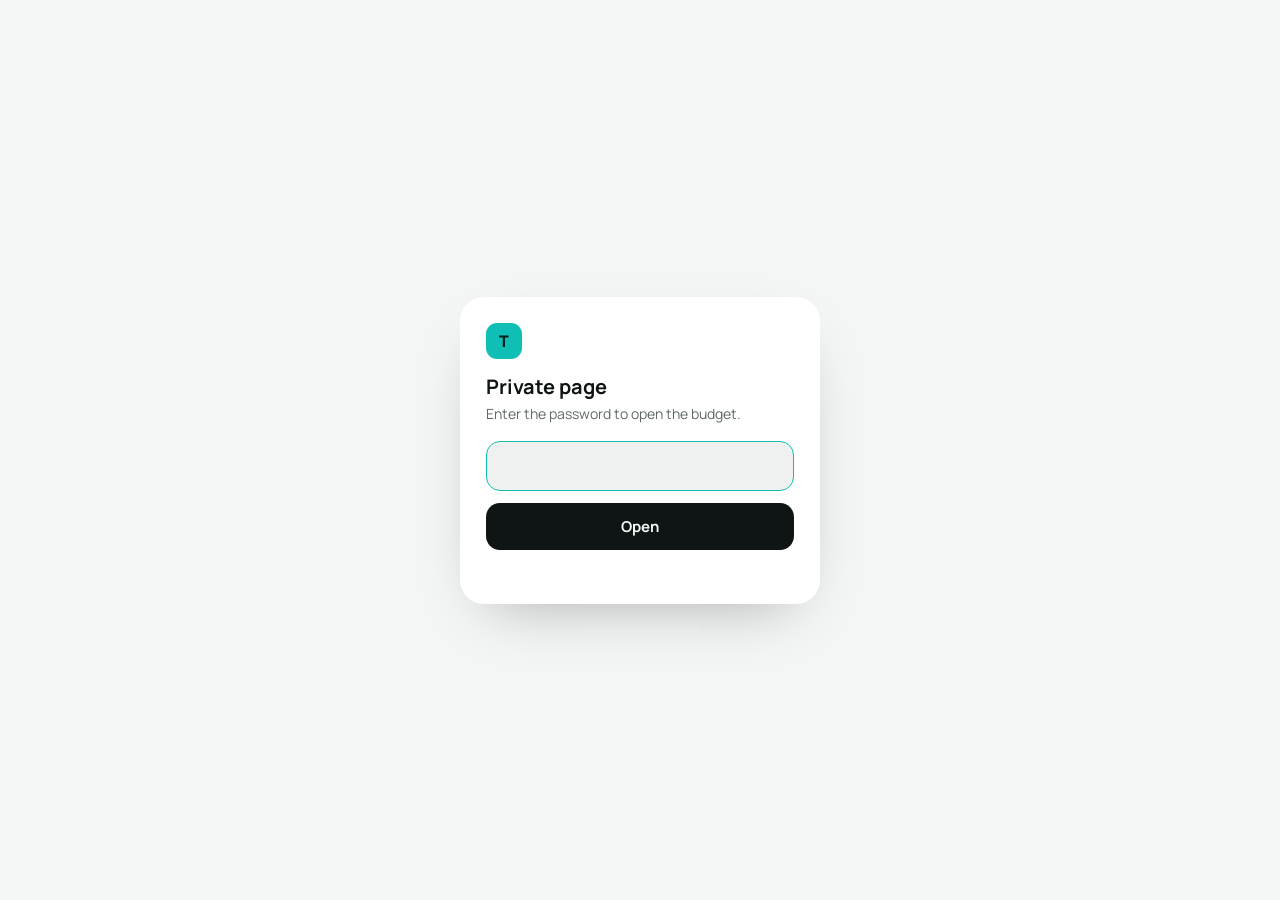
<file: budget/index.html>
<!doctype html>
<html lang="en">
<head>
<meta charset="utf-8">
<meta name="viewport" content="width=device-width,initial-scale=1,viewport-fit=cover">
<meta name="robots" content="noindex,nofollow,noarchive">
<title>ThuraGirl · Private</title>
<link rel="stylesheet" href="https://fonts.googleapis.com/css2?family=Manrope:wght@500;600;700;800&display=swap">
<style>
:root{--bg:#F4F5F5;--surface:#FFFFFF;--soft:#EFF1F1;--ink:#0F1514;--mute:#5F6967;--accent:#0FBFB6;--bad:#C2410C;--line:#E4E7E6;color-scheme:light}
@media (prefers-color-scheme:dark){:root{--bg:#0B0E0E;--surface:#151919;--soft:#1F2424;--ink:#F1F4F3;--mute:#9AA6A3;--accent:#2DD4C8;--bad:#F08A5D;--line:#272D2C;color-scheme:dark}}
*{box-sizing:border-box}
body{margin:0;min-height:100vh;display:grid;place-items:center;padding:24px 16px;background:var(--bg);color:var(--ink);font-family:"Manrope",system-ui,sans-serif}
form{width:100%;max-width:360px;background:var(--surface);border-radius:24px;padding:26px;box-shadow:0 24px 60px -30px rgba(0,0,0,.35)}
.dot{width:36px;height:36px;border-radius:11px;background:var(--accent);display:grid;place-items:center;color:#04201D;font-weight:800;margin-bottom:14px}
h1{font-size:20px;margin:0 0 4px}
p{margin:0 0 18px;color:var(--mute);font-size:14px}
input{width:100%;font:600 16px "Manrope",sans-serif;padding:13px 14px;border-radius:14px;border:1.5px solid var(--line);background:var(--soft);color:var(--ink);outline:none}
input:focus{border-color:var(--accent)}
button{width:100%;margin-top:12px;font:700 15px "Manrope",sans-serif;padding:13px;border:0;border-radius:14px;background:var(--ink);color:var(--bg);cursor:pointer}
button[disabled]{opacity:.6}
.err{color:var(--bad);font-size:13px;min-height:18px;margin-top:10px}
</style>
</head>
<body>
<form id="f" autocomplete="off">
  <div class="dot">T</div>
  <h1>Private page</h1>
  <p>Enter the password to open the budget.</p>
  <label for="pw" style="position:absolute;left:-9999px">Password</label>
  <input id="pw" type="password" autocomplete="current-password" autofocus required>
  <button id="go" type="submit">Open</button>
  <div class="err" id="err" role="alert"></div>
</form>
<script>
(function(){
  var SALT="aOVxBV9gTccMSaEVgNk3fw==", IV="r08fMRDvDRWPFTij", ITER=600000, DATA="nh9EZgD8ujYiwidGkfNfNK8e2hbinSy0w2MsmyzmX7BJC2FAwqAx8s0Td68u/+CQVvyqqZj9nPWCfx30ghL/FNlSl1IVN3p9pFPY4roclAWyX0IuMr6FEx3gXq4EO/g2cWQ4/uXy5JCK4zuJ3KAAdCaJGxtOvNo04lwHqidNQMdsx5EZ/LzlNxXEkZf4E+utajOzl5eRh0ZwINaki5DJj2V0PuyT0s06tpSoR23cT7lez+ToknmuOAYToKtAwR/TMmgmk4i7UsFW6hk28yMDEXqsil8U2ojC1wXJ34IUf1vRUA1yejSk2S+3YvS/+REgIuYtMsUMEtyc9my4OdlcbKSCaMnxWZKyWSzjWr2nLpZLqKxN1EdPdmJKNwehePd1d6FOuTZZn9SrLSRNaGzKq9pX/zRBKKYmuH3gYyojwwGIP5JdDflQvaQPNnWojFhKKbnIVqpv5dQF74v01w2a+Vnp052hGPxaaFNnrtmo96KGYyTe33dP43bY1Mwm9Lnx8Koi+ruQ48LgOgyzVDLBJXrqEJ9OGGxKLQOl65eaMfL5y6s7RnbpBbYsOC4PvlbvRS2+NJ02FUER/xJWQXnXMIxqWyvE4so8lmHt40vOPB6RVWdUXBYa+0hXslxpVIA+yE/zJiTUYNZm5pOa07mgBmHhRP5hKJ35C81Hwap9LXlDCyyk09LJ0FovbPxrueXaglPQUE2XbakjqxMC2ftZB/i1cKyeORyIz4K4L2kJ0HBah8JXKoZNrR61YAqASEwb17txf618POZrl+itUqYjm/WoL8GJ359MsQGGN31GeAeNR+yawTxzZ9XFmtD05OmD4zS9f2pOLgUoGS2S76nBx/dklUhkoyCtkQWSW1Vphoj+RvNCTBkowNhuOxXyLJyq2/hK241teO75PZZ6ETzlNlLBqVxfk71vYhts7TRfbU4thCGYs8Epv84X9R6HqLgP2ON+X0Y0qMYA3nN8n6vCUDJok/+kNG0ZhJc9Iak2W5UBETywuL1OsK+vnTBZsTiel8/WoQ8NFp3k7+hJ5W4Y2JjZLw9blVMG4FZXRQf2PxBAEStx0EORxw2O4iW0GEe/21ssF8BQ/TttUsahSLtbFVK0kq6ecKgD3Yyh0SlxBvVlzUwReMjNgkRjPn9w0lj5oN16VivFhVwmawbVbV/OK1+++y98pMP1jIl/6vJ3M3HJ+80vVsXTdbgbdYzhRlUeS6atHS5dxBRO2DvPPdIyP1O9HIVkI3m9pTKbke+EvF273/Qi2g+bXY2BvGK6LwZ4P6ghdOZhtG9b0rBW6mN/UwF2XcPM7VCopwr00kGtc+cg0RbnAl7V52rhfg8s7ojHR2mCSnVlyhRsRPZKNvk1sF/bvfvOxFlSDqS+u364oIk8j1uwRWG6O2sqfCBSDfZbACKml4NMroqe3Iq3KSyijzGIdowyLcolBq/lqp8ZQvDHcoOvZCpY9Qj+bih6yNLxcSYOmnZSK5v0om0x9AQaFR4Yg0xAq/A/h/ZyOcS8RO84DhWcgZdptVzz25Rs2mBj+0IqflZ8dXbg5eziX1mhyvjDbI37RrUjZfIfFi1Dj/x2VLFvTZyzYTj0u2WabGot8f4n9+sKjh+eAihTm3abayExhCQJ2M1fjGfM2pRVC/[base64]/NOQw1gaic6tPrg9efeZT0LXo4NO+BbJm7feV+znGbyJx2DccYVcY4oXogbffy6z37UIOtjOwNhKfp++oVnZhtkDk7e2dcX1I4nAGujX0TjQQHLlqiySGo8fSjJthSfUzki3MHVmmPVNuXh/JABSP/ptjSn5dTF0q2uh25A15AXuAUc1vm9/d7fmBIJ/jdPc5uBZikBIRa+M9TmJ0EO1weDiabCqPO9QDsG9ZN1VpzI6X4vpP3n8aIhAJA497Rb/[base64]/g9KCm1If4C4p0J8cRFZPZ2GFsVcRP+bHOrK4BXyZRkJt+pZNRMVUlEpxSaf81jDDCOagRsylbdegujZxDwAudJVHo6dhacCgmph9acm6QlNL/[base64]/OTYCaMLnbnPiKpbN4hreAuI2ZVHE3/f/i+o7LvF3Ytl1RwQLOcHLvR9O3lk+aIuPDmAt8OYoyEeqfx94k8k33gP3DJIxChj9IZWlheumeLQDrqX8Dsts/q8muv2I+oDj5CuuDRWbLRKFJew95Tsv0k1hoVCY4m757NSz/RR5FORbjk+GYPaxayrdlfg3QLLOluV2mXi9PbjLzlI7omkDtNyjjGLH0intvyQKlS+r27hcekUF2fT5ad/OMdzo4+GGX9ItUhs6pUZ0a5NA/vve7lrhmziBGP0JUz2wQpIxJ8nvttusHVTh+lYQKAOVOjoUb/692rMGApgkzU3/AeHiK0hHBMwhu7MEQxyt/VqgxoYdeYXEPODo4XNfTo6vGhcgI1+GqcdVBLwIx8U7CkhoOsntfGoWvvjRbF/gw5+QCLaf5/OTv5ocT4q+3u3qMlVUtOxiFS/y2D0AxSOgwDJfPncTQR/sbo/Wet5tL4BpnM6JROPJPt6aEAtotOpXjBNHhCUbv/H2PRpH4O9dCBe4DbikFUplK/A2TZS7IqEE1Py9H9obJAUA5Y3XkhLGtVewh2rxk+ZgWwG7zPiMG2uRiNNXCIFW6wFh2LsUZV67FC+JNpKiwjh/[base64]/XXL2VtwN7h0SqCTqJnyZLrSZevcC6Q8eiqWFhEOgGER3pqL46igq1+DKo0GJT+aAQ+dz5uO882d8LupR5jKzCbqkYh9hDW5JCD3KSv+h77VEQrKRReODJ+IfQPQP+HvSKxgC+IjWo8Q1moX5wqj1k5ds5Vh6iPQf5bxELTlTCB/GVCczGN/ubYWTGxKXqi7SWk//JspeL0Dnc2ol50WHCRrqNOlTebDxqID92QpJHA00TUALhu2UsYk91XZA3Y9gg3RDeYv6meCwTYeDnt12F/Je42+CPJrDmYcbIn2xU41Fl7u7A+VsFCZyJ+GDmu5nK6yZsrhJyURYUWnPOHfmUawCG/8LvsWHWRGdOskz/72WjaXvO/LFk8tITuhsOAJKXh2Hg0Hj0Au07XZ6apBFsX6owUHAm13Owz7iZ4AOfC3g4P6teldPsqkuJb9di6RLSE3tNbcZ3E7HAYVwfMA6BUhyr4NMeTDcCIzxcxxe51SAW6XXL0bSNodN/8lEvaMd7kgLU+6EX2DlyiHB1uPjgIaTOOckFnBPI54UYGS8mLyY8FYbUeFVJwkiqR31FpHWQsPLME+aRg9emKoBxC/jhjU17wZJnCFwJ/PddQQeLMQEQEGAN7UnJrpIAtOOi/Ixl1pdQdjTAk/PvN2pI7bX649jCCV0P5mjt17FYRtgrtlhO0lofCuUE8RjXVAn1cnzOR/nSMAlTNaQXKeNf0DOSXr9lkmWcdTilE1EhpwsiHeNja9H/YUVeVI0iCSXNpZmPwuD1TvYj+BwHLFamCk4Wk2HfSFlVtM8SZf9vQ51Ay0KM5Qvy4CQ/8wIyEJvG9q1lJ9cUH1A4RK0UjiLsaYOqiObNROX2a6LwQH6hr8XyJ+XY0S1M6xlxe0oxZ4893LAaClS0m+Ed0psbqdhRRX/Yh3WoxuiBKSL9CBZAyJutQJJffb8DSTzAXt5ITEP1LZ5oj8im1uH5Ol5+pb9xwV6w3nZXr+YMyy7ceXo56yRCOOppt+io+vLBN6ef5FDCkvDovdUo96Y7erz4LFxLx0n/G8NiacsoHwfoukSQTcrtoCinI0jpu9i1RGBNnIR3nxka1RMOEd4DULwvXWslRlr3zrtTYfljvDfcb7a3dzdaakBtSQmdqo842C/[base64]/gTJNgFYzMvAW6jveRQbpRxx4ImcANMV21RkNOGSH43DLJsWaaV+0mvNCb+zOAfJFujBHQ+4HYCV1qqtC1Zo+1iM7amxEDUZbGrFmPf2XGtjAqJLQfbft79L5AVs4x+zhvMALg5RIk9rwUqI0igtLoGfcgSpt/20SWw6sNq48tcRnY1s02S6eOdNmUOSthhTKe0Ihok68hN0i7I4c//XPGrMRndXiCK6YCBs2PBeduJdVBykDLMAYkbjEGG08R2snhpZd0zp2ZR5v43aHQ2m9zPK3jDicGqdLXCqYq2v1yh2id3oKiVPqF1ga4GdwqWwNyoBNAx5oRScBL2ijDCe39RdtTJrdmwAe+EGxH2ut5Ie8Zra2HmhBX+eF7z3hyKAF3/[base64]/cMXXF5myI5KAtYJl4LfCvEy53fjBDdVXrD8xwT1mnYc6fQkOSJ7ZjpyuVayVgKuMAZk/3zTbgi1yQp3A4HAUjWbtAbGAs60owv0qHI56Bo27D6mzWmB6clweAd2fQSRpJnS4I+qlTufa1+yKJDaa2teEWCveXBQjgY9ImKHcnJ6hezx5/9MTXuB+KtpR42q69nx+oRukQKJwh9Qza/Ny9kfK233ubmZkyXgg0ijn3ZCWFO2cJdbPC3Z2YB2RNQTvzPimk4PjkvB0UNt5bsqoFekkcTZDCrZB5cuIfGuoL0cxMpFUyVdMIGASLZ7koo3YubkDVA9+9X+gC6Q4q3cjB/ieyPBLWioEnq19esJMmYnWzD4S2EjgUkDFbSiantr6LiU/RClwsepY+pnzqSuR+9StbakexeC+uXEIFeCQPJWzl7TLkw1pQKKPY01VlfDPHzZqnbYIYzZmU26pQ/nXl0WUnvjALQA/O+C3dtho/UtFFlxXCRoYzNcxBBHP+gIde+vpP7OrPIzqGsM9q586o1pEZ+DdLqF+7ErAghNkRGw7osKxuY/1op+usZ/GTuCrtHnipCXXplUKVcofN4Jy38Lq8EhrVUoOhmneGVgpHQdxCQMgChQJqyGxew9pMeWfR8LJfGN0lDfDBaVZBZF+3+6QJo3gvDlpAadevlNtItdlrTYrb4OcsjyYtWwESze0mYbQMeYhQTxfpH8zqkFwMjUR3CI1zXQRbzo/+RomaEneg7WEEODu6j6P9Ud1S5ZG69Udn7FevyE/tn75RmZWx9iVrazNFsuKZ0lxrS1t5XYY3/LffxJj7WmLYiahXh5loYjKyq98T0HOxtxEiuHQCynLHxSUqaGLpdi/YUMUViIqxMLcE1Yz6k2zb0ydkZjo09X2VwyAi5Hf8LFuBDm3W71ae6V/31+Vy+pmKyvPuImM6p+rzy5YozVxaEHsnQswCQu41wSmv93m9vcibXJN/[base64]/gA9dsYHGErf2tbVjk6w1ftpa0j47d3IpnTCqsBNkxXMo/MN2Mwys6+KxItL4Q9ZvojmG17IQPLWRsmhhuzLzlkVcSuhxbHhMdoSNuXZf1t9rBF2T9Iv+wozp6Ta6h5h7ljW9HPta6pYqzUdRdsoUMJ2cg3fKMiYoSS+QJGLs+4LxmeOHPI/sHkoTKGJKmmu7nKEQ534KI03Zg8Q83qzXVcAxpTCnUSuvH0dMBvuU2erXkYobHNjD86npIpyi/OkFk0M38haFsyN2v/tFHRbIhlOpSuZkPHKjsHBbCVnc6qcJojzc4pPnkojUOHzfXM7AuPLOTzoKGKjjEnwPv2YE9qkwE7k/QXinar112z7wTac2CWPTPINIjf8783JZUO5BQ1d89o70LWBNOcG5xCdplRTEvk26p5/B/uVSns60sq7Oeon1Omg12cEq9Ivnhj7UNfSHYRAlQ7vHaw0UDr52ce+u/+CAgcDovMJCCaY5qT4DjwEu9b+j3IgUtDZ8tV3ECRDg8Dnhxj4WrBJUI1EVZSV1DGaWGcHx/nqAgIVHRWgD33hL/6Z7c9NJsgtwu9vVgks2VkOfQLF4FtlVq35tq1RkaBcJn5Sd4p6NgP0CWo2ZRtCayYsrRZbUoapqWXi8NYhTHdoNgRLsnZtQxtuJo7RQ2HphJ2l3tjV/ZESbPgg6H20v5yuMDH/F2YOw6Fo0qE/xLx5v1tDIdlR7eYAGZ/WRDYuh9NpLYV/KneDua71zKN+0GhwoHMVm7DvB/OxhAHptQUNgr3ImUtS9hZ4PabwFQoPYNGDsfkaxjmjfNgX6cmcQR5JKSD1Lid3BMQa+oaM4Lt9Qep0TC2qdgf/JKllzr5RbFHiXczL7p2K33rXNtMQh193+5N9PVaEMyoYaMQ7nmDamCJG9uHC3oWj6fNTtzd7bVyzBxa3WkqkDZ6tHiPQmYmR2WJnbzZ3F7PK0/LaVCtLadswunXCXGZIeVQSnLoFCTUR45vP9lBfaQT0lgesVwMu/ziEya3NVbBJEeqyrHVe40GhgvbvQkbJ6Pb2tsLnY73dZL9ov2Hh8SJOdOFykUUyoHh0EQjZMu6lXK1RWAscoP2g2uIkZxJc0AksU3n/6i0Y/4jWHk5QxTjoZ1xYLFE8IE/2+ez9AQQq7FjTCwA9y3a8N1/crgAPEUz0tehvgpKlcz/[base64]/53Vsy5wO7bOHkxoOb+JA0PJMQiV07xaPbLVuP7fYF9H5PjVCyvQaYAqNz6C35/S+T64brW8co0e+Jf0sgi9esCZBD1lnPHR5qUg6fVQPnRFspg9WkmnUdluKTdUWalSvZU+/10nlcnh2T3PjSI01I6hh2XdXgfCtLYLo3Rf3d58dGNO+YW6NGxI7U3jWXtKsCHWnlpIMKUeL2M5kzCxcHM/NEWzNDsQW9GyZK87B3GhWbgx1HnBJgn07IutPuPXs6Cws7kFS6I0FaCV3FDyQqowDxumDXeGyAPdQt/2KwPRatrcpYv5gCBoqFOgH28+KQxEDvZMWK7aLWDT07RrCAfvgwkNmm0/SRa0+aDvAd+mnjOLogazQeugOxoAKtmF+dmS8T2B1Bv5xl5/yYEOIBIAjmZZi9ZwUSp1d0uG8xKJhEcuaop3qfbJUhwNgnahfXAdJap6733yNGVuGIIu53aANtiLrT5SkhMarevLMxoUu36vfAx29H/0O0rFbexwLVf0/vuwcy08bWVGmKKzwot9zQP+z4A3eKaziYMU/[base64]/A8BC/llPriE+eOsvcnv1D9ciaQWOIaVVksW597B/Jl7JrR/N80EuHQtxMuGzsHNf7nO6YzrNiSiEvoxv/FRnbXHPeX/15HFCJ0Xv6Ruekc0eqDXa/y37FrIU+thvaGfkgKCl9iRxksNzC1XRvXAjc5RTb7Dkavk6E+Mn3nlGmVWTbZumz8o0RsxNGizX7CD/ldS73DZuo0g5DYBjNogUfePzBwsgEJQaDtDx2sW8JV2ZYBOs3q0Y82i4lreTJSnnKYI609ySi2Nf4KYKJ6mO7rL22UPQLIfsIxsgDlQZh+VtPut4tDQh732eHvk5uN9p0MElRc1Om7Lg9GGu8EFHVAyQjt12gotlNwqEQM6M89LULyCI5yeq9/+Ca5oH0xiSpP0u9gPAio4HBz2IkaKzatd9xSIYNUeHUE6hLoKBU8EjV/gBdrnoN5fXGFsKHcYhIbhUNEV4utIOR76z2wSIJOy+ZGT3OJbl9JOXu7X68Nd96uVLUgV0w1nRaRCfNN0BDLXINaoqxUM4mCvvBNC6X5y02qhdpKtsJ/8vRPtiXphQcX/Md7tCNnwTfjSZeuiVcEELpddD5jsOqstnUzvTpRGWlSx37i7KRSkM34ZdFpMIe6rNVORKkc1flRrXcdvQ9s/G8hawQbrhPpPmKRhVVGokqa5tSJMj8SQQv0sRtALASuJHOPkD3msfNKZ7QpAU5UkVpmCwFsMZXKJQfzpyXgSaH/zBq8R99nR/y+PKsy5hgFx0oPizKTO2E3TxeTduwbT2prvcX/[base64]/FmOjJrPVTc19ZXB5q+3wseeMGT0VGcV3vf8ROhVRhw59+VSNac/D1Eao8LYq5SWMGCYHkSwdz4xiguT/bAdYkyYOntCoQiSNqBuBNYiJPyahQzR8koTmNajkUQcrM1t3ESFyI+iPE4+cizs6+T45FCGSpuX/vmEUF9qHsah3hQh8B4oA9FJzvwOojzrsjpw7Ln+RjFgvSTqLko3h9eLN4hW2irx33Wx+/pfRrV/FxrCznA6oLfRjn/qfidh2ThyaMKPZ8d+4RpnGHyIA9Qau8MNbv7UYgVuYO32A/P5fcoE+CyttORvxKzwEcQxFH4V1xo88aih4gt+SIwUA2wwjEcP4/9AH2UwmHcCOUTVi6y/UHQL4QcWkK5CjRXaR/4sYqU1j5mHtUVF93ktnDiLZxIxrpQjPg+w7iIivQ43tPIC+Y8vbTOdzhD+R46gzn16oeCHnc7fpTQGCUjLl/QoTndlEtiXS/DGTvE7HzpD7YXQ9mwSFva+ytpeJU9UkkvGrLGzftjcYWUihRbfXCkDHvLy+LbmP8YfiAg+lGoSAqFs+J19UE0MlhZnsVALvE/TMXg68wsF83Pflp4N53K1hIj6yFjHVo97BYTZjhl4L6hDukePq678wWJkLpHjIGdwvoyAcNpiCDjQMgKDz9zoky+CZ6l2Q/4l/OpV8LcBBijLne+ljKnPvuHJSi1IUUBopz5c3EE+iBsz+GyizxcVkCoEdkuwghBskSHAYrJS1Bd9WLYjAu9Ir6SoWwDivL0D4USMLLzEJMQFYqBoqrzKV7jmkD5qMSttokKglgnptD81djJtnQwzJT+A2eCZD/2q3KUX/B26AkWTj8WbF05v4ULJSQWNiJWvSJESJ19e/OZyGX9iDPtivZZqq7W/zzDF7xo7pNzpgFs31PFU8JLXVDqFK1Ylff7WMSNNjHnqScIjaw/uJxlBedYeIle/XzGPjwY1noaqyXUtZe4m9Ce7/uXqorF7T/UudZzb1vkUH/TnAnh4BeTE5GZJ5T506PpYdhpZuhwHHd06jjd6/TCrUqQmeXh4OACe0lKNFKXyIJI9G1mKOP6lmhuPn6fclOmAl9Y8JW90wZBZQg436pz876F7KrJU1AX3JQ060fp2NMfiHr/TISMsU+VwElxMAU9gMj/o/lwc83kUOw48HDH5A7DyyzleJaY9YfdDYqMZCZWXiv8BsZ7v5fATO2bha19CfRbEsn+rq9IUGLqh1hL4CfIpEaFymBPNb3QcmHLNpdpBEgvSiFLeOnqNIIeRsBgJS3M2v0Rt8VDggH6Y4NK67kpyYPxwwTL9WSsh2bI1ZjDia3a+cG9dzboRr+pT+M3XkQVBXB2WPt0/piDDauMfi3ZAi8gZvEWPzoG/hzxsTK4JEVGyk04M5zd4kDL6or3h5h14il9Of9M9UkyCFp089KHdCSMnQzvCg7Qh3a2JIQwHzJf8ekFwqLOPgaypgDYHbS5IP9kxZ2NuI5cYQ94oIob+At5wp0510SC9BP3LH8pLY4qD9oNPj1+ZaGSXGT2eES8aYDdbE52lQV+l7Cg7kqFtI+c6p0AOIJsJfKdL/BPdBfzuEXEJhq2TlPkPbGSgSKNGqEGmqDc4F8e/bAvRxC4vYf1BmK7xpJwIWx+yEXkpmojNGMv6JGeWS+YUmCrU0RryP5HwnzrxbSLQTWMCf6Jdq4PgnPZ47zn2h0armRicXVJceH4rK+FOJvt6G1+iQ10GQBPPq+1AyPNi2/s+yzYH7L+RTqgYppGSWeYvZZzS7maiFdtZRDKR9sfr+U9DMYrih7gUY0TyyTa2LARhC3loM2VDN6j+3LuV6E6sN+wGzjUU3bmPArSaFqaeCfMWONF2Cw/6YzYtPrGjaesIH9I1iJzBfAhrrqWiLqkpB6R3jEMk9ekOxmGHmxaTdgiATe5COx+Oj+0fhGU9VyMqn+tcDkERSZo7N6uVPr4VQWknsnMurysrKg1LHG6ciy53myEenFoJqhKPnwhcCS8pgmWNpo5oEgVZkaUNoRuJ3u3+XFi1Z8NotT2w+tCxQKvVKafUf3ng/vLMaZvuvJBoka4Yv2wFxxg1sp89n17c3BTpVYj7A9xCPGK9GIptfGRbN+KEnp9Z69VDc4P857HSoFjWfsT4nENYhOiK16R7CcpDxGehaLKoYTW+V/PVZJMfwowheqYQMzZC06NsLGg1YIjRI/VmZ25WstB0G1214sQaetwxT9Rnfw3GjtW1cKfTiqqTmZSqpTPvn79HErGTl5sfQBhVD6QTXFdrGh5hFVc2tS7Efism41kMaNjfXBiEhFRhqx0G1rBTRTU5fbUMCh9KLZmlt4hfN/h49KE52rJjNxZK4JxDpIfY0MyVFu0tx14BK2ln1PGCvtq76AhIkrMf58ySJ8mh1Vf9EkC80Mpl0IUwV3elLLaNtltszYc1hnClUK+xfQF7lUAs7Bg/8Y1yA3itX6PfGODLWKBgPqNYWUtaVHSGYCIXjphMisW1a1r6bED+A6iq4/O6qXKz2aG5670BfIQSZcFPScx4u4tmwrCrnk0g77GCVpPz7f8RPN9Y+J1hmFTZUuDW7PDX5UH4MCNimMxnBJFWUegIVO3aTPtvP6WRpVC75LXpLyOnKYGCDQVqMs+FTHOC7KOXQANPcMSvc71WpWbOxfSsPM5Wcp5PTrZKCE5hvj/MFG3/r7SlPy1yfVtN7ZdDwHkPE+/33WYpYc37L6pORx0vAcvwpqJCO4KGVerdO/O8zpY6PiXJxZ/40iyWWWuvYVD77C8MYShj+6ecNwsrlZJa5HdIUASUQnL+hu++ZYzvFxTHT3hdG52/Hn/4424Kwi6nfAwTaUF8OJ/j6loL/sJcpiQPuKhrwU/k5fUBSfX2pjfSHhYndw2LBKmIfYTjIX2DVLh0ZFGCfXmneZBZP9BWip2wKdKEB1pO/tnFHNUsIyTPVbCE4+BUh3S/[base64]/3lyH6DMlML4YAKpK8GeZvjBBpyPCEuVHyc6zgJcOt/88E2yHEKur2CkPHLtOh7LkXbVNli32svjJCHgg7kRcGf6RdFApVvIB+evCKrW2ySnyt8BjN1qpV4Mm5RS4JxMPN04K5GnkytK/8L5RMYKDV5Hk5mDuGBIOgt09JBoHYp7e0qAiONzY3SxiB4lRfb6iEfwV2E6WENcKfzfA2ufddN5e6hEL1yeRFF5qmgqHvZaudeeX/zDXtw8mXhoEdNN0j9T4zkXQPE/3EnkvECy11RasY6yYe0i+zXviPFVX+wB+IGwK/6aZWarnjlo2//bsnG7Lj3lwokfBiSlYC+t9XGNqGBd5Ab5uKy6bwiwpUphbzznnLID0pGwqDZ+C7B3uZgIY5oxeFJXnlss5/FGvRGNObrgWj15/j4FuBJdzb91B+q0nFBspagd841oB2wb29BT3r9uVFhdViU66Z6oSLh2ucUZt7n7FWwAlNyrZQt5hKesmY5U5YxNux/oV2Qie+Lb/[base64]/sAAKqj63+dintL3dj/tEJKzqCmqscjUOvuAZfCGTtwZCdO4P/[base64]/nLORhj82hkujZpLrrpNUbS38iieY6daDFoQKFttbPprplgcqvpKlfEqICChlPIiW6lzeqJQaf2dE3ZaAqHBQMGbKUXBBzlnsZoFLvRqp3g6+hZmkISxdHOTNH6L6nnFWN/u9P7eQjOrq3ZOZPRfsKI+H3ZIq19FpcsAcDZOs4/[base64]/WPh20z4RCHoGuvz6S9JkhMVqrFfhyxdZgcUVi9GDiGz/Xs6CDjGiQSQzmARP+1Zckc42q52vBS1C02mWIV0fPLXNyNYyqQ8DZeK0fMIV/FUBr8oAbmkEN7y4cXvV+Yzqy+IKcgDUsPjbMPltCNVZScbe9o8VIGjCt0dYicnZyL3XXXkMBS3SRKp+4EXfOfs6znFyVI69YEjeEDiuea+as+NZORZ7oHStCwVGJdDmehgGFH1WqbADEUZDrlyeMRhjFx/NhuLjWiTyn1pNLSVogfizPPcAaxc4mo1oU6EA4MpPhkdZYK3tGyu/+we2FNgnpVYeIAPMeIZFRRvTK66mvrjs7D2gBrDzRz+Gm3akwLwePZ+DpIXZ1xT/LQalNgJtTwNqg1XpM9APCLUIInopMrStFMGGzpjeB+Pz6ZMiEa/b8rQFqXkMmJNSA+0p1BgBltIS8dMSS7xp1HSPNi+AKd/zH86HRDDoDHnsFYIpgzZusVkHxJJrqbxQ+p/7PLlFgRwwpMM1JKiq8RqBGJRQwZkzGURR22F3sObDSh+WlbYMAz8abH9ERQzhc1HSUzJFWD313QEsC+aak+Le7IiUOb2hWZrK8fAtxL72VfpxknFwpon/cDGbZJxrDKSVcx0CIgqy+1sysjIx6P3H47n/P+VUrtbv5XSvhqkQH4AZWc7cs4wavXgTjLcOpZVi7gnkdygN9p9MBMk7TVdhbpXUitbUeK06i3w3gc6U5MsAcnbTRGMoO/54A04+gniXAbd0Yq+vK8K04JJoY9yzFW5D/skjxLdapeD9B5yKewzJVa4Htm8zqOeFYV2v27k9x2QqNG2b2vDuU/56cjSEeEQJshNLnnKxgyC0D3iCp5JR+A1vcK1CQus4KT6hhqQK4dBpN6i5JgSNscrguE4XpjRYetkmd+CBGclakIPd6JBqImXTcKv04uFV8VMR5e0gcYyY2Y54RjxPrzo5BhtE1wuWSc4e8mNvN0YyVZEJ1mViO8h4JuI4wA96k6JBenPEBTBqhbKfsNRq/7ZOvu76+pOEj3C80a0e1P7UsKUYOyRzrLpU1nlUos8B042dwiEubZ/ScfKft/edrglsxXvSTeyk5YSLVnqEwXt/SNNx1YM8X1H4WqtUnXgmpc3mkNR3pLT+W29ZDnQR+jx/6u5+vW0gw+b4tFHqHVVFC7KhpKNlNp7ULLaR15QJIRaWLWXhyKZKHCdUZR7dYkLnEygldtR6vuELPrWn6fE9HpnAMIjQHM4jwiGHY7ka5cmSUWNHgGnSQqvDQ0lCvzzvMk0y8vDgkAi+x7Wzyq3jvv6QT3n1kjdZSPtRS5WSms9s3JkZ1A2GkTd1trw/[base64]/pEflEwV6zATn+9bTF34gQC8SxiiGApqizp/kJfM17O0SiSZLbpjb8MLEfPdyWSogH1HuvB3A6QLlsB6Z8Wvk4rqvDhYMIEFPR5m0Pf8zCMDlNGWJ06tGPkj8APqU4DfeJcPJIIF9rq4ODGE008Eh00bvaA+DO1onuVRfpSHqo1Az37JEmXp/szR7WvycHd5BVz/yfH6SDmK+CITliY5ylxebHsb2qpk2sBBklGZTRRQ6vF8cMBx0SV8qmcx+Hn7rE+1GiLdDQbb+oY7iMvFH/HYxAi2l/NaEQ0Bu/n/HKhFUG19LumagvxG0mmIkIBbeOicl2z89lt2ZaBaq6c8SCy9gsaLCqy2V3Y/+x+EzBMPrcmLrb171Kch/cd3NhrAc5cjaUQWKxGie53f2ncrKvhWnkzCrLAsk+/ehdjx99jbGvhjTKYtk4NwdzHQhIzYjfBDE5dCF4US/OrCkwPwO+M8lT0sLKaWZZO20AqS9xQVHz04jboJOK/GHVa8VTzKQL2xNLGm8TpQdb55uvYnMXr/konTwB5eIOt60rw6MApai9EpPjPQRBnAfmNocMlMLpB3pEOr1a610dgkvasEvzK/tUJG1VJp7qVA5fMAhRxTFVnXk2Mvg1pcgreXWPIaoxOZH08BnrdvQrHk7DVjsmLA1Bqrj3cdTtkYcXtIM/kPXDEr1A31lANqjRIwnJazvf0az85Zwa7nvcN/Eb4+UP8erqQAcKP9Dru/UVSv48pWBlJdIdoDiV2moxEjP/jnwv3eOCGCJXUn/wXZuU4ssn+FCpNYbXKrbVh2aZu2O4MihTpPJPIzQcEudELv3nyMGRo8I9lIX4KwrlCvg7DKpLaIN0MJHpXAs09Uyppf39ugKEAcidLt9IH587VlNL6PDYGYwz68Fhegyy8rYMWabuDpLwRWeZ/c/AW5rhRLpVx45HD+qJuflOqV2FcCfA5f8AMCILHRouVuFjd3/0dNfFWL//FXKyUHNzrIi2i1Psoii8/O0dUlAS6fvdRj1+RkkUSVILyDXgqSXB/cXXeNDaqe8B9LIDWZjc3NzWd6zH5HbHVCeJWeJAG6rgqFDSrXJxv4XHwOWggwWZnTS9qP0dfaPCaAq0q6us/dnK3/h75sAo4oe4ammOuOyYfD628/V1WHgvzJ9SOhisniTO6Qhd0CZU3rKhqEGgJLHx4yDGgGJQ0L5cn+i8E9H8jQIpd6oYDYDqTcdtzhCXt3owKjJITVKIyHU8Q0JRFaoS0VS2hYkNQLIwIqCw3WHIpKEUy1qSVPIMHlJa38ovVgpt2qqvBG6Ou50A0EPfmw3oCn8KhcCm2b0Tx/p72iiJt6hy8DNGTNTMNSwyR9qO1K2UtHJh5UDVuqyxdF5Nh5Uix8wEqwxnchV1oAixwyntFmIpbMsbQw/EzrTEztB8HEpuBgyDv0QYHgzxIjzm6oCT1zjEbq2DQb0sjem8cNu4hy4lH9PwucVvBY4r2tL+FKksAg0ZJ/YbDWm/8tkxaz9lsY/ru9LNFeRqOP/jU9EO/vVrys5ex3cgD6VYSWpb8nYn/dfdXNFWqYxTuhhB9cc45htwonlV+wKjPgntqiEKCeSZeqw4GEQlhFA1mEv0nh/xXqJU1gCf0g95gFRlxQCZeBRVkiYEnGK9APfjkrD+wJDdHIc7Kv6g1PWfa3tqYV1f8B3kVrHDurxT6LqPU5ZOMQI5f2+jWvnYrRN+SoN7XZwWh4U/p9h5+J3j+y5EpqcSAYty8roLHQQs+vfx8ixcAPG+Uoe77OINw3/udIVNGwcSIYb7ICOpKhNXC2F1I7Ckfuu47Io7pWYEcFUVkM8lZRy9PTuvVrLJETkh/Nuj+xo7j6dRByKvQNv+d1sHnWu88/[base64]/OqDmNyVtijd0OUzAHSQWgqeqHd6Hj3ExXcYKOxfqlMTGW3qgFDiSuacbGKJiCEuU/hkXDPU8W33a7TBHHOsxFchthzo1dl7NQmX7xrrTwID7nQ8cAqvruMOv9KFcV7OXzXbmJvObVCKE9Eph/cGF6TFX9dc787zcLbZKpfHFpX/ifHbUEQO63Kim6zT2piPbkwLNzJfa3R7w2ZUDXJ+P6CqxtG1lyiK0y9f0xknt+0TNi2vbOdj7fTvx3I8/PUc8XmjTUD1rXopMuRO3EyrHt9XCa2mAvAW36v13j878p73ehUtZe/LY09fHZVWWEyhkwt/IQoiu9LgLD1sXSetAtVUrhN68o2Fqkmb5oLj/b0iJSZncgIa3S1c+32SmsH1XwEw8uho9quXMdTewgmK4XhTXHuPRPI7ycC7LTS91Z/ywzmChLgjX6bmtMo8wI7uZ8OQK2aTlYqdpwOwwBoHnK9W9uTpV2v+qrf/d0M4qKEVvYUiMm1JQpKM2XJXB+EEKvueJGoSCEi/Or7ds45pa7kUpPUP7NrCtK1ltG5G/NzCMspqBpGMR6n3kyzhaNcZMXz93pNnh07s7qRkaWTonfqzyLc5LJ80JwSva+eGQEI0dMYl6cLBgMFiogIWh3XVAr5TonL4iHixxS2Ce8hrLCM4BhdiXfQvQgCIp38OXx2AT3t75gOa2Yavn3R0MyupYyZnpNuvD048DgN/tWTNPwzVlnPyhnpHyaMhMCiVhoKPzVM97Ge0pwUedKJxmApiszHyej6yXTuFB6gU2ta4IDG1meGI2FEehOV2YHToCFP2XgNkVg+e8hWlAuElDSvkPR8MMVo+n6SZIL1vyfIWjur08zUKDxK2sjyeQqkpUF/LJQ+iKeVRkWMrgq7PLhEVHp9zi6mR4LzMGhMckD/WtiDwfauKtooVeRyqH8uXGvUNFDZEFxsXiHl4uAAxQpxJpeODh/Ae+4SFajFLocTC0pRw2Ya8rC93wtdHl6OId2eQrYKuMKvFkcwnHdOt3mjdhelGCKc47JyfKoOFMlnBvegKYozycWJQszGkkc6cr6nreWaDsTqYlBksDCaJPSXin82mwvzG+Nu/9cQXmDDSVdoeyrHemAhmZeznJsoS47rAHccwJqot9c4kzLURyatGgTCGb9HKqmkEm/q2V+QM4WLQ7qHk2PGwXcr800XP2vpxzmRRKZUjHuWSHGx9wRWbI0HjplckUWZoW3Wb/7Q+lNcGYXTLSgTRUDLv6xjzYMwKXrSeNWvE72L9HL5nmsfHt9KXCs1LVf1tPYDIDoq9JGXdf0imAWOFOJToa7d/CS+GWAzVckmdgp5R93c7pdLp2Pt2yI5KIc0qfyz+3zVhunSmhXGNBHfzNHFDy/yuERrJQE9JEg4DULdBIGJbqMYYL2GFgOW8FYtjqtxyWUjrYltLUZzWMiHzExaQKOYHkh3Jh/5X4CDFYQQgh810lgi6b+FyDE936ECslF5ch4l//HE1VMTh7KC+fYy2wh22DLdHD2d/8PnecwAVi82ozzdk2q+9X+Tod47qqHgmbBJicFluu16QY10rZXPsVPuAK4EhdezHCv6eKsat73p6QhID5q2un/bhObYBkCPvMUAevysvl5/hG9jD3tihd/SZ+CRQwWfuk+q5WHUMygRUgYv2c51Y2KaFuArilGOQ4H6HEPTGzkWSxAvIe3rUuH9bSG7sn+rWtRp5Ub8v/39umVSSKNOFqUEEoDZ9Rl4h+TzppSRWazO/HfC0nCJK754ontkOMfu4H7FyCL3WdbQQtIbiL8DJnEGRrnFcCzQA7yNOgVuDkVOSsTiE5mGFFA3jcPFvPbm7S+Tlg6LNdU3RbxFdgjrnftaPH7PoNhho5qZVq7DgkHOuxQsAQoUCB9+pX8sZ/t8u4d7VPzCLTr3OuefIQkRcw9it3gqv3UX7sdbHCKvgE1AJGWUhIADNiPBuPogU/bhlMza4LWwkP0pDW6WaXtVpNx/b8EPHvt+pA8wxYoUJ3rIFUn8xhdvlLICKS4MH8lE5WK599jUT4OmOoFkZXq/buP3o/Wh0JZ+P1xcLq1au+joe0oS6hMWvYXMruBsy4rtmw7EK2QRBOUHVCjUB5pG0SEBORwF9qHZNb4uO3y00ZhUobr/4StXLsaqSuraoI/dWtC52C8kAXt2W86OGY7CWFGwzeN1QL7zQIjpytxys+JX8VCSQYPadBlWAIkpuh1VEo1fkA4vHfjILbticZVOguKH2V3opOxO4sI4mN+oceO+/vCgmWzJE/U2w6Ztkh0RA6JgWyG07SqthvlpiyiWjNyOE9JUk4u55pfiAZZ+O0gWlYZXudl/HWW5DX9m/OaTVFYJaFzooOBNWDv39OukPCrmmZjOGev8ohk0VDeoJ58PPb89wEDqhSZf+Oom2tf1syw2ltHex1gsAYg0qyePYpjl4UoDBYeDnN/[base64]/dcJPpHg2dYdv6O2PFsfatEQH6GY5tSG/BOkP/MSGIuz/7+Sa4d+IM3Q96zMb+tjYhNsSb2XH7vEPjI3Ytmh35XwUH0nHx/qx883gzVAWHeLfJztDlkRUjcPsnpbTjPEvVMM/CVxWbGsM8X7xCIC2YJA6LTbjSEtzd0PC6zyqiZVCFp92ZBXEoIkteYQgX4arGHp64InaoCKQWUvn1YxN5tNLKOGAh4KXOlprusU8oosPJwc+24LI3dRrzSxGgQuuEhB0ju0Ar3NMOnTy95Eig/VfpZyaQo+Xvw59hXaNxk6y/gNe9vFS/nf8HuX3xxuSEGmfnZ/PdoB1fIgbzIQOmwzc7QG64MzgRGhE/U+Lx6Jxqo3STf2UFNeO54NhsdONBsp5ywGARkRNRlMbaUWtPeVd4Q99lyGfvN++7P9cBriWQT9vLaiHTpqezGjljQaZcQo9J7IV8s04b+qEkWarhX2NR/LNDYKmxXvQZ7jt9x412LKdK7CcWW/oT4NEUcrz7TgWz12XOI+UMCpAEaDh67NVMmvoDib2ny1VqUefbz9KRefO1IQDLl/Jd9WQ9DrHnp3xGxGP5/MAClptA3DLQGjii0PNmHxHdCZfaCy1Xfp2yQH8z3s8oWcMQsWMcb2zTi6VNg1cSel6llUO4bgMAnPWxxpFMe8Vpc9TNsDyk6JUN9MBJkJowA1Nct4hs/R6YaQfalla55M79nedGe/kqnlfDKRmZZNVFvRFm75/7+DkeVcWZzWuAo6U3gIgHRUW9B1nLMf4FFwvhRWoVy95LM4Nf4YhiAgAXbD6/T8KoR5z/ctDPNtyR5WqqRB6LtF51BwWQZ9P+FcQ7ftlM/ShjhX35kZqPNffo4W+trNLFiMJnQkpFTgjeVtn2f75WE7t/mPdXn1YEql4RvVW2+Rf/V5shX0+cSIZLghlvKiFF6JUC+Vcfzdmpu7z2ucILi67uCBIC6cTD0rpPiUYi+zEWhbaDlSy2LYrglL22XvgezKsxM/+Rxv4aAiP5/[base64]/AXa1QTlUrWo22I2HB0UCL9RPVSo0o8l40SoTE+2kwhSJ9wJt8p7qevdIPrAJdAYdbIalnl3PwwHHZXOxI6JToocwdbqDfHMv8GVZ2BeZYlTFYwXJicejwFw3DxjJSz6xvA8BBVrMQcVl2TJuW+T2vw39xIGLH1cWlmGVSd55G8WH/zS6uilubaxrkYEb3sj+xenq8T6aXE1Y4tdLUMqc1E8GrQFqfXjnV4Uc6kmgWvxGmauXSZkZ+5a1Siem7qcAPDQLRunudgZUcIl7qyAsMu7m0kbvuI3mOal/[base64]/HL5aGMr7Plb49+okyAmYflfeu7a4ddZC1YVSSi3s2pV3T/3SYugmJG19VNEJTm9sX46XdDx6Su6qCaKw5wXuNk4IdFBphU3vV8UmjcjrNasuhTumKg+s61gzpQs5qFMsArREs2oc8t8DF5OxOKVQuGBtoEsJtBHkmFqBmLaWLSthAC8HAcV+AjfT/KVcpd3LAnycOWCyjkHELRY15ZTVtAAW6kUVkdxitZRw1WS8tfm7BhIxAQd+PIMyehPwDmT6Gx16HEAho8b7upyxh9CrVomfSLoPQ1a7Karo9HOnoY7tjCkp+SGIM+3JYXQVr+jHKFHD1W1KUHGFLX/XMidEA3h7vypnKWNNascghoVGRYgu0sxQaKEqoO5dr3+kpIQ43Euaf2IxdaZEB5m7q422YNIPTWlO0GoM45eXhSW02xJ+UTOh722IvNkUie206lpbB6GGZ3ILjJ2J3OeNmVEUCQ7qk/6o8iuY3ItIW2a2JAZfbQD+9JvR12dbZHgdCNAO8Hf7H5fSqGnds5YHx5lpOsyCoOm3lF4q/sL9iuv3HHqK04NbY/Wuzzsg3K+cX2OpBEdoV2CRUrQNSm7qYGDPty78tvo33xEmf64atoAfnFSyecV+K3LEu36HqHiXKBfLyxQ0VojASzdF6fI3Ol8ztvnBw52YzE2cDsy+84rnM1Y1UeQXqqwykVK/FfzZyt0tZB3Adq+hBt45Ko8JT+LvPEr4TXhcjrRLaCPRcJzRIorm/2MieQj6x2LHMLML4S5L+C1waOdqY11od4JwFyv20xvCJiZ6SV0Ucep3VwaYHmjPvXzhVTeEXuJoMUJ2ucSxJx2EfxVt3ULF+YmCwcCb6Z1K+0BISAdnXXNakCoryh+i1mTpSlj95aKD+l5216pV9BU2v2TGToh5qzbU8eoHDrcbs7OW9QOB/UI3H0E9NPw9KsMbXEfq5Q5W3B7RIM7O6A+hYtCA3fDexruQ4kb+LWU6sphR28QiJRprbPP7AD0QcLFkF2zWw9UvPOYhO6lEffbFvwLFiHpLU807DVA1qmEYWftgd65HeXhtf+dJmDB7Ym55/4ChZUP9fC6VnfyY6JtaaFI9ns4Bvgf20hvKBHWsZmIUlsSeGtYm6m4FPyfMxuXOOpq3SzhxOBCm4WMp4tCEgn9NkUouI58PCRhYFWuH5j5RGCr2EmgXV1roDV2HE/iZG5aLabP76yOx/YSVGlFKDEpaPieCJPZHbtB2phW/Ewduxs3q5+RTbdrlQZM+zMYkJl1H2kcNC6G0625mhb1vu2It8vQSEARDn8Re91/uiGa0Js3R6Qhj3Y/fntL1DfnoBqAHRTaGxEwjYLzP3pusE43woB+NbglBFZ6F0WQxO9HxS3NvZCQJtaO6xyFvL0Wh+MKNkV/ktBcdInk4Ag/9M3mEXO9yE3bC9t63ARAUefeAcsjxL6BPYPhR506jXMAne+8EG4+MfF4JKpT7B2qQaw6OjUqPemoWJF7bdIZ6SnkMmsYp73yMzWMdZjt2qn6l5/[base64]/rkwP15OgiSpV2ANgV9ZSU+Y1N8OF35rchK4J2dkOy5Q6+pkK5bSgOyOTJ6kAuHX8c5xHCRFwaK4rQTprUNhNjKKqbTXUJw0dBZkVJ3kMUgCzCik8ukUeBq8aK+JeopJVDmdXmkYcCNkBQ9fdh05vU0Xk65Wkf968UP9+2xmwm6Sv/F4mJyviEmotbywrGjjJZWYkmi0BEXHpETq3lGLlcaOC1B4rjc8JONnK3nVcyIZcVO7UI+7vDoNdz8MeTUaeHm+xABV8HQCLNH231Ny6vmJeOpILHcnPNfOR/53SQFVRXT++1gprHL8oDfh8akVC94c8fmK1r+2CLgsAOsg7lfolgsmk1VkvTKUIbfcnnhyKMUlVwPK1XPL+pejlmQukJ//[base64]/pxILuQZKKGvpldpVSQbJnodIvRmffMkG43oOo1+5ffrhLXekz8KZf6wbTSb3U7mmyLJeblXokLTbVRP6zdsUYFI649lTmeEYrVItQjGCjriPpLMMfdAKyZL36xkRiWBjyr/fjp0+/oje5Xmyqps/lBBLC1r4XnGAfUtZYbs71IIVWxKZiPKaxyLBrVjjJSYOPjhsSf74oljsI5ia3v2oun8190w9d6KKHWPvschCD6hL+G32eoL+NZ6faLwrvcr+2ETz7Raco2Mx1LtG1eY/mRJUTIp/a0L+KeMg0rdTkYgz0XX2jtNo8rnOkpmi13BvDSzZYlxM5fg/LrGK+k169IlIfHwi5Zo06NXeOtT37F7YAtjBBwkOEIeVzvMCjYW3LoqfOQXKKnbewfRMrf3P6meK8Qpxb55++oNN/vqw/5AfpyxkPX/tyHDieuOk4JOTCE4mECF5y8TtEnjzYhjG3P5w4fN+4MdbXbNA+uCMbxkJdwmFE8X8FaZ4PcBEZK3be6YJRQk3sZ18TDuZpFE/zoua1YGCDPRIvYZ2KiJz7gfNH0x5BX4MJW9yl2zDxKjaBBIziBhnUz8vkvuuLaGPJs/z0o2gN+ZMQsKxnWo4BMTTLWLqOYI6V7u9CnNN/lbTmPSQEyWHT8JWuAxqXG4UZFBFhSlbgCeCouvLaWiosjzWMRJhCRxDJ9lf1ILzjvayrnc5JoOlpbAJCttu7PxpJCYblCTMovCoICmB9MWkVSuCh2OFjMM/XYRRubnyb0TBrCmFl89BrmPvspolYQR2wB9PeGvBvu9OfdYy8mG4JeIt9WIrZbRvz3Tp7ymPwEt02JimZFruz6ofDpXc8WQIIcFnkUfyea7kUjsNydySBiO6I6yFa22O9AdDXTGVoOOc5Ts9C56o8HSm8TK/qAZVeapFYi/GQjCP/YYZMb/iJf/iwNFbQF5QRMp9qC31Mi3KKqBmYRo/[base64]/Kh/MMx2A2L1Nb1AiouvyIfeSVP9WZnFE9MtKYf3WWKjWR9LHV/D7buAxLA2sxH7KiAqQys+VeGfg/D5KDDengR36DiDO9cKVA8x0/gVAKUg5Jp5pyUdYTj3Zhc7dypze6050HQYrUAkhAkYX91v8N3OAXCx9s0j+6Zc41BjTjh7d3ORTxwdkhWOb71YrZwUfBGeP73Ox1u5268j0m2mt2Ot5twG6/Phsqqi458LeUyk85zH5/S5Dw24EdsGSGX2b2GQn0ZXORWQkcM17l8pI1HaL4NrctcdGcHY4PMVMgumLArrjBhii2uWjgoiAul+HDlJRRcAVN2j3Cr192j0MPPbx2gGV+yQVAqoY/tdKWMSoUWvwM3FtsEgrA0BVWLcbPx1Xyj4B3jl9HbczO+cjoK6di8nThfpJLoVXQaVnah1XXeEFnfJJSLmVFqvhxs5hZM/d8hDYaOwDoOnk7Px47TO6GAPwcCG3SAz3giD4GIshucOWEYwzMyJxmDyOyzMJr2JRtlbtIcgi3R1RlHWagglSqaqEHledABvMNoEmqvOjTGqjm1caVB3sAzVH3d3VQbIhy7nU+tjbUboHIg77xWGnbuvgcQev72ZsJYRZ/Y5IKIBvUa6/8O7T1aUUiZ/waxNPOjZcsftdp0NKAXciqnoGfe8f+lGbS4L/9xPazqc8tNa4olcErOC6Xf4MwGx4NZBSFXuQ4CyJ2VcCtteuH06VEIzL1bijjIkxv/GzmpcIHYVB1udq7YdrP4m60Tt/bs92FD6azDqutRmfwIGgLSzxt0aiv7GxWohHi6MysjVPkCRpg4mqGiAtwHQfTgxf8fFqVK0+3y/Q57jq32QcYs5SbyInW3WED7tMJjPbKclQh7jNKO27k4R7BvnAOiYPzZUPEAqVG5NlDXrf0jJbKPt842qn8iraZcii8I0vJlN6/mfKkok/FjC2Co/vnVw3i4L25dhF2h/irenKNT2SxRzr3Rl1PRaHRb/4mqkbGV7rO4FhYf2P9bnAd2F1WDFxpJh+Im1swJoljlTSBb6lK9NFDBoWJ81H3VssluZt1j4t22yLXZOebLsI6Z2NJCdWdRsLAKdqpdAOJtd47RU3XPVLtr2bcuxSX9xxj50G2WUDG/B+BaGh6gagjbk7IdTpg903KopzzGLl8ni+V7aoUi4AMX6as30gw6RSApW7tt+MgUrtJuWSusSE+Hi9DjBDaZNKk7JxZGGGXMZlXZB2PECmyVZJtsg0GzVM3iPAMtNe/67qaxPtjEKnnasNIJNiBtYNdnvx71/8SwZEk6h3zLWNaHnrYXM/9O2L6KnE08+XoIZZbA1U3B6Y4PvgXNbkDIvrIv9IUY1X7+ZbyhpX5/fZF4dfOabG+agBHtkBzNecFuYGg0hoEEsR81GHUGieYPPjisiX7UOLPRyer4IjmOEx99ZQb8yiOswznZfxzx1RwC8pVfYDBXfwdGFe8s6mqLrZy3GWTLw9vo+lZzv5QtJeuNV2MgQnBPAe2IGCP/kwE5q20SInkxMBstg2w4iTelAYb7Rm4E1i5ktq4zYrxo+fajCcRoOs33h1OoO1P1aPXD15ZRgMmJ8Onm8RO2x98tTFZ9naqoDnyBpVcpooRES8WAB2+Y8LkiTQd5hUS8UqCbds1pr8QL7PVzntXvCBCGV/q0ZvUrmhewaPwUmWJX2uy40pSoBJ4OrQO8oD5ksvMcrVOyGKBVG9M2gelqc4nmaLtjYRCfqx2fi7G8NHKZsAdrFPlPJJNLQdbPXQjkrHMXjffKY+PN3igcE+np/FqMbLzjyb+HnGvEjp6vuauaMMArZTNcV4ZPYrH1O2BR/xSx9P/OvzIJ7lArqdAL6MRsEDQ02f4jOfuiBHkeO+SnRxfgAvCnmLxzO4xzzjv1421HVr7PdICBmNC6Vlle+TNvo/vDdKPOf19AtFS2BTY01FLGoOn/xML38dhX44FUOtO5vGpnuTXeoq/ld4DDSXlHKTF32uUfIZp7hH6L27pg9GMsJpPFx1eUnZtsHmdhAZ53fWPchSCBkvSXF5Cey+pMN5IM62T7/z3rt2i/ehwOS5+nwjU2ZHxhUbNX74on7LcoAevWZwablOmcs1JoEb33+rivD1AAZh/jWjFIxfuQWtqH1QM4L7XH2DbyNRIBz7vlgZk4aOMYWQ0TmSuCnV14saKtK0y6zs6GaFCVibxlzj0IPqGEUXdVevKvwYn4d9lFH4L+qcTD7/Z8/52VLfcdIicaV3OjzbBz6EsdolRDS591fiElu/wBSrHRh1sar2Ni1IBwGrQw6gYwc+CM1HF9LVAs4TA0WaoXSEvycYx2Uef+dorfD5pNE9SQimolksn8g2+8N3twG+SbN8RqHVfmtghAsymEzzr/fNOyB/eqJDF0pOVF18yeXqiJLzCLyvI8lTKyl0srdPo3x4U5IVAjcl6zfwK5iXodVoXpobNbKOTOwe25R4DeOdAWQyhNIwhKhPTDmh6Du/wCzelqhbTDNkaAnfg0p/2UF4tiMfrxrkOXNw9yPlt2hzxVvMNrz56qZRlQaC1n4Wx66Co3kWrpDmR/NdN4XD7gL9MClX1TpNj7To2GrYiS+9+mTYVqXl1XwkhO25Wk5LWrVDk2RmPj/hr38+gvkFo8e/rhz1saChGdJjskFHLuqjj3dJKnED0mduSAfwhjFqHsiM+TTyOa6UcgZ4HBk8lhA7+3vXUMj58bWIfUlKsnwGUUW/MrUbIxjKuHq+m9ymepDfiz9KJqtCApnFa3o1rUFx/I6JOjOuFhyhoCbmUpIfQT03LTsF7nxZBd4AyPayg2btFrNIb4I32I3lNi0h03eqgQsl/0Gk2ZYaG4dH2vM7sMaWslCfXCguXMARBdvLmwtQROgh0y1a0cA4dAuC7gth0T2uTrLk90sRPs2MY7KalF8JaaZuBIwJdsiLPdW2lUEha4Z6QD+H+1pZPG6xhBqsOsTNWLw/uQRTsToUZpnKOhA/[base64]/ORYyBcvlc/[base64]/zbDRB2fdAuf8QONlYH/Rzodb9PEV8nOabITUxfjI7JuDGm67JzaBCkVaaZcz8eLFPyvPzhbdZdr6c6/bZL8wFxphtrTcDQwuCXH5ZMVVxUzWpJ2v3rJO33ohvGxs/tZFxv6tU73KIG474XFNha6tyAL1XH2o4J2YH2m5+Q9Yv9e3t6RZfDZmQkCwa+EbGbR19jIvgl1vPCRwgv92/nwN7Wd1hngvk6Q9XIXd1SSK2S6fLlFN+7/XUlTq24eV10mXnoySqhdovh1A69OYl7jRdMHWxOTUg8/Sx68Nb1oxc7088Hm/ZUAcJ2M4nTCHo3ObMTsZcJYvstu+1Xb2nzB/CBt1AcQ8P+uoioi7dgDq/jzdqUY8mea9g98prDZMCU2MnWYz3ykS+Ws0SBJNaSB0+YXCJOFWdzOO5XBYkVNATYre9Vaoqa34jz5LYwnaxSnggqqBPrhqFn1/z7KFXO2fKRLe8MHPpbyCBSIBVakbW0h2XjaLrcC88q1D1apDaccwOOSYduXw1dfDFxCH/[base64]/oxs2Lk5rrHuH/Hy/ru0vs+2QALWFludR83ELnmPDzt4pFB9/dD6bZesN6dHIIyVsyPzyE7Yo8fmJBTkn85o3MSM3YVtAWwmjaSr4UygYxmxFrP7fwIfTQgmnCiGlxYD/xNJeK0luosmZaQ5fauRzX7kUvbcWAdiaZ55qODKyMBSe2KXwsjl5h0cYPX8QiIw6HG0nqaWMmfwbM99t3dc/jTU+0AtnFyc+AktocR44VnJZCYG6ItDsNV25279ZXqZWqM4tn2GXFd3b4sj4MKbJipEVC4uhVUuId8/0fy5WepTEFKl9CrsSGnYjFxom4RTAOkjptYZ2kAC/jPbSiNsZEJtdn58iEBSuy0eIYLVNkpQHrvlY9NLuKf/gC3nzAAQOpWct/w4ECDLaSurgDRDvUt/ENI2i4lC4un9JqrP2kf42TvrPr698Fsan6UbOOhdIiHlC0XAIC0NWUpwLM497vu7Ao4z5JupLnmsIc8NpBR1aY5PeKiWYX/460AQu0pbgL7OW+27GIg/JUEns1deV8/b7nvHnFa9tzD6R6e/6z0dPUJ1hrOLqSb7UcRRanAFuR5gJf8oIR+E4qA4D3PreQtxwIlLfUILjBZgKWqaErdiby3+1Bd9yOfcC/YNsO9+WKG4juXRrPyZj+jN+9BW296gMUYZbjfpx115f7pqUiC0+YjsaQSdyRCqTkIhoD7wy2UOStX3Xt2O2uj2FYUk1wsrZk9Ff8Wv+I7YWVfn1SKs1eUYeqUxEmCGokYutB9yp/XBnhg5tdW+ZpGlh3CBq4z/PAtJa+nfH4+PK+dVNnHg4EafHEwpLxdqdfXCvtQo7xNTfGbYazTVmOeaAwBZfa6Jz2F6+0eB8po3eq68H3YV+1M8ZOtZT8bDNqfArHRdRLvkqi/NAasFXcuWfcM+dConMEji1Apw9aK7xG7krP/j7ukWfIBvBMBbTGfoJiERRovidS3eb4ej14RYZaxnJwancEjQmEMjib9sAEIPxb/dI4BlRhKfOEqTqWvKpnZzcInniCriYeymm+sLzh1ogFCBw8fMETeNK76PJX5/sSpkAMWtqUUEkmRAc6UMTpO41wDbG9G9Vlt3xrJus7/[base64]/W0nJf1jTYEhvh/YZgGspl0sXVYveVgGbqladCXnaSdg1Ybbp5CxCYclY/6yq0A6nGZzkVl6Gx4+M0ksz+UjOC4ScOxma3Jc9XXZdJk/VyWW/Z1OeVK0EvEwVStOFAwuM8W0354glW0uuviAwwr4wE5bCVgFzwLWT0SxR0dpb8JrGl8Uqbh95ib5RSrb7RAEbj0LsOFpAqmCuZBsZ5wXSxqIZ0zb3TUg6KDmFavwFIDnEDlPEy2aM34Zyb9NztuC9kKXgZPdSIP7k08ClNR/y+cCFLGbugxBIUm6l6qPAoQXO6zj4pCFImw2pdnJZ2BlmAxtuyvDr3ZjmL1EYWvjgRDUoUbgECob6sDwz3gC/[base64]/SuZozuNYi3Da848ZTMr/D/WzCbYkPOnFDr7HMuOMFxNqECxStR8Hik7+1bXFMrpaeavDfwXRPZNzvHWrLkpRRh0HYI7vC3LMWibFEjFJU8iwhnxG+OSWU/d3vvoADZ6FnXPBUBi7VWeSQl8mtjA2OSMKpGWiqcjJIRegHXHcexnht88hBQmJQJRvzAQycN5Da65yVXFjVG4EF1cL0mBNBt+2yRq/HRVNuX0jimCnRyPj4BuUzD6KAFr/JT4eadJv0RTjIoc3lkSRZS/bNSB1L1sGWKL/PEp74yauQtZPdT+z7YhFOhO36W4pZEJ/WcWhUy1yIZcrjkfb5m+8aMWQLFHJfG02yGjtsbZLJxaZbn9mV3ijdB5/8UesPBqtKSMF7RGetNlli2VBJX9/A4y8k3/Uqk7S6kchB82xMAd/1OQxsk205gJYp/MYQ50zw971/cC7u2ZVZYgZsXiOzO98K0RF7qWNk0bsPZkTunHENqtB8aOWc4Jn3g1MLbxhpliH1GEE9wtNE6Tr8fbUj+lwkHbpwPlSHAWtux6xmQr6twGBSh9b9VtkHpJT5O70UytGGpkHQ5d19KJH/NVixkf2V2wQa9IsntaEtYnZtIfQ4skpTt7zKtqObQwZkNKn/yw0tfIhYjNt/2VwuezAuc0NhUeiM+32ErqCpTAtuhOY8D8ABWMyKQnB7w+vO963Sz6ZN8jTli+tIgmKZluEaWOqJh+ZNWsqp/[base64]/A1gON/oM5QIkdz5O/kP4yYzZVlmsbn2igQD2EpyBIGTMYFRLwvKmlDa0WOtKPcVPqiFJ0bUEJFW/5x2VxlMDDCTThpgQTicOg23LdrbNjHLW0hZ6bywZuFEsSS8bzKHm5ZNjAwnQodhNGiJrrS21zdYLisQQItfnXCKhy7pDpi6Sbz82IlRWE6kU8Xz7nrr8+VOQwz3DAU38z646IvAjMMU3bRnA5amzNJJ9f9dh8xz2Kqp2KGFqYo2Icc38K6f/aCXiDXXtHuVZ31Rzg8pz3uobzI8pI4ypXnOxjrZlKtBF9jlJ45jrou2z47O3TFyhcFCyGDe5HYO6E+HwELe5eNo43i9CyrvaZuKUShVjM4iySvrUhg6rLJ2zCog2X/hyboh4WsIBApBxk7+3nL9OnHr113wcsjLRxhNxhQIZ6N9tDDlzKilOCtWYqUFmd6dXQFOt7+WaIfi2N+xwlwsTi/oFXb0JhoKsK7rLUf85koAtibUsD48PehUdUlodE9wQcBGdYbqZdundylz2/DUPfZOqYbUsGbYGiMu1YiKu5wj4ud3SiqWx7hKMGtpVFZGNszJg/L4IuqfGDcskKIwy5ZYMZjVHKdm1ixMkSxC3ya6Bq00Twu5EDIGRpLg33UVcMlULj2ieIo5ZDQ0RpTBdNzXj6ux2jOzmrL7IlYspnIquwGaOCguyZmsmhmAafLcI/oFeXAmnHV2N4ZchI/4H2ieiH9LCZwFeI4lj8Rd971q1sU7MlRBb9UUgFTMVruOA2XBzJGvPS9C4P6qq5hjq0JoJ2gGOhFgr+aUfAkISAZwjVOEmAIAFa4yiWzUpZXWIyUFRe6w0hPwEGPbwU1VQnNVhRzPFjQKckwjMa6nh3kcHhRDqujNPK11F4kcbubQgXNxni/m8ruWissWrgHUe6zpbWCXOSG2feKqmauKpYn+ZR5ZFMQLcPdqgKh9XAC16bWEOOC3TUkKNA22y/OFQEXKFXH3eMvpq98zNYPTG1bmAdP/F016dzFqWtl41uKFSP9/h1vzVxhIl3BS755N6bLzV8PlKdsF3dawRJbzl8OppJu14qtbSZbI5WzHVycewupg+tXhkLHV2hb9Np/Zayp9jUQR3raWaQEADH/3k0ESphJjqvM3LmdQI+b3L4EsdoVcQi6+DDYSaJVh+pjUy9aDnNw4tL4mngGR2gy5ePnLCbRK30BIBEz1lx4zX4o0fiBk3BGBlbIOywz/L1RG+CKOJmxRCBs4v69D753Rx0PBXRGYN905Jr7RA9un8ZFaPIQkx9KaE9NJtddJiSa8sEREcp/5wHyvFRj53uEhaClzbuogLejIr2PysFxibIvFFJeubFgs9eJf2TzLPc0QA2i7nRdH5bLet99yMjLmIvg/k15PGA9zfYRbKREqihyapX5wqASMMRerbS24vQW6tVgC/e0z1aZISQBrfozxhEjjrYzcvLZ58oW2UYaSTy8Bdg3D2990Ht+YDt9hSWvNoiu0U7YJ4BRcqerS/iHwKEXIifCQm5iWwzlNwXY9lYcbyy3ojzjcvAafUoj4Ycz040D8FJybRvGy5ZXmgQWXqAgSmHfbqaytDAAuud572Pg85iCfEmzEZ8bNrjB4DIrut03oZTZ7wBDbe7B+Xp3AiRTNWBAOQCWNPKRzqvdjqVZ+WkPeiD9pg4sL8diUlxQNhiYgCz9GBVhIcxRitJm2E/uwWVm0Ef4ySDH0pqBBtbH9TrBYHekSD/B2MdH31VO9HdLVhwnuBJsZFjq4qmLYnKXGXR/U4rGPCYYuiDUJTeYRUqM0wu5eBrHU5FBjTBBhZc+7Ygjd8HgczaHrDGgdMiKmInxPpSzx0kbs10AFsxtwGssnkYlUwJPL5rjfYkHEswO7A7xPFKNeszQVCa37fJCij2WuZyk7QO9qEpK/eru0R+spmGVao0kuJ91jrsfySixwXV1ilc7GY/eawirhRanzTG7fvVeErFm0jHj0CevpS07OW53W8gT3gz+JTMiPGa97e07n61Mw86gvd+FzxBnVvptniiMP7xDIUJcjXJr6MLvuKg5hBgXgSbDFUaZ/Dvg7aM56CSEz1Nge8zGsJ5bpfh1Fbg64vM/t1VGT72hNIdO2JD5tRayfl4teznvlyFPsP0fCkywBkb50FSVphc8G8ZJslmbRSTaHgSTXEI916sLHb6K/aCe05MP+FP1/Oo4WWyF+uUvTxP9Bs59ppI80Wu5Ov0cwpeJRgF9xFKC1gnWSYcv0Jvi0nQ6oqcfTuivRM4vvMr7iNimrTZhSUY8cWhKA5HDrUm7TQrpfBc4aIx0N4NYKBVUlrLUi67kb83C0xWXpWNHhf/1NyxqxxWi0OgvUUH6KPZX0UEl0kHWxciERjeP4JIYHw2CV3Ux9U1QKrMQTp3PAy90FabysRglODt/1J313GZlF+NatLxKs6RAvKj3o60eQV3IOWJfbu8eqk1pbebQVV/DUd6JS1aWfbcVPSxGGtFpiOt/Lm6BSwgUtICeZ+JNyOhAi09LWQIyeEI2vMmyXqvOb7g4WUnC4goKXtZFw5APhJV0FO5efxebY+d/P6vB/I/UwVie8AFXf1G4LQWHZjg1Cop19vyNwElVzz3XtsWgSYozSi2hpvL7Aoe+hGDsjUNSPIa7s5A3oc66PANUAABRyRCJmN1DKZW2IqgIjHclrrfTVDtkZD7KZbDmZL2jgoIwLtw35udsdt+zJz1oLoKButt0omNgVCTm7Ulf0Jw/ClQMCMeXGzaYzfChiYWEXKuO5fIThmFB+7YszjXLXR112C00cAU544SLW51gqp9eHoVTJYCdiNDYeMrFB4Tuiny93M5Ggm3UsurDMT6AUfy0sa9gTa+H0DTcnf9smJE3r+VlgicfrpqKcxgUq7/SuswXBYtN4mt/8qJlUbATBbUS1wv2g2cRWuDJ5VABKhqozOtw4CoZO/iT7kUND25ZJ//FoXXebwtV7J/3syT1LrWiFYxoLh2oBIQc2dW0lQHIe2OownTuk14qATwnLcgkjPZaMvWIbhrIimaknR4T9MxMPBoI3psqo2K7eGcEzw7nlKMQZ4aTJ2tYWEFgUgqmC5tz/Y3ekJUMQsayIzP1jmMnHXk1T4g5UOo8pNZP6yndbUpPV6L1pzs9qKPJB6y60PadJNJGADuSgd13yLF1yNRC21NO2d/klcdiPwsIzdctDDs4IdVxrUi1M4GzV8OWK8yWWM1u+a/PLCi+NYyusmZ3/Y2SUBtCUJ4JP5tmngW1tL/RqVHqeLlkHAF8E9UnySzICS9OjjpTmZfMerRJc9Lq0swRp/4RnJAnauQ1UC5Gx/l06Oi180mXd+jD+c9jrZUocJ7N2NDI81z6ooCKsdVEMf5l+0M3M3d6ijOexvqENFeN7hkCOElzP1QPneE5FRi2cMK5y/xAr5PkDiqy0GVHP1xemtxD5cJxrqBdV682XZaE6SEA5fZ6qU3PciAfLIyt2yJkJ7wyAOdD6Zh1uN2j3U2BtM0Uii3CxP9lJYsZaa7eQ/lQ3KBE4nfSwieVUSemv4xT2vBwe/rUlBTdfEIRVaQ+9Qh86I8eMKKVLaa72SwF2St/mv6F36Gd9S9T43Y3UcJIPkC2S4HgoG80pY0WftTAjqjxMUT7aBfpHfapbzcpv/vaQWLPU/DvuxFcVrFq8qVH56n75rUqss1GrzE7nK8K1KmBdW8EdnvAfV051VdCJdEIRrPOxs7e+I0b97WzvqddVXJdAMgiMwh+Ay5Ttgp2JMGqdeDwtS309W5BULM/O8JlmECKL+etQ1nWTQJ0R5TR9NNAIEUAgXZwWDMt+zPmisOCuP9QX1Gk2CTa6q0RJVlVGBVXdvT9/A2fFEGIbjkwOsXZKvalDPG9FbHtsi2r80ZbO7XsXC0foqxGXn4SmTSYracQHRh/SSCg3OzxxrizY45GtTKRdN5aZMvExAG1iwYYI3+kiQAoUzPByypIy4mg3LM2T+n2+pylne5qZK++D5Dqir7MA247TdLe2/rOKKkSLuP8BC4gB+uWob8wioa0Sfe8AtXIHNWXpOaDLITkQ9JUQX1pGM6oXRL6iAK4kaKLJBGIxrOKawocc4qrgUaT1rx5chKdPGF0UcpT92XZpqsiYAZNZ/IG4A3qjilOTn16g1IIWRgs3ZbW6voIycXQ6B7rhZtQmDVOTFPE9QfB8g6ONNKXPfD6hKuZwQFMqCwEyhUboJUPTV3HyLN21jkxUnrqC1cG7si9mslIoJ9x+9b4u01cJFuY6bAuGFyPaNB9FnMrIXj7qZNVnp0lm1ki0Z78qoVjJyqEA/hc4by5A676SHptdc2rU/8SvdAFABbpzdsApMGi18GQ4iucFzIspskGiXceOfUUtJI/jvEQU5K3GiOJ9R5fDcDD7xAFY56aZAJiBMMUjzilQD3GRY8CgSjyVx+GdNznmEqS+tDSSpBnMhhi9Db9ciVt9MgygQIbwiPQtQljrnABbms9eCwFy6tdbiYoYVQ34Bl5m5oDNNCTd/3CePrI9KBcaBm0346Brzw0MjeBbsw86oQpXtcQAMo8bFqUMg5+h6EV+enavJY5L0xjNcSsyOhctRi0/gOVoR9gVn+vcb2a3GOYgGwDU241fmvzAS4Cnsf+s49tzGdeW8r1Lt3uMBG/RHCTWY3ihg+0FKSMW6I/06VvH3tXoxRBZXqghGujaJm0yvwu/oQs/[base64]/zM96/1m6+ljgZMGbFkzQo3SR8+OzLYMcCmTeLAr6gEQN1R7aJlgsXg9L4DfLCvADbSee6S/2pAw2p7LM7v373vHYepBL20+NlF/B/VOxq1n35wWFjMemZv+HMjbo4sBwX9jpjU6sm5UPhupBS4VI0keUhEcXxKqLAOV82OSVy5TE+BUqJX5deG00zx2vhqk0IDvrunpflMEGKdeGjpBdWBn9XlLWNh0zsuJ2zsZOFX/0MxBKCz9NiOIC5oMVSxewe6H3aWQkwVmNFFnPv7C+zr4QkILXlsVkiXjhZOqIOLzqOwKr/V+86fKQU7AIYsLVkttJ6AdXLCRRyNDhoG4oaL2cdilDLFyRlo9WRNjF976XmhGismM7HgA2xoaq3dZlKRlTOqf+pIaNvBd2xindWJgek8gE7E6m2qcvU1PpTrP4Gaq4qSd/a6fn7cJpiN46TUZ8y0saAEZsLVbQW5poLVTcHr7Qf4WFT3ygxNNOHXOn5r8Kqx6/sZ0Ju1b8a7wfvAGF4/zJ3oZsZaJ8PT7k8jUdVR77lJ7ZpaeOXoojwxCyQ6ICy8i7nLe/zgygS5gSpw5N+1nOO55U8h+uCIyNSm8ZlE9NHXU2iLh7+P8oDs2BD0U8wYancfUPHkms/fdsVxpMc5ZzLQInK9VKZ+jYitvNhO3KEu41SDFc0PIot/PzCesN8o03HdEwP8tT1teKH4a59oQ5OrwU6AjEgMlTRGhIiNnICLQ19AsyqDMYJ6G5992GG+jrwJer5zIsido4m1ooPB8TBhvhALOOqX03nq/vVSMSv8QflxQHlhmfW3cjs6xbnxzXaJOMpEnd4C+q0O1u2D3U0g1P5joRYAXat4VCw9qe1fW2zS+5jlZelRy787wCgMxFtRqNEpHHHMb1ets7AlV3nIRzvc5Q4JxWPiUM+A3OrGLXZPSLlhCbL8F7FyMe6meq+dZ/Dm+6Q6zu8o8VXlSi+OkZeqIOjREgQwYGO7Eze/ZP0aTP5tWQ1WiTPYtjpwwceiR6BJj7j0UKn3r6Lr5VyOsLxK00XwMicVyF8NmHenRD8Er2X2FzeWSFwLc1Ms+D/xfOBXGoO9TW4T+1uRocDz+6ZPEBN62wSNhhS8pa+L7ZA6IGAWahHfvSkr50A/SjJijsBju6R96+q6zu85eOZa7YzJQOfkQijiRSKQ5GXtYNNJxGrUOKED6CjjJeT4dsq6vCi6O2i6UiaDsSjZ9uR4bLb4XUYtge/8of6d24pmpC++1Z1b0ERaFH8bt3jt6KxAYjGmGz4oiIaMB2SPToLAK0wFOpKeQ1y58botn92xRudIBB0AKZOq/[base64]/Wj7Txdfieb/xeaO3Il/iGbz5/A3X/[base64]/YYcuELjPHpUl4ZcsVUSrPeMc6ySHsr/[base64]/hnRQEYUQLccxlqPmSlO9R0BPYMNKVbOk5oR7ivvbqa0SUXzmclcPLFDyI2mBT+JuaCGNQqKqyNbW/qNloLZTFaoZaRRbLcu3DxFfH4p0wUhN6Augo+Q/Ts89c2qHji4aGBqanrLdumamLcvK9OkxnDskWFPydL8t/[base64]/JVBZ9+kTPPrALDPy0mfBdrCuLFkOhjTqJOd4zx8A86xU3yWw4wmZgPDyw9p4dydhu0rsH+a8K7hm3qoJf+2DAsPJYpzdIP/lskjAuAZlZsuMvIVirncPfiipGwAevIOYaIgEAXaPr67lthz0LP6wq9Ya6082oj4ukbctmx/oWinvxjMjlgTsbMVSqWBDBy9StPwiW9fReYyHDept7h+sYsd0vDHiuotRTTzeoExWoA0ntZGydwogerpm5piDWhHOb7VtYNcC482nUDm2rtY8vnz3ebrkhgG/VU6auNhb1l6wap/hIpbKy7ZhQhFsakxWCooU8Ay4n2Kzh8FQ5z/iDCcp391k9ncEohr0feBwY3X91lO6ejCvhBgrcc4oxlwqFY/HrOWUyHyDrPmRL3SqH8cOwDODmpbHF3/uQ6o57HFFgi2l6M2NPlpxUOgPB5Ma/tDXwh4bEl/HNdkj19ZdL+scCRfkrHem5LoV5P6hczeaClF+byX2Yc+pSoaiLcaxabBj2U2U7N7jJVv8EDMy8nPFgDYK/6iVZUSTg4srEeBTBAbzYZ5iCmLBgZL+EobNHl6z8MZycf3No4xDXmWHraR4z+Z0500TEbYqafukRFwFWgw26CtCfUG4qel10gWZjle17p9ZRCEweP4Git+cXiabmXu0RMVPrjmuWgCZWev2FwxrvfQRl9F+sdm+WZF64f31PmzPk68qLH/3qbcmwIy+sdU50hRH2r/NoATcn8a3j7ATCzIKXtUc+bKxVC31iGasKi33jbTMsh+/pnFkQKwOkhpxw4PwWUA8NLXaB+WKYKjoIwpjCCu0kgWkZmvfGVYwG+5RXzN4rfK1VwURPSAqLm8GUnPwSQniws7J+CSHOd6p18Z1ezPK9YOuwy0jmpX2ss6t2pqmRY+0Hu7T/osXXkyBKr6YEFybqsG4/D9BLpr2gkdtmcX6fHl4/RCeoEaEzfgyjDssjeh4YaJh0bjfXJP3FnuDHzqfntOSBoQALonexbCfqsWmQ9xkXSGuUZmC4/EdCOknWNe4zojS+VLwpzK1BLj1WGlb9sDfkmUIbMk6w1Zu51QNbElVNsKgMuHqZoU35zkFL2LCsrDmrLCWK6Xqmz9LX2k5Jy2SYvOZt00BE2l05X5lomh87lzDY9K87IL0O2FBbBcE6BH5UTjsLmPk/yZ/kdu4MOx6xDR83f4weTe56GXMvvizJA/v96qWicpTdiGLl2wmhztN20eyhQtfpTuhzkbESafUFggDQAEtQ2iS7POU73J+1oQq/e1/Zl5RAzmK1kP+ySv3G2Ei0BMG4VkEHYrrx/Xwk0Tqhq13r0LhNkQ2WvJHNBJHQOXF2Bmaaq/LO9WwK7iyFUgNAiHMHloetGwog5ee6ZXJ3R1ObBJ8pabX/LL19Rw54CFi1qNGz5U4vVYoPtI/[base64]/YHtVSiJMRbf1NkTxTMl7e/r3wfGZu9ys5q6Inhxz4DVF1BGnxXWLD3b/smKHj4hchqsoa61elUBvAmbm91tPWJN8IXRuZjEkM0k7THVWKXJOeTcxppbhOkojxzJ6od39u2wHn9Kx6eubclqr5QWGt/ZK8dhnMv69jXWxn2T4c/SHmwyxPQMl2uNWIn6tc0kzucV8fR6ivJmXvndWWVnO6HjesOwJG7t/[base64]/cosVnemKTELsdhHEZlR9ss0xqADpiMTReexPxrNMyOqtDu7jm6/ssFzCOgzZyZE6tPSZE5e+R3xVHhAakvXuAdaKcUSAyMDZLrEyksifgUT4kngQlV4CYnAhOtBjdBuYEI2dluoxkyhEKGoy6gvJusm5RxEkcdOO/6Pg+yY4xws6OKLasbdAn07RQ0gPx7TaKhKSGSNw3C2UPfyVS/w0pmaEDWCi0XaNMzwtdi0XLRuNctgocGhGq4Og9JQl0ALiPWunkev/arPTjeM713hlcnMWoHB4bI/QjZmE4UDEmURz530RaogcnUB18TqACUSl2CRMqZ8rkehi3thCfi+vHkVd3twA/EVExn6vW3z2yEnvfgbBcC2oXYVPsxlUlEOBGWv1Qp48qy6dPeBu0ANO4iMxILcCGDALNh/EajSgveL3kjDJu+tXx8mnhjCYSPMjt4ji8Bt/qAeD7sd7Pfjw7JaT6hZdm4GFtFdK4Jv9OH8+WJi9LL9uc8E4gpFjtCRPBSJfbeqEoNTkua0AoUgfLbwSgJiLY1+MwYLWT5UubyUsjbE19Ct1zr97ERa/8HBjolnI5ioE9oSR8RDqGX3yV70jvxAvegy1YPcK8BKoMAzXmvDZUr1x3pe0YBYQkiEkYiHr4ZGbz7ui+xeRIcxXRcIx133HVon7Hm4EfUDJrwlkwrn9LJExGpf4d08a7O4vEk+caRptJsWip9isZCwIY3+JaLkXhW1eozAWrgTXP/VG2F4J7xq8v2nX2y1w+bmS44X3850tyV5HFPnXq01B4ADXgWukHAA59aOaEUP3Qd5Z2YFzBw6siP4FHW54WOtCRbUWC3ZNBlHuh1nU2n9/Tslb2F+is/0nUmELx4kpP7qYtHTsDG4Zy8JDjySUFnN8AeQEPg5wbhi3/kVm3p/0Jc2aKI9Ji9CFGz/v7x1a6d3mZCNxpm/20ldAT8R3I2bdlji22T38mnYS708oYWNWIMnsmCsJb2M6h11Ljxr28irdFopoHpLk8VKVn48zHQZtiPxFvjXsI5/MbgES26t7f/M9y/lDnSosKaBqQFewPbITZl0witRxM/rZtk3losm7ml6aayM6/bKl5XoCNkDJGmetC4A3IuTD57lTY78A3wE6POFxTR8Fp7kZLgO3nC2MCjc5Ze8zhgLcZtxMIS7GDeaHEolQ92/xYaGq4ee7Q0Vxm8KD/8FnadVdg/l+d1X42nuoWwu452B++cX36yun2QBV6Iz4LozahpTuJwIaYU0idAoakw6J+ujDDGwAiks+2w8BBMNwSpP33zBOcyb75iRfFRlCUrMQh6gXMyVlwuJq2rQREowoxvD6RVSt/K1Ouj5qzcS4CsDBfCn59WMs0tAa7U+5MsX1q9GWu4/b7xh98WfElAomUL+/cMzC8yhDZOLohrgbcX6XMhPwYOIkQWYhgnrQlV+c/zTSBVA93vQ/hlH8/F9BMPRbvfyjxnk//sMk4v035+pg0VNNKM4ynOfQ4k0UOb2O/xVBnsvEJOdIAuqbNlifSRqdL9kcs/6E6gTABWVdFan4LZfKWyrGbMgqM8GZs+U1z7XRN+iHbkSbZHTVOZd18eHSjGZr5/vi6qdWQjiK+ajeHB9UdolooKvZ35BCK+YjlxcdGrU74cJ0PYm/jy5lfNyKNF/F6Ccgg2Kmr+hAfbpeu1FWyucwekV84UBV0SFdwZ9qQDd/lOr0yrg0J/1j717MtoCa3+pT8U60fPe4nQRy5I2dWmp4nPeHgMWO3rOibtQu6UITUlC7iXvzR55dV3+bfg7XOZmjWFTx/9gQeDUIvncvS3zODwj2wg88NzWmCTBv7KuZFPQiIW0tQldOn+i4aNySBH64WpInz99AAvOjI/deYWnLR4u22g6kcVkF2Xb9yvFKqwpNKjDxg9ypbKjJO/s12ZH10jTdsICBpjlgLx8aTMNEJMfc8mKYRDU8oI/0X8CjDhNuI1a3EM6F5QDXBB98oCwoT4Bun3DinG5oWl3RdpEhtjaFvu1bIJTDuMObILVLIFBiiHQ0qz6EOnqALmTeg37n3dLtMrCuZ3IPFfEDh90gtTCFisJ+4MIGAozpZB/[base64]/NVEYh8S/9+fn/hdaPbysZVZo37Tt2IeXeTd7FuS94PQlvMRQInREjDa0M5GP8s/5nJtfqiExw6dvWPzVNN3CYufHXw+wDk335wWEktC0F8bRcosPoVZZDvqJLqy7CpVXJKPlDF2RVk/Dsli6WOwFkLEFnOoUSzax2zIbkRWfJQILc/6XfQINivuc9hwqtlScKyM4HrHK14C49iNCcNiwtGIGrhCRVhx874TKkCz1SGDQzalGC5g7bcrRTdNtLWs9NHojK+kIzO/5ME1H6eZiATHNREeNcErazlE1Y/e1fKi7SU97Z+VaokhFTilXX92hPEexIq8j1cEk6TKcQwhm5JzVnQG6nvbfqDkCHf0rmRyFZ/auM2LoFu9BDZF4yWr4hiQ78ydZfpnxJDWrWOGdY3TuW0qFtqEbn/CS5CL3+6G+tDBRjkUvs9K3SSUNbZotWjmNZFNfIuUBWrQ9jxhZ0dX0CngZRDe2xFAgMdcnF9K18R73grzj6VhzjwpcosJmPMcLPT6LvWW2IW+ewXljYj1fqiDKaIKMOt1jI7v0+l8S5K9Bn3DyAdxuf9Kubxh3elYg8geHubW4sySfaeHgVmLnVMJ2mo/OXPMesM74BxUsv0R9A7ULgev0knH/xo6tpW1e+p/7bksd34s1JLf4Hm5ZeN/VXuEeikF6R9e6ebv2zdTq0Bqg4qx8haj2nEJCtGe0qRjdky4aand262IvQRED0O60wToS2wxvxhl3tAj8Iv/PScTahSVYAiYphodJvB91cLw9dtRT3qrGbF2lpCto/iCWTF3ng4PGuU2ZsCHBbQIYAdVZEoG40bGtkOj3AfWJG/DSltG4AmT5wz7Dvaaa0xqGF3Oe/DaCkJ56QEUDtn2A/gjbZGyQZDi7gYSXL6kh3dFaBe7LVyOsugqKL4T7k60lofGecdu9Z/FRaPhtkRg+4L7alD/jtN2pFfTcSUgglipdr7s6gziNMAR4++uvyWralOQHfIen8uVr4ZN30JdG44MoeQFbdO8PYA999G19eStN1X2+o0nVEaBB1ZZEhQU+2g8Qz5xBNMpnWo7uhyziv93+rRa3MNbGrLAEnKcxICCJNjwxTFi+zfdhuSPhL50WrVMTVS3lD+mUxal4ffZDr4BzvI0Nj5JmrB/4EeK/GyybHzZnGRu95yc20lYDyKq6qZusffoIxwscUeNXNg/xvDpyVkPJzXAIojgkWXNNSrdDfEVk7lmTA/p76bKSp0XsPcJ23v5IUexIlBMA6DkEryoUwdzi+d7o7jWQMllvG2SsRundlKHfghijUOiL/6SOI+vMeLcJeVKqdoykxS/GtxpEGH4fGkYbppT1s+AX6nfwt76P45/gZrBx7o2O6Beduzi7TxhtSm6npaaR5jXYoO/yzLq/sylZSp3YQn8Wav8KtFVBgaN6vIeOlToLOOWZRJkJVLfi8eMOXeVgavciF1RlZbTvjCK7ucmmL8IqyxYTIeI9AnyH3oSQdOPC+HbeseI1nXs7ISswYkGi3DQEKyqoKT86MVYLSd4pvG1M1f6Bsz4V0nFzt/az2+ypXQj48Oc2UZznvHcoGAMSZE/LXNFSAnlCJIbTW2byhRVo7FKX95n9zUYYCK/WUsp8nPQwlbP5ZyWXem64FmmxIGf+/2w5dRZcxQ91XlgrpmfVigz//LB6mz8dZSMkiMnr9n4hpJ/vuoFXtm8oDvihCky8JOTWJNxlrDItzRAmUTBfY43mo/MYmV0a9lv9WvT3e55EsleLS97QxiL245HO7+98/s146b8niA51vMSZVDUIPLhuj2v09ekjnd6vD2ZlLBgkRKAmBi6em6jUCGQ5vbAm0mLOCCFeqMzja9HRS8YRtMP1ehjOv5j+ZW2PJHTqeZG/JpdbZn3GwCZ29N/DUwDMKa5ZQrccK5tZaF4FwvqzlnFN/AkVT8e49y/0Zck4rdjndvyFiqmeTjF3+vbdJEnwJj2Z4LvzGEwpkMTtIeQEvP642vwfuLgbZUszwFUtYFXSwZr5zMVCCDp1Ph/xhqbkgafc81iyqW3J/xSyftewhSRvNyRPrgxP+orKCXL9vEGtrO0WuJKLFcv92WVZNCVA1XpbKM0TJaJ6rT7Qb2lKDk5mmx3aWjagSUyVhIIjUWVVC7T2hROmSt75kqUAGxGxa17lWaIV2JvweM0KC6UFRnYVKij59YQIRRj86W3/X369CAs9izKdMAzz+WVMi58cejkwijsaJ/bUsuN6p2ZdlYvfVU7HVZ+yqQ0DhzCNM+x6GZo3ibtM8gsYuUdkDDzUAZ0h5U/TEpKdAqhSFisHrpm6H8It4HvUdvcna41+KP0TmHoCkQoJHI+XoAOj9dF7QQC/PQoI6GPgkN0crT/0XQ6PPhO8Pbj5qExMoPZaHeQ3UOtuA14yA6fTxXWEJEHvThPuvU8GA10y5wQqg8AHJuGqn8HxchwlG0C7SbtcxadsyTxAR4hEoUEnQFwxdiu75uiVlGGrXu7rIwu/Q2vnkWqzHXyY6pM3519j0Kud7IUQ0XLmX3dRaZa8xIfyX/HpFlu9T0RqIXHoTMwnv0jtj1f6Lo3WZJiECG/h5O4bqr2l4+ewrXF72nQJU5L0s9vd+rkJIcYziIwgN4pvN1H/ELO2CwzfUkc7bA1RT5TzftLLpcOir66djDPpwiEHei0TKtgU0vMukwJfPIwyQFkD7KFLEJcvG0YaNh/hZFVXnH64Xqm6vt5APL9gqoXoCU5jwbsOL4hwoaZHD0GQWZqbC0pPHCq/AWaguAyoctmiLtWDZ7ANsOhrnNLPNJU12cjHQsSp3io3Y/L2dCnu8eb6ZYIzD3H5Xy/kN+m67TATzv40jgxtzA4qifvFF0D4AMuxw40Qj/jIMmp7X3dzDuB4oaVxBa1JP2WWsJMIvd+klam12w1E+dqRwjoRc+gjZKz0In7oxnojGHO3O7MIxOVm9eC3v8sCkv79W+xQgjTLjcUqETYWOiSZjyyWecubb6R5rZlBvyhya+0wlbd/JCPZh5QQgeytwskW1/pVLSj3mco28G6j9DY1VQlhLjoqj/lHDfYeM48IgPdqmvMGzC+yjDie2T8qW4DxzSvqT+PznLEIibXVGtCenz1PqxMgcCMqWh+kfqbTRU2OBStsVAGdLodjW5W6hksG5+dEJHP6VhTvAhkevBn2ppZbktO/ANATTjEVajgDrCjFss8F5YtFkzT52c2ioBjDOv3I1stWLoKaDXIpcOUfxpsPh65Pyq710Hq13gmlStf2tveeQJDEO7Bfg2u5Q1fXoChOhzWvET6UEW+ZrFMfItdc9xtdNgGWzImwoougVZFGFgPuATX7CE8xsmyMM2Tq1C86QXtL+FVA/[base64]/eb78m9MmZv7g9nl9XWAfQomauSSG967x6I+flTabGfpPMlCEGqUiCrKs6xct+ZU8S7PZgL9iWxd8cWjrQvWFsqdQIJNWUhUayrTUfBTJTicKvdgnaUymWdA56exCphwB4EBALI+FSHgOQ0yquJalwZAVoQrxUS7/EZ1GfTrUl5eR77PEfVrlHTTEww55vyDzh2dOgaMnY42TUHcX2wF9EayaQXNdq8QWoGrYlx2FnnKQUzHg91KUJV/nAzMzc4WvmrmjFM29b8cKsfn8ZYtlvYsi3uQpbSNZL9m6q6obJ9T3i9/luZeaUC/mQazn54L42W6Al7JxMCR852CzJBgucsNx9zFzZh3bpOtegeV2/Y/mqg9TGVstoJeEXPBqPsEsoDfustrYEpfUNocD+vSFy7lQgR51FCP0Q1TXOhvaqF2W2X48ohkzMC2pMf4pap88NzVtAKidSwDDohtmswEKz785QTk82hSoXAthWUdq4ie6XONO6v8n7JaAwWQLCzJN0OPBQlVzxwzzyfidAREXE8Hp/LqYsrFyaZ0NlzezUroq7sILLFCkqotiB6YvL3MVJKXMMRr3WVeehLciGeRZZewIQXAzHzJUwHU8Sn6RviNTfA1HMSeSEgs1FiNdwmapkTXpihAwEhXv3wh0Ojz7VjZ05UxtOWZ6+JWzwPG3OCo7yZgkIKnywx+QPGfx+tz5if4k2SRMGSnW84e2t5ES+sAgF/1N+GWzlxSKd000H2/ZoqLPnG5dsMRUl8e+j8zdekzjsSySil+X8Ngcv06cWVcfaGkgQqQmDP09zqfRu/FRQsaTRbCBPltOefYidyBqtQBNMheLNjxDBJKHcsD5ZcVrkr3Cs06NERHzZtkbYwYWNyGyPRZ+FjFcMHp3lU3tC6w76Oxd7mes+jamWRCFyeeCr4kmTW+FwQym6Igyh69+hNOCilovdeJa/lIh29s23pbzdjfHjqwIRwSYFnWA0T7OgHuAd/sRIRM2IItrTfzurrEcVdbDGKh9KuFtE81v2Yr8dqyVGS79HKt+Yteo8HoA116ovdbWm+cle4jCJB4vTX7YUxo4bn30ZOyRI94EdwmIxz6BBxix1K9AyXslmm6GmGFfS9cfS1nVKEucbg1LCc0dYb043rMPwkjzBB/iPVRQK9j4x2yST7cYGsfm65ysbNbpW8VqbOGaSLcOggiqKanZdpVWnStpWtqSGP1X4ZVLgFrLNliayRc1395/TY2dOXHat3THUXiceB8vjEVRkn7+umxWk05B4awyiCHVskl2NJxE4PMKLo+y5PRZ4SGZjpbWEBQMolrQiqRqJu47kNfEzw0s9lB/fxpyw30YCQOcPvjiEdu69hOqsWz2HFOPMjH6aL3qqcw/yTnf0X5x6lRgT197Uw1UBsRPXvOAXCoAuWyUlsVlsNYzVeHHAQ+VDEaB3WSWlClTC/79EWRbnjEfSqsUivgI1uzfCd7xxfdwsJD+u48q+INul1qe4wY0ihV4jjN5s94EXPqPIhbakjKDGZMyQO/0JolQ7MFR40x6RqJlCYKQuM5gf/Q61f3Er7DPV7vQj7wP0x7/[base64]/ISUbVM9Wz5GdPFW2fnbdTfoW98TWcPTHePP7/MkO9mMbRAUolRxSe36+iWtaEpWA1tuPs/aaDN0q1HyQNM8bl24aooauwFDL5MYK7erDqaVX0pfROMRBdodJtKNruw+argp/GvgL3CCLM8vvrc6E3PPwOEUZN0b07w++xxHz2nFns4lVIlO4DUmrpm2GFS5jHY+Ro6klKeI2cs5beFN82Hdf8IaIgz0yLL8Io8WIp+WwCol4eTP72AH0ma7um9aHc3OtdKg/rjSshomqbZTCsNJxdMRYGYn2dBUOj3L25H7qD9I7rdDFR0CPNKBBt9PxdRPjwcPevUrgRlFlN1amxXoPcKkYFIxEDPjJ6eSCbl0wo4oxyUVNmOYoWqcU91N+2nEt0apQBpcmMgov+ilYRtC5HXQOEM+JgO9eXye7BJiV+Hb2Kfw8RED0z2b7jJe2lQS/F02mibGiAbOUEQdhuDl6SG0wBHQZPZuRWU9uP8zA/0ZdpjQcfzFiaAmqZ8bqWqOcxIqGZ+tNhIkmxAyHW01FcUnq8i1jaCUu5KQZBr2KkYXdbbKbrPlOUbTqMXvjBk4bTcmCrqJPdauWU3bRMBukdVYZCVJ26HFtVzaBev4VcFi6V8KGvtlVvpOB/[base64]/K7VmrQB2HwuzRYybgjwNGdsbrmN3QjdY96UmbgaXcZadcekOR/FWSTnNJk48trqw1MwtmjgiBXdDJq0DT6B5F21XluX6QsVcYA+C5kZd6ee/z6qQSPknuGXvtXxrro6Ll8/E0J1dKDpOu0c8uS63zTmG3wE/6J/9Pw4yqxfC07Aoe35HL9dx77xSBTJzq6uvv73rECk5FxIq3c44ztukNv3MuoXs/NDoLdcaprPVeVZAuF/[base64]/nLyqCkH96r5HJSZYkA+d6gIQZ+Le0iykM6qxFUtKyIt6X4cVdWqkbHLdWGEz1FVC32DR5tzGpJ8B88RZZXMxUfoWc65m1xg9fUSV/npeRufJF6JfuX/2mG/JejU4IxNucVidkrawXXm3SUiFkYHxJVuyDTvkGUS9SBy0hpYFOHM0QOu+j5RPnBUE9P7CaGXigdzFFl2xRQqtxhX1cBcBn7F3QW+LS2MNT1fn4GSQNPzF6e7uuIKAsrO9xV9gXV7PG7/lWpkf5Zdg8VS84d1838gHIWhS8TEujUQtjIcrS8MlXNL83/729cszOXaijMrICISifAcjRMDiVoSdgtAPtI4KjJsAnP9VTOu34Iv380fk5uLE08DIY3vusRkpLMYqVj7XQoM/V9x/+O85Grj8c1i0tHOqfpPi7wlN9QPjM/fpTK1uQgMNNajrFRqZkNtk+7n2w8NyfPoE54XKSvSxqn9d7pH76CmTCJQ4q338LTx9Q1bThK2o8XpgqSBjiMz3WbnmqcRWR27BTyhIkhtoxD9hM+A8jB+SjNxo7NkVNp3n8w+QF1pQFvqjeb21WA5qI/az/eNbqRCyKKan9CtohDNtezVgGI735QRXXIwh/YtmXJQbPVLO7jOID17A/Syr7Rd+urhb9NboP/OCMDUcwn4nsug/hDnphoMk0E26F8SRrSMWi50+Nw03YaLmL8lDfQ2oR9ZZg8oK3mterTsd+YypUJtXSaeqc/leAbLY9kFFTKc+LMse1I9YiaM7ub6zbFTRvwRPuZkHYtTEPqfrC1AAUSS/QiR821+wknEg3s1tJ8PpmYt54fvym57r9CgSiiBMctZOYYMZwcIrDTKsC5SSM1TBEu5jsRP0QLjRV8+2Q8dng6+ZmYO/[base64]/[base64]/tVcVJziB0adO3ey67P20fgoo1IqJjuc3oY/C7JLRpXW1sKcy1GzLo88hiwaODGZiwF9mjYFA9aUHJZlPKgs6Fz8n4Yd+KzrDVzP4dv3+YHZS6wD9PVvWpLt6XYe6ADqduxJQ6TKIKrhpC3aijcpabcwHwVz3Tf5RKOd1+KblOKwGww2n/Rxkqb1ktTsBXZbc6lmnMDnZCm/[base64]/aFBLxsi//QOpuKYu9XNCHupEzcylxevCS9R/7hzbCjGVmmvBuVcNIIU5wsZXCyqymyOUAwW7JxxD4Pb24+kw7cGS0bRhmXauaMwOdPz3rttQkUBe6MqRpYulTG9b3kTWaVLNSNGxxoS737Ulxx5qeCFQns4jGKgOQtcWFcOygTw0SQtxpmQdHQ+nlOp61sekFA2aJ9bP7iLSM0sHt6/X+CdUojyjW5nS4PR9aNix8PLZakT3as4/kcXiViRt9cRUmkOtKoYP44E0GFeTgGrwkCRdr7icF31oE8VlGk1atGODI6J9z4ZwxbY3p7N1WsG9SvPfwKZ5WqCn40N8x+CqlXTWqrDsS4R7co/wk8jVWH8ghuO4/MeRr7STcTsYF2sOcgXxPr1sCzHHrAcaVtYCfW2uJisj9P2xO4oNXlvLVaW01iJD/ZnviVQIFDul8H3KXqFeLYbSRCk4GY2A6hM96dscHfnSflytab6b929fvYOESyPp3mmmo2vZ/nIMGxDs4Spl3s57k0lKQIfUJJUGlXbjDiZ1OirMR0hGSedvSgi5ATsiNViVSr5ATq7uWsBZr7MYByCiq/UF1yHge4qtgnrci5nf8wOJDiouwrG8K/JHk1P/RaQQnyrcPQoJdldpfD/OQ+XpOFhQFn19lOvbjf4eUh2Ek6J/esc83KkA+j6r6teQ7yfqlxZqKVa4grSZAT5H4BYAvizKt7qOdCqB5/KpFBn8HYgE6LmWVt+y11nYsJnrVGIHypzFv+LpST/3uwjpcA9JSiUFpVbtcesBaWQVWdmn0d+yQI9uVHkd/jX/ZdRuAfDLjfZB7fNqwfXJ+xpFYfUmRt2aXht3BOzH+Ij89mdcsPERh3TV6fLCEzjiqXSeg4Lw/f0KA0E9j1lUCrAzlfzMeBpZlgRI3ppzWvpZXX02cickAYuLuf1NlxwrzDlq/OskaEA13RMs/gKnOBMM0W13R2mJLeVqmfQ11cHW4OIOLEOC6V0GbI03a3YMHWnNRn30m9hxmSYgRuJCiNI0JDyGEJBC+Qb3QlMXwX/fJ/Wb2S3dMvPPVmiss8rY/o6H99IDqKo4rxgsCJTjtTm6Si1dozoGUTtGmPuYfLQ7V0jeILbGHMBxihHiZ4GPmFEQQZnYntanDgBZXKYOIcU4/[base64]/57AoDCoAtCXqePNviy4d22ci8ZiqKmJCZ9RRwEAAZ3hy+E5CIk5awERoK5sby/Md2NZUYGdYjYLGFXNWtUQ0ILVOtv0h+8uNTrzrX8MTUikt43MeQoO5CkEx5qco/cNqPUdiffXbB+a/yqJZFnnQwkVSZWRUgt+l4KWq3HEzR2wgf9DnBSR/ZDi0N4pFNtyqQGxSvICDkX6XBgIVuucsJkN4i2j9HJ9dpfMc6DVoZfa4X/P2dMdQvRRe5CkGDqvYzUyHB7Ujk//WdmMi/EY8MRmh6pK/VDPkfbLO2hnC33l5HcJCNwOpf2sUMx99sSGTjrQ0GUTNSp6YbpZ1VEbBBsPBhknwMR+lxdTAleZa5KY3AeUSmQ1dH1y71MQV6Xcxtkn902zgAspOlZes1eHbsbMEfZ71k+F4sp9x/bTVxMW4IhtNJBhvG0AattcvCXpttmexBHu89MVl0EczL1UWuftaOYOy0XZ7Itv0REZ1A3q72rDLmJGY3FZoAIvCpMpe1mWw3dqizwyOjC0Etf/cNDzLExOB3RZLMWwTpu4AsEn8C0Qv4FCU8eUtVKI7gbF8qI+m/7cFfbNVxS/+fg69kaZ+ohh2VFSGI5Fkqaq8uq/mJbaJ50tuspeSyhmntKtVV/dXGOENTGcn7/MwlY3x1U+RBeVTBE9CYgdCLFRYxoSzyhkghDabFSyCxBaCTlo/qt12bmc4CbMPRmeRoR6V1gd0o3cc75dFxmLupNiFqhcjgh1+m7WLVmSvbz9YS1L/O7FlKHkfxk7NtwYql5iSLfYMAvq/LMqfQUBEOn16tBja6wObu56DTARNg94PEoIIfUBIEbr+rd6cQWmmnpzGBWx4s0Zl+ASB0LCXtTi2nm7ng2cm/36BpUvljL4udURwfB1+QwcYqQKTm8ia4cydysoT/1CDtClWZn01fYXBIl27kxOdMn10m980ICgp1XTyer71S7975nZqkul9KXooqs441z7KRRTAqVzXagXdqWDVcdKJetABSmY4Z+KvCI/BbFRZOpWeczDrl0NARev6AfeYig1Wi3U2rkbBVt3CW2sl+s6CLQQwcOpPPqjl+rYELhNQIJ0ChEHKC+JY7A2CtAg8y815AemFekRxm82dBM9l210wz6WWFQCUD1GOfxKIoLTRF9QKDdv7Vgl+m+5P2SFDXUd21jLX0/TNDLdGcjub7b/Jx7rqDyZ7njovFHxExPCpeW0EhAPJ360Ven/Rr5mtIL6D6s3/jav3KeXfHETHjjDYmDie8HD67cQFsaZvzi4pxmc0WSHBTj4OjfPEW0pGg1jOvfSFJ9HLWov7zMdPR5eaHzsRcTKhbYP3fyO+Vkb/UEIOMOhLYebS99FVwdL2UoR7TZENekQauqE5ogkcTL/wOQIuDPqhhliG/Wd60V9C4N9ZVe1Btx6iYjKF/kUaNG0aZ8kBWoJQoUoDGT9w69XlDZmrmAMII6+uSYtIhCwZvNYxPTPYtIr+lDtoZNHfJ0mVYN0J6+EA6+sU4IyEJTAFZbKAXYNSUDh+2pY77rviJtdgvUbVN+kL3Z/qe++OGvw5geS6rSV05nmSoWFZ+lshvywISwrRPkqu/uCUyogFag11r1iGICVxEP4kXeCcWZPU3keOFgy6FpFO8TyhbEdQccY2lf7X6LXuQrxwYspub5hYSFwdCOs44UTme79Qp16vEyramWF1zcLlTh+0PrzLi8w4se53sggYNRDIhWRNS6sC8EKNKvCX+tAFGpho6TdSn51Oc3/2I1AQjbp55+pHhNFQjyS8siaX74vjcRlxSbjryMjjqqCk6dCl8v9YULwvLjXcXtGTzPSEOFsx3ldtnjwFHSjzrAeVTa71ntuaIkEl7MJoB4EFNBpYj3Q0YUy3B5PXfajrtx/uvHEUsu5g4LywXCw8AQ+Dw0o0V9rwaNjbKx2Z9T605ZarFmSuvEiNMOkRznMvqXeO6EFwch147d03jiX8C5c3dXJ6z1stPKwq4KYLlTRnJ/SaenIED87Z9V7DyZujWiujoKGPl9okydtImOJNcQXIatAX/POqX4j6lk5cEiTox5UJxBBogzguMGs5jUUKgQEe16fgDtIMuag7xuaMT3/2/+pGIG3JWAXqVuNXA4pqXiKPEDdKf3JDSsvXbJqDzoC19GV1NtmRi2T/ChEQXU8BHpzwJhv+gmKpShUKy4dPp2/xDIzc3R2IvANHJTfD3Hhnh0Ws3vyIxIDODabTjPQClcy/8y6/uOWVoN8SRqL1oTbGBRdYTzv+AT16RoV7Zk9BBI9DIR6Iq8yiq3JFGpqSBCTO4S+zSUz/LR3s4BfGOI7MSGRzwgCwgsFyeAVJKeP/tN74lStuhycLfiY5r7Ahlbc0T4TZjEmG+D2Z33fTX9Ddl/85qB49bGZ8AoMdQbzf3fRtngytKVLq/5rJSlElyCc3X34pKqwKrB1g3i1E5KO3zBaGn8glcUqkodA6ueydw1bhnbmdbBmLO1cibd1o9JG6UoZ8cYRptmz8xDmYOewNuKDhTu/QEzy09sCRFr/gexNFn9Bpxu1rALcZAaekR6vVIpY+m6GB60r62C+ua0GTXQRUstPoyNPDap2fNGx97wR068GnZTWZRIDbL+/dctfN0EbN8wt0XP3UDehJQ2bxpm2RHO3dd2SlQv67bQe714mVdEjtCsbrshati6ZZHXglgD8FnNnB9qK466d/Q9HtiA/BtxghBBFAoA5De9erJveoLUUn6ow22955P3Kdg3fxM0lJO//sRfnZbOmCcAgA8dDvpvTMVSxhAm+daubPzvFv5waakb6Z9FUg32pM5ZJF4rN5EO89trfdiEDLhtGNkqdVJEha+k/4LUC/htbCtloCAF1w7pFiScxZDlkmy+o8+ngwBG3qHEA/IjUABDyX9wrTo1XDds1NjkieL70MfB52FWMC16kIPsOAdvT/kJ6XlULiDzi/FSsP1nbu6e7qbeMZ2THegfg24aFWgz29SBXuml+VWITYfFRKGA9aL+foXjZvf5tJ6veN2Ztm70BOjRapTd9Tj5ORKkEBejABkD/Yu/2Z2VJ+aNYO552wPQmWj3xx+a8rm25HK33qNH8mOmwY/sYVWqMLqysxLzuvMQQFEXtGFI64v0JoC2UnAI5akcMFxYwb1N8iyQ5Ae3DE96VD7O99vP2V5jXhAoLmVAxofrriZBgv3/p9b0++qls+cmYUNBtuPO9ga6OxC6byuItDhu4tPj0M8zxgXmj+Cae1xLIu3H2Ezs3v5sJZgjzUYmNowKbscq/Yr6wjPPQoSRRilJzVCjCZfn0s4KIBjmXKgKnTjN/DxJpCLKwEH2OgOmoE8OtlNl/o+Rpapl4YYd1o434uEV6ABfO9/YgLQXihMUbMB7ZhOE5h68GqMZy2VYrssV53Zj+YzUR6xIwX46bwvh8gYDYSvs1spjmiNs7JaHIwDPdgkdZUpn68/V4gjzKFl5mQmuRc3TcQ0KwCqD5b1ehzQ0N6RMvSkxKcCC1btXupbdJrxPCUQts1Ei0nobMIflOVCW6BUpkGiN+GjZl0zMaH0ui98M7sJsPKN4YeSrl/3tGk2x5V45YrkH67QARxmDro1VihX4QaFYSzgcsRiTg10pk8/deTJIw2f0SkJVWv+Nd5yboDj1YqXxiFDheTgL0GcTIESr6Kuwfdvpth69T3tCcbj7BPe1UvGboYgwZBkwj+8U2bqss66qSuBCFErWNSWzkGS4ptMX//3JDNvHGUNZ9KER6v0s6xas7JoY+h8JTvYPSXHCSmCwHDczmZNcNkriIn2hNta7wATehCIB48CN6XcFE4N/3XWK590R+ituey3UUwtQqlYxB6HcMzNH7wsBHyQtlAs2XyDTo0+OiyeHFSZECub7S+q7rtLhGTigYbYpTok2PLdYe9j/1r/MNsPQ9gEuxFufzhniOU1iOR5myr45haSlQRSq2KT6ui3EcN1SpvlKwIIt5z/[base64]/IyCVeXJhJ5W9XpF10zY3jbw0dAvkhO4SqpjKjC0MnoV3R0FKTjMTONxqX3/gUtMy3kzKwspxe3sNMmafLhC6mvjnZzbuHtDtPOhlKHiEmFagvSRnao4Q+8srvKx30z4oPEiGjt6mnbA9IjuHqjctSWBsoUrPYuM1OvTiPY2C0RxhHQ+x0Jl3R/B1BlxjjarOdXL1u+Ylzw1aVB7YKTYYt38E3Ro4TVJs8vJLCEXuqLHoxkkDq9OQUJvH3tNuUlaD2WaQZhQZavCVI9RLyMPyaXh2IodyOkxTNy3HTFYgkLg/[base64]//e7kgv5GQOCPFIA8jxVeRqbfkNITGP4aGc+/awzJxP6quEEfDrjk9eReqcjvXxDI0iAcrBSP+QGUUfRVbF0X9D8Hl6ZTT0bs0BkKRLdOOHYp3BxqpRbuQotiviOTMqGXDio3IGz/HaFEIA4CV1mF2T0pZA0TQrwOmixYu8wUkNsiTjIM98MExhfTAXXU+4WV5ty+IhUDYOQtcq/rzM2BGt5cwCHDww9AwbbTz/7mTg9dQEyUmdWozXsIY53UhoCpyTibXeOxLSrhMmNKnpUnFj2+uN6et03whag+fdwS/WqseU+r/puTvn69PpppLmBjh5to6FlqJ/MYCz/[base64]/[base64]/o89IZe5/NEKiYhfqsK0TWVixSI0BBsaWTmyB2IIJMISNb7tn0FjdBIUekJjFIxL7BI/ljzdBzjQa1/QCpSsYsuNvoUwJKz+jHVrQ+uixcwQF/7Dv9Y5VUB7QZekn4TTPJ5saVfKURr3kNxmz2o0sEYptvgBQDiso1q5nxaq7gjzM5/4Fa778odJAKmPgyIJ0nSddxUbzdNUBPZapUG3QUSo53TcpWcxVA4F/XTQ/qicEgjUYSxjBasidQxWFb1CuG9NhrP20ggsyy5ndWzmmsTYd0xYKBdA2bQHQqckdtdq1bKjZNUz9MXvYt3VE1G7WeEh9FRTKmw7tlSe8l+8Q/[base64]/2Nstg1IBrpLYJmgHNePEvGOlkpd/DU3tPWFAfqoFtxEP1/1fzC6MtFJimaSopiCZESYdxZb2dhN2ulFzKbD53nKQr1J0EU4VzQiLdq64NDcR9Wtqdv0o45l4/E/m/rJjGU6TPD8naZRvwkLfVPWDvx3+UoV8XPKudhdfS/sgxgEIb41/qxTyChvjIUNgwajiTFLmjmyPXKD/RlsXb6ZH9+g7z9U+v2JqYABtoHANMzJxCqG+Mxe11x13iGktkcJEaKDpJ5yqBJ69KASGS2BBU7jz4yhfK1fcrCRLwoba4/x2PHtWhJY4uo9lsjLnQUv5cORzSg7DxmeQcgcRj7/ePkijPis+3vpi83NQgy61pF4hREjPdv55W3mrxQIukqYgOJ3a0ABwtIrQzOuTr5Zv0dw129JWYBrARSsqh7NLqeLEdPxDUhFIDIdzLHxbjT2p8+0JUKa7Vszbx8Co5WfX5QYSYj05Lp0o5HWwKRwzYUSNvLrNJO1ofn585eLuEncEPJ06ZCpFEC/YecRqxqXWuY/XS4y7JGkD+WAGFuJ7UUQR2p1i9ODTqo81XDwK7S9dtENB1+hWXMspYMfHeZQZKOFcw01fCwMKZSfl6bXv0Q2ZnCtl3ysiN916qiptKmiSUQa8tsc2uN6FqOmterJ63/moE8ubPCtBCt+kkQJxB8udHl8Be814pDGjtrxKkLMXaDTV4vR11Oqdc5c4jSMOOb6GbqKSmKX80qUCXGlIkii1qmVJqeIv4NYZuk0xuhIcWHMW5jSCFTnESWJm+Lp6LYfVVnVqn6z9uJuKCrV9SxA3emFuiLtitearw3ohvqsvHmRFJ+lNMWH6tQXszvI/[base64]/CuErK8xFnKviS6WpKa8wgpxz1XJ3zU8kH/PWptaqSgDTIlpBbdDYWErHHN90Rx0QtmkjQLafNeIul8FVEUrafVM6KGqyRNo7pO8mZQQKq6tzE1MT3d9xxbsWdOP+zzBu9wX2BSJYXnN5el2Qde2ONVvTuh/bpYWWjyPxYHBh8mvX4Uc7Zgfcd8hwwPRduLsXaUIUnJwwKknkEtycS6KkK5vWZQb4GX1AIToaFiQto7lVvl+yTSGrXyJRI6sDKYHUfXpAo3ju5xmqM7j+h7DgqX7ATW1d66E2NQCy/dKh/sQvCQBkBFqz6mUI3Bt4qt6XS2UOFAZe8BtqeTbN/0A++jL1HN783sA3QPAoTDnMGiHyOGHMspi95Lf8/eQJADZuKmFVDzLlfOOJhydS0m7mJ2uYTR3PRSUfZIH/riLRox/kKB4WOOvFSdfdLmXu5EqA4Oq0Ef5kwaS6hkygj4tfO78wSVLqSHwFTckjrjZ8LRPK21ui8Ot+j+QAp2E/VXN6cvqFeyUn9pQiwh9UYbvUDXgo97KYpiqrVZvhiq46IK4QTx41aj/yp+QRT3e3cgjAJWAxpnOC+esRfP9NXvZMGxFK0cnhuOWNG4quVRJ4JkJDIo1owYjlXcXnBIU28UiZMP1bMTAnCXmsIpYHG8/UaURrCw0u5my3j535b6DSZ8yg2MLiHeMKp0mkAC2douY3KVVgZQxcczz0iQ53/WdG4AJqGW7FdAnJ32CUT5KTuy/81AWV0pGNtrEV51vW1HXF1rTW/fSOcEaTkP+1iG2sG1vXfpsMoF2a5qP56YTmH4VdZnn1QMlsyX+cPnTQ0ASeV6UlrbSSuffXo3p1wW7Iw+bn6aSqOvnyD5q/HL37mc0+pYVPI4EvghIIPdI0hoOuUvfVdw6uO+Uc1PN+Fb9Z/UlpgjaM6PY/xwuq+qa5pxxOhW5NabwrT5ZwqgR0r0+UntmNO4XeHBggIZY94LqmX2mpX1JwX7nfMCs0xzgjvmT5QeecnaNA2bhyR4t8COru+7GxuNYrOAPq+SGm3fbQ4K5OVKwzIyKqxS3MQJemGdacKZqsxb0+vyeVsZ7UYbI0vXE0/tcH8vVZA5MbZc2fsINR72M/eP8LDjt8XylTQFGHYvdJ9QBh5HQlA6yc70GLRGrAMJRXmGaiM5Fd3a9DWCK4GrKiMJv4Q1Lh6SN5S3v1GoV/AuL6KD7ZDTFEvk1O+iR504WSxRnn/dL2877IndBf6c2mjMfFBeLX6/gXFo+xNel7cTezIfRljNszrVCo+wTVCeiLAtRtINgfRU11clBQkYXpqHK5oHmqqIvGYSdM85PPXOsJ21n4sh/2szSFd5eozUoLRGjSrKstvBh03remBCqG7zFflH4nd8Reqh7Ew01RYWeY+6TYBurMAMZNGZsjLyLFXs83EZOItRYRg6oHNrtFyE3iwmIStTj3NmCUHMnb6D1+8Sp5ZRyp1QDsUG+F/hWIOSYJalednPGuqWknOB+adtIMTCHhFx2rn/6l3eWRtokNzyXcFNaGpsD93xACdka78PefwuCpIQoyxREhouc8cofpXJCz50jmUEsORYNSijimPJ/GtY9me3nVXT6xRLs8DNFadLSCAx7MwCC9NxyFJPT9xvKBZNqUPIVtxuiY6yM5D28jszQhpqbbrtQkfDt9urqDLh4Ws2MfLHVtLxXnij5IhRP+p426jJyof+dNBqNqfF8oviqNS49QbTWgTUgCv41HhWkdkYR/3r8OGfF/k/mwQUPvzmEQhW9JnjjvBdaY3VeeQgJbcHOZaWXRG1d3+v4WrYUZ6AemYqK49UTs5bj8Ek8fpA61EmzeAq4kQPWwcoLjTUicVoMKYMjnyATDU1FJMmik15POe3z7XqVMhRmFCiCs4UKKpc+ZCYE7JaHwz/sUPCWpR6uQTpDQUAhrE0EDZ2e9cSZhHqyfxlyG6hu7W1Bq5AMVA0NWDxpDPaI/dO7a+B1uh0U15orgELjxLNlF5YgajDwFOOPPXBGwwGKXnzLAfpif2tgyxZFZBkkSH1m+CoskzgISt62uZNR6/ZRo20CUJBg432pqTt+iZdfXt1L7go8HjXFX5IjTT2QC2I1qQkLAuVNbqp7vItLFFRnXYGCxkzKgTsJ5dC0N6XBSdiQeOVb6Eh2bZRgHjSgDwMX64DeigpxDinymXLtdfhs57D+/4nsoyzLR9sFrLsS1yspNNWtiPYNq2J3DlgXkqo64qgopveBiEavgVRqYeEIXqAHPUIRtq5LF7IFCYlipti0/knnro8uRcj0z5VVU7J/sPRYK3nLyQ3Ng4NNP4ukuj/CqdjfHnfUsNbKpRBK0vIa74eT94d9ElhGq3FTFI7ceQbSmBaJ67bW7gtRnaEKvIInpx8iw4NcHFEFiW/gWTcW9YVBHBgIxXv60Rklo2vEW62PImFDWaHAdpluxCzxvE1Q7OT6D+jVbs6Juzox+/jTGFRaJaT8+DjbZ8/JaWrUGoqCYCtxK8f7iAvqoceuNDmhZ2KbBebUQtLjMbWDrkNCG12KAFrYWiKaS5kq5/fxfMe7iWnfS41gFAT6QRmlkQxVZYG29bVE+bn9vlj00xKxq5aYbKfas8odvw47ALzXx80enrQsVycysCktELc72ZUWQCVfKH05GhB0jUmcfDzB2VnBRoMIANzBN15KDyQbjdAjBBkVijhN9/KXrg99IeC6/jmapaZeSbafZ5XaaMTrs5OsrIGag2SKgj1rdsxkMxabEtrbSK/8jqjMQU5OSyzEWSVApkRvwkrZI5nI5y7hVVv6Xpc4v9bREhkQ0XGb/NA/ug2wL0kkuX/1BomFMKfs65qG/3rTjeAr4P1xAR8YjZUNz2J3XX+WpMgLogYN+19l8e3IvhcwdPd1ThOVSslgixUPNMNx1Jctx31xMPH2bwuwDygRpH7felWm8hkd+F0ElLHK226nqngEsMxo2UrFrR/Lqi1uqxrlq33vuMr4kOt6oeT8PIUs6NVrifr1fP3P1nqX+0RYD8AWXJjsb0DaOw9iSGz2o4lefVyXicKlHq9eemBVx3Xly5qV41MFWTQIsURqaSi9bq+GEZAj9RF9ygmlbqpmMM4WPXuNPjPSibI0ogDYZl2GZlxJjYpt+eyNGmrNwWMQ7tD1v5dz6RyKU/St8TQLhbKu2zzcM+AdI370j+1uaevAWbbqwH/5UCukZnP4RvR0wzQkF/zU6zlcw5u/K03huWH1ZRI3d46jPsDhMhKa7Bf0nQIScIUU9fwJJada3NI6GauqGwFTbkwC5zek6uhKcpQ7Wf4fRYyw5E0Xx/2x85jfnSxNZrC4tNYbpq+lUWQiUym6T0PVavjFeZDuNUKCv65IuHmAwvi3y1uDLP6T2CWtfa3T1jqMemvKwWH5hrjIX/I4cX7K6JQUBqaH1fg6N9lp5spKz0bOGLzOXHr0Dc8o4L653mMxK/2X9vezB8f84kX2QVkpqL2DCb7f2lOEib3hlKSsNrJP4uf1j2MAE2A+csXATI5I4+H8C2awLDPFuoo6zKGdmxrlJjlHmQYV7hCBlALCiGksvYNex6xsAGkRagYCQFTNyivZ5gXHkyf3j9P0btKv28vX+CjNhTePr41Eot9TKz6bqhGdjibZOjJYAyyISjc9jgonyv1gd/PQ2J6mS0XqdfHIxVvJgH7aJzGgWqs8Xt5XofLgCx/y/drbu3NnRIwmRHjoGvJGnVVGDJL/9Yh626xgE9ZAuZTgYTBCQH/DkSiGaxdtT7x5pV+07KT82mV1vu/kBLa8o0+DAwZKI1CjpJqJoWjE8KT6CbY6WuqeHs4ug1OldPdYc4VZv7VP3egSSaAALPj3LmwhTv/XHdjvWA/xRNYHGAo6dFEirVQDz1Sff1EKbSGA+SF3NO1NURgHTeCTqF4etHF072P5RFm7V3K2aDI52jt3Lf4nNWeGZaCyzTFwjPToipbq3xSnF+pc5o1xM3aZVDGtxNToOP/2nSskLmozo943pdLbSF8Op6/1s/XjezaCNGBpyavfwsNrI+QX5BOHedufjwgad52rzbyLlBPU6ua0RK/MrLJEcykJAYoQ3Dckkd2NpXTC++61Sr86fjXSxhJpJWtcYptF9Q6OMhJPfBgqESlk07s40iXqku5APZCiJbhxNKM9W+/RPQ3VEatIqoknKgw1n1N2UOaNlkdTqLfeJjUHlm5ahjaWRBckFyYU5rID9PctU4gEBtWLeYjcCDch11AMxp9u0vst6pp0Zlnwn2GSzHMj+H1fm7Zc1R5VedXiQymTcO0KUVxMwrPmTVwu1D+eKIqjGHSLL0thVBJ/9oO4hq0K2LoBmnu8jBXiIuWQ9xVuxiR/LIi8juVbR14mYQDllddrQNMWOb8VWHJDj8fUr8PdcB/BlqGsHSjY63PAmsG9shl/jUZXvv9DoQIr1YZlyLjdpi0NW8Uj+nyNj1NXEkMcU26XHFrfNA/WT2LXCIbLK+2TBUeQ8a4YdwaKGGAY3M1gPeKW+6gshfWGuyJSxZ7nGsMdNfJ8UDQ5pkBRGLby0/pZ1h1QEAeaFmpyY9+3vqbGAIr/6PNwacpOT1NE9icShN1T09XkTLUvVQM4+NmUALGtcAc667DevfUX0zswUiNMcfqGEt5X93f+V8bilJkIQNnredGO97EH2EzYQM438bGG8zhi2bGWNw5RKcbkG81C7+EjHJwm96FvJmg6g8O1XgsCwq/jJUJQVyt1iX1UkHYoPrYdhyCa7+jqXgWTmMl4PwgV/Rlw2+rq12trrbPeciWr6ToVBKUmZIaGJpoTywWWY8w0Ie2SQArO8jJQEg5xmt606KqC3fddTQsaLT99DJC4HUB863iL0F0IFqgQOIpq0fMeIogJk7i7oTRDalbJmSVmN1Gr8KH1NxS9/PljRftu6KQYNrO77shdV2JDIjNI2NO60Q9+AHcPpIQH8i7d+ZmSYdNuush5W2NpF3F9cYJCgo7kBS5bN8unKpDVii6vn3l9IjItutvoUpo09nTTulIjqVOe5e0USBHxiuvIK4xBUt6ne5jcxs8A6eNdJje+z/[base64]/Fk/iTQlYfmiN1pFZmRwOdbLsD0POa5YhGFGXK+RKXLcXBeRjficdZG+7oX8aDqa0JI+tXLZAAPcfYoqZptFKMSw94uCkLfm9nZNoCQ8Md5es7XdZGczNqtsexorO7mCvE/zS8oLK//SG6gztf9f9t5qdec1N9x+RDmB3h7qgEw0K0NvwAGn/enKCFz44v/BZUN9Rkqd+0l6Ux/tX31daFEwvFYBtQmMG2ZVzRNTuiXNkrlyfadw9wTynLWpccjVqpE+8oBxzAT4fZj+D1YpKqbMpN2hPEXvmUW7B7BgmTXsrgU2E2drhmPXCyi3gKoL1NiTKcEsk0AnQS4o0A3MuJ9/C9Gukk6L9vVtTMG9Ehv+OpudRWzGB6krJdr9//Lik5p028x4gbsIgs21NpTgs5KvXhPhmznRY0DcMAlPPbbXKD/bt1R51GIom5dmuTapnsGYVhV4dv2QoFM0ItrKWziZ8o1fgr4LSpLkQvqxIvufnYSa2MTcf5CruNhAdV6lrt6Orjm1dl+/bRMVqHNhahgcTMvVZDtg+6ZpWxlT5mYrESXRhjUB5rMVT9+hnQIIm4FUHp0ARyakbkdjg0K9EX2BqmR7hMxLphc2ZV6nQ1EMAmJruLsKwL3Q5Ga2J6cTRm5ikWpDNmC4+GcX/Qjl4hEv5CiSZjPo7teAzo+y2jLLzapbuqX/9RjOWzKt6zy27D1ubuv7mdoVmydEiDQeAYHm0iSayPrp7QkmxYC4TasCWmnKFt6siMtWzye+upDWRp0Pg4icvFCexE+zkcuAcWbHRRfxLG3XIHyglw3fQD/aWsFFgkSYB4dp0CskrNZ9vfRTpyKyxKtIb7ymgvtsMW4FJp9aVO98jS2ZPkxaaFqIMSP7V9dqHeTDh207JFxrUYMEXD7miPLDYRUCwnIx1DU/xtJNsLciymgAC9aiOZy1u1MzuAt0+Hb8d2Xfw5z3gVCNuDoOK5ihT/8um9QEqmZghuOepz21WUGbdZJq0rNRqtNxap6j5t/BlkIGnxBrbwLEvZgz32DGIg9KpT1TP+Fn1BidNSs7N5NBGlC9kV4x27bBE6Yim+I11TQp5wM9OSlLKsoSUUnIKMwsm625Kr0ZVpcKT9E0z44DxBYu/97xFn1PPA/h0u5RdQ2XmjOaEyYyEFpJ0KkHKfH5g/IxJT0b1T/hzfvhWNgcrxMpUKY5NzyDsRdrVGZftU1iKmZcCisRY80luY6H0F+8BTTxDLFlbLXLkrup3RT3+t0p8Pdvd9Cu/4U0AMMiDColu11cSWTeuvawKxqjYPdotve+R9v5GSHZmLux4hbPC3a/2Ci424ruz3VSQR9DLIrFStb+M5LCkzfubZ+MVmeczDKkg+Ut1lFiBg0ysYdwQDqQ+co2/VBymImN6sXYIE6K+phWgnnJv2yW4x9CmxyCOeAgxqGwl2AmgYs8qXJ7ioyd/8HTbRnC/J8OWbJNsPhf7G11KAr9jYt4DYV3qYrl4X6hj5z2iD4FHQhwG2v5cPHGHpFJ/GOuU3V0xAFr+/e6FPuAaLpNHaPOVkKyotW2Zujhkieh4onwUZvj8tfHqBNX9u0ZrRuZP4V/dUvQ4TdyVowhv6MaKWhEN0pDkXqGBzXbkXILPbYCqC2uIO8fpg55B2OUlhZ4z7QdeNiZK9Q4nFfaNQyIKjbr5TF7cydkGWujmi5WeUeP9IpkaEils42IQEkpmFhxIkKHb96DOPKdQLn9ZPdzxlgOAAK0ZCo8w9znnXqJm/XdpHGyhILkV+Ej70t6NzHNnUm9udrozyuGJRXjIwrt1cSdt0RyYD6B/4nx05+i8YVFeVA6vvz2Vc2+vbIPCOma5H1C+Cb0/qCrh1sceUqmWjtz1NasmjyRasvTfM9OJ34Z0FuIGEBJW/XrYqflEOrMWkBG4lW7lWczGXOnOcy7k7c3SbCh1yX8Ntv66UFon7cY62EspRFK+Y4uUhtmxwL9ychfdUGYsDar/1eTEq98DCOJV8AGvuqzKL3ko3oLndPsL0Mw6oxnLlkwDwbaufHoMEPvoXCAHPP5HbG6iXr04nGOUlKw9XyFlga7myI4jbpnCOvhgZZkwu4VEQRRBj/agYc6PQ8cxfRRpbM1CDLWYE6wllUs5cW6i8V3QkidyNxiZR3agyZMkhmpaTUrjnt6isVp8PNm6tx+OqWWYlPESWFZw/pcOhzPgEuBY6lRJ1koAsyjFixYvpy+asKLOAsQlQ/2ZHEfU1/lbajTMZ+6G1MWmMCc1i9q2hyu5BB59VjO+nJ9Woo/2nbWGFzWlcG2FdbVcQdCZp1/Wge+I4rJus5rEOQaahV++dEofFWZsIRlPS8aV41Ft4y2pIMVXllBWwDHP8Jye8D9OYsFsySblKpyOou2n1CEswj8dTlz+B5RaJMsL8G86lY1JMD8oIYXZCI0pa1uBejH+OAGvVcqDWMxYD1V8pV4GalK1GM8fX6q1AazS3GhoESCC/CzufbEhXIhA2i9/qWGcuUh+d+UjhzJSMh5U6s7gq2UPlpX2VreWHcMm1luVphwm6BsNYMoI4bg2EbF4W0Q4Uij/QqwO2U2jHyFyyAADEexENgfMZe0A7InylFk859pvs/0FCpJdepxeGu+oJU8MT3OmzbC+5COj+7stL+PQDu2VlIJaMtDaGVU7O2cuvHQ9ghRhnLgCQhY/72dNzdHyBgs/tfn6dsaqbyHHvWMZYJGEhnf2y+ajE4dFsoL5ehhA2NJEuevAtbnliRidNRI5IPG157YqgJ8/Cqq/xCidenyMQXB51AwdW5Qo6a9nDiCcxWOtfdHA/xEHD2VpPFB6baVfhVF9VeWTtww8IlBVBPEM6NZYCDbO9ZLyoDYkHbN+JBlFEDboNYyhMxNwvrflb0GQl01tjb5yS4NkdpxKqFQXHbSx6i6muDit9gqwUCYrgWTYeAKE6tPx7dN2DRzsr/1VpdeEWuGMFJvT8EhyydRqBvv/qr2W5612W7fbIytcLhBd4MTz6ctO3vBR/AuWVdEr59pMq5ylKprIf3ePh4t+6+c0Wzor2Fj5vEv3XgcghULDcJcP/xdh1BcVldVEwpvcmnH3U2S/TlMVfGmPHsmpiCzslwSEH//jKoi4FY6KhLZqOWqB6ZlrvlCQp9MkKTvsyfEWZ0w61o1ReI3r/oJ4B3+4AEWXWITpEQsRXdb/Fowfir4OOCZBkXhW67a6m5ky6w0MxGfS/Sn/2dUO+IAgmishcLsFjf5Lup0DxiV6zDUpENMX2k7QQ32givE/9GMthN1hg9m/H4VThDS3wLQ28gO/qygBEEeBYPIYoXfQl4Vox0nNxad2pW7K4So2+9W4njA2OiZb8+8MG+Lv4amctmMXpyla15lxX/xnIsvvj0AJmHqakFkdBIoNoEvn0dTOk3N35bjiwToWLr571D2BAQc6jd/ZqRJFfP19Vp27rpY3QOfkTeUuwD14/4OAmgEjtlH4cn0vtqhdSVUDOyWfxpxhWhXJD1dUMwKiBAdLkj+bu7woD4rylMN6RqZIH4oX/5v3ON+DG3VBSCrQ4mVNx11GilT6evghE1xB5yu1BW50P4e+iu69TfBXHBP8ooHPkubMvF2PK+odw8mj20a9k0wOHOLGginGWQ2ewyd8kpqddY5eZHai1t8mOJu1sfOZU+35UToM9SjPCpoj1/ztnZZS4hYQIB4qd2wtdwh5fybK8TBhVlhJTgoSu7vLqRixaAO2F/ByU6g0mhcaEc3O1SnU/zDl5dmnG5mewdv/c0TlX6XqsRKlHl+1ZSFVBIDW/GXkuCVZVt6cA5ILViEUTFMSSlo5DYdH1neTtIVpZQ7AH6pShD+rk8lUDpmGqs6BprK9v7Bd1GNFamHYnwIiTO4SvJ9AyLnCwRK+1+bnL/dHIq2JM8wXKc30B+cWfghCouCdpscZv6tx2+B8Rnfb6F1RLbhLe7fFLEPLM8ShuqVfPHxC8evx5Evvj1JI1KP0BmmVwmtfxBm72xFfjWGOPaiPQGqsp5FYeOSwi7M6/aYZGgwoQZH+Ej+EdW801PRAVFXsy7E4lnb60Fk9WPusN1QpgF6RWI0h4ik61S7RLPyTEm+rCAP5r7blRLwZRkj2rk3OmH0+JFhXAbZRd74KwQFGpta9tE+XlOyjVjX37tu9wVejlSv6QUj9hO0R1Nse5a/1kilkkE722czNH0uREbuq2SESAIllH5Ipkr/j/mLwALI9bqm0f6zzKWNIXCc4bGxL5D0eyXnve1nGKIDTg/[base64]/[base64]/un0Fl6SR7DC0MkXPORJiMrADh+jRIK+XXL293A3WTaZYhK7/ix+FdP7yBkQrUZccwJ205lPcDRdALTxBVjk/GDpdYBHdu88ctGYaS6P4G1Lm23f3X6VHdNoeZxtGoqPpfzQTxG/1/K3OUcz+NCGgjnbX32bscfoiKYvNYNzWodLQ0hAVlZLcYuBeiND65oZlhcmGgnR+3ttj70Nf6lpa4bR9PBeDAz72aTavgMOwizmPLJgzvNSl6OwJYbbyqb0TtkrQKmP8L4l3B+9bKGh6l6dyjA5Vg2difgboR9JRLJ1nWhrtVqK2IpFfHUPIHnGnQfIeUYdjfW/RVD2EIW6H6LhckJAcuE78piiNPk3bD3sCD2EHv86aUjmrpaer0T0TDlXu9oxu94Koz+4z5EEcg8NLOYfofOWFaipd+PoJd90uz68zcf8gGof/dP+7/NLc1VkOXgQcxdTf/b51bd9lIpaFm+3M/nzwZBojccCfUQewMpPVFlfw/AFwkndpDlacrpyhwx0jNvPsalMTmW1GHDFTUoprcssNzpiaE/oF7lJPBdgSDESXyDpc29nVYyJjkA2+6/HLwKK2EgE0X5AvrkSO1yQpxrxka4uSLsIQeFtCuhcT8anRzZXw5ZtNWsgUUdy2Y0wvn8kcEQrbeWmAeMZVISGn/BKHhKGr+LiVeZ9hogiI7W3JkqyE30LD5SZIP8O7amMaaQFPOuKYIO6LWPTqOGUlmzLJldcvNOl0k8qS2gJvqSoU/JnhyW2SFdXXNp5IYLaDTGkmGbbY2Pn3/8/ij/5CQCx+d5txyg3C1vsx6mjBJoVuukenz5XVwLbMA6vowR9CQAy4HWO2BbAmTjPsA5jWZa6i/3J3By8tS1Sljw/88j87jWGa6q3FEJOV2AVLvp8+mjZzEwLdO5Ub9t1wML8K7ih413cmionWTl4UAMEtXJhZGTFMxDSHkEXrJWztBTwUnr7PtVHHcLpbv9cBlHoX4ItC3TqNh//GdCEUi7LtDk/p0Af26GxEreCUv+wFQAQHLvByTFtc+nL7F98pBmK21I5gqNiguxJOG208geL63xxM4JpMItbrUYky0BLPzemcGhREfpukylBdakp913HM+exEaHMEPPO185QaE71UgkAcj7Q0hZ/pGGyDOqW+fCW1rQGoaMrBt61dk07fzsfoY3Ucm6z4WL4y3wSlOeY388MyospeyvQUA7x0FJlKqVKT2YfeGtPw22Nq8/bHO784wylBitc9u0R5r18VLcZZFpE6YWZruKBOWTjhJ98r3NvhrLCkgcnoYztP/zg6kH8oghJlHgVEX+J0gBaT/GQAS4pp2Gd1k/MJDPrdZojss1YMk1TflsmkALSRBjwhEHYr50jrTd/P4D+RRKjVoTBRjOOjf2Tqf3iofe2ZiLkbP9mC+r7WgjAvFDZLq5roiJO0W6rdX4B/5FdA6xHRuBP+H1FtU+bXfvLJU/hK++Y9vADZIP+0SgXiwZ1srK/FJter3jT1V5oapNEdCWtoVKc1J6fp6NOpziE5S3sELIWGC8bCR/GLRtWqBoBUnlEfad8Sb30IVPgJlTzmoF0zVVxh5qFbuD4Bgp/i+LXpxzSrr35cJC1iHVSsFXg1YnGvqkdoLIL8kj+SXuqmXmE50/+hBg0atBqYgZnEz0PzaYS4hktiCUVH3nfaILEhCqcEg6sF3A3ZBmm+Jqq2+nqZTSo6GjQ04OFOT1kvM3M2mLVXjlT3HQX0Rawec5nc3Ue9S3MEmQQuxcn1O7KzScxBajwHl2EQuR36MVbEIx+x48X9qVKtOHObtMh/8Jtwh38MlJiPjPUsQ9XH77Ugv8DKBQU5xDteEsbXk7SIr7oU0bWqCQVFIK1poCP2cPBOr1O4QDCaTOtf/WOwcPIBniH9M2Woq+y+ot2FR9+Vu9vXNaab9s5RfZLgXsnsItCYQKfphTXFjAt4rPevE2ACmXlR/fqjjkmTbtUXO8Rb2a/AaFJEdRkV0ywxhW0ENVnMK6kHrabfMcEZIlQh5Cjr0A/[base64]/6O7KmmwJFUKfNOS9ll/8Z8THKNCggQKDiWUExJ/8LGEXgg8w9KqMVtQESfxa77hHfnrvwSkFZAe4lP/qp7pY/eeW48oY6d7SnYl+H9mFDI5aAVCVFMbSb+FF9fLtE7smXcxjEsZAIt8p3+dO/vMCn3s1Bje5qqfavTiDziyQB/R/NuOP/EQ4CViSayddgULsf6cT/2P6j2VyQSMA2vuZY0fiMjMMgC4IqoMy+Fp9Nj6UGjgfGN2S/Q/XF2GjUfHCs05pU2inDhQZD0LgGm3cV2gpD+93xMuemwaB78VPTu0UZGkzcNyKwn4WfcYXaO0xYlKz4mArFuMEbiHKZ9rlInRNjP6MtFCBMB37CMM9cvDB7DA8+hy6gS6UaMwHherRDjHPT3bvw3qESUsnF1OCaIE7vd2Dxwddu1jnlilejDM/TSRTAmOoHJaMYsB6e3B+3gESBn6xqxHYGHyytpSW42hJA3nC4Wme6/uHoExZGVrc/HuMmxYCCxOQNY6vg4arUoQganFaV85Al+v1PLh11VRuFnmwkGzJcVefcExA2cTHJqOaRt79V6zCpLrr6jzSOqFwWShXx/gFDZz39efR1U+IqM7uUnwCzHsAiK99N8OnhdbaYs6fMJ1lPaccKBcskcYupNPPVMMtE6dCOBix81t5GG7EO8K9Ov2QW8rFZscF01G+hsMluqnrGzBUSHBk2Uz4LVI096waP1oBeHZ66Xz7OARG/QhOfYj+ohBOAKkjwDB/UhFF3vk1hb17WH6najYlan6A9w3mX5sjE6afiYy74QbzqqeBuxhzMvSA5b88C63oazerWOH67bP/vMXL4/d7Z28qE4Aujn76/jls1YoDi3vu/5VMOBC6RJ9sTS45frYlXUeBpNOQDQ9K7x/kR2x2DWWRoeetRlnbWKawdjGYGsjVRbrmuiJh9cbX0rtb3ZvZFXhtVgZ60QsTJywB3t/3JcZY7519ChCorMh7I/[base64]/Xrbn2sFpoa6AVMusEiGYj7YMercXj9lahXrJg9TuhvnJUNu2XBRdLYhk/iUA9gnoLx6JVvMJCplJul+cyzb/QJfOSaJ2Rit0/w2efVN/xPvX9tp/51HUAH6ttR+8frrV10Js1TfJ+GdwkHayWs72uou6YlQmJmSStutTy2rFM6mSbxw7zGpasmoX/t03YeXfgAHqtN9uOuzdaR+EkDUT5u7LjSwTzQFQnLIlNIYbKOFzx2KeVHUGO8JR7sF3j0T0MOBHkyVC/9FpVjyGz0+nvJ3rMpzy2hUWXOJsquk3BKJdp+jBrzwpIPw2MjDHMu1EyybZfNWX0rw7h8Fku3dAHF6sknygP/Lqyd71kFIMFfh0RTU5wDgZsqFwzXaRbMfHYP1AltF/KiROSzol/PQ2twppKqaWXst28nqB1lKM/GUiXpQP94+dZyKPSoZuwPoRDybJKI0cKNBBvbuebOfAAvpR3Px0lc+twri6ZzNA9xVESS75YD8RkeMFTMovFyQ9b9yDYMQ8xQzt6MDdsRKIaAlQWFvS/IWz6lBRiC7C2CSy7NuSvpqVHTWm9fGYLknh9guQ7T4SgCJ2y3x1I+e6b0rldLSRwF+EFXKoSqsSYhgydl1HxwXXPrD004XpTVrQWZ7F4Lcm3FWRgkufr+nQb8TIze03ZlkPh0Y4vPR8YaCgx5uCQ/us6UvmNvZX02k1lk/fjsGjjSlC+RQqHe4P43LuSZhHBmoO9ZBQSjc6YZeVaF/MKCOaVvQSbPhYKJWlrAQpiUJdYQE68AE9HLKqGKFLc14cDZlHVD4F3/v7SUSW1a1tHcB4JXmk2+XjcIi3hZjW0gRJ0Cd2voJkaSArYnHJ4DUjN9SELPsJP4Xn7n0iZDMTePITrikyZuWWexEECYZf1KsiiyJsusB5T9d4Dt0/HD9/B4slRNoZwW0MhQFBnCGEN3iIMHG1V0uqKX73cpntnn7E5NC26gfI8JgTmaDBBcR6y55FKyGf6SAELBTJrDWDaI0tdGLQ6JA8iX9P6bTPMlflO8Djgu2cJekfnu4Jc/siLtPPjXVLR8B9fPiwI9zpnxKgtUwjNtTbIsIhhRIE/+09oBu/r7MrA5AwtccDckgj8U3ggMnUbo3rnFQVWqKKz8Qb8/xqap0eqfV3lO0wCWbVpVUWTF9ig8Mh1voBH6w5sYwvu9p/5t6eaxNi2isR7MjTgM8QdBmjnT/zKr+bro8X3bOA5mB0PGdYpnDwylTLd6AXGP42Axfbt4q9ixjWZ3OIitnawqh+yjC1lKAy4j2zy2OrA6UJKgOU0IH7SN0En1nnm8+Pwha0HQPHtrYtKhUNamVQOv2tXBX7y2Od/IkQ0A/UMHZyj+NPN6YUWDmuU0vvUc2J05/8n8IAdzWcKuRUEhKPl6o8bToUNABTI5n8N/8spTj3ytMxh7G3ovD149n6hwpX6CG921MC5YhqV4smUYONTftEgAMctVIhrRTGhuSpyhSspJeT8DOdtqUx2K2SV8E6oRgpzSql4DoKWS+GOBk1ptS/J4gzoyNylmNUdoGwAHhoCXqIWWeoiaDjgexGaT3r17kkbMX5/Mfpl+/vNl1AZ03AVBxsn/XV46vT9sZYyLdZJ+Yr+ePmhY1w27enpAyLGXZ6Un7TrnXrvfGPuwX82y1j/ZXqunbItYZR4KzNWEbPvnapW/sQYkyCKC7C17esFe6jVsEdro5eVgCVj+bbliG5XOwvM1KCwe5DJQCylBHQVsNCQTuXGXRLVjmdTQta4uZxTXnTXtdyS9Mg8voS8nIeDRORfi0MbHccUvBEQvrZrY2mY5CJ9yMsUOPrVHBj+00fQSZgHsWbDy5z721V/zfu1OCxcWuGFRa/UWuB6UkriuGw8MeX8XlEFW4mID7PKkd0eVtdgCT+Q6XKlsDnD677kcd7Ng1mkxVxhcl2iMu2/RYdRRGHTk1zuWyYUs6wxA+bbkyFNTwYbJKaBET5nS4YqgmM3u2YOg0p0H9ZtNUPqyAOEzALWbTx7AaryWqd//ycx5bcfglOsCKASTr7PbnNl1PJPGOcwLCVHtryQEOgW/ezqhd2yxjoR+lVNeMoNalFidj3AEHxe+dMOQterczjQAJm5Xb9i/1LqhwcAuD9a46uRhigZT2PXhRfH36IGaNwCIVQUep8EctaxwXu0uZeqz5Az7xvvZ2rHXceyAONYV+UEvA/PIx2PyB42tiRnF37KJd0iJC0Fhok1qKuven8EboCyvpJ2NBIxtGMwTBm+MydoLpn+Qt5t5Jk1k209Byu5xOMGH2Qejo2Q3hB1qnbNTlgx5qJLvJcKR3Vy6uRID7jNXFnYxeZgV2juPA1XVdNzsDLiA5sa0mvk3a+uJBAHwfcTSGd/ozZEGUyiWzNAt8NymEgjxhvqM6JsK5MtHdveaPTKBpEyaScz2U+JWuNgnncpZl4CgaY5gLyl9yaPR6LIRWJd7f6N4emdI4oqQ2lzvtEUzqF0PPYoDEcZLOk568nBinBLrRB67wsmCYgG1AlAz0aQWDNYyfCN0chzXJ/MAyX+h0DI54vm4GokE+YlCk3hWpmKUW0bOqqjmIryawNEO2qM41Hg5juT1dqgRZX0zUHTaP6oDAfslt3t2BDriEXa6zQ+esvKBOgY7LYHsSLZuU8ruqvvJg3nfgsxD+VGTg1fUbpRWnnq8yIq3p1LrJXaUhE0b/THWlT3hVMHxcXOSL6RaCDQLUUqwrcJ3ZFPC6uSnlCepfQKRhhik8i+7ZzOcedFVzcYHQUoDvRgjF8ye1UE91cRidnt2QKpvK/UVNQB8eNka7ukvYqYHnWyut+HrIy5K4GR6QcWA5Ku9A3R/ETGliU69NHIYYyZM76/IQcr0rwQkuHt3AFNQdYcgEMuK6pW7fyONylxAVpFwqCgXgPOKJOE4MsukhBx3D6uemSSLNcnBGU0P2zTdegVFtJkm/taUuHs6SiTmAxDIrZmHC3dS8cwsBbbL3PtBSJnBlXa9XruqKFD5yf6HrdMfoOVXFganrgJWltmMzK3F3a4hwIDVuI9A9h1kXDfGLy9Fp7thFaesvKnbL9DXeu8aRHJvpCVrjtNSSX/TXKuQT43ZLAjiWH6+HZMCZAtkUfhxUPFHymVfLE43MB3Um6qQX93UftEr1Nba2Egjj+Olp+cPMAA1GymptsJ0D322BPNEAXtfrM63F2U8Ly68b5/WFMAUrOaPcl//fLSwOzKmRXCaaveEtua4mTZv1VKwY3iEpDx55IdBTibW7m9b7IM0d/qxLVd81SMfVruJlPC8GlnJll2Ue0bvdggjLI3XShs7cC7oWSGr9SSZ94ohuIxSIJZcm6uBFUKzUu9AKiVk3+m9Jlo5HjezdGC+8U2Hw9dnoOH3BSW38rhXT2+A+u+eV+krHehZ9xg7OUqT/36W4SRnlm5jR4PMXyizn6mdjpdl+n1C6jqYAulZyrqLBOLxK7t/SAiaFVWMF33pZbDWmjH7loW4Pz04CdkYlIQC5i9UF+CtpuocMXgB5v7S545RDtpU/dRGI/MTtkQQXntdp9QGzsPWR4965pOfQBs+Qty/a720lm4M2F5PNEP0dCC47T3chRnQVUtsCJ4npxfQ35CkfA7+hrWwp/vAHbaI/1GFclfKGV4c06Ik7fDBb/6xwhbA2cWrj7rZV8gh2jYrsFCfXXXWD5oHN/KAwOBR2/8h7AP62m76c+RiCmTYVGFa1OqxH/j6E0Tw5lDrQUOMIKCIlWnXqDEQC7UMK6Tji0gOXVD63X/u204rZyL1oTT5XxQS4HNfgHPOsn+MevLGOkv3+Y8Q5+j7inuIh3P+yryvY5SMsMu0IFTl5cwv5YHAIyfPMKEdZEg5ZXnJIIYVxB91PKYrSs+KWbztQQ4j5Vpk5zV8uT3dh3dzXr5t0BqbrOISxlbjj70lZxDvQ4HwIbBYtfxC/uag4VNlG10R4aZiSrreJHUJQv7e8/p9c0YoIvQDNHYLLXA+lUm6F58ZH87MkZWAvBhHmeH5PqgDgrrsl736FrO7whMNxdWR7ME91O+rT6t7HJmhEeq8Q26VtGH321z/KjixNMYBscYMuV2q1XumVYhpcAD09njwpN1lMGvY6/E8FCfq1QwFZpeYS5yX1C8RUgRwiDyVwITUGJ71+v7w+USofh2Kf/EDpo4E+We1HrLAoJsU/zEs52WFGp4XTapVkQ5kK7UN/KJ0Wn7EZweJxMxgLqvxzA1rzG2NkHJyr/POefj/yc8eweMyzz6ELie1S8V5WyTaD/cxndqgXYSK8cCr3+0HRGVa2sLdPjftjINlZ1fxW/dGdBwYNLmV5S1AkRldD1d7CDFx3Xs3/Zte9nv8KIr9vWqf8iGnP+czyEKyf0mIbQNpe8AT2kmDUaaqFQPI1S4sZmIKrLHeB6quZDwojYpiLTaA3oDd16/MzYUpzvKheRk1VSGqhhU55hygLl/aauZ6OMdK3hPnuEfaBI/OJ8FeBhYTy95p386pjQWticqU0mYRwxtCcVPDpNgMh4vFU1F7TFFO0EAOJg9yJFP8xOEfUQY3q3jTF8lFdE8cT4SJWS9Z/E5KJX714LCZyrnQLlODKeRStE45uLkXXgm3jC50KRzBWSn8pdrZ8iR2pbkWKXkw7OA5ll0SFuiLpsLwwJfa83kCzkLYWbr7hd542WoKlFwZ1c9JbgOS+9J3lbud2j6YYL/vPze9EFkByYnK1/dOshz/B3TWEeAuardgHRLZgobfohG+PclYdsrETyzcDZygkDxLvHWxEgR+S3FD/SbBXsfi4X8A5QawOsPKK6Gq1ThCt+FBIcdrF9/mp/cPY3scl0dE5Ln9UlWoGjsiNGq8peK4e4vDpT59/1m+sgZ2+tS36zBXyj4YfkWwtMMYrtNl77RvgH8cwOIA/Rm2EtlmUOZeCjBgv3740MVe8UkGHxuXgA7eEXL0SG29PxzA18A1f2v1MPIWrxMEg9jSAZVBzixf4UyjQkS8SXcy6SAHqThY3/gPo/r6yjaTkhHR3RvRInRWgQXTTdSlkpxeIyQN1cEm/AuUB4WWKjAIy+5Bu43Np2RGKHz3BxzNSlLyAivug9c3iPLR6yxoCbnaYCS554/teHgumyLDCB9aCgfJEfL87xQ0siFwGSmCebkr6C9wOivkiCpKDZkStHJB/6gGxLFLFrwyvRC+4pBh9ZdE4zfDkalNU76eswHXjrhSRFAfZVeULIpu7YMAE+xnrnEADMtRaNN56+gIweudTwh2+/[base64]/HSA8HfIw1n6ulcD6bljYh+3pPYYSO20NWNSWKdXzuiXWlwCWaolThUca647Vduwq5hZKXgnG5oF9wNqm9yRr4xyoHXl15EG5AHpPCJTqkZNFmNpEA+9Mp5MOPZKLa9Ob7IN+8OAzkYtKGBfzyKcpF3/IO86XkZrXf30Qt";
  var b64=function(s){var b=atob(s),u=new Uint8Array(b.length);for(var i=0;i<b.length;i++)u[i]=b.charCodeAt(i);return u;};
  async function open(pw){
    var base=await crypto.subtle.importKey("raw",new TextEncoder().encode(pw),"PBKDF2",false,["deriveKey"]);
    var key=await crypto.subtle.deriveKey({name:"PBKDF2",salt:b64(SALT),iterations:ITER,hash:"SHA-256"},base,{name:"AES-GCM",length:256},false,["decrypt"]);
    var pt=await crypto.subtle.decrypt({name:"AES-GCM",iv:b64(IV)},key,b64(DATA));
    return new TextDecoder().decode(pt);
  }
  function show(html){document.open();document.write(html);document.close();}
  var f=document.getElementById("f"),go=document.getElementById("go"),err=document.getElementById("err");
  try{var saved=sessionStorage.getItem("tg.budget.k");if(saved){open(saved).then(show).catch(function(){sessionStorage.removeItem("tg.budget.k");});}}catch(e){}
  f.addEventListener("submit",function(e){
    e.preventDefault();var pw=document.getElementById("pw").value;go.disabled=true;go.textContent="Opening…";err.textContent="";
    open(pw).then(function(h){try{sessionStorage.setItem("tg.budget.k",pw);}catch(e){}show(h);})
      .catch(function(){go.disabled=false;go.textContent="Open";err.textContent="That password didn't work.";});
  });
})();
</script>
</body>
</html>
</file>
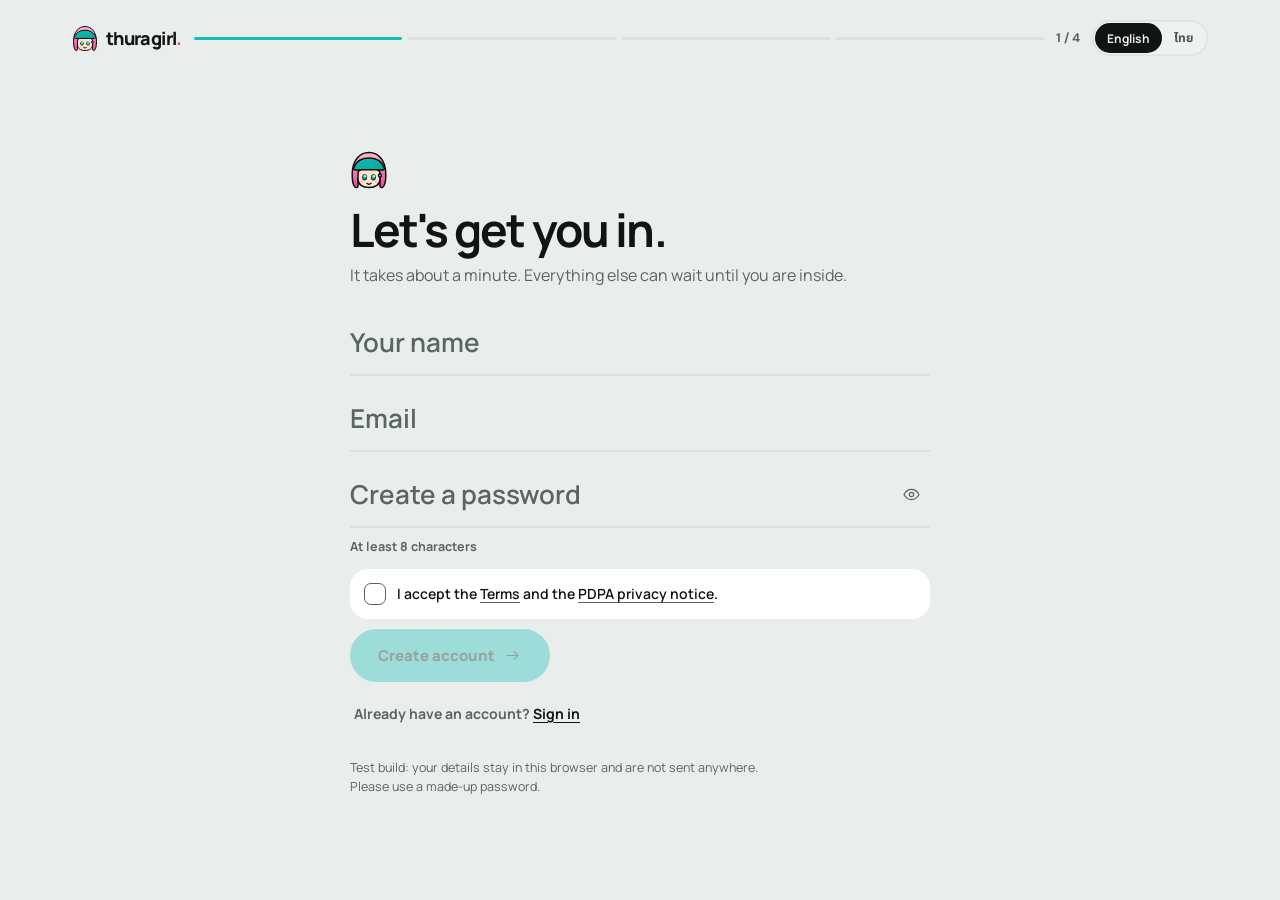
<file: dashboard/index.html>
<!doctype html>
<html lang="en">
<head>
<meta charset="utf-8">
<meta name="viewport" content="width=device-width,initial-scale=1,viewport-fit=cover">
<meta name="robots" content="noindex">
<title>Dashboard · ThuraGirl</title>
<link rel="icon" href="../assets/favicon.svg">
<link rel="preconnect" href="https://fonts.googleapis.com">
<link rel="preconnect" href="https://fonts.gstatic.com" crossorigin>
<link rel="stylesheet" href="https://fonts.googleapis.com/css2?family=DM+Sans:opsz,wght@9..40,500;9..40,600;9..40,700&family=Instrument+Serif:ital@0;1&family=Manrope:wght@500;600;700;800&family=Noto+Sans+Thai:wght@400;500;600;700&display=swap">
<link rel="stylesheet" href="../assets/app.css?v=c22c01bd">
</head>
<body data-page="dashboard">
<svg width="0" height="0" style="position:absolute" aria-hidden="true">
  <defs>
    <linearGradient id="g-hair" x1="0" y1="0" x2="0" y2="1"><stop offset="0%" stop-color="#FBB6CE"/><stop offset="100%" stop-color="#EC4899"/></linearGradient>
    <linearGradient id="g-band" x1="0" y1="0" x2="1" y2="1"><stop offset="0%" stop-color="#0FBFB6"/><stop offset="100%" stop-color="#0AA39B"/></linearGradient>
    <radialGradient id="g-eye" cx="0.4" cy="0.3"><stop offset="0%" stop-color="#A7F3D0"/><stop offset="55%" stop-color="#0FBFB6"/><stop offset="100%" stop-color="#0D9488"/></radialGradient>
  </defs>
  <symbol id="tg" viewBox="6 3 52 54">
    <path d="M9 36 C 9 17, 19 6, 32 6 C 45 6, 55 17, 55 36 C 55 44, 54 50, 51.5 53 C 50 54.8, 47 54.5, 47 51.5 L 47 41.5 L 17 41.5 L 17 51.5 C 17 54.5, 14 54.8, 12.5 53 C 10 50, 9 44, 9 36 Z" fill="url(#g-hair)" stroke="#0A0A0A" stroke-width="2" stroke-linejoin="round"/>
    <path d="M11 27.5 C 14 18, 22.5 13.5, 32 13.5 C 41.5 13.5, 50 18, 53 27.5 C 53.35 28.75, 52.6 30, 51 30 L 13 30 C 11.4 30, 10.65 28.75, 11 27.5 Z" fill="url(#g-band)" stroke="#0A0A0A" stroke-width="2" stroke-linejoin="round"/>
    <path d="M17 35 C 17 31.2, 19.2 29.8, 22.6 29.8 L 41.4 29.8 C 44.8 29.8, 47 31.2, 47 35 L 47 43 C 47 49.8, 40.8 54, 32 54 C 23.2 54, 17 49.8, 17 43 Z" fill="#FFE4CC" stroke="#0A0A0A" stroke-width="2" stroke-linejoin="round"/>
    <g class="tg-eye"><ellipse cx="26" cy="40" rx="3.4" ry="4.2" fill="#0A0A0A"/><ellipse cx="26" cy="40" rx="2.6" ry="3.4" fill="url(#g-eye)"/><circle cx="27.2" cy="38.6" r="1.3" fill="#fff"/></g>
    <g class="tg-eye"><ellipse cx="38" cy="40" rx="3.4" ry="4.2" fill="#0A0A0A"/><ellipse cx="38" cy="40" rx="2.6" ry="3.4" fill="url(#g-eye)"/><circle cx="39.2" cy="38.6" r="1.3" fill="#fff"/></g>
    <circle cx="22.5" cy="46" r="1.6" fill="#FBB6CE"/><circle cx="41.5" cy="46" r="1.6" fill="#FBB6CE"/>
    <path d="M29 48 Q 32 51 35 48" stroke="#0A0A0A" stroke-width="1.8" fill="none" stroke-linecap="round"/>
    <circle cx="47" cy="37.5" r="2.2" fill="#0FBFB6" stroke="#0A0A0A" stroke-width="1.6"/>
  </symbol>
  <symbol id="i-up" viewBox="0 0 24 24"><path d="M12 15V4.5m-4 4 4-4 4 4"/><path d="M4.5 14.5v3a2 2 0 0 0 2 2h11a2 2 0 0 0 2-2v-3"/></symbol>
  <symbol id="i-doc" viewBox="0 0 24 24"><path d="M14 3.5H8a2 2 0 0 0-2 2v13a2 2 0 0 0 2 2h8a2 2 0 0 0 2-2v-11z"/><path d="M14 3.5v4h4M9.5 12.5h5m-5 3.5h3"/></symbol>
  <symbol id="i-pay" viewBox="0 0 24 24"><rect x="3" y="5.5" width="18" height="13" rx="2.5"/><path d="M3 10h18M7 14.5h3"/></symbol>
  <symbol id="i-chat" viewBox="0 0 24 24"><path d="M20 11.5a7.5 7.5 0 0 1-11.2 6.5L4.5 19.5l1.4-4A7.5 7.5 0 1 1 20 11.5z"/></symbol>
  <symbol id="i-arrow" viewBox="0 0 24 24"><path d="M5 12h14m-5-5 5 5-5 5"/></symbol>
  <symbol id="i-alert" viewBox="0 0 24 24"><path d="M10.6 4.6 3.3 17.2a1.6 1.6 0 0 0 1.4 2.4h14.6a1.6 1.6 0 0 0 1.4-2.4L13.4 4.6a1.6 1.6 0 0 0-2.8 0z"/><path d="M12 9.5v4m0 3v.01"/></symbol>
  <symbol id="i-clock" viewBox="0 0 24 24"><circle cx="12" cy="12" r="8.5"/><path d="M12 7.5V12l3 1.8"/></symbol>
  <symbol id="i-plus" viewBox="0 0 24 24"><path d="M12 5.5v13M5.5 12h13"/></symbol>
  <symbol id="i-mic" viewBox="0 0 24 24"><rect x="9" y="3.5" width="6" height="10.5" rx="3"/><path d="M5.5 11.5a6.5 6.5 0 0 0 13 0M12 18v2.5"/></symbol>
  <symbol id="i-sendup" viewBox="0 0 24 24"><path d="M12 19V5.5m-5.5 5.5L12 5.5l5.5 5.5"/></symbol>
  <symbol id="i-eye" viewBox="0 0 24 24"><path d="M2.5 12S6 5.5 12 5.5 21.5 12 21.5 12 18 18.5 12 18.5 2.5 12 2.5 12z"/><circle cx="12" cy="12" r="2.75"/></symbol>
  <symbol id="i-eyeoff" viewBox="0 0 24 24"><path d="m4 4 16 16M9.9 5.8a9.6 9.6 0 0 1 2.1-.3c6 0 9.5 6.5 9.5 6.5a17 17 0 0 1-2.6 3.4M6.3 7.6A16.6 16.6 0 0 0 2.5 12S6 18.5 12 18.5a9.3 9.3 0 0 0 4-.9M10 10.1a2.75 2.75 0 0 0 3.9 3.9"/></symbol>
  <symbol id="i-check" viewBox="0 0 24 24"><path d="m5.5 12.5 4.2 4.2L18.5 8"/></symbol>
  <symbol id="i-trend" viewBox="0 0 24 24"><path d="M7 17 17 7m0 0H9.5M17 7v7.5"/></symbol>
  <symbol id="i-x" viewBox="0 0 24 24"><path d="m6.5 6.5 11 11m0-11-11 11"/></symbol>
  <symbol id="i-chevr" viewBox="0 0 24 24"><path d="m9.5 6.5 5.5 5.5-5.5 5.5"/></symbol>
  <symbol id="i-news" viewBox="0 0 24 24"><path d="M7.5 4.5h12v13a2 2 0 0 1-2 2h-12"/><path d="M7.5 4.5v13a2 2 0 0 1-4 0v-8h4"/><path d="M10.5 8.5h6V12h-6zM10.5 15.5h6"/></symbol>
  <symbol id="i-chevl" viewBox="0 0 24 24"><path d="m14.5 6.5-5.5 5.5 5.5 5.5"/></symbol>
  <symbol id="i-t-rest" viewBox="0 0 24 24"><path d="M5 3.5v5a2.5 2.5 0 0 0 5 0v-5M7.5 3.5v17M16.5 20.5v-17c-2.2 1.2-3.2 3.8-3.2 7.5h3.2"/></symbol>
  <symbol id="i-t-shop" viewBox="0 0 24 24"><path d="M4 9.5 5.5 4.5h13L20 9.5M5 12v7.5h14V12M10 19.5v-4.5h4v4.5"/><path d="M4 9.5a2.67 2.67 0 0 0 5.33 0 2.67 2.67 0 0 0 5.34 0 2.67 2.67 0 0 0 5.33 0"/></symbol>
  <symbol id="i-t-online" viewBox="0 0 24 24"><path d="M3.5 4.5h2.3L8 15h9.6l1.9-7.5H6.5"/><circle cx="9.5" cy="19" r="1.1"/><circle cx="16.5" cy="19" r="1.1"/></symbol>
  <symbol id="i-t-cafe" viewBox="0 0 24 24"><path d="M5 9.5h11v5a4.5 4.5 0 0 1-4.5 4.5h-2A4.5 4.5 0 0 1 5 14.5zM16 10.5h1.5a2.5 2.5 0 0 1 0 5H16M8.5 3.5V6m3.5-2.5V6"/></symbol>
  <symbol id="i-t-beauty" viewBox="0 0 24 24"><circle cx="6.5" cy="7" r="2.5"/><circle cx="6.5" cy="17" r="2.5"/><path d="M8.6 8.5 20 17.5M8.6 15.5 20 6.5"/></symbol>
  <symbol id="i-t-serv" viewBox="0 0 24 24"><rect x="3.5" y="7.5" width="17" height="12" rx="2.5"/><path d="M9 7.5v-2A1.5 1.5 0 0 1 10.500 4h3A1.5 1.5 0 0 1 15 5.5v2M3.5 13h17"/></symbol>
  <symbol id="i-t-mfg" viewBox="0 0 24 24"><path d="M3.5 19.500V11L9 14v-3l5.500 3V5.500H19v14z"/><path d="M7 16.500h2m3 0h2"/></symbol>
  <symbol id="i-t-other" viewBox="0 0 24 24"><path d="M11 4.500c.6 3.900 2.600 5.900 6.500 6.500-3.900.6-5.900 2.600-6.500 6.500-.6-3.900-2.600-5.900-6.500-6.500 3.900-.6 5.900-2.600 6.500-6.500zM18.500 16v4m-2-2h4"/></symbol>
  <symbol id="i-lock" viewBox="0 0 24 24"><rect x="5.5" y="10.5" width="13" height="9.5" rx="2.5"/><path d="M8.5 10.500v-3a3.500 3.500 0 0 1 7 0v3"/></symbol>
  <symbol id="i-cam" viewBox="0 0 24 24"><path d="M4.500 8.500h3L9 6h6l1.500 2.500h3a1 1 0 0 1 1 1V18a1 1 0 0 1-1 1h-15a1 1 0 0 1-1-1V9.500a1 1 0 0 1 1-1z"/><circle cx="12" cy="13.500" r="3.250"/></symbol>
  <symbol id="i-chart" viewBox="0 0 24 24"><path d="M5 19.5v-7m7 7v-15m7 15v-10"/></symbol>
  <symbol id="i-set" viewBox="0 0 24 24"><path d="M4 7.5h8.5m5 0H20M4 16.5h2.5m5 0H20"/><circle cx="15" cy="7.5" r="2.5"/><circle cx="9" cy="16.5" r="2.5"/></symbol>
  <symbol id="i-chev" viewBox="0 0 24 24"><path d="m6.5 9.5 5.5 5.5 5.5-5.5"/></symbol>
  <symbol id="i-receipt" viewBox="0 0 24 24"><path d="M6.5 3.5h11v17l-2.75-1.6L12 20.5l-2.75-1.6L6.5 20.5z"/><path d="M9.5 8.5h5m-5 3.5h5"/></symbol>
</svg>
<div class="stage">
  <div class="mock" id="mock" data-dir="b" data-mode="day">
        <div class="scr" id="scr-auth" hidden><div class="su" id="su"></div></div>
        <!-- B · Midnight, with a day mode -->
        <div class="scr dB" id="app" hidden>
          <div class="nav">
            <div class="navl"><button type="button" class="nbtn" id="b-back" aria-label="Back to Home" hidden><svg class="i"><use href="#i-chevl"/></svg></button><div class="logo" id="b-logo"><svg class="tg" width="28" height="29"><use href="#tg"/></svg><span>thuragirl<i>.</i></span></div></div>
            <div class="navr"><button type="button" class="nbtn" id="b-money-btn" aria-label="Finance" aria-pressed="false" title="Finance"><svg class="i"><use href="#i-chart"/></svg></button><button type="button" class="nbtn" id="b-brief-btn" aria-label="Morning brief" aria-pressed="false" title="Morning brief"><svg class="i"><use href="#i-news"/></svg><i class="nb-dot" id="b-brief-dot"></i></button><button type="button" class="co" id="b-co" aria-label="Settings" title="Settings"><b id="b-co-i">BB</b><span id="b-co-n">Bangkok Bites</span><svg class="i"><use href="#i-chev"/></svg></button></div>
          </div>
          <div class="pg" id="b-home">
          <div class="welB" id="b-wel" hidden><svg class="tg" width="34" height="36"><use href="#tg"/></svg><div class="rt"><div class="t" id="b-wel-t"></div><div class="m" id="b-wel-m"></div></div><button type="button" class="pill soft act" id="b-wel-go">Finish setup</button><button type="button" class="cb-btn" id="b-wel-x" aria-label="Dismiss"><svg class="i"><use href="#i-x"/></svg></button></div>
          <div class="emptyB"><svg class="tg" width="64" height="67"><use href="#tg"/></svg><h1>Welcome to ThuraGirl.</h1><p>Connect your bank or upload a statement, and I build your dashboard from it: your cash, money in and out, and what needs you.</p><div class="acts"><button type="button" class="pill acc js-upload"><svg class="i"><use href="#i-up"/></svg>Upload a statement</button><button type="button" class="pill soft js-sample">Try it with sample data</button></div></div>
          <div class="dB-hero">
            <div class="lab">Cash on hand</div>
            <div class="big num" aria-label="1,842,300 baht"><span class="cur">฿</span><span id="b-val">1,842,300</span></div>
            <div class="delta" id="b-delta"><svg class="i"><use href="#i-trend"/></svg><span id="b-dtxt">6.4% this month</span></div>
            <div class="spark" id="b-spark" role="img" aria-label="Cash over the last 30 days, rising from 1.73 to 1.84 million baht">
              <svg viewBox="0 0 600 100" preserveAspectRatio="none" aria-hidden="true">
                <defs><linearGradient id="b-fill" x1="0" y1="0" x2="0" y2="1"><stop offset="0" style="stop-color:var(--m-accent);stop-opacity:.2"/><stop offset="1" style="stop-color:var(--m-accent);stop-opacity:0"/></linearGradient></defs>
                <path class="sp-a" id="b-area"/><path class="sp-l" id="b-line"/>
              </svg>
              <i class="sp-x" id="b-x"></i><i class="sp-dot" id="b-dot"></i>
            </div>
            <div class="bkwrap"><button type="button" class="bkbar" id="b-bkbar" aria-expanded="false" aria-controls="b-bkpanel"></button><div class="bkpanel" id="b-bkpanel" hidden></div></div>
            <div class="circ">
              <button type="button" class="pri js-anyup"><i><svg class="i"><use href="#i-up"/></svg></i>Upload</button>
              <button type="button" class="js-invoice"><i><svg class="i"><use href="#i-doc"/></svg></i>Invoice</button>
              <button type="button" class="js-pay"><i><svg class="i"><use href="#i-pay"/></svg></i>Pay</button>
            </div>
          </div>
          <div class="snapB">
            <div class="sech"><span>This month</span><button type="button" class="lnk" data-go="money">See finance<svg class="i"><use href="#i-chevr"/></svg></button></div>
            <div class="minis">
              <button type="button" class="mini t1" data-go="money" aria-label="Revenue, 854,200 baht. Open Finance"><span class="lab">Revenue</span><span class="n num">฿854,200</span><span class="d num"><svg class="i"><use href="#i-trend"/></svg>12.8%<em>vs last month</em></span></button>
              <button type="button" class="mini t2" data-go="money" aria-label="Expenses, 612,400 baht. Open Finance"><span class="lab">Expenses</span><span class="n num">฿612,400</span><span class="d num"><svg class="i"><use href="#i-trend"/></svg>4.2%<em>vs last month</em></span></button>
              <button type="button" class="mini t3" data-go="money" aria-label="Profit, 241,800 baht. Open Finance"><span class="lab">Profit</span><span class="n num">฿241,800</span><span class="d num"><svg class="i"><use href="#i-trend"/></svg>38.4%<em>28.3% margin</em></span></button>
            </div>
          </div>
          <section class="card needB" aria-label="Tasks that need you">
            <h2>Needs you <span class="cnt num" id="b-cnt">6</span></h2>
            <div class="revB tk" id="b-rev" data-k="rev"><svg class="tg" width="38" height="40"><use href="#tg"/></svg><div class="rt"><div class="t">April Review Pack</div><div class="m">Your month on one page. Due today.</div></div><button type="button" class="pill acc" id="b-review">Review</button></div>
            <div class="row tk" data-k="t0"><span class="ic"><svg class="i"><use href="#i-alert"/></svg></span><div class="rt"><div class="t">Invoice #INV-2026-038 is unpaid</div><div class="m"><span class="bad">45 days late</span><span class="ma"> · <span class="num">฿88,500</span></span></div></div><span class="amt num">฿88,500</span><button type="button" class="pill soft act">Approve</button></div>
            <div class="row tk" data-k="t1"><span class="ic"><svg class="i"><use href="#i-alert"/></svg></span><div class="rt"><div class="t">April tax package</div><div class="m"><span class="bad">Overdue 1 day</span><span class="ma"> · <span class="num">฿14,200</span></span></div></div><span class="amt num">฿14,200</span><button type="button" class="pill soft act">Approve</button></div>
            <div class="row tk" data-k="t2"><span class="ic"><svg class="i"><use href="#i-clock"/></svg></span><div class="rt"><div class="t">Invoice to Sukhumvit Catering</div><div class="m"><span class="warn">Due today</span><span class="ma"> · <span class="num">฿142,000</span></span></div></div><span class="amt num">฿142,000</span><button type="button" class="pill soft act">Approve</button></div>
            <div class="row tk" data-k="t3"><span class="ic"><svg class="i"><use href="#i-receipt"/></svg></span><div class="rt"><div class="t">Missing Makro receipt</div><div class="m">Due in 2 days<span class="ma"> · <span class="num">฿18,400</span></span></div></div><span class="amt num">฿18,400</span><button type="button" class="pill soft act">Upload</button></div>
            <div class="row tk" id="b-setuprow"><span class="ic"><svg class="i"><use href="#i-set"/></svg></span><div class="rt"><div class="t" id="b-setup-t">Finish setting up your company</div><div class="m" id="b-setup-m">3 quick things left</div></div><button type="button" class="pill soft act2" id="b-setup-btn">Set up</button></div>
            <div class="clearB" id="b-clear" hidden><svg class="tg" width="44" height="46"><use href="#tg"/></svg><b id="b-clear-t"></b><span id="b-clear-m"></span><button type="button" id="b-reset">Show the sample tasks again</button></div>
            <div class="more">3 more scheduled this week<svg class="i"><use href="#i-chevr"/></svg></div>
          </section>
          </div>

          <div class="pg brf" id="b-brief" hidden>
            <div class="emptyP"><svg class="tg" width="64" height="67"><use href="#tg"/></svg><h1>No brief yet.</h1><p>Your morning brief starts the day after I have a bank statement to read.</p><div class="acts"><button type="button" class="pill acc js-upload"><svg class="i"><use href="#i-up"/></svg>Upload a statement</button><button type="button" class="pill soft js-sample">Try it with sample data</button></div></div>
            <div class="br-mast"><b>The Morning Brief</b><span>Thursday 7 May</span><span class="br-rt">1 min read</span></div>
            <header class="br-head">
              <h1 id="br-h1"><span class="l1">Cash is up 6.4%.</span><em>Three things</em> need your yes.</h1>
              <p class="br-lede">Good morning, <span id="br-name">Nok</span>. You have <b class="num">฿1,842,300</b> <span id="br-banks">in the bank</span>. May has brought in <b class="num">฿854,200</b> so far, and you have kept <b class="num">฿241,800</b> of it.</p>
              <div class="br-by"><svg class="tg" width="26" height="27"><use href="#tg"/></svg><span>By ThuraGirl, your bookkeeper</span></div>
            </header>
            <div class="br-grid">
              <div class="br-main">
                <div class="br-sec">Needs your yes</div>
                <article class="story"><span class="no">1</span><h3>Your April books are ready to sign off</h3>
                  <p class="todo">It is all on one page: <span class="num">฿816,600</span> in, <span class="num">฿637,800</span> out, <span class="num">฿178,800</span> kept. Tick the box and I lock the month.</p>
                  <p class="dn">Signed off. April is locked and filed.</p>
                  <button type="button" class="pill acc" data-act="rev" data-label="Review" data-ok="Approved">Review</button></article>
                <article class="story"><span class="no">2</span><h3>Bangkok Hotel Group has not paid you</h3>
                  <p class="todo">Invoice #INV-2026-038 for <span class="num">฿88,500</span> is 45 days late. I have a polite reminder ready to go.</p>
                  <p class="dn">Reminder sent. I will tell you the moment they pay.</p>
                  <button type="button" class="pill soft act" data-act="0" data-label="Send reminder" data-ok="Sent">Send reminder</button></article>
                <article class="story"><span class="no">3</span><h3>Your April taxes are ready</h3>
                  <p class="todo">The package comes to <span class="num">฿14,200</span> and it was due yesterday. One yes files all of it.</p>
                  <p class="dn">Filed. The receipts are in your files.</p>
                  <button type="button" class="pill soft act" data-act="1" data-label="Approve and file" data-ok="Filed">Approve and file</button></article>
                <div class="br-sec br-gap">Can wait</div>
                <div class="row"><div class="rt"><div class="t">Invoice to Sukhumvit Catering</div><div class="m">Ready to send · <span class="num">฿142,000</span></div></div><button type="button" class="pill soft act" data-act="2" data-label="Approve" data-ok="Done">Approve</button></div>
                <div class="row"><div class="rt"><div class="t">Missing Makro receipt</div><div class="m">Left your account on 2 May · <span class="num">฿18,400</span></div></div><button type="button" class="pill soft act" data-act="3" data-label="Upload" data-ok="Done">Upload</button></div>
                <div class="row"><div class="rt"><div class="t" id="br-bank-t"></div><div class="m" id="br-bank-m"></div></div><button type="button" class="pill soft" id="br-bank">Update</button></div>
              </div>
              <aside class="br-side">
                <div class="br-sec">Done for you</div>
                <ul class="br-done">
                  <li><svg class="i"><use href="#i-check"/></svg>Closed your April books, every baht accounted for</li>
                  <li><svg class="i"><use href="#i-check"/></svg>Matched 12 bank payments to the right bills</li>
                  <li><svg class="i"><use href="#i-check"/></svg>Filed 8 receipts you snapped or forwarded</li>
                </ul>
                <div class="br-sec br-gap br-lk"><span>May so far</span><button type="button" class="lnk" data-go="money">See finance<svg class="i"><use href="#i-chevr"/></svg></button></div>
                <ul class="br-nums">
                  <li><span>Money in</span><b class="num">฿854,200</b><em class="num up">12.8%</em></li>
                  <li><span>Money out</span><b class="num">฿612,400</b><em class="num">4.2%</em></li>
                  <li><span>Kept</span><b class="num">฿241,800</b><em class="num up">38.4%</em></li>
                </ul>
                <div class="br-sec br-gap">Coming up</div>
                <ul class="br-nums br-up">
                  <li><span>Rent, Watthana Property<small class="bad">2 days late</small></span><b class="num">฿65,000</b></li>
                  <li><span>Electricity, PTT<small>Due in 3 days</small></span><b class="num">฿12,200</b></li>
                  <li><span>Makro Sukhumvit<small>Due in 5 days</small></span><b class="num">฿18,400</b></li>
                </ul>
              </aside>
            </div>
            <p class="br-end">That is everything for today. Ask me anything below.</p>
          </div>

          <div class="pg" id="b-money" hidden>
            <div class="emptyP"><svg class="tg" width="64" height="67"><use href="#tg"/></svg><h1>Nothing to show yet.</h1><p>Finance fills in once you upload a bank statement.</p><div class="acts"><button type="button" class="pill acc js-upload"><svg class="i"><use href="#i-up"/></svg>Upload a statement</button><button type="button" class="pill soft js-sample">Try it with sample data</button></div></div>
            <div class="dB-hero mH">
              <div class="tabs per" id="m-per" role="group" aria-label="Period"><button type="button" class="on" data-per="mtd" aria-pressed="true">Month</button><button type="button" data-per="qtd" aria-pressed="false">Quarter</button><button type="button" data-per="ytd" aria-pressed="false">Year</button></div>
              <div class="lab" id="m-lab">Profit this month</div>
              <div class="big num"><span class="cur">฿</span><span id="m-val">241,800</span></div>
              <div class="mH-sub"><div class="delta"><svg class="i"><use href="#i-trend"/></svg><span id="m-dtxt">38.4% vs last month</span></div><span class="mg num" id="m-mg">28.3% margin</span></div>
            </div>
            <section class="card flowB" aria-label="Money in and out">
              <div class="cardh"><h2>Money in and out</h2>
                <div class="lgd"><span><i class="swc in"></i>In <b class="num" id="m-in">฿854,200</b></span><span><i class="swc out"></i>Out <b class="num" id="m-out">฿612,400</b></span></div>
              </div>
              <div class="bars"><div class="bplot"><div class="bgrid" id="m-grid"></div><div class="bcols" id="m-cols"></div><div class="btip" id="m-tip" hidden></div></div><div class="bx" id="m-x" aria-hidden="true"></div></div>
              <table class="sr" id="m-tbl"></table>
            </section>
            <div class="two">
              <section class="card listB" aria-label="Owed to you">
                <div class="cardh"><h2>Owed to you</h2><span class="tot num">฿322,700</span><div class="sub">4 invoices · <span class="bad">2 overdue</span></div></div>
                <div class="row"><div class="rt"><div class="t">Bangkok Hotel Group</div><div class="m"><span class="bad">45 days late</span><span class="ma"> · <span class="num">฿88,500</span></span></div></div><span class="amt num">฿88,500</span><button type="button" class="pill soft act" data-ok="Sent">Remind</button></div>
                <div class="row"><div class="rt"><div class="t">Lotus Wholesale</div><div class="m"><span class="bad">9 days late</span><span class="ma"> · <span class="num">฿64,200</span></span></div></div><span class="amt num">฿64,200</span><button type="button" class="pill soft act" data-ok="Sent">Remind</button></div>
                <div class="row"><div class="rt"><div class="t">Sukhumvit Catering</div><div class="m">Due in 15 days<span class="ma"> · <span class="num">฿142,000</span></span></div></div><span class="amt num">฿142,000</span><button type="button" class="pill soft act" data-ok="Sent">Remind</button></div>
                <div class="row"><div class="rt"><div class="t">Asok Tower Building</div><div class="m">Due in 23 days<span class="ma"> · <span class="num">฿28,000</span></span></div></div><span class="amt num">฿28,000</span><button type="button" class="pill soft act" data-ok="Sent">Remind</button></div>
              </section>
              <section class="card listB" aria-label="You owe">
                <div class="cardh"><h2>You owe</h2><span class="tot num">฿128,400</span><div class="sub">4 bills · <span class="bad">1 overdue</span></div></div>
                <div class="row"><div class="rt"><div class="t">Watthana Property Mgmt</div><div class="m"><span class="bad">2 days late</span><span class="ma"> · <span class="num">฿65,000</span></span></div></div><span class="amt num">฿65,000</span><button type="button" class="pill soft act" data-ok="Paid">Pay</button></div>
                <div class="row"><div class="rt"><div class="t">PTT (electricity)</div><div class="m">Due in 3 days<span class="ma"> · <span class="num">฿12,200</span></span></div></div><span class="amt num">฿12,200</span><button type="button" class="pill soft act" data-ok="Paid">Pay</button></div>
                <div class="row"><div class="rt"><div class="t">Makro Sukhumvit</div><div class="m">Due in 5 days<span class="ma"> · <span class="num">฿18,400</span></span></div></div><span class="amt num">฿18,400</span><button type="button" class="pill soft act" data-ok="Paid">Pay</button></div>
                <div class="row"><div class="rt"><div class="t">Thai Beverage Co</div><div class="m">Due in 8 days<span class="ma"> · <span class="num">฿32,800</span></span></div></div><span class="amt num">฿32,800</span><button type="button" class="pill soft act" data-ok="Paid">Pay</button></div>
              </section>
            </div>
            <section class="card plB" aria-label="Profit and loss"><div class="cardh"><h2>Profit and loss</h2><div class="sub" id="m-plp"></div></div><div id="m-plc"></div></section>
            <section class="card taxB" aria-label="Set aside for taxes">
              <div class="cardh"><h2>Set aside for taxes</h2><span class="tot num" id="m-tax">฿75,760</span></div>
              <ul>
                <li><div><b>VAT (PP.30)</b><small>Monthly VAT, net payable</small></div><span id="m-vat">฿24,850</span></li>
                <li><div><b>Withholding (PND.3)</b><small>Supplier payments</small></div><span id="m-wht">฿2,550</span></li>
                <li><div><b>Company tax estimate</b><small>End-of-year liability</small></div><span id="m-corp">฿48,360</span></li>
              </ul>
            </section>
          </div>

          <div class="pg" id="b-settings" hidden></div>
          <div class="pg" id="b-register" hidden></div>

          <div class="dockB">
            <div class="popB" id="b-pop" hidden aria-live="polite">
              <button type="button" class="cb-btn x" id="b-popx" aria-label="Close reply"><svg class="i"><use href="#i-x"/></svg></button>
              <div class="me" id="b-me"></div>
              <div class="tgm"><svg class="tg" width="28" height="29"><use href="#tg"/></svg><p id="b-reply"></p></div>
            </div>
            <div class="sugB" id="b-sug" hidden>
              <button type="button">What's overdue?</button><button type="button">How was April?</button><button type="button">How's my cash?</button>
            </div>
            <form class="chatB" id="b-chat" novalidate>
              <button type="button" class="cb-btn" aria-label="Upload a file"><svg class="i"><use href="#i-plus"/></svg></button>
              <input class="cb-in" id="b-in" type="text" placeholder="Ask ThuraGirl" aria-label="Ask ThuraGirl" autocomplete="off">
              <button type="button" class="cb-btn" aria-label="Speak"><svg class="i"><use href="#i-mic"/></svg></button>
              <button type="submit" class="cb-send" id="b-send" aria-label="Send" disabled><svg class="i"><use href="#i-sendup"/></svg></button>
            </form>
          </div>
        </div>


        <!-- B · Review Pack sheet -->
        <div class="shB" id="b-sheet" hidden>
          <div class="shB-card" role="dialog" aria-modal="true" aria-labelledby="b-sh-t">
            <div class="shB-h">
              <div><div class="shB-k">Monthly Review Pack</div><h3 id="b-sh-t">April, on one page</h3><div class="shB-sub">Bangkok Bites · 1 to 30 April</div></div>
              <button type="button" class="cb-btn shB-x" id="b-shx" aria-label="Close"><svg class="i"><use href="#i-x"/></svg></button>
            </div>
            <dl class="shB-n">
              <div><dt>Revenue</dt><dd>฿816,600</dd></div>
              <div><dt>Costs</dt><dd>฿637,800</dd></div>
              <div><dt>Profit</dt><dd>฿178,800</dd></div>
            </dl>
            <ul class="shB-l">
              <li><span>Profit margin</span><b class="num">21.9%</b></li>
              <li><span>Tax to file</span><b class="num">฿14,200</b></li>
              <li><span>Overdue invoices</span><b class="num">฿152,700</b></li>
              <li><span>Receipts still missing</span><b class="num">1</b></li>
            </ul>
            <label class="shB-ok"><input type="checkbox" id="b-agree"><span>I've reviewed April and it looks right.</span></label>
            <div class="shB-f">
              <button type="button" class="pill soft" id="b-shask">Ask ThuraGirl</button>
              <button type="button" class="pill acc" id="b-approve" disabled>Approve</button>
            </div>
          </div>
        </div>


        <!-- B · setup that follows signup -->
        <div class="shB" id="b-setup" hidden>
          <div class="shB-card" role="dialog" aria-modal="true" aria-labelledby="st-t">
            <div class="shB-h">
              <div><div class="shB-k" id="st-k">Setup</div><h3 id="st-t">Finish setting up</h3><div class="shB-sub" id="st-sub"></div></div>
              <button type="button" class="cb-btn shB-x" id="st-x" aria-label="Close"><svg class="i"><use href="#i-x"/></svg></button>
            </div>
            <div class="st-body" id="st-body"></div>
            <button type="button" class="pill acc st-done" id="st-done">Done for now</button>
          </div>
        </div>


        <!-- B · signup: verification handed to a third-party partner -->
        <div class="kyc" id="kyc" hidden>
          <div class="kyc-card" role="dialog" aria-modal="true" aria-label="Secure verification">
            <div class="kyc-h"><svg class="i"><use href="#i-lock"/></svg><span>Secure verification</span><button type="button" class="cb-btn" id="kyc-x" aria-label="Close"><svg class="i"><use href="#i-x"/></svg></button></div>
            <div class="kyc-b" id="kyc-body"></div>
            <div class="kyc-f">In the live app a verification partner handles this step. In this test build the file never leaves your browser.</div>
            <input type="file" id="kyc-cam" accept="image/*" capture="environment" hidden><input type="file" id="kyc-file" accept="image/*,application/pdf" hidden>
          </div>
        </div>


        <div class="shB" id="up-sheet" hidden>
          <div class="shB-card" role="dialog" aria-modal="true" aria-labelledby="up-t">
            <div class="shB-h">
              <div><div class="shB-k">Bank statement</div><h3 id="up-t">Upload a statement</h3><div class="shB-sub">CSV, Excel or PDF from your bank, up to 10 MB.</div></div>
              <button type="button" class="cb-btn shB-x" id="up-x" aria-label="Close"><svg class="i"><use href="#i-x"/></svg></button>
            </div>
            <div class="upf" id="up-body"></div>
            <input type="file" id="up-file" accept=".csv,.xlsx,.xls,.pdf,text/csv,text/comma-separated-values,application/vnd.ms-excel,application/vnd.openxmlformats-officedocument.spreadsheetml.sheet,application/pdf" hidden>
          </div>
        </div>
  </div>
</div>
<script src="../assets/app.js?v=c22c01bd"></script>
</body>
</html>
</file>
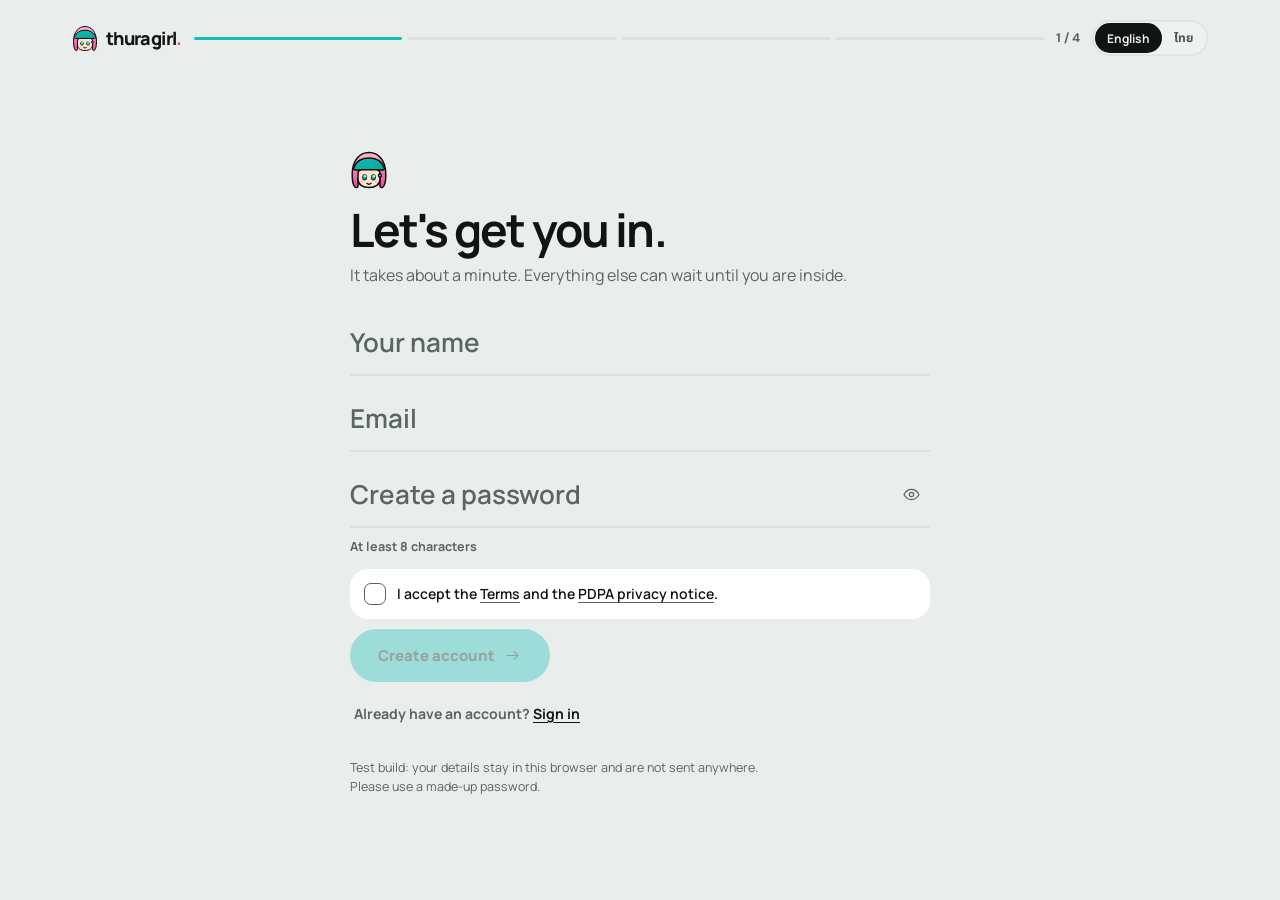
<file: signup/index.html>
<!doctype html>
<html lang="en">
<head>
<meta charset="utf-8">
<meta name="viewport" content="width=device-width,initial-scale=1,viewport-fit=cover">
<meta name="robots" content="noindex">
<title>Sign up · ThuraGirl</title>
<link rel="icon" href="../assets/favicon.svg">
<link rel="preconnect" href="https://fonts.googleapis.com">
<link rel="preconnect" href="https://fonts.gstatic.com" crossorigin>
<link rel="stylesheet" href="https://fonts.googleapis.com/css2?family=DM+Sans:opsz,wght@9..40,500;9..40,600;9..40,700&family=Instrument+Serif:ital@0;1&family=Manrope:wght@500;600;700;800&family=Noto+Sans+Thai:wght@400;500;600;700&display=swap">
<link rel="stylesheet" href="../assets/app.css?v=c22c01bd">
</head>
<body data-page="signup">
<svg width="0" height="0" style="position:absolute" aria-hidden="true">
  <defs>
    <linearGradient id="g-hair" x1="0" y1="0" x2="0" y2="1"><stop offset="0%" stop-color="#FBB6CE"/><stop offset="100%" stop-color="#EC4899"/></linearGradient>
    <linearGradient id="g-band" x1="0" y1="0" x2="1" y2="1"><stop offset="0%" stop-color="#0FBFB6"/><stop offset="100%" stop-color="#0AA39B"/></linearGradient>
    <radialGradient id="g-eye" cx="0.4" cy="0.3"><stop offset="0%" stop-color="#A7F3D0"/><stop offset="55%" stop-color="#0FBFB6"/><stop offset="100%" stop-color="#0D9488"/></radialGradient>
  </defs>
  <symbol id="tg" viewBox="6 3 52 54">
    <path d="M9 36 C 9 17, 19 6, 32 6 C 45 6, 55 17, 55 36 C 55 44, 54 50, 51.5 53 C 50 54.8, 47 54.5, 47 51.5 L 47 41.5 L 17 41.5 L 17 51.5 C 17 54.5, 14 54.8, 12.5 53 C 10 50, 9 44, 9 36 Z" fill="url(#g-hair)" stroke="#0A0A0A" stroke-width="2" stroke-linejoin="round"/>
    <path d="M11 27.5 C 14 18, 22.5 13.5, 32 13.5 C 41.5 13.5, 50 18, 53 27.5 C 53.35 28.75, 52.6 30, 51 30 L 13 30 C 11.4 30, 10.65 28.75, 11 27.5 Z" fill="url(#g-band)" stroke="#0A0A0A" stroke-width="2" stroke-linejoin="round"/>
    <path d="M17 35 C 17 31.2, 19.2 29.8, 22.6 29.8 L 41.4 29.8 C 44.8 29.8, 47 31.2, 47 35 L 47 43 C 47 49.8, 40.8 54, 32 54 C 23.2 54, 17 49.8, 17 43 Z" fill="#FFE4CC" stroke="#0A0A0A" stroke-width="2" stroke-linejoin="round"/>
    <g class="tg-eye"><ellipse cx="26" cy="40" rx="3.4" ry="4.2" fill="#0A0A0A"/><ellipse cx="26" cy="40" rx="2.6" ry="3.4" fill="url(#g-eye)"/><circle cx="27.2" cy="38.6" r="1.3" fill="#fff"/></g>
    <g class="tg-eye"><ellipse cx="38" cy="40" rx="3.4" ry="4.2" fill="#0A0A0A"/><ellipse cx="38" cy="40" rx="2.6" ry="3.4" fill="url(#g-eye)"/><circle cx="39.2" cy="38.6" r="1.3" fill="#fff"/></g>
    <circle cx="22.5" cy="46" r="1.6" fill="#FBB6CE"/><circle cx="41.5" cy="46" r="1.6" fill="#FBB6CE"/>
    <path d="M29 48 Q 32 51 35 48" stroke="#0A0A0A" stroke-width="1.8" fill="none" stroke-linecap="round"/>
    <circle cx="47" cy="37.5" r="2.2" fill="#0FBFB6" stroke="#0A0A0A" stroke-width="1.6"/>
  </symbol>
  <symbol id="i-up" viewBox="0 0 24 24"><path d="M12 15V4.5m-4 4 4-4 4 4"/><path d="M4.5 14.5v3a2 2 0 0 0 2 2h11a2 2 0 0 0 2-2v-3"/></symbol>
  <symbol id="i-doc" viewBox="0 0 24 24"><path d="M14 3.5H8a2 2 0 0 0-2 2v13a2 2 0 0 0 2 2h8a2 2 0 0 0 2-2v-11z"/><path d="M14 3.5v4h4M9.5 12.5h5m-5 3.5h3"/></symbol>
  <symbol id="i-pay" viewBox="0 0 24 24"><rect x="3" y="5.5" width="18" height="13" rx="2.5"/><path d="M3 10h18M7 14.5h3"/></symbol>
  <symbol id="i-chat" viewBox="0 0 24 24"><path d="M20 11.5a7.5 7.5 0 0 1-11.2 6.5L4.5 19.5l1.4-4A7.5 7.5 0 1 1 20 11.5z"/></symbol>
  <symbol id="i-arrow" viewBox="0 0 24 24"><path d="M5 12h14m-5-5 5 5-5 5"/></symbol>
  <symbol id="i-alert" viewBox="0 0 24 24"><path d="M10.6 4.6 3.3 17.2a1.6 1.6 0 0 0 1.4 2.4h14.6a1.6 1.6 0 0 0 1.4-2.4L13.4 4.6a1.6 1.6 0 0 0-2.8 0z"/><path d="M12 9.5v4m0 3v.01"/></symbol>
  <symbol id="i-clock" viewBox="0 0 24 24"><circle cx="12" cy="12" r="8.5"/><path d="M12 7.5V12l3 1.8"/></symbol>
  <symbol id="i-plus" viewBox="0 0 24 24"><path d="M12 5.5v13M5.5 12h13"/></symbol>
  <symbol id="i-mic" viewBox="0 0 24 24"><rect x="9" y="3.5" width="6" height="10.5" rx="3"/><path d="M5.5 11.5a6.5 6.5 0 0 0 13 0M12 18v2.5"/></symbol>
  <symbol id="i-sendup" viewBox="0 0 24 24"><path d="M12 19V5.5m-5.5 5.5L12 5.5l5.5 5.5"/></symbol>
  <symbol id="i-eye" viewBox="0 0 24 24"><path d="M2.5 12S6 5.5 12 5.5 21.5 12 21.5 12 18 18.5 12 18.5 2.5 12 2.5 12z"/><circle cx="12" cy="12" r="2.75"/></symbol>
  <symbol id="i-eyeoff" viewBox="0 0 24 24"><path d="m4 4 16 16M9.9 5.8a9.6 9.6 0 0 1 2.1-.3c6 0 9.5 6.5 9.5 6.5a17 17 0 0 1-2.6 3.4M6.3 7.6A16.6 16.6 0 0 0 2.5 12S6 18.5 12 18.5a9.3 9.3 0 0 0 4-.9M10 10.1a2.75 2.75 0 0 0 3.9 3.9"/></symbol>
  <symbol id="i-check" viewBox="0 0 24 24"><path d="m5.5 12.5 4.2 4.2L18.5 8"/></symbol>
  <symbol id="i-trend" viewBox="0 0 24 24"><path d="M7 17 17 7m0 0H9.5M17 7v7.5"/></symbol>
  <symbol id="i-x" viewBox="0 0 24 24"><path d="m6.5 6.5 11 11m0-11-11 11"/></symbol>
  <symbol id="i-chevr" viewBox="0 0 24 24"><path d="m9.5 6.5 5.5 5.5-5.5 5.5"/></symbol>
  <symbol id="i-news" viewBox="0 0 24 24"><path d="M7.5 4.5h12v13a2 2 0 0 1-2 2h-12"/><path d="M7.5 4.5v13a2 2 0 0 1-4 0v-8h4"/><path d="M10.5 8.5h6V12h-6zM10.5 15.5h6"/></symbol>
  <symbol id="i-chevl" viewBox="0 0 24 24"><path d="m14.5 6.5-5.5 5.5 5.5 5.5"/></symbol>
  <symbol id="i-t-rest" viewBox="0 0 24 24"><path d="M5 3.5v5a2.5 2.5 0 0 0 5 0v-5M7.5 3.5v17M16.5 20.5v-17c-2.2 1.2-3.2 3.8-3.2 7.5h3.2"/></symbol>
  <symbol id="i-t-shop" viewBox="0 0 24 24"><path d="M4 9.5 5.5 4.5h13L20 9.5M5 12v7.5h14V12M10 19.5v-4.5h4v4.5"/><path d="M4 9.5a2.67 2.67 0 0 0 5.33 0 2.67 2.67 0 0 0 5.34 0 2.67 2.67 0 0 0 5.33 0"/></symbol>
  <symbol id="i-t-online" viewBox="0 0 24 24"><path d="M3.5 4.5h2.3L8 15h9.6l1.9-7.5H6.5"/><circle cx="9.5" cy="19" r="1.1"/><circle cx="16.5" cy="19" r="1.1"/></symbol>
  <symbol id="i-t-cafe" viewBox="0 0 24 24"><path d="M5 9.5h11v5a4.5 4.5 0 0 1-4.5 4.5h-2A4.5 4.5 0 0 1 5 14.5zM16 10.5h1.5a2.5 2.5 0 0 1 0 5H16M8.5 3.5V6m3.5-2.5V6"/></symbol>
  <symbol id="i-t-beauty" viewBox="0 0 24 24"><circle cx="6.5" cy="7" r="2.5"/><circle cx="6.5" cy="17" r="2.5"/><path d="M8.6 8.5 20 17.5M8.6 15.5 20 6.5"/></symbol>
  <symbol id="i-t-serv" viewBox="0 0 24 24"><rect x="3.5" y="7.5" width="17" height="12" rx="2.5"/><path d="M9 7.5v-2A1.5 1.5 0 0 1 10.500 4h3A1.5 1.5 0 0 1 15 5.5v2M3.5 13h17"/></symbol>
  <symbol id="i-t-mfg" viewBox="0 0 24 24"><path d="M3.5 19.500V11L9 14v-3l5.500 3V5.500H19v14z"/><path d="M7 16.500h2m3 0h2"/></symbol>
  <symbol id="i-t-other" viewBox="0 0 24 24"><path d="M11 4.500c.6 3.900 2.600 5.900 6.500 6.500-3.900.6-5.900 2.600-6.500 6.500-.6-3.900-2.600-5.900-6.500-6.500 3.900-.6 5.900-2.600 6.500-6.500zM18.500 16v4m-2-2h4"/></symbol>
  <symbol id="i-lock" viewBox="0 0 24 24"><rect x="5.5" y="10.5" width="13" height="9.5" rx="2.5"/><path d="M8.5 10.500v-3a3.500 3.500 0 0 1 7 0v3"/></symbol>
  <symbol id="i-cam" viewBox="0 0 24 24"><path d="M4.500 8.500h3L9 6h6l1.500 2.500h3a1 1 0 0 1 1 1V18a1 1 0 0 1-1 1h-15a1 1 0 0 1-1-1V9.500a1 1 0 0 1 1-1z"/><circle cx="12" cy="13.500" r="3.250"/></symbol>
  <symbol id="i-chart" viewBox="0 0 24 24"><path d="M5 19.5v-7m7 7v-15m7 15v-10"/></symbol>
  <symbol id="i-set" viewBox="0 0 24 24"><path d="M4 7.5h8.5m5 0H20M4 16.5h2.5m5 0H20"/><circle cx="15" cy="7.5" r="2.5"/><circle cx="9" cy="16.5" r="2.5"/></symbol>
  <symbol id="i-chev" viewBox="0 0 24 24"><path d="m6.5 9.5 5.5 5.5 5.5-5.5"/></symbol>
  <symbol id="i-receipt" viewBox="0 0 24 24"><path d="M6.5 3.5h11v17l-2.75-1.6L12 20.5l-2.75-1.6L6.5 20.5z"/><path d="M9.5 8.5h5m-5 3.5h5"/></symbol>
</svg>
<div class="stage">
  <div class="mock" id="mock" data-dir="b" data-mode="day">
        <div class="scr" id="scr-auth" hidden><div class="su" id="su"></div></div>
        <!-- B · Midnight, with a day mode -->
        <div class="scr dB" id="app" hidden>
          <div class="nav">
            <div class="navl"><button type="button" class="nbtn" id="b-back" aria-label="Back to Home" hidden><svg class="i"><use href="#i-chevl"/></svg></button><div class="logo" id="b-logo"><svg class="tg" width="28" height="29"><use href="#tg"/></svg><span>thuragirl<i>.</i></span></div></div>
            <div class="navr"><button type="button" class="nbtn" id="b-money-btn" aria-label="Finance" aria-pressed="false" title="Finance"><svg class="i"><use href="#i-chart"/></svg></button><button type="button" class="nbtn" id="b-brief-btn" aria-label="Morning brief" aria-pressed="false" title="Morning brief"><svg class="i"><use href="#i-news"/></svg><i class="nb-dot" id="b-brief-dot"></i></button><button type="button" class="co" id="b-co" aria-label="Settings" title="Settings"><b id="b-co-i">BB</b><span id="b-co-n">Bangkok Bites</span><svg class="i"><use href="#i-chev"/></svg></button></div>
          </div>
          <div class="pg" id="b-home">
          <div class="welB" id="b-wel" hidden><svg class="tg" width="34" height="36"><use href="#tg"/></svg><div class="rt"><div class="t" id="b-wel-t"></div><div class="m" id="b-wel-m"></div></div><button type="button" class="pill soft act" id="b-wel-go">Finish setup</button><button type="button" class="cb-btn" id="b-wel-x" aria-label="Dismiss"><svg class="i"><use href="#i-x"/></svg></button></div>
          <div class="emptyB"><svg class="tg" width="64" height="67"><use href="#tg"/></svg><h1>Welcome to ThuraGirl.</h1><p>Connect your bank or upload a statement, and I build your dashboard from it: your cash, money in and out, and what needs you.</p><div class="acts"><button type="button" class="pill acc js-upload"><svg class="i"><use href="#i-up"/></svg>Upload a statement</button><button type="button" class="pill soft js-sample">Try it with sample data</button></div></div>
          <div class="dB-hero">
            <div class="lab">Cash on hand</div>
            <div class="big num" aria-label="1,842,300 baht"><span class="cur">฿</span><span id="b-val">1,842,300</span></div>
            <div class="delta" id="b-delta"><svg class="i"><use href="#i-trend"/></svg><span id="b-dtxt">6.4% this month</span></div>
            <div class="spark" id="b-spark" role="img" aria-label="Cash over the last 30 days, rising from 1.73 to 1.84 million baht">
              <svg viewBox="0 0 600 100" preserveAspectRatio="none" aria-hidden="true">
                <defs><linearGradient id="b-fill" x1="0" y1="0" x2="0" y2="1"><stop offset="0" style="stop-color:var(--m-accent);stop-opacity:.2"/><stop offset="1" style="stop-color:var(--m-accent);stop-opacity:0"/></linearGradient></defs>
                <path class="sp-a" id="b-area"/><path class="sp-l" id="b-line"/>
              </svg>
              <i class="sp-x" id="b-x"></i><i class="sp-dot" id="b-dot"></i>
            </div>
            <div class="bkwrap"><button type="button" class="bkbar" id="b-bkbar" aria-expanded="false" aria-controls="b-bkpanel"></button><div class="bkpanel" id="b-bkpanel" hidden></div></div>
            <div class="circ">
              <button type="button" class="pri js-anyup"><i><svg class="i"><use href="#i-up"/></svg></i>Upload</button>
              <button type="button" class="js-invoice"><i><svg class="i"><use href="#i-doc"/></svg></i>Invoice</button>
              <button type="button" class="js-pay"><i><svg class="i"><use href="#i-pay"/></svg></i>Pay</button>
            </div>
          </div>
          <div class="snapB">
            <div class="sech"><span>This month</span><button type="button" class="lnk" data-go="money">See finance<svg class="i"><use href="#i-chevr"/></svg></button></div>
            <div class="minis">
              <button type="button" class="mini t1" data-go="money" aria-label="Revenue, 854,200 baht. Open Finance"><span class="lab">Revenue</span><span class="n num">฿854,200</span><span class="d num"><svg class="i"><use href="#i-trend"/></svg>12.8%<em>vs last month</em></span></button>
              <button type="button" class="mini t2" data-go="money" aria-label="Expenses, 612,400 baht. Open Finance"><span class="lab">Expenses</span><span class="n num">฿612,400</span><span class="d num"><svg class="i"><use href="#i-trend"/></svg>4.2%<em>vs last month</em></span></button>
              <button type="button" class="mini t3" data-go="money" aria-label="Profit, 241,800 baht. Open Finance"><span class="lab">Profit</span><span class="n num">฿241,800</span><span class="d num"><svg class="i"><use href="#i-trend"/></svg>38.4%<em>28.3% margin</em></span></button>
            </div>
          </div>
          <section class="card needB" aria-label="Tasks that need you">
            <h2>Needs you <span class="cnt num" id="b-cnt">6</span></h2>
            <div class="revB tk" id="b-rev" data-k="rev"><svg class="tg" width="38" height="40"><use href="#tg"/></svg><div class="rt"><div class="t">April Review Pack</div><div class="m">Your month on one page. Due today.</div></div><button type="button" class="pill acc" id="b-review">Review</button></div>
            <div class="row tk" data-k="t0"><span class="ic"><svg class="i"><use href="#i-alert"/></svg></span><div class="rt"><div class="t">Invoice #INV-2026-038 is unpaid</div><div class="m"><span class="bad">45 days late</span><span class="ma"> · <span class="num">฿88,500</span></span></div></div><span class="amt num">฿88,500</span><button type="button" class="pill soft act">Approve</button></div>
            <div class="row tk" data-k="t1"><span class="ic"><svg class="i"><use href="#i-alert"/></svg></span><div class="rt"><div class="t">April tax package</div><div class="m"><span class="bad">Overdue 1 day</span><span class="ma"> · <span class="num">฿14,200</span></span></div></div><span class="amt num">฿14,200</span><button type="button" class="pill soft act">Approve</button></div>
            <div class="row tk" data-k="t2"><span class="ic"><svg class="i"><use href="#i-clock"/></svg></span><div class="rt"><div class="t">Invoice to Sukhumvit Catering</div><div class="m"><span class="warn">Due today</span><span class="ma"> · <span class="num">฿142,000</span></span></div></div><span class="amt num">฿142,000</span><button type="button" class="pill soft act">Approve</button></div>
            <div class="row tk" data-k="t3"><span class="ic"><svg class="i"><use href="#i-receipt"/></svg></span><div class="rt"><div class="t">Missing Makro receipt</div><div class="m">Due in 2 days<span class="ma"> · <span class="num">฿18,400</span></span></div></div><span class="amt num">฿18,400</span><button type="button" class="pill soft act">Upload</button></div>
            <div class="row tk" id="b-setuprow"><span class="ic"><svg class="i"><use href="#i-set"/></svg></span><div class="rt"><div class="t" id="b-setup-t">Finish setting up your company</div><div class="m" id="b-setup-m">3 quick things left</div></div><button type="button" class="pill soft act2" id="b-setup-btn">Set up</button></div>
            <div class="clearB" id="b-clear" hidden><svg class="tg" width="44" height="46"><use href="#tg"/></svg><b id="b-clear-t"></b><span id="b-clear-m"></span><button type="button" id="b-reset">Show the sample tasks again</button></div>
            <div class="more">3 more scheduled this week<svg class="i"><use href="#i-chevr"/></svg></div>
          </section>
          </div>

          <div class="pg brf" id="b-brief" hidden>
            <div class="emptyP"><svg class="tg" width="64" height="67"><use href="#tg"/></svg><h1>No brief yet.</h1><p>Your morning brief starts the day after I have a bank statement to read.</p><div class="acts"><button type="button" class="pill acc js-upload"><svg class="i"><use href="#i-up"/></svg>Upload a statement</button><button type="button" class="pill soft js-sample">Try it with sample data</button></div></div>
            <div class="br-mast"><b>The Morning Brief</b><span>Thursday 7 May</span><span class="br-rt">1 min read</span></div>
            <header class="br-head">
              <h1 id="br-h1"><span class="l1">Cash is up 6.4%.</span><em>Three things</em> need your yes.</h1>
              <p class="br-lede">Good morning, <span id="br-name">Nok</span>. You have <b class="num">฿1,842,300</b> <span id="br-banks">in the bank</span>. May has brought in <b class="num">฿854,200</b> so far, and you have kept <b class="num">฿241,800</b> of it.</p>
              <div class="br-by"><svg class="tg" width="26" height="27"><use href="#tg"/></svg><span>By ThuraGirl, your bookkeeper</span></div>
            </header>
            <div class="br-grid">
              <div class="br-main">
                <div class="br-sec">Needs your yes</div>
                <article class="story"><span class="no">1</span><h3>Your April books are ready to sign off</h3>
                  <p class="todo">It is all on one page: <span class="num">฿816,600</span> in, <span class="num">฿637,800</span> out, <span class="num">฿178,800</span> kept. Tick the box and I lock the month.</p>
                  <p class="dn">Signed off. April is locked and filed.</p>
                  <button type="button" class="pill acc" data-act="rev" data-label="Review" data-ok="Approved">Review</button></article>
                <article class="story"><span class="no">2</span><h3>Bangkok Hotel Group has not paid you</h3>
                  <p class="todo">Invoice #INV-2026-038 for <span class="num">฿88,500</span> is 45 days late. I have a polite reminder ready to go.</p>
                  <p class="dn">Reminder sent. I will tell you the moment they pay.</p>
                  <button type="button" class="pill soft act" data-act="0" data-label="Send reminder" data-ok="Sent">Send reminder</button></article>
                <article class="story"><span class="no">3</span><h3>Your April taxes are ready</h3>
                  <p class="todo">The package comes to <span class="num">฿14,200</span> and it was due yesterday. One yes files all of it.</p>
                  <p class="dn">Filed. The receipts are in your files.</p>
                  <button type="button" class="pill soft act" data-act="1" data-label="Approve and file" data-ok="Filed">Approve and file</button></article>
                <div class="br-sec br-gap">Can wait</div>
                <div class="row"><div class="rt"><div class="t">Invoice to Sukhumvit Catering</div><div class="m">Ready to send · <span class="num">฿142,000</span></div></div><button type="button" class="pill soft act" data-act="2" data-label="Approve" data-ok="Done">Approve</button></div>
                <div class="row"><div class="rt"><div class="t">Missing Makro receipt</div><div class="m">Left your account on 2 May · <span class="num">฿18,400</span></div></div><button type="button" class="pill soft act" data-act="3" data-label="Upload" data-ok="Done">Upload</button></div>
                <div class="row"><div class="rt"><div class="t" id="br-bank-t"></div><div class="m" id="br-bank-m"></div></div><button type="button" class="pill soft" id="br-bank">Update</button></div>
              </div>
              <aside class="br-side">
                <div class="br-sec">Done for you</div>
                <ul class="br-done">
                  <li><svg class="i"><use href="#i-check"/></svg>Closed your April books, every baht accounted for</li>
                  <li><svg class="i"><use href="#i-check"/></svg>Matched 12 bank payments to the right bills</li>
                  <li><svg class="i"><use href="#i-check"/></svg>Filed 8 receipts you snapped or forwarded</li>
                </ul>
                <div class="br-sec br-gap br-lk"><span>May so far</span><button type="button" class="lnk" data-go="money">See finance<svg class="i"><use href="#i-chevr"/></svg></button></div>
                <ul class="br-nums">
                  <li><span>Money in</span><b class="num">฿854,200</b><em class="num up">12.8%</em></li>
                  <li><span>Money out</span><b class="num">฿612,400</b><em class="num">4.2%</em></li>
                  <li><span>Kept</span><b class="num">฿241,800</b><em class="num up">38.4%</em></li>
                </ul>
                <div class="br-sec br-gap">Coming up</div>
                <ul class="br-nums br-up">
                  <li><span>Rent, Watthana Property<small class="bad">2 days late</small></span><b class="num">฿65,000</b></li>
                  <li><span>Electricity, PTT<small>Due in 3 days</small></span><b class="num">฿12,200</b></li>
                  <li><span>Makro Sukhumvit<small>Due in 5 days</small></span><b class="num">฿18,400</b></li>
                </ul>
              </aside>
            </div>
            <p class="br-end">That is everything for today. Ask me anything below.</p>
          </div>

          <div class="pg" id="b-money" hidden>
            <div class="emptyP"><svg class="tg" width="64" height="67"><use href="#tg"/></svg><h1>Nothing to show yet.</h1><p>Finance fills in once you upload a bank statement.</p><div class="acts"><button type="button" class="pill acc js-upload"><svg class="i"><use href="#i-up"/></svg>Upload a statement</button><button type="button" class="pill soft js-sample">Try it with sample data</button></div></div>
            <div class="dB-hero mH">
              <div class="tabs per" id="m-per" role="group" aria-label="Period"><button type="button" class="on" data-per="mtd" aria-pressed="true">Month</button><button type="button" data-per="qtd" aria-pressed="false">Quarter</button><button type="button" data-per="ytd" aria-pressed="false">Year</button></div>
              <div class="lab" id="m-lab">Profit this month</div>
              <div class="big num"><span class="cur">฿</span><span id="m-val">241,800</span></div>
              <div class="mH-sub"><div class="delta"><svg class="i"><use href="#i-trend"/></svg><span id="m-dtxt">38.4% vs last month</span></div><span class="mg num" id="m-mg">28.3% margin</span></div>
            </div>
            <section class="card flowB" aria-label="Money in and out">
              <div class="cardh"><h2>Money in and out</h2>
                <div class="lgd"><span><i class="swc in"></i>In <b class="num" id="m-in">฿854,200</b></span><span><i class="swc out"></i>Out <b class="num" id="m-out">฿612,400</b></span></div>
              </div>
              <div class="bars"><div class="bplot"><div class="bgrid" id="m-grid"></div><div class="bcols" id="m-cols"></div><div class="btip" id="m-tip" hidden></div></div><div class="bx" id="m-x" aria-hidden="true"></div></div>
              <table class="sr" id="m-tbl"></table>
            </section>
            <div class="two">
              <section class="card listB" aria-label="Owed to you">
                <div class="cardh"><h2>Owed to you</h2><span class="tot num">฿322,700</span><div class="sub">4 invoices · <span class="bad">2 overdue</span></div></div>
                <div class="row"><div class="rt"><div class="t">Bangkok Hotel Group</div><div class="m"><span class="bad">45 days late</span><span class="ma"> · <span class="num">฿88,500</span></span></div></div><span class="amt num">฿88,500</span><button type="button" class="pill soft act" data-ok="Sent">Remind</button></div>
                <div class="row"><div class="rt"><div class="t">Lotus Wholesale</div><div class="m"><span class="bad">9 days late</span><span class="ma"> · <span class="num">฿64,200</span></span></div></div><span class="amt num">฿64,200</span><button type="button" class="pill soft act" data-ok="Sent">Remind</button></div>
                <div class="row"><div class="rt"><div class="t">Sukhumvit Catering</div><div class="m">Due in 15 days<span class="ma"> · <span class="num">฿142,000</span></span></div></div><span class="amt num">฿142,000</span><button type="button" class="pill soft act" data-ok="Sent">Remind</button></div>
                <div class="row"><div class="rt"><div class="t">Asok Tower Building</div><div class="m">Due in 23 days<span class="ma"> · <span class="num">฿28,000</span></span></div></div><span class="amt num">฿28,000</span><button type="button" class="pill soft act" data-ok="Sent">Remind</button></div>
              </section>
              <section class="card listB" aria-label="You owe">
                <div class="cardh"><h2>You owe</h2><span class="tot num">฿128,400</span><div class="sub">4 bills · <span class="bad">1 overdue</span></div></div>
                <div class="row"><div class="rt"><div class="t">Watthana Property Mgmt</div><div class="m"><span class="bad">2 days late</span><span class="ma"> · <span class="num">฿65,000</span></span></div></div><span class="amt num">฿65,000</span><button type="button" class="pill soft act" data-ok="Paid">Pay</button></div>
                <div class="row"><div class="rt"><div class="t">PTT (electricity)</div><div class="m">Due in 3 days<span class="ma"> · <span class="num">฿12,200</span></span></div></div><span class="amt num">฿12,200</span><button type="button" class="pill soft act" data-ok="Paid">Pay</button></div>
                <div class="row"><div class="rt"><div class="t">Makro Sukhumvit</div><div class="m">Due in 5 days<span class="ma"> · <span class="num">฿18,400</span></span></div></div><span class="amt num">฿18,400</span><button type="button" class="pill soft act" data-ok="Paid">Pay</button></div>
                <div class="row"><div class="rt"><div class="t">Thai Beverage Co</div><div class="m">Due in 8 days<span class="ma"> · <span class="num">฿32,800</span></span></div></div><span class="amt num">฿32,800</span><button type="button" class="pill soft act" data-ok="Paid">Pay</button></div>
              </section>
            </div>
            <section class="card plB" aria-label="Profit and loss"><div class="cardh"><h2>Profit and loss</h2><div class="sub" id="m-plp"></div></div><div id="m-plc"></div></section>
            <section class="card taxB" aria-label="Set aside for taxes">
              <div class="cardh"><h2>Set aside for taxes</h2><span class="tot num" id="m-tax">฿75,760</span></div>
              <ul>
                <li><div><b>VAT (PP.30)</b><small>Monthly VAT, net payable</small></div><span id="m-vat">฿24,850</span></li>
                <li><div><b>Withholding (PND.3)</b><small>Supplier payments</small></div><span id="m-wht">฿2,550</span></li>
                <li><div><b>Company tax estimate</b><small>End-of-year liability</small></div><span id="m-corp">฿48,360</span></li>
              </ul>
            </section>
          </div>

          <div class="pg" id="b-settings" hidden></div>
          <div class="pg" id="b-register" hidden></div>

          <div class="dockB">
            <div class="popB" id="b-pop" hidden aria-live="polite">
              <button type="button" class="cb-btn x" id="b-popx" aria-label="Close reply"><svg class="i"><use href="#i-x"/></svg></button>
              <div class="me" id="b-me"></div>
              <div class="tgm"><svg class="tg" width="28" height="29"><use href="#tg"/></svg><p id="b-reply"></p></div>
            </div>
            <div class="sugB" id="b-sug" hidden>
              <button type="button">What's overdue?</button><button type="button">How was April?</button><button type="button">How's my cash?</button>
            </div>
            <form class="chatB" id="b-chat" novalidate>
              <button type="button" class="cb-btn" aria-label="Upload a file"><svg class="i"><use href="#i-plus"/></svg></button>
              <input class="cb-in" id="b-in" type="text" placeholder="Ask ThuraGirl" aria-label="Ask ThuraGirl" autocomplete="off">
              <button type="button" class="cb-btn" aria-label="Speak"><svg class="i"><use href="#i-mic"/></svg></button>
              <button type="submit" class="cb-send" id="b-send" aria-label="Send" disabled><svg class="i"><use href="#i-sendup"/></svg></button>
            </form>
          </div>
        </div>


        <!-- B · Review Pack sheet -->
        <div class="shB" id="b-sheet" hidden>
          <div class="shB-card" role="dialog" aria-modal="true" aria-labelledby="b-sh-t">
            <div class="shB-h">
              <div><div class="shB-k">Monthly Review Pack</div><h3 id="b-sh-t">April, on one page</h3><div class="shB-sub">Bangkok Bites · 1 to 30 April</div></div>
              <button type="button" class="cb-btn shB-x" id="b-shx" aria-label="Close"><svg class="i"><use href="#i-x"/></svg></button>
            </div>
            <dl class="shB-n">
              <div><dt>Revenue</dt><dd>฿816,600</dd></div>
              <div><dt>Costs</dt><dd>฿637,800</dd></div>
              <div><dt>Profit</dt><dd>฿178,800</dd></div>
            </dl>
            <ul class="shB-l">
              <li><span>Profit margin</span><b class="num">21.9%</b></li>
              <li><span>Tax to file</span><b class="num">฿14,200</b></li>
              <li><span>Overdue invoices</span><b class="num">฿152,700</b></li>
              <li><span>Receipts still missing</span><b class="num">1</b></li>
            </ul>
            <label class="shB-ok"><input type="checkbox" id="b-agree"><span>I've reviewed April and it looks right.</span></label>
            <div class="shB-f">
              <button type="button" class="pill soft" id="b-shask">Ask ThuraGirl</button>
              <button type="button" class="pill acc" id="b-approve" disabled>Approve</button>
            </div>
          </div>
        </div>


        <!-- B · setup that follows signup -->
        <div class="shB" id="b-setup" hidden>
          <div class="shB-card" role="dialog" aria-modal="true" aria-labelledby="st-t">
            <div class="shB-h">
              <div><div class="shB-k" id="st-k">Setup</div><h3 id="st-t">Finish setting up</h3><div class="shB-sub" id="st-sub"></div></div>
              <button type="button" class="cb-btn shB-x" id="st-x" aria-label="Close"><svg class="i"><use href="#i-x"/></svg></button>
            </div>
            <div class="st-body" id="st-body"></div>
            <button type="button" class="pill acc st-done" id="st-done">Done for now</button>
          </div>
        </div>


        <!-- B · signup: verification handed to a third-party partner -->
        <div class="kyc" id="kyc" hidden>
          <div class="kyc-card" role="dialog" aria-modal="true" aria-label="Secure verification">
            <div class="kyc-h"><svg class="i"><use href="#i-lock"/></svg><span>Secure verification</span><button type="button" class="cb-btn" id="kyc-x" aria-label="Close"><svg class="i"><use href="#i-x"/></svg></button></div>
            <div class="kyc-b" id="kyc-body"></div>
            <div class="kyc-f">In the live app a verification partner handles this step. In this test build the file never leaves your browser.</div>
            <input type="file" id="kyc-cam" accept="image/*" capture="environment" hidden><input type="file" id="kyc-file" accept="image/*,application/pdf" hidden>
          </div>
        </div>


        <div class="shB" id="up-sheet" hidden>
          <div class="shB-card" role="dialog" aria-modal="true" aria-labelledby="up-t">
            <div class="shB-h">
              <div><div class="shB-k">Bank statement</div><h3 id="up-t">Upload a statement</h3><div class="shB-sub">CSV, Excel or PDF from your bank, up to 10 MB.</div></div>
              <button type="button" class="cb-btn shB-x" id="up-x" aria-label="Close"><svg class="i"><use href="#i-x"/></svg></button>
            </div>
            <div class="upf" id="up-body"></div>
            <input type="file" id="up-file" accept=".csv,.xlsx,.xls,.pdf,text/csv,text/comma-separated-values,application/vnd.ms-excel,application/vnd.openxmlformats-officedocument.spreadsheetml.sheet,application/pdf" hidden>
          </div>
        </div>
  </div>
</div>
<script src="../assets/app.js?v=c22c01bd"></script>
</body>
</html>
</file>
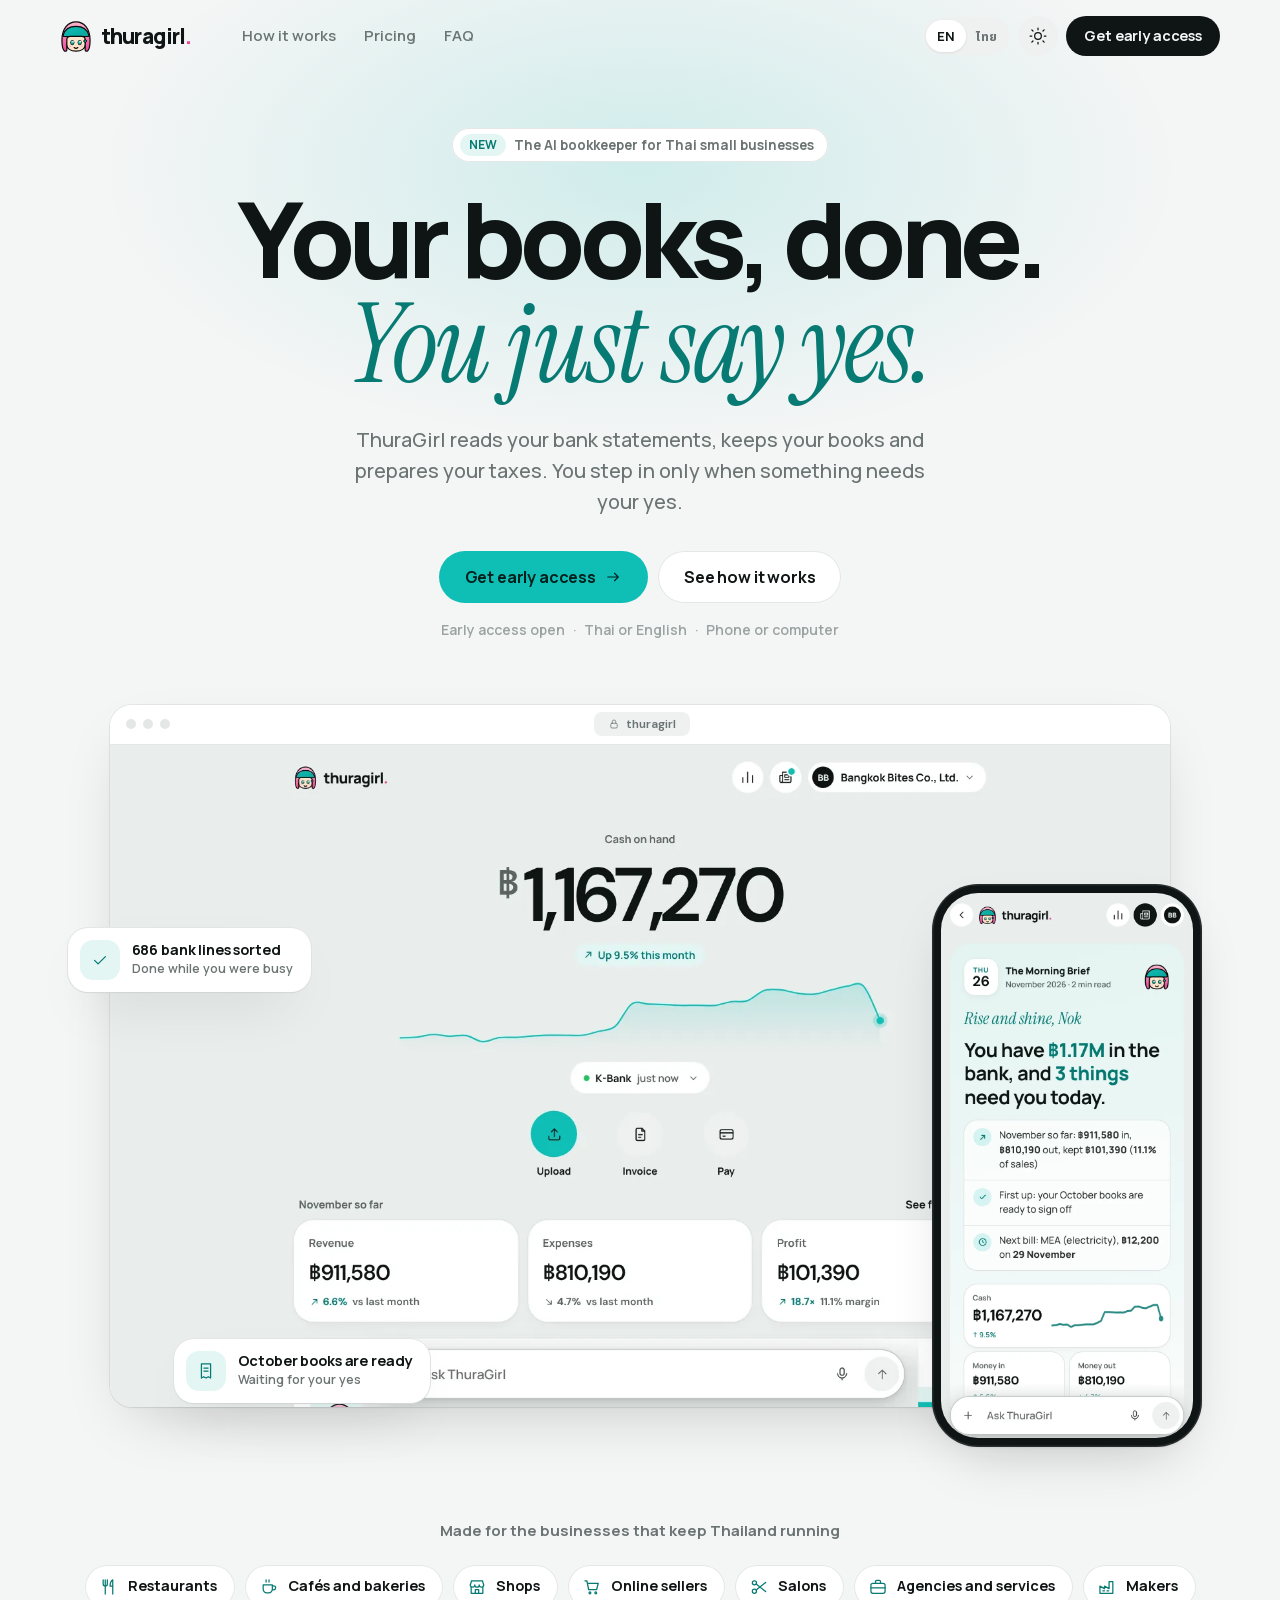
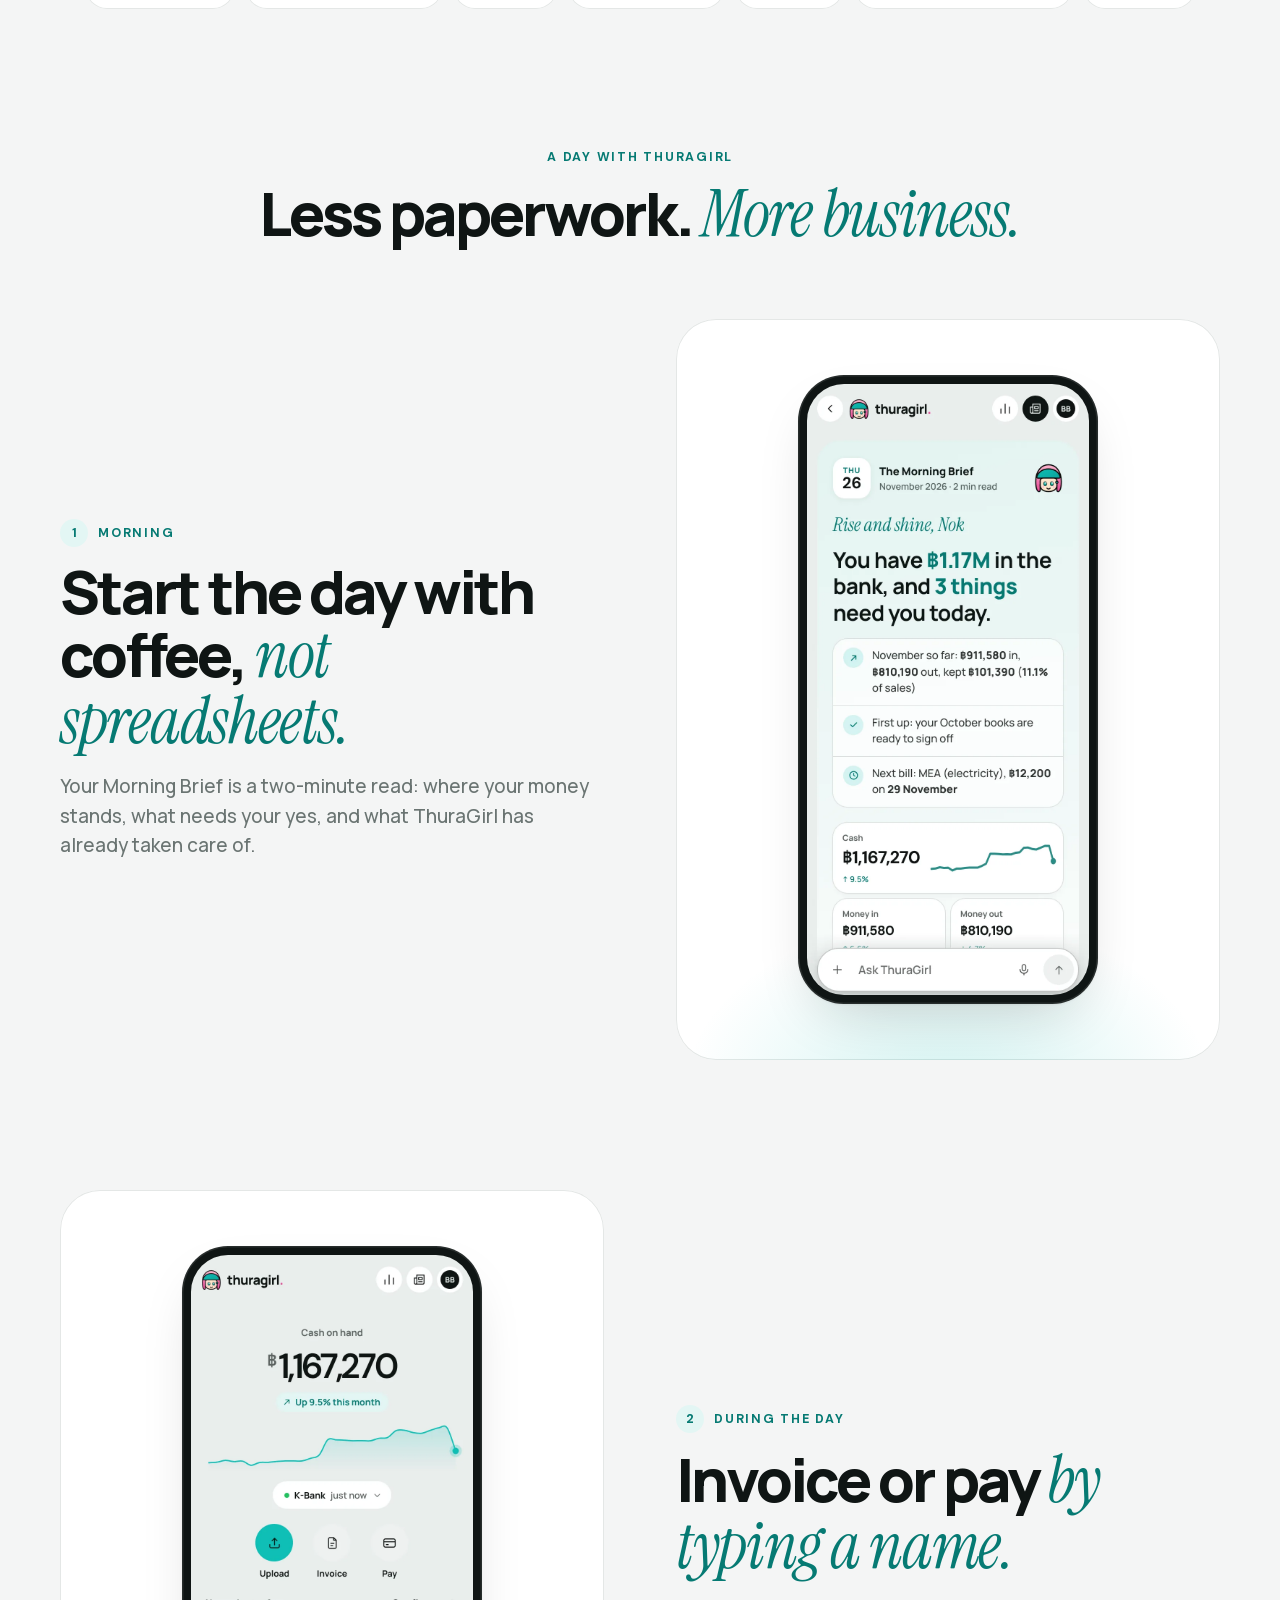
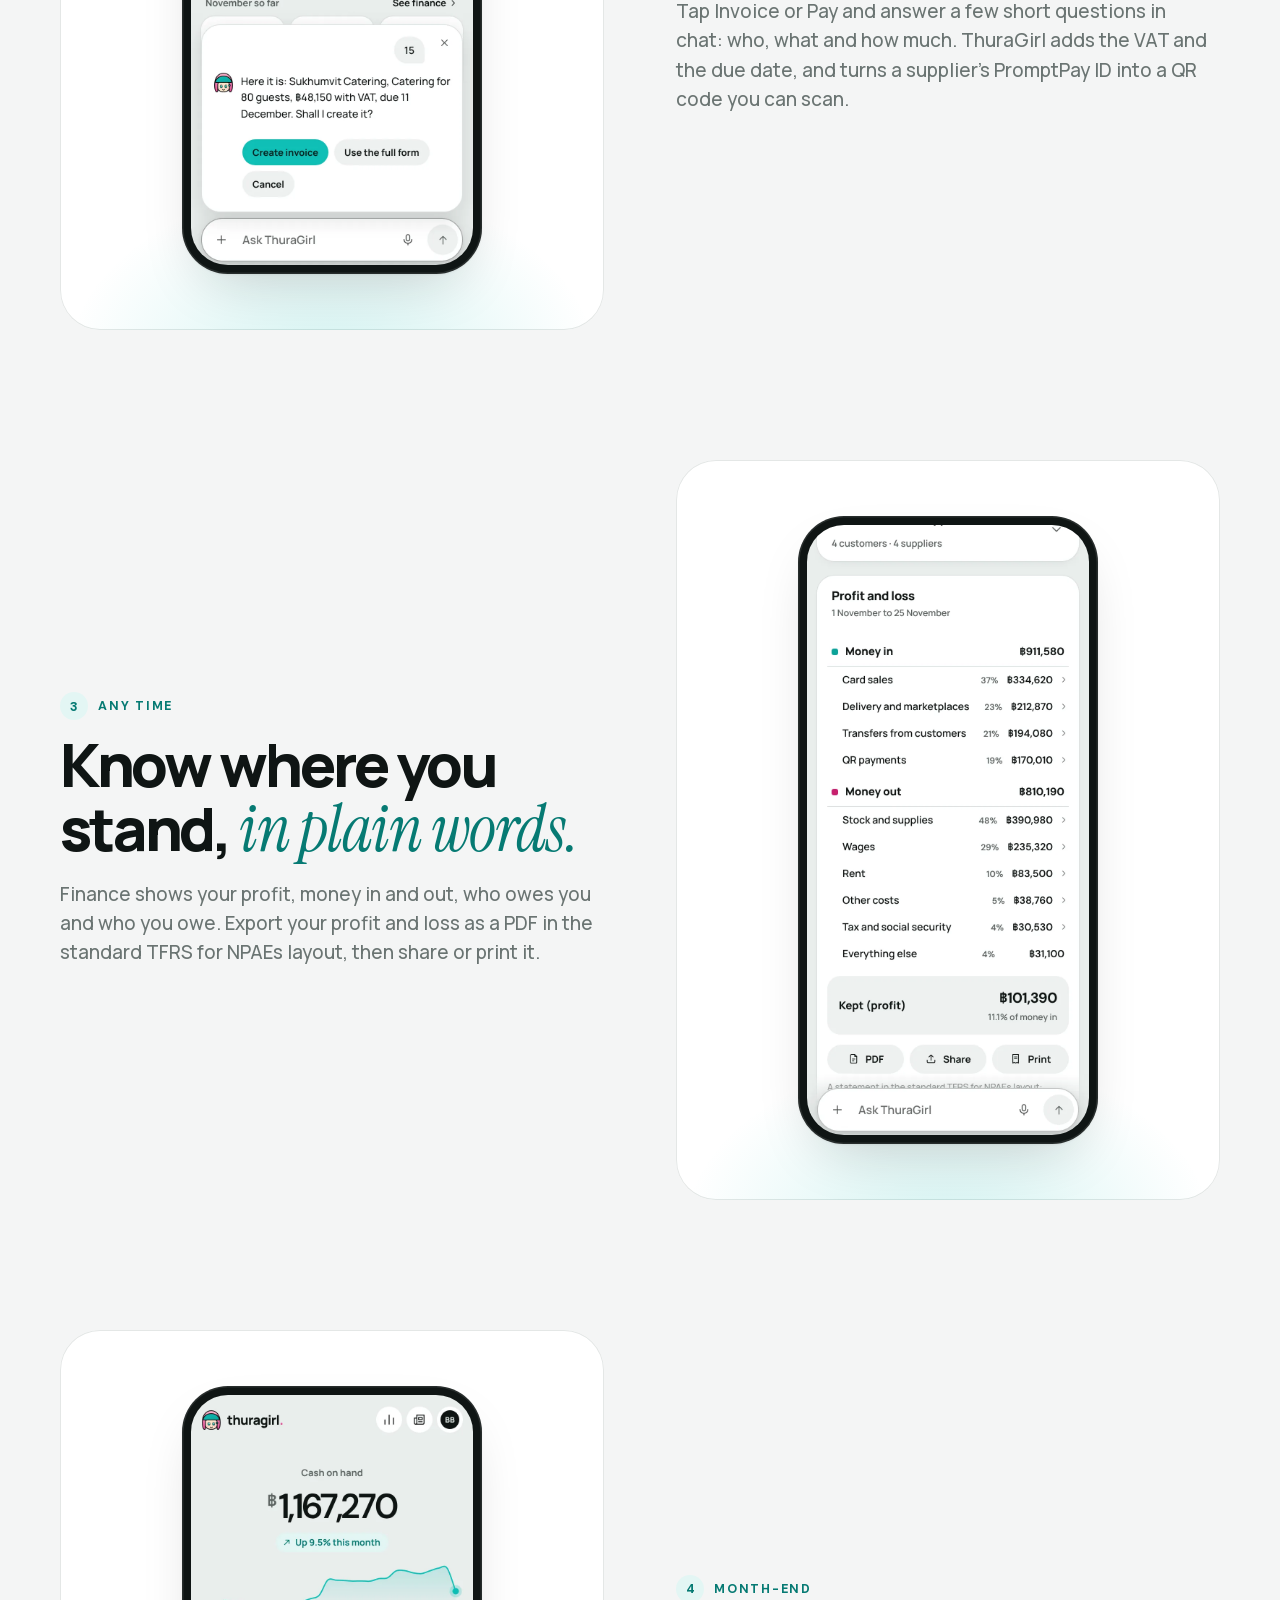
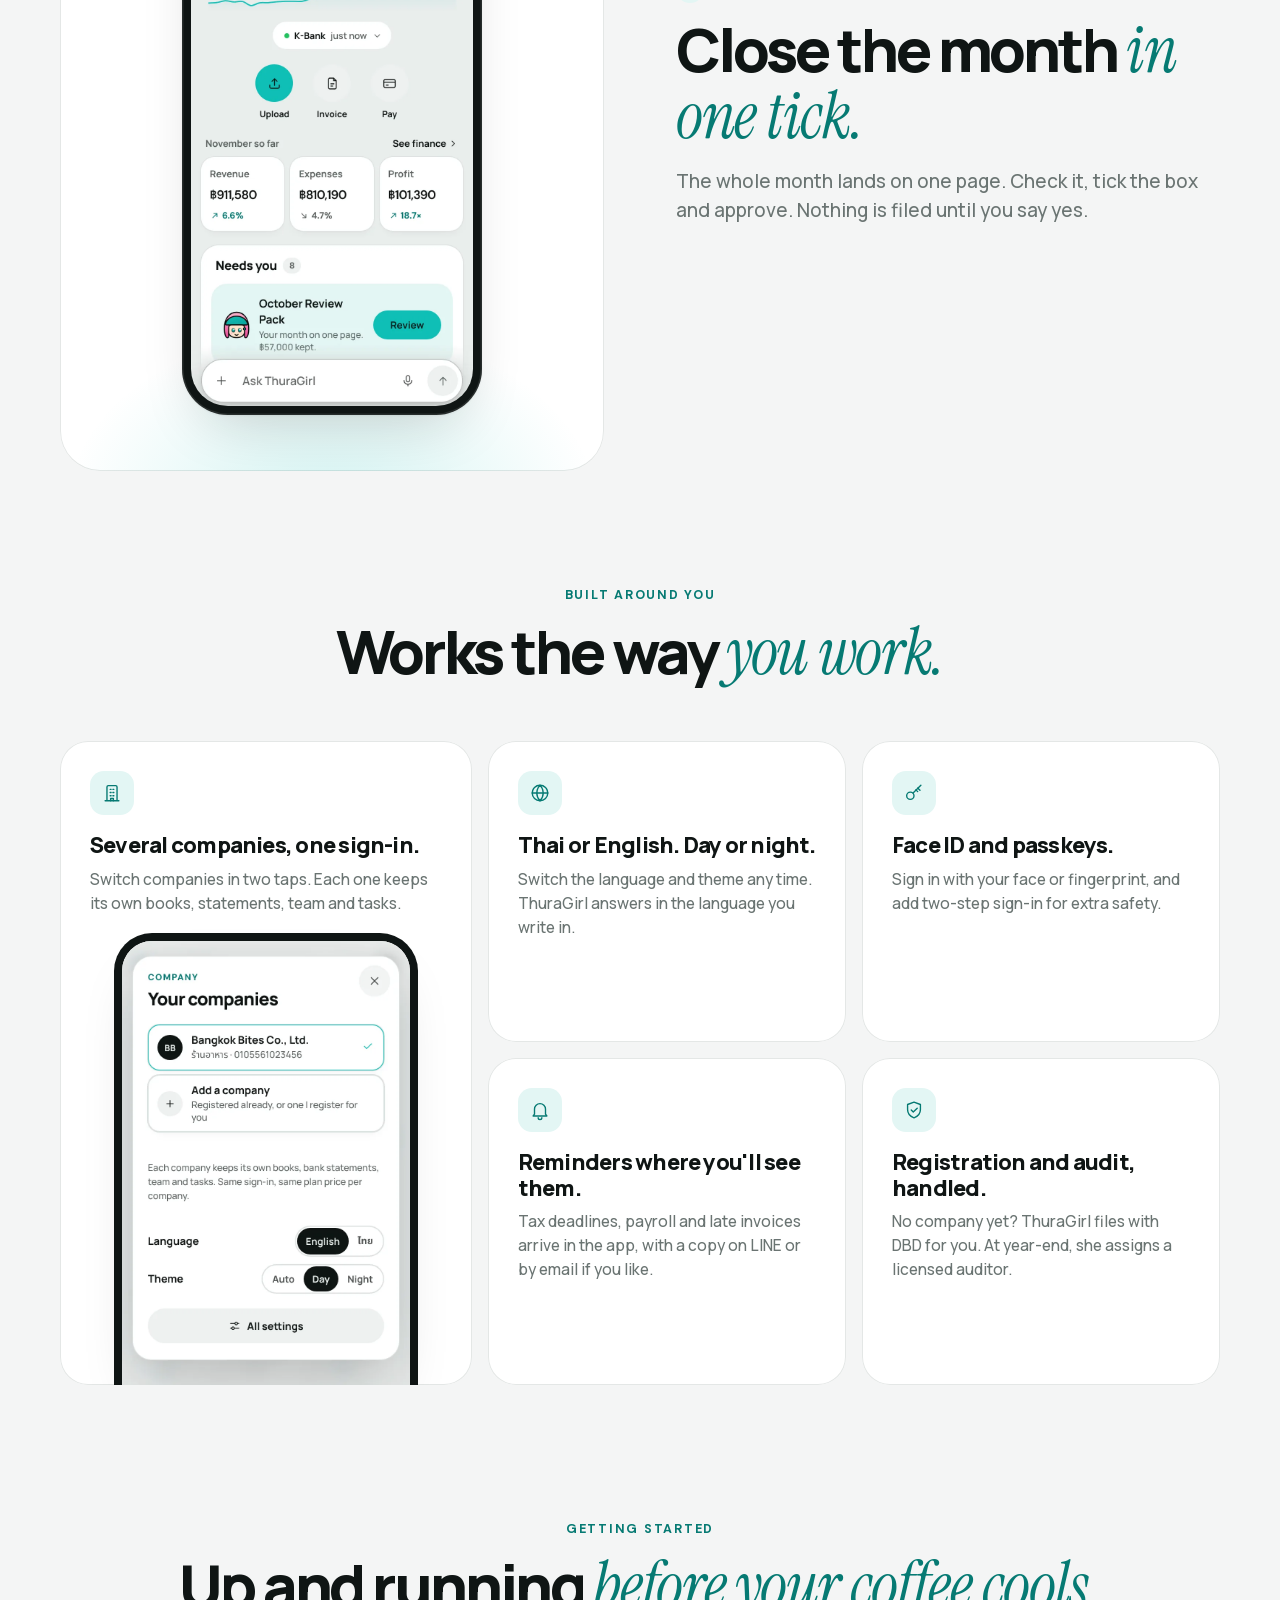
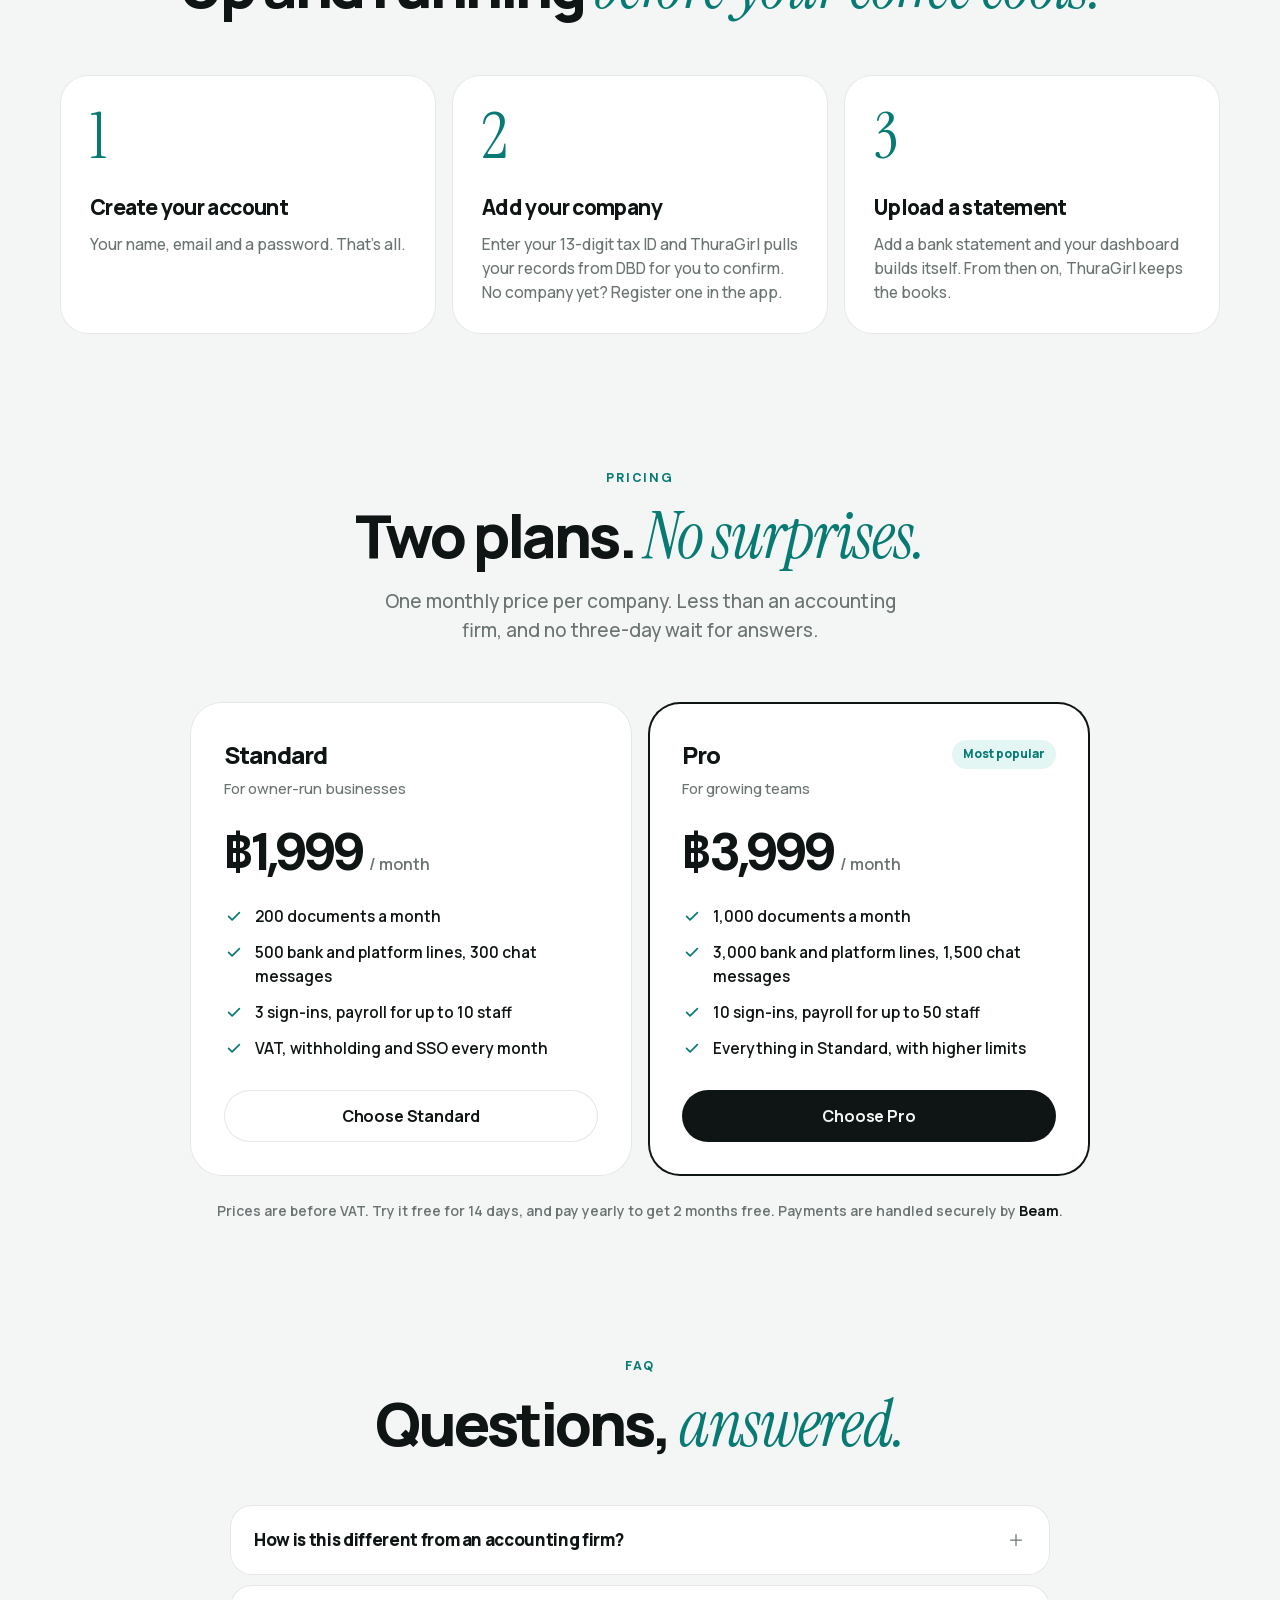
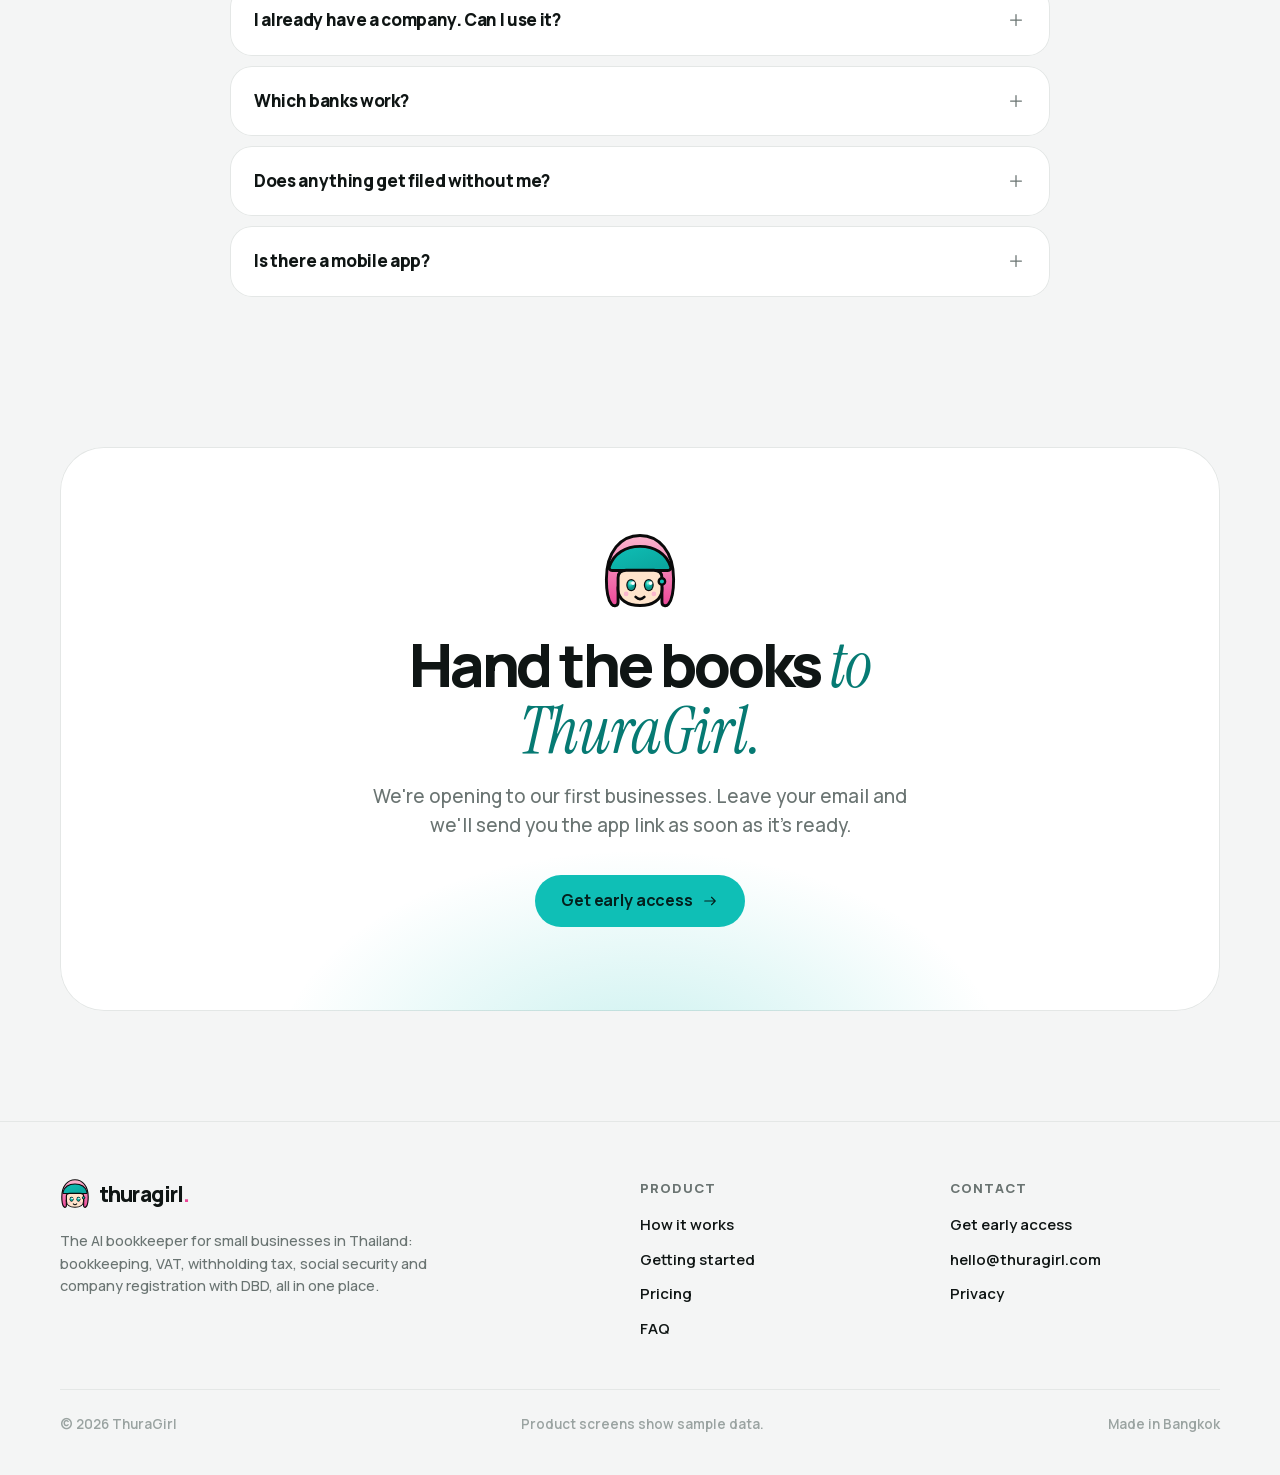
<file: web/index.html>
<!doctype html>
<html lang="en">
<head>
<meta charset="utf-8">
<meta name="viewport" content="width=device-width,initial-scale=1,viewport-fit=cover">
<title>ThuraGirl · The AI bookkeeper for Thai small businesses</title>
<meta name="description" content="ThuraGirl reads your bank statements, keeps your books and prepares VAT, withholding tax and social security. Each morning she tells you what needs your yes.">
<link rel="canonical" href="https://thuragirl.com/">
<meta property="og:site_name" content="ThuraGirl">
<meta property="og:title" content="ThuraGirl · Your books, done. You just say yes.">
<meta property="og:description" content="The AI bookkeeper for Thai small businesses: a two-minute Morning Brief, invoices by chat, and month-end on one page.">
<meta property="og:type" content="website">
<meta property="og:url" content="https://thuragirl.com/">
<meta property="og:image" content="https://thuragirl.com/og.jpg">
<meta property="og:image:width" content="1200">
<meta property="og:image:height" content="630">
<meta property="og:image:alt" content="ThuraGirl: the AI bookkeeper for Thai small businesses">
<meta property="og:locale" content="en_US">
<meta property="og:locale:alternate" content="th_TH">
<meta name="twitter:card" content="summary_large_image">
<meta name="theme-color" content="#F4F5F5" media="(prefers-color-scheme: light)">
<meta name="theme-color" content="#0B0E0E" media="(prefers-color-scheme: dark)">
<link rel="icon" href="favicon.svg" type="image/svg+xml">
<link rel="icon" href="favicon-32.png" sizes="32x32" type="image/png">
<link rel="apple-touch-icon" href="apple-touch-icon.png">
<link rel="preload" href="fonts/manrope-latin-f2edea8e.woff2" as="font" type="font/woff2" crossorigin>
<link rel="stylesheet" href="fonts/fonts.css">
<script>
  /* set the theme before paint so there is no flash */
  (function(){ try { var t = localStorage.getItem("tg.web.theme"); if (t === "day" || t === "night") document.documentElement.setAttribute("data-theme", t); } catch (e) {} })();
</script>
<style>
  :root{
    --bg:#F4F5F5;--surface:#FFFFFF;--soft:#EFF1F1;--ink:#0F1514;--mute:#6A7472;--faint:#9AA3A1;
    --accent:#0FBFB6;--accent-ink:#04201D;--hint:#067A73;--tint:#E3F6F4;--pink:#EC4899;--line:#E4E7E6;
    --frame:#0F1514;--shadow:0 1px 2px rgba(15,21,20,.05),0 24px 60px -24px rgba(15,21,20,.22);
    --font:"Manrope","Noto Sans Thai",system-ui,-apple-system,"Segoe UI",sans-serif;
    --num:"DM Sans","Noto Sans Thai",system-ui,sans-serif;
    --serif:"Instrument Serif","Noto Sans Thai",Georgia,serif;
    --wrap:1160px;--r:28px;
    color-scheme:light;
  }
  :root[data-theme="night"]{
    --bg:#0B0E0E;--surface:#151919;--soft:#1F2424;--ink:#F1F4F3;--mute:#94A09D;--faint:#66716F;
    --accent:#2DD4C8;--accent-ink:#04201D;--hint:#2DD4C8;--tint:#11302C;--pink:#F472B6;--line:#272D2C;
    --frame:#2A3130;--shadow:0 1px 2px rgba(0,0,0,.3),0 30px 70px -28px rgba(0,0,0,.75);color-scheme:dark;
  }
  @media (prefers-color-scheme:dark){
    :root:not([data-theme="day"]){
      --bg:#0B0E0E;--surface:#151919;--soft:#1F2424;--ink:#F1F4F3;--mute:#94A09D;--faint:#66716F;
      --accent:#2DD4C8;--accent-ink:#04201D;--hint:#2DD4C8;--tint:#11302C;--pink:#F472B6;--line:#272D2C;
      --frame:#2A3130;--shadow:0 1px 2px rgba(0,0,0,.3),0 30px 70px -28px rgba(0,0,0,.75);color-scheme:dark;
    }
  }
  /* day / night screenshots */
  .sn{display:none}
  :root[data-theme="night"] .sd{display:none} :root[data-theme="night"] .sn{display:block}
  @media (prefers-color-scheme:dark){ :root:not([data-theme="day"]) .sd{display:none} :root:not([data-theme="day"]) .sn{display:block} }
  .moon{display:none}
  :root[data-theme="night"] .sun{display:none} :root[data-theme="night"] .moon{display:block}
  @media (prefers-color-scheme:dark){ :root:not([data-theme="day"]) .sun{display:none} :root:not([data-theme="day"]) .moon{display:block} }

  *,*::before,*::after{box-sizing:border-box}
  *{margin:0}
  html{scroll-behavior:smooth;-webkit-text-size-adjust:100%}
  @media (prefers-reduced-motion:reduce){html{scroll-behavior:auto}}
  body{background:var(--bg);color:var(--ink);font-family:var(--font);font-size:16px;line-height:1.55;-webkit-font-smoothing:antialiased;overflow-x:hidden;transition:background-color .3s}
  img{display:block;max-width:100%;height:auto}
  a{color:inherit}
  button{font:inherit;color:inherit;cursor:pointer}
  :focus-visible{outline:2px solid var(--accent);outline-offset:3px;border-radius:10px}
  .i{width:20px;height:20px;stroke:currentColor;fill:none;stroke-width:1.5;stroke-linecap:round;stroke-linejoin:round;flex:none}
  .wrap{width:min(100% - 32px,var(--wrap));margin-inline:auto}
  .num{font-family:var(--num);font-variant-numeric:tabular-nums}
  .sr{position:absolute;width:1px;height:1px;overflow:hidden;clip:rect(0 0 0 0);white-space:nowrap}
  .skip{position:absolute;left:16px;top:-60px;background:var(--ink);color:var(--bg);padding:10px 16px;border-radius:12px;z-index:100;text-decoration:none;font-weight:700}
  .skip:focus{top:12px}

  /* ── buttons ── */
  .btn{display:inline-flex;align-items:center;justify-content:center;gap:8px;height:52px;padding:0 26px;border-radius:999px;border:0;font-weight:700;font-size:16px;letter-spacing:-.01em;text-decoration:none;white-space:nowrap;transition:transform .15s,background-color .2s,box-shadow .2s}
  .btn:active{transform:scale(.98)}
  .btn-acc{background:var(--accent);color:var(--accent-ink)}
  .btn-acc:hover{box-shadow:0 0 0 5px color-mix(in srgb,var(--accent) 22%,transparent)}
  .btn-ink{background:var(--ink);color:var(--bg)}
  .btn-ink:hover{box-shadow:0 0 0 5px color-mix(in srgb,var(--ink) 14%,transparent)}
  .btn-soft{background:var(--surface);color:var(--ink);box-shadow:inset 0 0 0 1px var(--line)}
  .btn-soft:hover{box-shadow:inset 0 0 0 1.5px var(--ink)}
  .btn .i{width:18px;height:18px;transition:transform .2s}
  .btn:hover .i{transform:translateX(3px)}
  .btn-sm{height:40px;padding:0 18px;font-size:14.5px}

  /* ── nav ── */
  .nav{position:sticky;top:0;z-index:50;transition:background-color .25s,box-shadow .25s,backdrop-filter .25s}
  .nav.scrolled{background:color-mix(in srgb,var(--bg) 82%,transparent);backdrop-filter:saturate(1.4) blur(16px);-webkit-backdrop-filter:saturate(1.4) blur(16px);box-shadow:0 1px 0 var(--line)}
  .nav-in{display:flex;align-items:center;gap:20px;height:72px}
  .logo{display:inline-flex;align-items:center;gap:9px;text-decoration:none;font-weight:800;font-size:21px;letter-spacing:-.04em;flex:none}
  .logo i{font-style:normal;color:var(--pink)}
  .links{display:flex;gap:4px;margin-left:18px}
  .links a{text-decoration:none;font-weight:600;font-size:15px;color:var(--mute);padding:8px 12px;border-radius:999px;transition:color .15s,background-color .15s}
  .links a:hover{color:var(--ink);background:var(--soft)}
  .nav-r{margin-left:auto;display:flex;align-items:center;gap:8px}
  .seg{display:flex;background:var(--soft);border-radius:999px;padding:3px}
  .seg button{border:0;background:none;height:32px;min-width:40px;padding:0 10px;border-radius:999px;font-weight:700;font-size:13px;color:var(--mute)}
  .seg button[aria-pressed="true"]{background:var(--surface);color:var(--ink);box-shadow:0 1px 3px rgba(0,0,0,.08)}
  .icbtn{width:40px;height:40px;border-radius:999px;border:0;background:var(--soft);display:grid;place-items:center;color:var(--ink)}
  .icbtn:hover{background:var(--line)}
  .signin{text-decoration:none;font-weight:700;font-size:14.5px;padding:0 10px}
  .menu-btn{display:none}
  .drawer{display:none}
  @media (max-width:960px){
    .links,.signin{display:none}
    .menu-btn{display:grid}
    .drawer{position:fixed;inset:72px 0 auto;background:var(--bg);border-bottom:1px solid var(--line);padding:8px 16px 20px;display:grid;gap:2px;transform:translateY(-8px);opacity:0;pointer-events:none;transition:opacity .2s,transform .2s;z-index:49}
    .drawer.open{opacity:1;transform:none;pointer-events:auto}
    .drawer a{text-decoration:none;font-weight:700;font-size:18px;padding:14px 4px;border-bottom:1px solid var(--line)}
    .drawer a:last-child{border:0}
  }
  @media (max-width:560px){ .nav-r .btn-sm{display:none} .nav-in{gap:10px} }

  /* ── hero ── */
  .hero{padding:56px 0 0;text-align:center;position:relative}
  .hero::before{content:"";position:absolute;inset:-120px 0 auto;height:720px;background:radial-gradient(60% 55% at 50% 30%,color-mix(in srgb,var(--accent) 16%,transparent),transparent 70%);pointer-events:none;z-index:-1}
  .kicker{display:inline-flex;align-items:center;gap:8px;background:var(--surface);box-shadow:inset 0 0 0 1px var(--line);padding:6px 14px 6px 8px;border-radius:999px;font-weight:700;font-size:13.5px;color:var(--mute)}
  .kicker b{display:inline-grid;place-items:center;height:22px;padding:0 9px;border-radius:999px;background:var(--tint);color:var(--hint);font-size:12px;letter-spacing:.02em}
  @media (max-width:430px){ .kicker{font-size:12px;padding:5px 12px 5px 6px} .kicker span{white-space:nowrap} }
  h1{font-size:clamp(44px,8.4vw,104px);font-weight:800;letter-spacing:-.055em;line-height:.98;margin:26px auto 0;max-width:12ch}
  h1 em,h2 em{font-family:var(--serif);font-style:italic;font-weight:400;color:var(--hint);letter-spacing:-.02em}
  h1 em{display:block;font-size:1.06em;line-height:1}
  .lede{font-size:clamp(17px,2vw,20px);color:var(--mute);max-width:600px;margin:24px auto 0;line-height:1.55}
  .ctas{display:flex;gap:10px;justify-content:center;flex-wrap:wrap;margin-top:34px}
  .fine{margin-top:16px;font-size:14px;color:var(--faint);font-weight:600}
  .fine span+span::before{content:"·";margin:0 8px}

  .stage{position:relative;margin:64px auto 0;max-width:1060px;padding-bottom:40px}
  .browser{border-radius:22px;background:var(--surface);box-shadow:var(--shadow),0 0 0 1px var(--line);overflow:hidden}
  .bar{height:40px;display:flex;align-items:center;gap:7px;padding:0 16px;border-bottom:1px solid var(--line);background:var(--surface)}
  .bar i{width:10px;height:10px;border-radius:50%;background:var(--line)}
  .bar span{margin:0 auto;transform:translateX(-24px);height:24px;display:inline-flex;align-items:center;gap:6px;padding:0 14px;border-radius:8px;background:var(--soft);font:600 12px var(--num);color:var(--mute)}
  .bar span .i{width:12px;height:12px}
  .phone{position:relative;border-radius:46px;padding:9px;background:var(--frame);box-shadow:var(--shadow),inset 0 0 0 1.5px color-mix(in srgb,#fff 10%,transparent)}
  .phone img{border-radius:37px;width:100%;aspect-ratio:390/844;object-fit:cover;object-position:top}
  .stage .phone{position:absolute;width:min(27%,270px);right:-3%;bottom:0}
  .chip{position:absolute;display:flex;align-items:center;gap:12px;background:var(--surface);border-radius:20px;padding:12px 18px 12px 12px;box-shadow:var(--shadow),0 0 0 1px var(--line);text-align:left;animation:float 7s ease-in-out infinite}
  .chip .ic{width:40px;height:40px;border-radius:13px;display:grid;place-items:center;background:var(--tint);color:var(--hint);flex:none}
  .chip b{display:block;font-size:14.5px;letter-spacing:-.01em;line-height:1.25}
  .chip small{display:block;font-size:12.5px;color:var(--mute);font-weight:600}
  .chip.c1{left:-4%;top:30%}
  .chip.c2{left:6%;bottom:6%;animation-delay:-3.5s}
  @keyframes float{50%{transform:translateY(-8px)}}
  @media (prefers-reduced-motion:reduce){.chip{animation:none}}
  @media (max-width:760px){
    .stage{margin-top:44px;padding-bottom:0}
    .stage .browser{display:none}
    .stage .phone{position:relative;width:min(78%,320px);right:auto;margin:0 auto}
    .chip{transform:scale(.92)}
    .chip.c1{left:-2px;top:3%} .chip.c2{left:auto;right:-2px;bottom:-4%}
  }

  /* ── industries ── */
  .trades{padding:72px 0 24px;text-align:center}
  .trades p{font-weight:700;color:var(--mute);font-size:15px}
  .tr-row{display:flex;flex-wrap:wrap;justify-content:center;gap:10px;margin-top:22px}
  .tr-row>span{display:inline-flex;align-items:center;gap:9px;height:44px;padding:0 18px 0 14px;border-radius:999px;background:var(--surface);box-shadow:inset 0 0 0 1px var(--line);font-weight:700;font-size:14.5px}
  .tr-row .i{color:var(--hint)}

  /* ── sections ── */
  section{scroll-margin-top:80px}
  .sec{padding:110px 0}
  .eyebrow{display:inline-flex;align-items:center;gap:8px;font:700 12.5px var(--num);letter-spacing:.14em;text-transform:uppercase;color:var(--hint)}
  .eyebrow .i{width:17px;height:17px}
  h2{font-size:clamp(34px,5vw,60px);font-weight:800;letter-spacing:-.05em;line-height:1.02;margin-top:14px}
  h2 em{font-size:1.08em}
  .sub{font-size:clamp(16.5px,1.6vw,19px);color:var(--mute);margin-top:18px;max-width:540px}
  .head-c{text-align:center} .head-c .sub{margin-inline:auto}

  .feat{display:grid;grid-template-columns:1fr 1fr;gap:72px;align-items:center}
  .feat+.feat{margin-top:130px}
  .feat.flip .feat-tx{order:2}
  .feat-vis{position:relative;display:grid;place-items:center;padding:56px 24px;border-radius:40px;background:var(--surface);box-shadow:inset 0 0 0 1px var(--line);overflow:hidden}
  .feat-vis::before{content:"";position:absolute;inset:auto -20% -40%;height:70%;background:radial-gradient(50% 50% at 50% 50%,color-mix(in srgb,var(--accent) 18%,transparent),transparent 70%)}
  .feat-vis .phone{width:min(76%,300px)}
  @media (max-width:860px){
    .sec{padding:80px 0}
    .feat{grid-template-columns:1fr;gap:36px}
    .feat.flip .feat-tx{order:0}
    .feat+.feat{margin-top:90px}
    .feat-vis{padding:40px 16px;border-radius:32px}
  }

  /* ── bento ── */
  .bento{display:grid;grid-template-columns:1.15fr 1fr 1fr;grid-auto-rows:auto;gap:16px;margin-top:56px}
  .bento .tallc{grid-row:span 2}
  @media (max-width:960px){ .bento{grid-template-columns:1fr 1fr} .bento .tallc{grid-row:auto;grid-column:span 2} }
  @media (max-width:640px){ .bento{grid-template-columns:1fr} .bento .tallc{grid-column:auto} .card{padding:26px} }
  .step{display:inline-flex;align-items:center;gap:10px;font:700 12.5px var(--num);letter-spacing:.14em;text-transform:uppercase;color:var(--hint)}
  .step b{display:grid;place-items:center;width:28px;height:28px;border-radius:50%;background:var(--tint);color:var(--hint);font:700 13px var(--num);letter-spacing:0}
  html[lang="th"] .step{letter-spacing:.02em;font-size:14px}
  .head-c+.feat{margin-top:72px}
  .card{position:relative;background:var(--surface);border-radius:var(--r);box-shadow:inset 0 0 0 1px var(--line);padding:30px;overflow:hidden;display:flex;flex-direction:column}
  .card h3{font-size:22px;font-weight:800;letter-spacing:-.035em;line-height:1.15}
  .card p{color:var(--mute);margin-top:8px;font-size:15.5px}
  .card .ic{width:44px;height:44px;border-radius:14px;display:grid;place-items:center;background:var(--tint);color:var(--hint);margin-bottom:18px}
  .card .ic .i{width:22px;height:22px}
  .card .shot{margin:auto auto -30px;width:min(82%,300px);border-radius:30px 30px 0 0;overflow:hidden;box-shadow:0 0 0 8px var(--frame),var(--shadow)}
  .card .shot img{aspect-ratio:390/600;object-fit:cover;object-position:top;width:100%}
  .art{margin-top:auto}
  .card>p{margin-bottom:26px}



  /* ── how it works ── */
  .how{padding:0;display:grid;grid-template-columns:repeat(3,1fr);gap:16px;margin-top:56px;counter-reset:s}
  .how li{list-style:none;background:var(--surface);border-radius:var(--r);box-shadow:inset 0 0 0 1px var(--line);padding:30px}
  .how .n{font:400 64px/1 var(--serif);color:var(--hint);display:block}
  .how h3{font-size:21px;font-weight:800;letter-spacing:-.03em;margin-top:22px}
  .how p{color:var(--mute);margin-top:8px;font-size:15.5px}
  .how ol{padding:0}
  @media (max-width:860px){ .how{grid-template-columns:1fr} }


  /* ── pricing ── */
  .plans{display:grid;grid-template-columns:1fr 1fr;gap:16px;max-width:900px;margin:56px auto 0}
  .plan{background:var(--surface);border-radius:32px;box-shadow:inset 0 0 0 1px var(--line);padding:34px;display:flex;flex-direction:column}
  .plan.pro{box-shadow:inset 0 0 0 2px var(--ink)}
  .plan-h{display:flex;align-items:center;justify-content:space-between;gap:10px}
  .plan h3{font-size:24px;font-weight:800;letter-spacing:-.035em}
  .plan .for{color:var(--mute);font-size:15px;margin-top:4px}
  .badge{font-size:12px;font-weight:800;padding:5px 11px;border-radius:999px;background:var(--tint);color:var(--hint);white-space:nowrap}
  .price{display:flex;align-items:baseline;gap:6px;margin-top:26px}
  .price strong{font:700 52px/1 var(--num);letter-spacing:-.04em}
  .price span{color:var(--mute);font-weight:600}
  .plan ul{list-style:none;padding:0;margin:26px 0 30px;display:grid;gap:12px}
  .plan li{display:flex;gap:11px;font-weight:600;font-size:15.5px}
  .plan li .i{width:20px;height:20px;color:var(--hint);stroke-width:2;margin-top:2px}
  .plan .btn{margin-top:auto;width:100%}
  .pnote{text-align:center;color:var(--mute);font-size:14px;margin-top:24px;font-weight:600}
  .pnote b{color:var(--ink)}
  @media (max-width:760px){ .plans{grid-template-columns:1fr} .plan{padding:28px} }

  /* ── faq ── */
  .faq{max-width:820px;margin:48px auto 0;display:grid;gap:10px}
  .faq details{background:var(--surface);border-radius:22px;box-shadow:inset 0 0 0 1px var(--line);transition:box-shadow .2s}
  .faq details[open]{box-shadow:inset 0 0 0 1.5px var(--ink)}
  .faq summary{list-style:none;display:flex;align-items:center;gap:16px;justify-content:space-between;padding:22px 24px;font-weight:800;font-size:17px;letter-spacing:-.02em;cursor:pointer}
  .faq summary::-webkit-details-marker{display:none}
  .faq summary .i{transition:transform .25s;color:var(--mute)}
  .faq details[open] summary .i{transform:rotate(45deg)}
  .faq details p{padding:0 24px 22px;color:var(--mute);max-width:680px}

  /* ── final cta ── */
  .final{padding:40px 0 110px}
  .final-in{position:relative;border-radius:44px;background:var(--surface);box-shadow:inset 0 0 0 1px var(--line);padding:84px 24px;text-align:center;overflow:hidden}
  .final-in::before{content:"";position:absolute;inset:auto 0 -60%;height:100%;background:radial-gradient(45% 55% at 50% 50%,color-mix(in srgb,var(--accent) 22%,transparent),transparent 70%)}
  .final-in>*{position:relative}
  .final .tg{margin:0 auto 22px;display:block;animation:bob 5s ease-in-out infinite}
  @keyframes bob{50%{transform:translateY(-6px) rotate(-3deg)}}
  @media (prefers-reduced-motion:reduce){.final .tg{animation:none}}
  .final h2{max-width:14ch;margin-inline:auto}

  /* ── footer ── */
  footer{border-top:1px solid var(--line);padding:56px 0 40px}
  .ft{display:grid;grid-template-columns:2fr 1fr 1fr;gap:40px}
  .ft p{color:var(--mute);font-size:14.5px;margin-top:14px;max-width:380px}
  .ft h4{font-size:13px;font-weight:800;letter-spacing:.08em;text-transform:uppercase;color:var(--mute)}
  .ft ul{list-style:none;padding:0;margin-top:14px;display:grid;gap:10px}
  .ft ul a{text-decoration:none;font-weight:600;font-size:15px}
  .ft ul a:hover{color:var(--hint)}
  .fb{display:flex;justify-content:space-between;gap:16px;flex-wrap:wrap;margin-top:48px;padding-top:24px;border-top:1px solid var(--line);color:var(--faint);font-size:13.5px;font-weight:600}
  @media (max-width:760px){ .ft{grid-template-columns:1fr 1fr} .ft>div:first-child{grid-column:span 2} }

  /* ── reveal on scroll ── */
  .rv{opacity:0;transform:translateY(28px);transition:opacity .8s cubic-bezier(.2,.7,.2,1),transform .8s cubic-bezier(.2,.7,.2,1)}
  .rv.in{opacity:1;transform:none}
  .no-js .rv{opacity:1;transform:none}
  @media (prefers-reduced-motion:reduce){.rv{opacity:1;transform:none;transition:none}}

  /* Thai needs a little more room */
  html[lang="th"] h1{line-height:1.12;letter-spacing:-.03em;max-width:13ch}
  html[lang="th"] h2{line-height:1.18;letter-spacing:-.025em}
  html[lang="th"] h1 em,html[lang="th"] h2 em{font-style:normal;font-weight:600;font-size:1em}
  html[lang="th"] .card h3,html[lang="th"] .how h3,html[lang="th"] .plan h3{letter-spacing:-.01em;line-height:1.3}
  html[lang="th"] body{line-height:1.7}
  html[lang="th"] .eyebrow{letter-spacing:.02em;font-size:14px}
  /* ── early access ── */
  .early{margin:auto;border:0;padding:44px 28px 26px;width:min(100% - 32px,440px);max-height:calc(100dvh - 32px);overflow:auto;border-radius:32px;background:var(--surface);color:var(--ink);box-shadow:var(--shadow),inset 0 0 0 1px var(--line);text-align:center}
  .early::backdrop{background:rgba(8,12,12,.55);backdrop-filter:blur(4px);-webkit-backdrop-filter:blur(4px)}
  .early[open]{animation:pop .25s cubic-bezier(.2,.7,.2,1)}
  @keyframes pop{from{opacity:0;transform:translateY(12px) scale(.98)}}
  @media (prefers-reduced-motion:reduce){.early[open]{animation:none}}
  .early .tg{display:block;margin:0 auto 14px}
  .early h2{font-size:34px;font-weight:800;letter-spacing:-.04em;line-height:1.05}
  .early p{color:var(--mute);margin-top:12px;font-size:16px}
  .early form{margin-top:22px;display:grid;gap:10px}
  .early input[type=email]{width:100%;height:54px;border-radius:999px;border:0;background:var(--soft);color:var(--ink);font:600 16px var(--font);padding:0 22px;box-shadow:inset 0 0 0 1px var(--line);text-align:center}
  .early input[type=email]::placeholder{color:var(--faint)}
  .early input[type=email]:focus{outline:none;box-shadow:inset 0 0 0 2px var(--accent)}
  .early input[aria-invalid=true],.early input[aria-invalid=true]:focus{box-shadow:inset 0 0 0 2px #E5484D}
  .early .hp{position:absolute;left:-9999px;width:1px;height:1px;opacity:0}
  .early .btn{width:100%}
  .early .btn[disabled]{opacity:.6;pointer-events:none}
  .early .early-err{color:#E5484D;font-size:14px;font-weight:600;margin:0}
  .early .early-s{font-size:13.5px;margin-top:14px}
  .early .early-s a{color:var(--hint);font-weight:700}
  .early-ok{width:60px;height:60px;border-radius:999px;background:var(--tint);color:var(--hint);display:grid;place-items:center;margin:0 auto 16px}
  .early-ok .i{width:30px;height:30px;stroke-width:2}
  #early-done .btn{margin-top:24px}
  .early-x{position:absolute;top:14px;right:14px;width:40px;height:40px;border-radius:999px;border:0;background:var(--soft);display:grid;place-items:center}
  .early-x .i{transform:rotate(45deg)}
  html[lang="th"] .early h2{line-height:1.2;letter-spacing:-.02em}
  html[lang="th"] .early h2 em{font-style:normal;font-weight:600;font-size:1em}
</style>
</head>
<body class="no-js">
<svg width="0" height="0" style="position:absolute" aria-hidden="true">
<defs>
    <linearGradient id="g-hair" x1="0" y1="0" x2="0" y2="1"><stop offset="0%" stop-color="#FBB6CE"/><stop offset="100%" stop-color="#EC4899"/></linearGradient>
    <linearGradient id="g-band" x1="0" y1="0" x2="1" y2="1"><stop offset="0%" stop-color="#0FBFB6"/><stop offset="100%" stop-color="#0AA39B"/></linearGradient>
    <radialGradient id="g-eye" cx="0.4" cy="0.3"><stop offset="0%" stop-color="#A7F3D0"/><stop offset="55%" stop-color="#0FBFB6"/><stop offset="100%" stop-color="#0D9488"/></radialGradient>
  </defs>
<symbol id="tg" viewBox="6 3 52 54">
    <path d="M9 36 C 9 17, 19 6, 32 6 C 45 6, 55 17, 55 36 C 55 44, 54 50, 51.5 53 C 50 54.8, 47 54.5, 47 51.5 L 47 41.5 L 17 41.5 L 17 51.5 C 17 54.5, 14 54.8, 12.5 53 C 10 50, 9 44, 9 36 Z" fill="url(#g-hair)" stroke="#0A0A0A" stroke-width="2" stroke-linejoin="round"/>
    <path d="M11 27.5 C 14 18, 22.5 13.5, 32 13.5 C 41.5 13.5, 50 18, 53 27.5 C 53.35 28.75, 52.6 30, 51 30 L 13 30 C 11.4 30, 10.65 28.75, 11 27.5 Z" fill="url(#g-band)" stroke="#0A0A0A" stroke-width="2" stroke-linejoin="round"/>
    <path d="M17 35 C 17 31.2, 19.2 29.8, 22.6 29.8 L 41.4 29.8 C 44.8 29.8, 47 31.2, 47 35 L 47 43 C 47 49.8, 40.8 54, 32 54 C 23.2 54, 17 49.8, 17 43 Z" fill="#FFE4CC" stroke="#0A0A0A" stroke-width="2" stroke-linejoin="round"/>
    <g class="tg-eye"><ellipse cx="26" cy="40" rx="3.4" ry="4.2" fill="#0A0A0A"/><ellipse cx="26" cy="40" rx="2.6" ry="3.4" fill="url(#g-eye)"/><circle cx="27.2" cy="38.6" r="1.3" fill="#fff"/></g>
    <g class="tg-eye"><ellipse cx="38" cy="40" rx="3.4" ry="4.2" fill="#0A0A0A"/><ellipse cx="38" cy="40" rx="2.6" ry="3.4" fill="url(#g-eye)"/><circle cx="39.2" cy="38.6" r="1.3" fill="#fff"/></g>
    <circle cx="22.5" cy="46" r="1.6" fill="#FBB6CE"/><circle cx="41.5" cy="46" r="1.6" fill="#FBB6CE"/>
    <path d="M29 48 Q 32 51 35 48" stroke="#0A0A0A" stroke-width="1.8" fill="none" stroke-linecap="round"/>
    <circle cx="47" cy="37.5" r="2.2" fill="#0FBFB6" stroke="#0A0A0A" stroke-width="1.6"/>
  </symbol>
<symbol id="i-up" viewBox="0 0 24 24"><path d="M12 15V4.5m-4 4 4-4 4 4"/><path d="M4.5 14.5v3a2 2 0 0 0 2 2h11a2 2 0 0 0 2-2v-3"/></symbol>
<symbol id="i-doc" viewBox="0 0 24 24"><path d="M14 3.5H8a2 2 0 0 0-2 2v13a2 2 0 0 0 2 2h8a2 2 0 0 0 2-2v-11z"/><path d="M14 3.5v4h4M9.5 12.5h5m-5 3.5h3"/></symbol>
<symbol id="i-pay" viewBox="0 0 24 24"><rect x="3" y="5.5" width="18" height="13" rx="2.5"/><path d="M3 10h18M7 14.5h3"/></symbol>
<symbol id="i-chat" viewBox="0 0 24 24"><path d="M20 11.5a7.5 7.5 0 0 1-11.2 6.5L4.5 19.5l1.4-4A7.5 7.5 0 1 1 20 11.5z"/></symbol>
<symbol id="i-arrow" viewBox="0 0 24 24"><path d="M5 12h14m-5-5 5 5-5 5"/></symbol>
<symbol id="i-plus" viewBox="0 0 24 24"><path d="M12 5.5v13M5.5 12h13"/></symbol>
<symbol id="i-mic" viewBox="0 0 24 24"><rect x="9" y="3.5" width="6" height="10.5" rx="3"/><path d="M5.5 11.5a6.5 6.5 0 0 0 13 0M12 18v2.5"/></symbol>
<symbol id="i-check" viewBox="0 0 24 24"><path d="m5.5 12.5 4.2 4.2L18.5 8"/></symbol>
<symbol id="i-news" viewBox="0 0 24 24"><path d="M7.5 4.5h12v13a2 2 0 0 1-2 2h-12"/><path d="M7.5 4.5v13a2 2 0 0 1-4 0v-8h4"/><path d="M10.5 8.5h6V12h-6zM10.5 15.5h6"/></symbol>
<symbol id="i-t-rest" viewBox="0 0 24 24"><path d="M5 3.5v5a2.5 2.5 0 0 0 5 0v-5M7.5 3.5v17M16.5 20.5v-17c-2.2 1.2-3.2 3.8-3.2 7.5h3.2"/></symbol>
<symbol id="i-t-shop" viewBox="0 0 24 24"><path d="M4 9.5 5.5 4.5h13L20 9.5M5 12v7.5h14V12M10 19.5v-4.5h4v4.5"/><path d="M4 9.5a2.67 2.67 0 0 0 5.33 0 2.67 2.67 0 0 0 5.34 0 2.67 2.67 0 0 0 5.33 0"/></symbol>
<symbol id="i-t-online" viewBox="0 0 24 24"><path d="M3.5 4.5h2.3L8 15h9.6l1.9-7.5H6.5"/><circle cx="9.5" cy="19" r="1.1"/><circle cx="16.5" cy="19" r="1.1"/></symbol>
<symbol id="i-t-cafe" viewBox="0 0 24 24"><path d="M5 9.5h11v5a4.5 4.5 0 0 1-4.5 4.5h-2A4.5 4.5 0 0 1 5 14.5zM16 10.5h1.5a2.5 2.5 0 0 1 0 5H16M8.5 3.5V6m3.5-2.5V6"/></symbol>
<symbol id="i-t-beauty" viewBox="0 0 24 24"><circle cx="6.5" cy="7" r="2.5"/><circle cx="6.5" cy="17" r="2.5"/><path d="M8.6 8.5 20 17.5M8.6 15.5 20 6.5"/></symbol>
<symbol id="i-t-serv" viewBox="0 0 24 24"><rect x="3.5" y="7.5" width="17" height="12" rx="2.5"/><path d="M9 7.5v-2A1.5 1.5 0 0 1 10.500 4h3A1.5 1.5 0 0 1 15 5.5v2M3.5 13h17"/></symbol>
<symbol id="i-t-mfg" viewBox="0 0 24 24"><path d="M3.5 19.500V11L9 14v-3l5.500 3V5.500H19v14z"/><path d="M7 16.500h2m3 0h2"/></symbol>
<symbol id="i-lock" viewBox="0 0 24 24"><rect x="5.5" y="10.5" width="13" height="9.5" rx="2.5"/><path d="M8.5 10.500v-3a3.500 3.500 0 0 1 7 0v3"/></symbol>
<symbol id="i-chart" viewBox="0 0 24 24"><path d="M5 19.5v-7m7 7v-15m7 15v-10"/></symbol>
<symbol id="i-receipt" viewBox="0 0 24 24"><path d="M6.5 3.5h11v17l-2.75-1.6L12 20.5l-2.75-1.6L6.5 20.5z"/><path d="M9.5 8.5h5m-5 3.5h5"/></symbol>
<symbol id="i-key" viewBox="0 0 24 24"><circle cx="8" cy="15" r="4"/><path d="m11 12 8.500-8.500M16 6.500l2.500 2.500M14 8.500l2 2"/></symbol>
<symbol id="i-bell" viewBox="0 0 24 24"><path d="M6 16.500V11a6 6 0 0 1 12 0v5.500l1.500 2h-15z"/><path d="M10 20.500a2 2 0 0 0 4 0"/></symbol>
<symbol id="i-sun" viewBox="0 0 24 24"><circle cx="12" cy="12" r="4"/><path d="M12 2.5v2m0 15v2M4.6 4.6l1.4 1.4m12 12 1.4 1.4M2.5 12h2m15 0h2M4.6 19.4 6 18m12-12 1.4-1.4"/></symbol>
<symbol id="i-moon" viewBox="0 0 24 24"><path d="M19.5 14.5A8 8 0 0 1 9.5 4.5a8 8 0 1 0 10 10z"/></symbol>
<symbol id="i-menu" viewBox="0 0 24 24"><path d="M4.5 8h15M4.5 16h15"/></symbol>
<symbol id="i-building" viewBox="0 0 24 24"><path d="M4.5 20.5h15M6.5 20.5V5.5a1.5 1.5 0 0 1 1.5-1.5h8a1.5 1.5 0 0 1 1.5 1.5v15"/><path d="M10 8h1m3 0h-1m-3 3.5h1m3 0h-1m-3 3.5h1m3 0h-1M10.5 20.5v-2.5h3v2.5"/></symbol>
<symbol id="i-shield" viewBox="0 0 24 24"><path d="M12 3.5 5 6v5.5c0 4.300 3 7.600 7 9 4-1.400 7-4.700 7-9V6z"/><path d="m9 12 2.200 2.200L15.500 10"/></symbol>
<symbol id="i-person" viewBox="0 0 24 24"><circle cx="12" cy="8.5" r="3.5"/><path d="M5 20c.8-3.600 3.600-5.500 7-5.500s6.200 1.900 7 5.500"/></symbol>
<symbol id="i-drag" viewBox="0 0 24 24"><path d="m9 7-5 5 5 5m6-10 5 5-5 5"/></symbol>
<symbol id="i-flag" viewBox="0 0 24 24"><path d="M5.5 20.5v-16m0 0h11l-2 4 2 4h-11"/></symbol>
<symbol id="i-globe" viewBox="0 0 24 24"><circle cx="12" cy="12" r="8.5"/><path d="M3.5 12h17M12 3.5c2.300 2.400 3.500 5.200 3.500 8.500s-1.200 6.100-3.500 8.500c-2.300-2.400-3.500-5.200-3.500-8.500S9.700 5.900 12 3.500z"/></symbol>
<symbol id="i-phone" viewBox="0 0 24 24"><rect x="6.5" y="2.5" width="11" height="19" rx="2.500"/><path d="M10.5 18.500h3"/></symbol>
</svg>
<a class="skip" href="#main" data-i18n="skip">Skip to content</a>

<header class="nav" id="nav">
  <div class="wrap nav-in">
    <a class="logo" href="#top" aria-label="ThuraGirl home"><svg class="tg" width="32" height="33" aria-hidden="true"><use href="#tg"/></svg><span>thuragirl<i>.</i></span></a>
    <nav class="links" aria-label="Main">
      <a href="#features" data-i18n="n.h">How it works</a>
      <a href="#pricing" data-i18n="n.p">Pricing</a>
      <a href="#faq" data-i18n="n.q">FAQ</a>
    </nav>
    <div class="nav-r">
      <div class="seg" role="group" aria-label="Language">
        <button type="button" id="l-en" aria-pressed="true">EN</button>
        <button type="button" id="l-th" aria-pressed="false" lang="th">ไทย</button>
      </div>
      <button type="button" class="icbtn" id="theme" aria-label="Switch day or night mode" title="Day or night">
        <svg class="i sun" aria-hidden="true"><use href="#i-sun"/></svg><svg class="i moon" aria-hidden="true"><use href="#i-moon"/></svg>
      </button>
      <a class="btn btn-ink btn-sm" href="#early" data-early data-i18n="n.cta">Get early access</a>
      <button type="button" class="icbtn menu-btn" id="menu" aria-label="Menu" aria-expanded="false" aria-controls="drawer"><svg class="i" aria-hidden="true"><use href="#i-menu"/></svg></button>
    </div>
  </div>
  <div class="drawer" id="drawer">
    <a href="#features" data-i18n="n.h">How it works</a>
    <a href="#pricing" data-i18n="n.p">Pricing</a>
    <a href="#faq" data-i18n="n.q">FAQ</a>
    <a href="#early" data-early data-i18n="n.cta">Get early access</a>
  </div>
</header>

<main id="main">
  <section class="hero" id="top">
    <div class="wrap">
      <span class="kicker rv"><b data-i18n="h.new">NEW</b><span data-i18n="h.kicker">The AI bookkeeper for Thai small businesses</span></span>
      <h1 class="rv" data-i18n="h.t">Your books, done. <em>You just say yes.</em></h1>
      <p class="lede rv" data-i18n="h.sub">ThuraGirl reads your bank statements, keeps your books and prepares your taxes. You step in only when something needs your yes.</p>
      <div class="ctas rv">
        <a class="btn btn-acc" href="#early" data-early><span data-i18n="h.cta1">Get early access</span><svg class="i" aria-hidden="true"><use href="#i-arrow"/></svg></a>
        <a class="btn btn-soft" href="#features" data-i18n="h.cta2">See how it works</a>
      </div>
      <p class="fine rv"><span data-i18n="h.f1">Early access open</span><span data-i18n="h.f2">Thai or English</span><span data-i18n="h.f3">Phone or computer</span></p>

      <div class="stage rv">
        <div class="browser">
          <div class="bar" aria-hidden="true"><i></i><i></i><i></i><span><svg class="i"><use href="#i-lock"/></svg>thuragirl</span></div>
          <img class="sd" src="img/home-desk-day.webp" width="1600" height="1000" alt="ThuraGirl Home on a computer: cash on hand, a 30-day cash line, and this month's revenue, expenses and profit." fetchpriority="high">
          <img class="sn" src="img/home-desk-night.webp" width="1600" height="1000" alt="ThuraGirl Home on a computer, in night mode." loading="lazy">
        </div>
        <div class="phone">
          <img class="sd" src="img/brief-phone-day.webp" width="780" height="1688" alt="The Morning Brief on a phone: Good morning, Nok, with a short summary of the business.">
          <img class="sn" src="img/brief-phone-night.webp" width="780" height="1688" alt="The Morning Brief on a phone, in night mode." loading="lazy">
        </div>
        <div class="chip c1" aria-hidden="true"><span class="ic"><svg class="i"><use href="#i-check"/></svg></span><div><b data-i18n="c1.b">686 bank lines sorted</b><small data-i18n="c1.s">Done while you were busy</small></div></div>
        <div class="chip c2" aria-hidden="true"><span class="ic"><svg class="i"><use href="#i-receipt"/></svg></span><div><b data-i18n="c2.b">October books are ready</b><small data-i18n="c2.s">Waiting for your yes</small></div></div>
      </div>
    </div>
  </section>

  <div class="trades wrap rv">
    <p data-i18n="t.h">Made for the businesses that keep Thailand running</p>
    <div class="tr-row">
      <span><svg class="i" aria-hidden="true"><use href="#i-t-rest"/></svg><span data-i18n="t.1">Restaurants</span></span>
      <span><svg class="i" aria-hidden="true"><use href="#i-t-cafe"/></svg><span data-i18n="t.2">Cafés and bakeries</span></span>
      <span><svg class="i" aria-hidden="true"><use href="#i-t-shop"/></svg><span data-i18n="t.3">Shops</span></span>
      <span><svg class="i" aria-hidden="true"><use href="#i-t-online"/></svg><span data-i18n="t.4">Online sellers</span></span>
      <span><svg class="i" aria-hidden="true"><use href="#i-t-beauty"/></svg><span data-i18n="t.5">Salons</span></span>
      <span><svg class="i" aria-hidden="true"><use href="#i-t-serv"/></svg><span data-i18n="t.6">Agencies and services</span></span>
      <span><svg class="i" aria-hidden="true"><use href="#i-t-mfg"/></svg><span data-i18n="t.7">Makers</span></span>
    </div>
  </div>

  <section class="sec" id="features">
    <div class="wrap">
      <div class="head-c rv">
        <span class="eyebrow" data-i18n="s.k">A day with ThuraGirl</span>
        <h2 data-i18n="s.h">Less paperwork. <em>More business.</em></h2>
      </div>

      <div class="feat story">
        <div class="feat-tx rv">
          <span class="step"><b>1</b><span data-i18n="f1.k">Morning</span></span>
          <h2 data-i18n="f1.h">Start the day with coffee, <em>not spreadsheets.</em></h2>
          <p class="sub" data-i18n="f1.p">Your Morning Brief is a two-minute read: where your money stands, what needs your yes, and what ThuraGirl has already taken care of.</p>
        </div>
        <div class="feat-vis rv">
          <div class="phone">
            <img class="sd" src="img/brief-phone-day.webp" width="780" height="1688" alt="The Morning Brief: what is in the bank, and what needs you today." loading="lazy">
            <img class="sn" src="img/brief-phone-night.webp" width="780" height="1688" alt="The Morning Brief, in night mode." loading="lazy">
          </div>
        </div>
      </div>

      <div class="feat flip">
        <div class="feat-tx rv">
          <span class="step"><b>2</b><span data-i18n="f2.k">During the day</span></span>
          <h2 data-i18n="f2.h">Invoice or pay <em>by typing a name.</em></h2>
          <p class="sub" data-i18n="f2.p">Tap Invoice or Pay and answer a few short questions in chat: who, what and how much. ThuraGirl adds the VAT and the due date, and turns a supplier's PromptPay ID into a QR code you can scan.</p>
        </div>
        <div class="feat-vis rv">
          <div class="phone">
            <img class="sd" src="img/invoice-phone-day.webp" width="780" height="1688" alt="Making an invoice in chat: Sukhumvit Catering, catering for 80 guests, 48,150 baht with VAT. Shall I create it?" loading="lazy">
            <img class="sn" src="img/invoice-phone-night.webp" width="780" height="1688" alt="Making an invoice in chat, in night mode." loading="lazy">
          </div>
        </div>
      </div>

      <div class="feat">
        <div class="feat-tx rv">
          <span class="step"><b>3</b><span data-i18n="f3.k">Any time</span></span>
          <h2 data-i18n="f3.h">Know where you stand, <em>in plain words.</em></h2>
          <p class="sub" data-i18n="f3.p">Finance shows your profit, money in and out, who owes you and who you owe. Export your profit and loss as a PDF in the standard TFRS for NPAEs layout, then share or print it.</p>
        </div>
        <div class="feat-vis rv">
          <div class="phone">
            <img class="sd" src="img/pl-phone-day.webp" width="780" height="1688" alt="A profit and loss card: money in, money out and profit, with PDF, Share and Print buttons." loading="lazy">
            <img class="sn" src="img/pl-phone-night.webp" width="780" height="1688" alt="The profit and loss card, in night mode." loading="lazy">
          </div>
        </div>
      </div>

      <div class="feat flip">
        <div class="feat-tx rv">
          <span class="step"><b>4</b><span data-i18n="f4.k">Month-end</span></span>
          <h2 data-i18n="f4.h">Close the month <em>in one tick.</em></h2>
          <p class="sub" data-i18n="f4.p">The whole month lands on one page. Check it, tick the box and approve. Nothing is filed until you say yes.</p>
        </div>
        <div class="feat-vis rv">
          <div class="phone">
            <img class="sd" src="img/review-phone-day.webp" width="780" height="1688" alt="The monthly Review Pack: October on one page, with an Approve button." loading="lazy">
            <img class="sn" src="img/review-phone-night.webp" width="780" height="1688" alt="The monthly Review Pack, in night mode." loading="lazy">
          </div>
        </div>
      </div>
    </div>
  </section>

  <section class="sec" style="padding-top:0" aria-labelledby="more-h">
    <div class="wrap">
      <div class="head-c rv">
        <span class="eyebrow" data-i18n="b.k">Built around you</span>
        <h2 id="more-h" data-i18n="b.h">Works the way <em>you work.</em></h2>
      </div>
      <div class="bento">
        <article class="card tallc rv">
          <span class="ic"><svg class="i" aria-hidden="true"><use href="#i-building"/></svg></span>
          <h3 data-i18n="b1.h">Several companies, one sign-in.</h3>
          <p data-i18n="b1.p">Switch companies in two taps. Each one keeps its own books, statements, team and tasks.</p>
          <div class="shot"><img class="sd" src="img/companies-phone-day.webp" width="780" height="1688" alt="The company menu with two companies, plus language and theme switches." loading="lazy"><img class="sn" src="img/companies-phone-night.webp" width="780" height="1688" alt="The company menu, in night mode." loading="lazy"></div>
        </article>
        <article class="card rv">
          <span class="ic"><svg class="i" aria-hidden="true"><use href="#i-globe"/></svg></span>
          <h3 data-i18n="b2.h">Thai or English. Day or night.</h3>
          <p data-i18n="b2.p">Switch the language and theme any time. ThuraGirl answers in the language you write in.</p>
        </article>
        <article class="card rv">
          <span class="ic"><svg class="i" aria-hidden="true"><use href="#i-key"/></svg></span>
          <h3 data-i18n="b3.h">Face ID and passkeys.</h3>
          <p data-i18n="b3.p">Sign in with your face or fingerprint, and add two-step sign-in for extra safety.</p>
        </article>
        <article class="card rv">
          <span class="ic"><svg class="i" aria-hidden="true"><use href="#i-bell"/></svg></span>
          <h3 data-i18n="b4.h">Reminders where you'll see them.</h3>
          <p data-i18n="b4.p">Tax deadlines, payroll and late invoices arrive in the app, with a copy on LINE or by email if you like.</p>
        </article>
        <article class="card rv">
          <span class="ic"><svg class="i" aria-hidden="true"><use href="#i-shield"/></svg></span>
          <h3 data-i18n="b5.h">Registration and audit, handled.</h3>
          <p data-i18n="b5.p">No company yet? ThuraGirl files with DBD for you. At year-end, she assigns a licensed auditor.</p>
        </article>
      </div>
    </div>
  </section>

  <section class="sec" id="how" style="padding-top:20px">
    <div class="wrap">
      <div class="head-c rv">
        <span class="eyebrow" data-i18n="w.k">Getting started</span>
        <h2 data-i18n="w.h">Up and running <em>before your coffee cools.</em></h2>
      </div>
      <ol class="how">
        <li class="rv"><span class="n">1</span><h3 data-i18n="w1.h">Create your account</h3><p data-i18n="w1.p">Your name, email and a password. That's all.</p></li>
        <li class="rv"><span class="n">2</span><h3 data-i18n="w2.h">Add your company</h3><p data-i18n="w2.p">Enter your 13-digit tax ID and ThuraGirl pulls your records from DBD for you to confirm. No company yet? Register one in the app.</p></li>
        <li class="rv"><span class="n">3</span><h3 data-i18n="w3.h">Upload a statement</h3><p data-i18n="w3.p">Add a bank statement and your dashboard builds itself. From then on, ThuraGirl keeps the books.</p></li>
      </ol>
    </div>
  </section>

  <section class="sec" id="pricing" style="padding-top:20px">
    <div class="wrap">
      <div class="head-c rv">
        <span class="eyebrow" data-i18n="p.k">Pricing</span>
        <h2 data-i18n="p.h">Two plans. <em>No surprises.</em></h2>
        <p class="sub" data-i18n="p.sub">One monthly price per company. Less than an accounting firm, and no three-day wait for answers.</p>
      </div>
      <div class="plans">
        <div class="plan rv">
          <div class="plan-h"><h3 data-i18n="p1.h">Standard</h3></div>
          <p class="for" data-i18n="p1.for">For owner-run businesses</p>
          <div class="price"><strong class="num">฿1,999</strong><span data-i18n="p.mo">/ month</span></div>
          <ul>
            <li><svg class="i" aria-hidden="true"><use href="#i-check"/></svg><span data-i18n="p1.1">200 documents a month</span></li>
            <li><svg class="i" aria-hidden="true"><use href="#i-check"/></svg><span data-i18n="p1.2">500 bank and platform lines, 300 chat messages</span></li>
            <li><svg class="i" aria-hidden="true"><use href="#i-check"/></svg><span data-i18n="p1.3">3 sign-ins, payroll for up to 10 staff</span></li>
            <li><svg class="i" aria-hidden="true"><use href="#i-check"/></svg><span data-i18n="p1.4">VAT, withholding and SSO every month</span></li>
          </ul>
          <a class="btn btn-soft" href="#early" data-early="Standard" data-i18n="p1.cta">Choose Standard</a>
        </div>
        <div class="plan pro rv">
          <div class="plan-h"><h3 data-i18n="p2.h">Pro</h3><span class="badge" data-i18n="p2.tag">Most popular</span></div>
          <p class="for" data-i18n="p2.for">For growing teams</p>
          <div class="price"><strong class="num">฿3,999</strong><span data-i18n="p.mo2">/ month</span></div>
          <ul>
            <li><svg class="i" aria-hidden="true"><use href="#i-check"/></svg><span data-i18n="p2.1">1,000 documents a month</span></li>
            <li><svg class="i" aria-hidden="true"><use href="#i-check"/></svg><span data-i18n="p2.2">3,000 bank and platform lines, 1,500 chat messages</span></li>
            <li><svg class="i" aria-hidden="true"><use href="#i-check"/></svg><span data-i18n="p2.3">10 sign-ins, payroll for up to 50 staff</span></li>
            <li><svg class="i" aria-hidden="true"><use href="#i-check"/></svg><span data-i18n="p2.4">Everything in Standard, with higher limits</span></li>
          </ul>
          <a class="btn btn-ink" href="#early" data-early="Pro" data-i18n="p2.cta">Choose Pro</a>
        </div>
      </div>
      <p class="pnote rv" data-i18n="p.note">Prices are before VAT. Try it free for 14 days, and pay yearly to get 2 months free. Payments are handled securely by <b>Beam</b>.</p>
    </div>
  </section>

  <section class="sec" id="faq" style="padding-top:20px">
    <div class="wrap">
      <div class="head-c rv">
        <span class="eyebrow" data-i18n="q.k">FAQ</span>
        <h2 data-i18n="q.h">Questions, <em>answered.</em></h2>
      </div>
      <div class="faq">
        <details class="rv"><summary><span data-i18n="q1.q">How is this different from an accounting firm?</span><svg class="i" aria-hidden="true"><use href="#i-plus"/></svg></summary><p data-i18n="q1.a">It's the same monthly work, but you see your numbers every day instead of weeks later, and answers take seconds, not days. Anything the law says needs a licensed auditor is done by one, assigned by ThuraGirl.</p></details>
        <details class="rv"><summary><span data-i18n="q2.q">I already have a company. Can I use it?</span><svg class="i" aria-hidden="true"><use href="#i-plus"/></svg></summary><p data-i18n="q2.a">Yes. Enter your 13-digit tax ID when you sign up. ThuraGirl pulls your company's records from DBD, and you confirm them.</p></details>
        <details class="rv"><summary><span data-i18n="q3.q">Which banks work?</span><svg class="i" aria-hidden="true"><use href="#i-plus"/></svg></summary><p data-i18n="q3.a">Any Thai bank that lets you download a statement as a CSV or Excel file. Download it from your bank's app or website, then upload it to ThuraGirl.</p></details>
        <details class="rv"><summary><span data-i18n="q4.q">Does anything get filed without me?</span><svg class="i" aria-hidden="true"><use href="#i-plus"/></svg></summary><p data-i18n="q4.a">No. ThuraGirl prepares every filing and every month-end, then waits for your approval.</p></details>
        <details class="rv"><summary><span data-i18n="q5.q">Is there a mobile app?</span><svg class="i" aria-hidden="true"><use href="#i-plus"/></svg></summary><p data-i18n="q5.a">ThuraGirl works in the browser on any phone or computer, with nothing to install. iPhone and Android apps are planned.</p></details>
      </div>
    </div>
  </section>

  <section class="final">
    <div class="wrap">
      <div class="final-in rv">
        <svg class="tg" width="76" height="79" aria-hidden="true"><use href="#tg"/></svg>
        <h2 data-i18n="c.h">Hand the books <em>to ThuraGirl.</em></h2>
        <p class="sub" style="margin-inline:auto" data-i18n="c.p">We're opening to our first businesses. Leave your email and we'll send you the app link as soon as it's ready.</p>
        <div class="ctas">
          <a class="btn btn-acc" href="#early" data-early><span data-i18n="c.cta">Get early access</span><svg class="i" aria-hidden="true"><use href="#i-arrow"/></svg></a>
        </div>
      </div>
    </div>
  </section>
</main>

<dialog class="early" id="early" aria-labelledby="early-h">
  <button type="button" class="early-x" id="early-x" aria-label="Close"><svg class="i" aria-hidden="true"><use href="#i-plus"/></svg></button>
  <div id="early-form-w">
    <svg class="tg" width="52" height="54" aria-hidden="true"><use href="#tg"/></svg>
    <h2 id="early-h" data-i18n="e.h">Get <em>early access.</em></h2>
    <p data-i18n="e.p">ThuraGirl is opening to its first businesses. Leave your email and we'll send you the app link as soon as it's ready.</p>
    <form id="early-form" novalidate>
      <label class="sr" for="early-email" data-i18n="e.lab">Your email</label>
      <input id="early-email" name="email" type="email" inputmode="email" autocomplete="email" autocapitalize="off" spellcheck="false" maxlength="254" required placeholder="you@business.com">
      <input class="hp" name="company" tabindex="-1" autocomplete="off" aria-hidden="true">
      <p class="early-err" id="early-err" role="alert" hidden></p>
      <button class="btn btn-acc" type="submit" id="early-go"><span data-i18n="e.btn">Keep me posted</span><svg class="i" aria-hidden="true"><use href="#i-arrow"/></svg></button>
    </form>
    <p class="early-s" data-i18n="e.s">We only use your email to tell you about ThuraGirl. No spam. <a href="privacy/">Privacy</a></p>
  </div>
  <div id="early-done" hidden>
    <div class="early-ok"><svg class="i" aria-hidden="true"><use href="#i-check"/></svg></div>
    <h2 data-i18n="e.dh">You're <em>on the list.</em></h2>
    <p data-i18n="e.dp">We'll email you the app link as soon as it opens. Questions? Write to hello@thuragirl.com.</p>
    <button type="button" class="btn btn-soft" id="early-close" data-i18n="e.close">Done</button>
  </div>
</dialog>

<footer>
  <div class="wrap">
    <div class="ft">
      <div>
        <a class="logo" href="#top"><svg class="tg" width="30" height="31" aria-hidden="true"><use href="#tg"/></svg><span>thuragirl<i>.</i></span></a>
        <p data-i18n="ft.about">The AI bookkeeper for small businesses in Thailand: bookkeeping, VAT, withholding tax, social security and company registration with DBD, all in one place.</p>
      </div>
      <div>
        <h4 data-i18n="ft.p">Product</h4>
        <ul><li><a href="#features" data-i18n="n.h">How it works</a></li><li><a href="#how" data-i18n="n.s">Getting started</a></li><li><a href="#pricing" data-i18n="n.p">Pricing</a></li><li><a href="#faq" data-i18n="n.q">FAQ</a></li></ul>
      </div>
      <div>
        <h4 data-i18n="ft.a">Contact</h4>
        <ul><li><a href="#early" data-early data-i18n="n.cta">Get early access</a></li><li><a href="mailto:hello@thuragirl.com">hello@thuragirl.com</a></li><li><a href="privacy/" data-i18n="ft.pv">Privacy</a></li></ul>
      </div>
    </div>
    <div class="fb"><span>© 2026 ThuraGirl</span><span data-i18n="ft.note">Product screens show sample data.</span><span data-i18n="ft.made">Made in Bangkok</span></div>
  </div>
</footer>

<script>
(function(){
  document.body.classList.remove("no-js");
  var $ = function(s){ return document.querySelector(s); }, $$ = function(s){ return Array.prototype.slice.call(document.querySelectorAll(s)); };
  function store(k, v){ try { if (v === undefined) return localStorage.getItem(k); localStorage.setItem(k, v); } catch (e) { return null; } }

  /* theme */
  var root = document.documentElement, mq = window.matchMedia ? matchMedia("(prefers-color-scheme: dark)") : null;
  function isNight(){ var t = root.getAttribute("data-theme"); return t ? t === "night" : !!(mq && mq.matches); }
  $("#theme").addEventListener("click", function(){ var t = isNight() ? "day" : "night"; root.setAttribute("data-theme", t); store("tg.web.theme", t); });

  /* nav shadow + mobile menu */
  var nav = $("#nav"), onScroll = function(){ nav.classList.toggle("scrolled", window.scrollY > 8); };
  window.addEventListener("scroll", onScroll, { passive: true }); onScroll();
  var menu = $("#menu"), drawer = $("#drawer");
  function setMenu(o){ drawer.classList.toggle("open", o); menu.setAttribute("aria-expanded", String(o)); }
  menu.addEventListener("click", function(){ setMenu(!drawer.classList.contains("open")); });
  $$("#drawer a").forEach(function(a){ a.addEventListener("click", function(){ setMenu(false); }); });
  document.addEventListener("keydown", function(e){ if (e.key === "Escape") setMenu(false); });

  /* reveal on scroll */
  if ("IntersectionObserver" in window){
    var io = new IntersectionObserver(function(es){ es.forEach(function(e){ if (e.isIntersecting){ e.target.classList.add("in"); io.unobserve(e.target); } }); }, { rootMargin: "0px 0px -8% 0px", threshold: .08 });
    $$(".rv").forEach(function(el){ io.observe(el); });
  } else $$(".rv").forEach(function(el){ el.classList.add("in"); });


  /* early access: no accounts yet, so sign-up buttons collect an email for the launch list */
  var dlg = $("#early"), plan = "", form = $("#early-form"), em = $("#early-email"), err = $("#early-err"), go = $("#early-go");
  var MSG = {
    bad: ["Please check your email address.", "กรุณาตรวจสอบอีเมลอีกครั้ง"],
    net: ["Couldn't save just now. Please try again, or email hello@thuragirl.com.", "บันทึกไม่สำเร็จ ลองอีกครั้ง หรืออีเมลมาที่ hello@thuragirl.com"]
  };
  function t(m){ return MSG[m][root.lang === "th" ? 1 : 0]; }
  function showErr(m){ err.textContent = t(m); err.hidden = false; em.setAttribute("aria-invalid", "true"); }
  function openEarly(p){
    plan = p || ""; setMenu(false);
    if (!dlg || typeof dlg.showModal !== "function"){ location.href = "mailto:hello@thuragirl.com"; return; }
    if (!dlg.open) dlg.showModal();
    if (!$("#early-done").hidden) return;
    err.hidden = true; em.removeAttribute("aria-invalid");
    setTimeout(function(){ em.focus(); }, 30);
  }
  $$("[data-early]").forEach(function(a){ a.addEventListener("click", function(e){ e.preventDefault(); openEarly(a.getAttribute("data-early")); }); });
  if (dlg){
    dlg.addEventListener("click", function(e){ if (e.target === dlg) dlg.close(); });
    $("#early-x").addEventListener("click", function(){ dlg.close(); });
    $("#early-close").addEventListener("click", function(){ dlg.close(); });
    em.addEventListener("input", function(){ err.hidden = true; em.removeAttribute("aria-invalid"); });
    form.addEventListener("submit", function(e){
      e.preventDefault();
      var v = em.value.trim();
      if (!/^[^\s@]+@[^\s@]+\.[^\s@]{2,}$/.test(v) || v.length > 254){ showErr("bad"); em.focus(); return; }
      go.disabled = true;
      fetch("/api/early", { method: "POST", headers: { "Content-Type": "application/json" },
        body: JSON.stringify({ email: v, plan: plan, lang: root.lang, company: form.company.value }) })
        .then(function(r){ if (!r.ok) throw r; return r.json(); })
        .then(function(){ $("#early-form-w").hidden = true; $("#early-done").hidden = false; $("#early-close").focus(); })
        .catch(function(r){ showErr(r && r.status === 400 ? "bad" : "net"); })
        .then(function(){ go.disabled = false; });
    });
  }
  if (location.hash === "#early") setTimeout(function(){ openEarly(); }, 0);

  /* language */
  var TH = {
    "skip":"ข้ามไปยังเนื้อหา",
    "n.h":"วิธีทำงาน","n.s":"เริ่มต้นใช้งาน","n.p":"ราคา","n.q":"คำถาม","n.in":"เข้าสู่ระบบ","n.cta":"รับสิทธิ์ใช้ก่อน",
    "h.new":"ใหม่","h.kicker":"นักบัญชี AI สำหรับธุรกิจขนาดเล็กในไทย",
    "h.t":"บัญชีเสร็จเรียบร้อย <em>คุณแค่กดยืนยัน</em>",
    "h.sub":"ThuraGirl อ่านรายการเดินบัญชีธนาคาร ทำบัญชี และเตรียมภาษีให้ คุณเข้ามาเฉพาะตอนที่มีเรื่องรอคุณอนุมัติ",
    "h.cta1":"รับสิทธิ์ใช้ก่อน","ft.demo":"ลองเดโม","h.cta2":"ดูวิธีทำงาน","h.f1":"เปิดรับผู้ใช้กลุ่มแรกแล้ว","h.f2":"ไทยหรืออังกฤษ","h.f3":"มือถือหรือคอมพิวเตอร์",
    "c1.b":"จัดหมวด 686 รายการแล้ว","c1.s":"ทำเสร็จระหว่างที่คุณยุ่ง","c2.b":"บัญชีเดือนตุลาคมพร้อมแล้ว","c2.s":"รอคุณกดอนุมัติ",
    "t.h":"สร้างมาเพื่อธุรกิจที่ขับเคลื่อนเมืองไทย",
    "t.1":"ร้านอาหาร","t.2":"คาเฟ่และเบเกอรี่","t.3":"ร้านค้า","t.4":"ร้านค้าออนไลน์","t.5":"ซาลอน","t.6":"เอเจนซี่และงานบริการ","t.7":"ผู้ผลิต",
    "s.k":"หนึ่งวันกับ ThuraGirl","s.h":"งานเอกสารน้อยลง <em>มีเวลาทำธุรกิจมากขึ้น</em>",
    "f1.k":"ตอนเช้า","f1.h":"เริ่มวันด้วยกาแฟ <em>ไม่ใช่สเปรดชีต</em>",
    "f1.p":"สรุปยามเช้าอ่านจบในสองนาที เงินของคุณอยู่ตรงไหน เรื่องไหนรอคุณอนุมัติ และงานไหน ThuraGirl จัดการให้แล้ว",
    "f2.k":"ระหว่างวัน","f2.h":"ออกใบแจ้งหนี้หรือจ่ายเงิน <em>แค่พิมพ์ชื่อ</em>",
    "f2.p":"กด ใบแจ้งหนี้ หรือ จ่ายเงิน แล้วตอบคำถามสั้น ๆ ในแชท ใคร อะไร เท่าไหร่ ThuraGirl ใส่ VAT และวันครบกำหนดให้ และเปลี่ยนพร้อมเพย์ของซัพพลายเออร์เป็น QR ให้สแกนจ่ายได้เลย",
    "f3.k":"ทุกเวลา","f3.h":"รู้สถานะธุรกิจ <em>ด้วยภาษาที่เข้าใจง่าย</em>",
    "f3.p":"หน้าการเงินบอกกำไร เงินเข้าออก ใครค้างจ่ายคุณ และคุณค้างจ่ายใคร ส่งออกงบกำไรขาดทุนเป็น PDF ตามรูปแบบมาตรฐาน TFRS for NPAEs แล้วแชร์หรือพิมพ์ได้ทันที",
    "f4.k":"สิ้นเดือน","f4.h":"ปิดเดือน <em>ในคลิกเดียว</em>",
    "f4.p":"ทั้งเดือนอยู่ในหน้าเดียว ตรวจดู ติ๊กช่อง แล้วกดอนุมัติ ไม่มีอะไรถูกยื่นจนกว่าคุณจะยืนยัน",
    "b.k":"ออกแบบมาเพื่อคุณ","b.h":"ทำงาน <em>ในแบบของคุณ</em>",
    "b1.h":"หลายบริษัท ในบัญชีเดียว","b1.p":"สลับบริษัทได้ในสองแตะ แต่ละบริษัทแยกบัญชี รายการเดินบัญชี ทีม และงานของตัวเอง",
    "b2.h":"ไทยหรืออังกฤษ กลางวันหรือกลางคืน","b2.p":"เปลี่ยนภาษาและธีมได้ทุกเมื่อ ThuraGirl ตอบในภาษาที่คุณพิมพ์มา",
    "b3.h":"Face ID และพาสคีย์","b3.p":"เข้าสู่ระบบด้วยใบหน้าหรือลายนิ้วมือ และเปิดการยืนยันสองขั้นตอนเพื่อความปลอดภัยยิ่งขึ้น",
    "b4.h":"แจ้งเตือนในที่ที่คุณเห็น","b4.p":"กำหนดยื่นภาษี เงินเดือน และใบแจ้งหนี้ที่เลยกำหนด แจ้งในแอป และส่งสำเนาทาง LINE หรืออีเมลได้ถ้าต้องการ",
    "b5.h":"จดทะเบียนและสอบบัญชี มีคนดูแล","b5.p":"ยังไม่มีบริษัท? ThuraGirl ยื่นจดทะเบียนกับ DBD ให้ และตอนปิดงบประจำปี จะจัดผู้สอบบัญชีรับอนุญาตให้",
    "w.k":"เริ่มต้นใช้งาน","w.h":"เริ่มใช้ได้ <em>ก่อนกาแฟจะเย็น</em>",
    "w1.h":"สร้างบัญชี","w1.p":"ชื่อ อีเมล และรหัสผ่าน แค่นั้นเอง",
    "w2.h":"เพิ่มบริษัทของคุณ","w2.p":"ใส่เลขประจำตัวผู้เสียภาษี 13 หลัก ThuraGirl จะดึงข้อมูลจาก DBD มาให้คุณตรวจยืนยัน ยังไม่มีบริษัท? จดทะเบียนในแอปได้เลย",
    "w3.h":"อัปโหลดรายการเดินบัญชี","w3.p":"ใส่รายการเดินบัญชีธนาคาร แดชบอร์ดของคุณจะสร้างขึ้นเอง จากนั้น ThuraGirl ดูแลบัญชีต่อให้",
    "p.k":"ราคา","p.h":"สองแพ็กเกจ <em>ไม่มีเซอร์ไพรส์</em>","p.sub":"ราคาเดียวต่อเดือนต่อบริษัท ถูกกว่าจ้างสำนักงานบัญชี และไม่ต้องรอสามวันกว่าจะได้คำตอบ",
    "p.mo":"/ เดือน","p.mo2":"/ เดือน",
    "p1.h":"Standard","p1.for":"สำหรับธุรกิจที่เจ้าของดูแลเอง",
    "p1.1":"เอกสาร 200 รายการต่อเดือน","p1.2":"รายการธนาคารและแพลตฟอร์ม 500 รายการ แชท 300 ข้อความ","p1.3":"ผู้ใช้ 3 คน เงินเดือนพนักงานสูงสุด 10 คน","p1.4":"VAT ภาษีหัก ณ ที่จ่าย และประกันสังคมทุกเดือน","p1.cta":"เลือก Standard",
    "p2.h":"Pro","p2.tag":"ยอดนิยม","p2.for":"สำหรับทีมที่กำลังเติบโต",
    "p2.1":"เอกสาร 1,000 รายการต่อเดือน","p2.2":"รายการธนาคารและแพลตฟอร์ม 3,000 รายการ แชท 1,500 ข้อความ","p2.3":"ผู้ใช้ 10 คน เงินเดือนพนักงานสูงสุด 50 คน","p2.4":"ทุกอย่างใน Standard พร้อมโควตาที่สูงกว่า","p2.cta":"เลือก Pro",
    "p.note":"ราคายังไม่รวม VAT ทดลองใช้ฟรี 14 วัน และจ่ายรายปีรับฟรี 2 เดือน การชำระเงินดำเนินการอย่างปลอดภัยผ่าน <b>Beam</b>",
    "q.k":"คำถามที่พบบ่อย","q.h":"มีคำถาม? <em>เรามีคำตอบ</em>",
    "q1.q":"ต่างจากจ้างสำนักงานบัญชีอย่างไร?","q1.a":"งานรายเดือนแบบเดียวกัน แต่คุณเห็นตัวเลขทุกวันแทนที่จะรอหลายสัปดาห์ และได้คำตอบในไม่กี่วินาทีแทนที่จะรอหลายวัน งานที่กฎหมายกำหนดให้ใช้ผู้สอบบัญชีรับอนุญาต จะมีผู้สอบบัญชีที่ ThuraGirl จัดไว้ให้เป็นผู้ทำ",
    "q2.q":"มีบริษัทอยู่แล้ว ใช้ได้ไหม?","q2.a":"ได้เลย ใส่เลขประจำตัวผู้เสียภาษี 13 หลักตอนสมัคร ThuraGirl จะดึงข้อมูลบริษัทจาก DBD มาให้คุณตรวจยืนยัน",
    "q3.q":"ใช้กับธนาคารไหนได้บ้าง?","q3.a":"ทุกธนาคารไทยที่ดาวน์โหลดรายการเดินบัญชีเป็นไฟล์ CSV หรือ Excel ได้ ดาวน์โหลดจากแอปหรือเว็บไซต์ของธนาคาร แล้วอัปโหลดเข้า ThuraGirl",
    "q4.q":"มีอะไรถูกยื่นโดยที่ฉันไม่รู้ไหม?","q4.a":"ไม่มี ThuraGirl เตรียมการยื่นแบบและการปิดเดือนทุกครั้ง แล้วรอให้คุณอนุมัติก่อน",
    "q5.q":"มีแอปมือถือไหม?","q5.a":"ThuraGirl ใช้งานผ่านเบราว์เซอร์ได้บนทุกมือถือและคอมพิวเตอร์ ไม่ต้องติดตั้งอะไร แอป iPhone และ Android อยู่ในแผน",
    "c.h":"ยกงานบัญชี <em>ให้ ThuraGirl ดูแล</em>","c.p":"เรากำลังเปิดให้ธุรกิจกลุ่มแรกใช้งาน ฝากอีเมลไว้ แล้วเราจะส่งลิงก์แอปให้ทันทีที่พร้อม","c.cta":"รับสิทธิ์ใช้ก่อน","c.in":"เข้าสู่ระบบ",
    "e.h":"รับสิทธิ์<em>ใช้ก่อน</em>","e.p":"ThuraGirl กำลังเปิดให้ธุรกิจกลุ่มแรกใช้งาน ฝากอีเมลไว้ แล้วเราจะส่งลิงก์แอปให้ทันทีที่พร้อม","e.lab":"อีเมลของคุณ","e.btn":"แจ้งฉันเมื่อพร้อม","e.s":"เราใช้อีเมลของคุณเพื่อแจ้งข่าว ThuraGirl เท่านั้น ไม่มีสแปม <a href=\"privacy/\">ความเป็นส่วนตัว</a>","e.dh":"ลงชื่อ<em>เรียบร้อยแล้ว</em>","e.dp":"เราจะส่งลิงก์แอปให้ทางอีเมลทันทีที่เปิดใช้ มีคำถามเขียนมาที่ hello@thuragirl.com","e.close":"เสร็จ","ft.pv":"ความเป็นส่วนตัว",
    "ft.about":"นักบัญชี AI สำหรับธุรกิจขนาดเล็กในประเทศไทย ทำบัญชี VAT ภาษีหัก ณ ที่จ่าย ประกันสังคม และจดทะเบียนบริษัทกับ DBD ครบในที่เดียว",
    "ft.p":"ผลิตภัณฑ์","ft.a":"ติดต่อเรา","ft.su":"สมัครใช้งาน","ft.app":"เปิดแอป","ft.note":"หน้าจอในหน้านี้ใช้ข้อมูลตัวอย่าง","ft.made":"ทำที่กรุงเทพฯ"
  };
  var EN = {};
  $$("[data-i18n]").forEach(function(el){ EN[el.getAttribute("data-i18n")] = el.innerHTML; });
  function setLang(l){
    $$("[data-i18n]").forEach(function(el){ var k = el.getAttribute("data-i18n"), v = l === "th" ? TH[k] : EN[k]; if (v !== undefined) el.innerHTML = v; });
    root.lang = l; $("#l-en").setAttribute("aria-pressed", String(l === "en")); $("#l-th").setAttribute("aria-pressed", String(l === "th"));
    document.title = l === "th" ? "ThuraGirl · นักบัญชี AI สำหรับธุรกิจขนาดเล็กในไทย" : "ThuraGirl · The AI bookkeeper for Thai small businesses";
    $$("img[src^='img/']").forEach(function(im){ var s = im.getAttribute("src").replace(/-th-(day|night)\.webp$/, "-$1.webp"); im.setAttribute("src", l === "th" ? s.replace(/-(day|night)\.webp$/, "-th-$1.webp") : s); });
    var x = $("#early-x"); if (x) x.setAttribute("aria-label", l === "th" ? "ปิด" : "Close");
    store("tg.web.lang", l);
  }
  $("#l-en").addEventListener("click", function(){ setLang("en"); });
  $("#l-th").addEventListener("click", function(){ setLang("th"); });
  var saved = store("tg.web.lang") || (/^th\b/i.test(navigator.language || "") ? "th" : "en");
  if (saved === "th") setLang("th");
})();
</script>
</body>
</html>
</file>
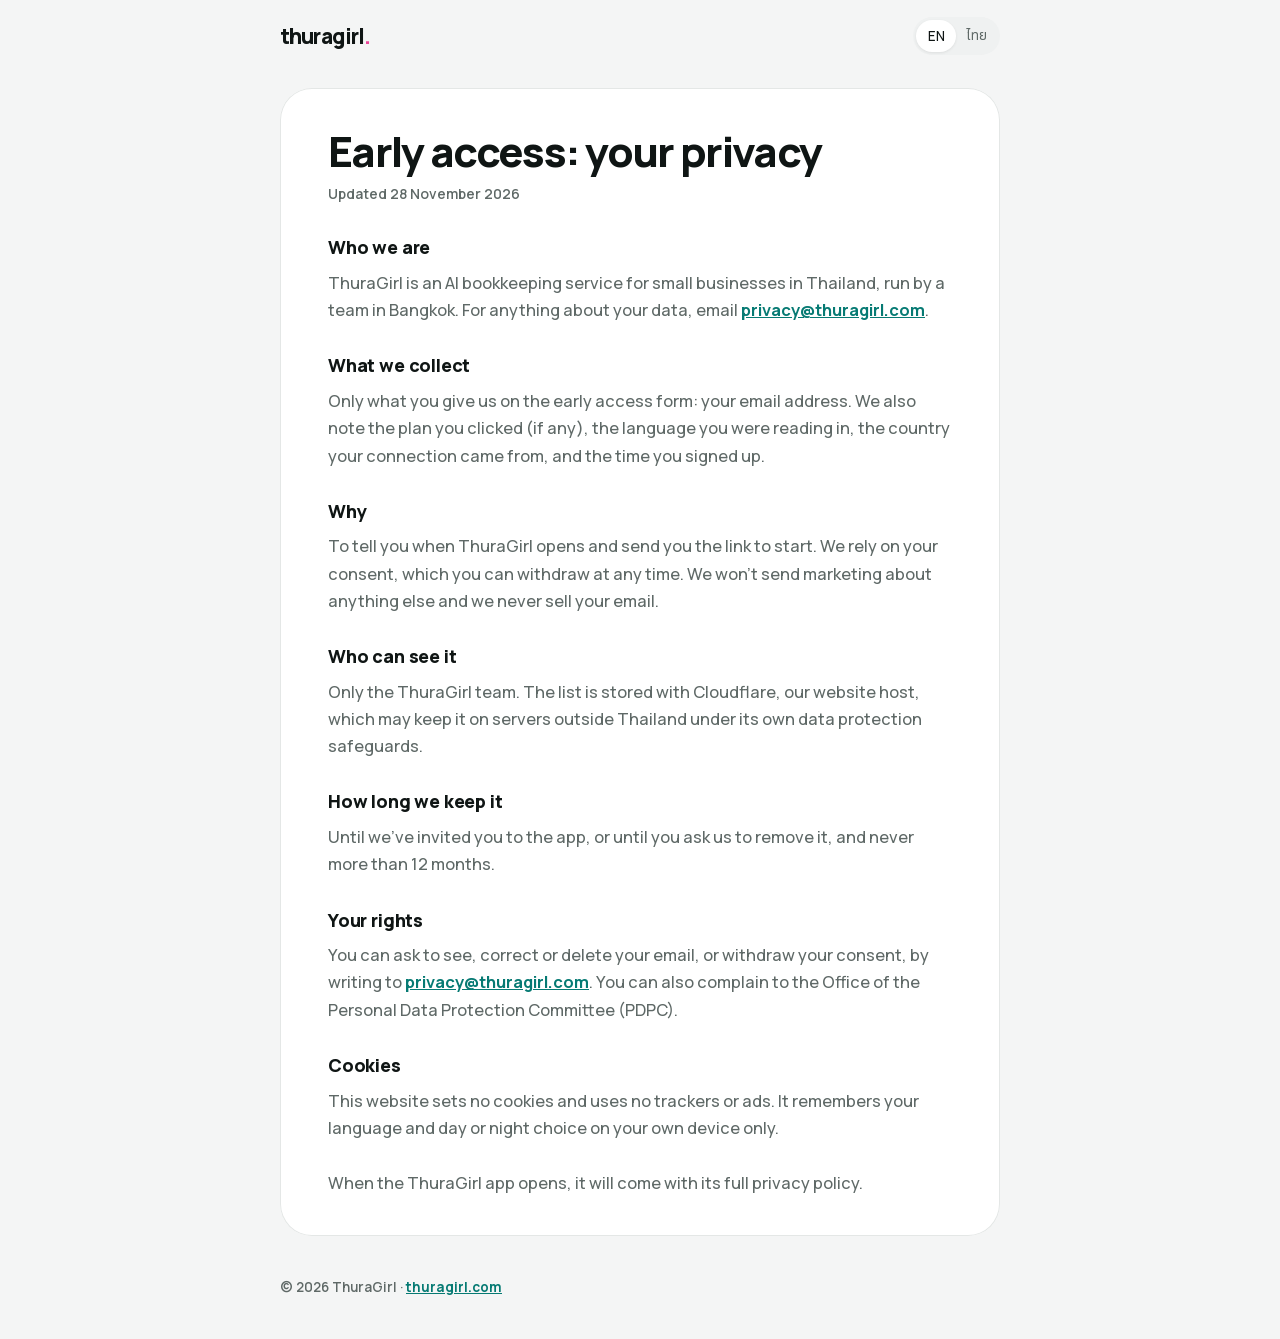
<file: web/privacy/index.html>
<!doctype html>
<html lang="en">
<head>
<meta charset="utf-8">
<meta name="viewport" content="width=device-width,initial-scale=1,viewport-fit=cover">
<title>Privacy · ThuraGirl</title>
<meta name="description" content="How ThuraGirl handles the email you leave for early access.">
<link rel="canonical" href="https://thuragirl.com/privacy/">
<meta name="theme-color" content="#F4F5F5" media="(prefers-color-scheme: light)">
<meta name="theme-color" content="#0B0E0E" media="(prefers-color-scheme: dark)">
<link rel="icon" href="../favicon.svg" type="image/svg+xml">
<link rel="apple-touch-icon" href="../apple-touch-icon.png">
<link rel="stylesheet" href="../fonts/fonts.css">
<script>
  (function(){ try { var t = localStorage.getItem("tg.web.theme"); if (t === "day" || t === "night") document.documentElement.setAttribute("data-theme", t);
    var l = localStorage.getItem("tg.web.lang") || (/^th\b/i.test(navigator.language || "") ? "th" : "en"); if (l === "th") document.documentElement.lang = "th"; } catch (e) {} })();
</script>
<style>
  :root{--bg:#F4F5F5;--surface:#FFFFFF;--soft:#EFF1F1;--ink:#0F1514;--mute:#5F6967;--line:#E4E7E6;--hint:#067A73;--pink:#EC4899;color-scheme:light}
  :root[data-theme="night"]{--bg:#0B0E0E;--surface:#151919;--soft:#1F2424;--ink:#F1F4F3;--mute:#94A09D;--line:#272D2C;--hint:#2DD4C8;--pink:#F472B6;color-scheme:dark}
  @media (prefers-color-scheme:dark){:root:not([data-theme="day"]){--bg:#0B0E0E;--surface:#151919;--soft:#1F2424;--ink:#F1F4F3;--mute:#94A09D;--line:#272D2C;--hint:#2DD4C8;--pink:#F472B6;color-scheme:dark}}
  *{box-sizing:border-box;margin:0}
  body{background:var(--bg);color:var(--ink);font-family:"Manrope","Noto Sans Thai",system-ui,-apple-system,"Segoe UI",sans-serif;font-size:16.5px;line-height:1.65;-webkit-font-smoothing:antialiased}
  html[lang="th"] body{line-height:1.8}
  .wrap{width:min(100% - 32px,720px);margin-inline:auto}
  header{display:flex;align-items:center;justify-content:space-between;gap:12px;height:72px}
  .logo{font-weight:800;font-size:21px;letter-spacing:-.04em;text-decoration:none;color:inherit}
  .logo i{font-style:normal;color:var(--pink)}
  .seg{display:flex;background:var(--soft);border-radius:999px;padding:3px}
  .seg button{border:0;background:none;height:32px;min-width:40px;padding:0 10px;border-radius:999px;font:700 13px inherit;font-family:inherit;color:var(--mute);cursor:pointer}
  .seg button[aria-pressed="true"]{background:var(--surface);color:var(--ink);box-shadow:0 1px 3px rgba(0,0,0,.08)}
  main{background:var(--surface);border-radius:32px;box-shadow:inset 0 0 0 1px var(--line);padding:40px clamp(22px,5vw,48px);margin:16px 0 40px}
  h1{font-size:clamp(30px,6vw,42px);font-weight:800;letter-spacing:-.04em;line-height:1.1}
  html[lang="th"] h1{letter-spacing:-.02em;line-height:1.3}
  .up{color:var(--mute);font-size:14px;font-weight:600;margin-top:8px}
  h2{font-size:18px;font-weight:800;letter-spacing:-.01em;margin-top:28px}
  p,li{color:var(--mute);margin-top:6px}
  ul{padding-left:20px}
  a{color:var(--hint);font-weight:700}
  [data-l="th"]{display:none}
  html[lang="th"] [data-l="en"]{display:none} html[lang="th"] [data-l="th"]{display:block}
  footer{color:var(--mute);font-size:13.5px;font-weight:600;padding-bottom:40px}
  :focus-visible{outline:2px solid #0FBFB6;outline-offset:3px;border-radius:8px}
</style>
</head>
<body>
<div class="wrap">
  <header>
    <a class="logo" href="../">thuragirl<i>.</i></a>
    <div class="seg" role="group" aria-label="Language">
      <button type="button" id="l-en">EN</button><button type="button" id="l-th" lang="th">ไทย</button>
    </div>
  </header>

  <main>
    <div data-l="en">
      <h1>Early access: your privacy</h1>
      <p class="up">Updated 28 November 2026</p>

      <h2>Who we are</h2>
      <p>ThuraGirl is an AI bookkeeping service for small businesses in Thailand, run by a team in Bangkok. For anything about your data, email <a href="mailto:privacy@thuragirl.com">privacy@thuragirl.com</a>.</p>

      <h2>What we collect</h2>
      <p>Only what you give us on the early access form: your email address. We also note the plan you clicked (if any), the language you were reading in, the country your connection came from, and the time you signed up.</p>

      <h2>Why</h2>
      <p>To tell you when ThuraGirl opens and send you the link to start. We rely on your consent, which you can withdraw at any time. We won't send marketing about anything else and we never sell your email.</p>

      <h2>Who can see it</h2>
      <p>Only the ThuraGirl team. The list is stored with Cloudflare, our website host, which may keep it on servers outside Thailand under its own data protection safeguards.</p>

      <h2>How long we keep it</h2>
      <p>Until we've invited you to the app, or until you ask us to remove it, and never more than 12 months.</p>

      <h2>Your rights</h2>
      <p>You can ask to see, correct or delete your email, or withdraw your consent, by writing to <a href="mailto:privacy@thuragirl.com">privacy@thuragirl.com</a>. You can also complain to the Office of the Personal Data Protection Committee (PDPC).</p>

      <h2>Cookies</h2>
      <p>This website sets no cookies and uses no trackers or ads. It remembers your language and day or night choice on your own device only.</p>

      <p style="margin-top:28px">When the ThuraGirl app opens, it will come with its full privacy policy.</p>
    </div>

    <div data-l="th" lang="th">
      <h1>สิทธิ์ใช้ก่อน: ความเป็นส่วนตัวของคุณ</h1>
      <p class="up">ปรับปรุงเมื่อ 28 พฤศจิกายน 2569</p>

      <h2>เราคือใคร</h2>
      <p>ThuraGirl คือบริการทำบัญชีด้วย AI สำหรับธุรกิจขนาดเล็กในประเทศไทย ดำเนินการโดยทีมงานในกรุงเทพฯ หากมีเรื่องเกี่ยวกับข้อมูลของคุณ อีเมลมาที่ <a href="mailto:privacy@thuragirl.com">privacy@thuragirl.com</a></p>

      <h2>ข้อมูลที่เราเก็บ</h2>
      <p>เฉพาะข้อมูลที่คุณกรอกในแบบฟอร์มขอใช้ก่อน คือที่อยู่อีเมลของคุณ และเราบันทึกแพ็กเกจที่คุณกดเลือก (ถ้ามี) ภาษาที่คุณใช้อ่าน ประเทศต้นทางของการเชื่อมต่อ และเวลาที่ลงชื่อ</p>

      <h2>เราใช้ข้อมูลเพื่ออะไร</h2>
      <p>เพื่อแจ้งคุณเมื่อ ThuraGirl เปิดให้ใช้งาน และส่งลิงก์สำหรับเริ่มใช้ เราอาศัยความยินยอมของคุณ ซึ่งคุณถอนได้ทุกเมื่อ เราจะไม่ส่งการตลาดเรื่องอื่น และไม่ขายอีเมลของคุณ</p>

      <h2>ใครเห็นข้อมูลได้บ้าง</h2>
      <p>เฉพาะทีมงาน ThuraGirl รายชื่อเก็บไว้กับ Cloudflare ผู้ให้บริการโฮสต์เว็บไซต์ของเรา ซึ่งอาจเก็บไว้บนเซิร์ฟเวอร์นอกประเทศไทย ภายใต้มาตรการคุ้มครองข้อมูลของ Cloudflare</p>

      <h2>เราเก็บข้อมูลนานเท่าไร</h2>
      <p>จนกว่าเราจะส่งคำเชิญให้คุณใช้แอป หรือจนกว่าคุณจะขอให้ลบ และไม่เกิน 12 เดือน</p>

      <h2>สิทธิ์ของคุณ</h2>
      <p>คุณขอดู แก้ไข หรือลบอีเมลของคุณ หรือถอนความยินยอมได้ โดยเขียนมาที่ <a href="mailto:privacy@thuragirl.com">privacy@thuragirl.com</a> และร้องเรียนต่อสำนักงานคณะกรรมการคุ้มครองข้อมูลส่วนบุคคล (สคส.) ได้</p>

      <h2>คุกกี้</h2>
      <p>เว็บไซต์นี้ไม่ตั้งคุกกี้ ไม่มีตัวติดตามหรือโฆษณา และจำเฉพาะภาษากับโหมดกลางวันหรือกลางคืนที่คุณเลือกไว้ในอุปกรณ์ของคุณเท่านั้น</p>

      <p style="margin-top:28px">เมื่อแอป ThuraGirl เปิดให้ใช้งาน จะมีนโยบายความเป็นส่วนตัวฉบับเต็มมาพร้อมกัน</p>
    </div>
  </main>
  <footer>© 2026 ThuraGirl · <a href="../">thuragirl.com</a></footer>
</div>
<script>
(function(){
  var root = document.documentElement, en = document.getElementById("l-en"), th = document.getElementById("l-th");
  function set(l){ root.lang = l; en.setAttribute("aria-pressed", String(l === "en")); th.setAttribute("aria-pressed", String(l === "th"));
    document.title = l === "th" ? "ความเป็นส่วนตัว · ThuraGirl" : "Privacy · ThuraGirl"; try { localStorage.setItem("tg.web.lang", l); } catch (e) {} }
  en.addEventListener("click", function(){ set("en"); }); th.addEventListener("click", function(){ set("th"); });
  set(root.lang === "th" ? "th" : "en");
})();
</script>
</body>
</html>
</file>
<file: assets/app.css>
/* Layout: a review board. Option picker on top, one browser frame as the stage, notes under it. */
  :root{
    --bg:#F2F5F4; --panel:#FFFFFF; --fg:#0C1614; --muted:#5B6966; --line:#D9E1DF; --chip:#E7EEEC; --accent:#0A9D95;
    --font-display:"Manrope","Noto Sans Thai",system-ui,-apple-system,"Segoe UI",Roboto,sans-serif;
    --font-num:"DM Sans","Manrope","Noto Sans Thai",system-ui,-apple-system,"Segoe UI",sans-serif;
    --font-serif:"Instrument Serif","Noto Sans Thai",Georgia,"Times New Roman",serif;
  }
  @media (prefers-color-scheme: dark){
    :root:not([data-theme="light"]){ --bg:#0D1312; --panel:#151C1B; --fg:#E8F0EE; --muted:#93A3A0; --line:#27322F; --chip:#1E2826; --accent:#2DD4C9; color-scheme:dark }
  }
  :root[data-theme="dark"]{ --bg:#0D1312; --panel:#151C1B; --fg:#E8F0EE; --muted:#93A3A0; --line:#27322F; --chip:#1E2826; --accent:#2DD4C9; color-scheme:dark }

  *{box-sizing:border-box;margin:0}
  body{background:var(--bg);color:var(--fg);font-family:var(--font-display);-webkit-font-smoothing:antialiased}
  button{font-family:inherit}
  :focus-visible{outline:2px solid var(--accent);outline-offset:2px}
  .board{max-width:1180px;margin:0 auto;padding-block:30px 56px;padding-left:max(16px,env(safe-area-inset-left,0px));padding-right:max(16px,env(safe-area-inset-right,0px));display:grid;gap:22px}

  /* ── board chrome ── */
  .head{display:grid;gap:8px}
  .kick{font:700 12px var(--font-num);letter-spacing:.12em;text-transform:uppercase;color:var(--accent)}
  .head h1{font-size:clamp(26px,4vw,36px);font-weight:800;letter-spacing:-.03em;line-height:1.1;text-wrap:balance}
  .head p{font-size:15px;line-height:1.6;color:var(--muted);max-width:66ch}
  .opts{display:grid;grid-template-columns:repeat(4,minmax(0,1fr));gap:10px}
  .opt{display:grid;gap:4px;text-align:left;background:var(--panel);border:1.5px solid var(--line);border-radius:16px;padding:14px 16px;cursor:pointer;color:var(--fg);min-width:0}
  .opt[aria-checked="true"]{border-color:var(--fg)}
  .opt-k{font:700 12px var(--font-num);letter-spacing:.1em;color:var(--muted)}
  .opt-n{font-weight:800;font-size:16px;letter-spacing:-.015em}
  .opt-d{font-size:12.5px;color:var(--muted);line-height:1.45}
  .sw{display:flex;gap:4px;margin-top:6px}
  .sw i{width:18px;height:18px;border-radius:6px;border:1px solid var(--line)}
  .bar{display:flex;justify-content:space-between;align-items:center;gap:10px;flex-wrap:wrap}
  .seg{display:inline-flex;background:var(--chip);border-radius:999px;padding:3px}
  .seg button{border:0;background:none;color:var(--muted);font-weight:700;font-size:13px;padding:8px 15px;border-radius:999px;cursor:pointer}
  .seg button[aria-pressed="true"]{background:var(--panel);color:var(--fg);box-shadow:0 1px 2px rgba(0,0,0,.1)}
  .frame{width:100%;margin-inline:auto;background:var(--panel);border:1px solid var(--line);border-radius:18px;overflow:hidden;overflow:clip;transition:max-width .35s ease}
  .frame[data-device="phone"]{max-width:404px}
  .fbar{display:flex;align-items:center;gap:10px;padding:10px 14px;border-bottom:1px solid var(--line)}
  .fdots{display:flex;gap:6px}
  .fdots i{width:10px;height:10px;border-radius:50%;background:var(--line)}
  .furl{flex:1;min-width:0;text-align:center;font:600 12.5px var(--font-num);color:var(--muted);background:var(--chip);border-radius:8px;padding:6px 10px;white-space:nowrap;overflow:hidden;text-overflow:ellipsis}
  .furl b{color:var(--fg);font-weight:700}
  .stage{container-type:inline-size;container-name:stage}
  .notes{background:var(--panel);border:1px solid var(--line);border-radius:18px;padding:22px 24px;display:grid;gap:12px}
  .notes h2{font-size:17px;font-weight:800;letter-spacing:-.015em}
  .notes ul{display:grid;gap:8px;padding-left:18px}
  .notes li{font-size:14.5px;line-height:1.55;color:var(--muted);max-width:70ch}
  .notes .fit{font-size:14px;line-height:1.55;max-width:70ch}
  .notes .fit b{font-weight:800}
  .foot{font-size:12.5px;color:var(--muted)}
  @media (max-width:900px){ .opts{grid-template-columns:repeat(2,minmax(0,1fr))} }
  @media (max-width:680px){ .opt-d,.sw{display:none} .opt{padding:12px} .dev{display:none} }

  /* ── the mock: one fixed look per direction ── */
  .mock{font-family:var(--font-display);background:var(--m-bg);color:var(--m-ink);min-height:640px}
  .mock[data-dir="a"]{--m-bg:#EDF2F1;--m-surface:#FFFFFF;--m-soft:#F1F5F4;--m-ink:#0A1412;--m-mute:#5F6E6B;--m-accent:#0FBFB6;--m-accent-ink:#06211F;--m-hint:#067A73;--m-pink:#EC4899;--m-line:#E1E8E6;--m-t1:#D3F3EF;--m-t2:#FCDFED;--m-t3:#FFEDC2;--m-bad:#E11D48;--m-warn:#B45309}
  .mock[data-dir="b"]{--m-bg:#0B0E0E;--m-surface:#151919;--m-soft:#1F2424;--m-ink:#F1F4F3;--m-mute:#94A09D;--m-accent:#2DD4C8;--m-accent-ink:#04201D;--m-hint:#2DD4C8;--m-pink:#F472B6;--m-line:#272D2C;--m-bad:#FF7A8C;--m-warn:#E8B45A;--m-t1:#11302C;--m-t2:#151919;--m-t3:#151919}
  .mock[data-dir="b"][data-mode="day"]{--m-bg:#F4F5F5;--m-surface:#FFFFFF;--m-soft:#EFF1F1;--m-ink:#0F1514;--m-mute:#5A6462;--m-accent:#0FBFB6;--m-accent-ink:#04201D;--m-hint:#067A73;--m-pink:#EC4899;--m-line:#E4E7E6;--m-bad:#C4203D;--m-warn:#A8650A;--m-t1:#E3F6F4;--m-t2:#FFFFFF;--m-t3:#FFFFFF}
  .mock[data-dir="c"]{--m-bg:#FFFFFF;--m-surface:#F3F6F6;--m-soft:#FFFFFF;--m-ink:#0F1A1B;--m-mute:#62727A;--m-accent:#0AA39B;--m-accent-ink:#FFFFFF;--m-hint:#067A73;--m-pink:#EC4899;--m-line:#E1E9E9;--m-bad:#E11D48;--m-warn:#B45309}
  .mock[data-dir="d"]{--m-bg:#E6F3EE;--m-surface:#FDFBF8;--m-soft:#EEF1EE;--m-ink:#17302F;--m-mute:#687A77;--m-accent:#0FBFB6;--m-accent-ink:#06211F;--m-hint:#067A73;--m-pink:#EC4899;--m-line:#DFE6E2;--m-bad:#D61F4B;--m-warn:#B45309;
    background:linear-gradient(180deg,#A6E3DC 0%,#D6EFE7 32%,#F8E8D9 64%,#F4C9DA 100%)}
  .mock *{min-width:0}
  .num{font-family:var(--font-num);font-variant-numeric:tabular-nums}
  .i{width:19px;height:19px;stroke:currentColor;fill:none;stroke-width:1.5;stroke-linecap:round;stroke-linejoin:round;flex:none}
  .tg{flex:none}
  .tg-eye{transform-box:fill-box;transform-origin:center;animation:blink 4.6s ease-in-out infinite}
  @keyframes blink{0%,90%,96%,100%{transform:scaleY(1)}93%{transform:scaleY(.08)}}
  @media (prefers-reduced-motion:reduce){ .tg-eye{animation:none} .frame{transition:none} }
  .logo{display:flex;align-items:center;gap:8px;font-weight:800;font-size:18px;letter-spacing:-.035em}
  .logo i{font-style:normal;color:var(--m-pink)}
  .nav{display:flex;align-items:center;justify-content:space-between;gap:12px}
  .co{display:flex;align-items:center;gap:8px;background:var(--m-surface);border-radius:999px;padding:5px 13px 5px 5px;font-size:13px;font-weight:700}
  .co b{width:26px;height:26px;border-radius:50%;background:var(--m-pink);color:#fff;display:grid;place-items:center;font-size:10.5px;font-weight:800}
  .pill{border:0;border-radius:999px;padding:11px 17px;font-weight:700;font-size:13.5px;cursor:pointer;display:inline-flex;gap:8px;align-items:center;justify-content:center;white-space:nowrap}
  .pill.ink{background:var(--m-ink);color:var(--m-bg)}
  .pill.soft{background:var(--m-soft);color:var(--m-ink)}
  .pill.acc{background:var(--m-accent);color:var(--m-accent-ink)}
  .pill.white{background:#fff;color:#0A1412}
  .lab{font-size:13px;font-weight:700;color:var(--m-mute)}
  .big{font-weight:700;line-height:1;letter-spacing:-.04em}
  .delta{display:inline-flex;align-items:center;gap:5px;border-radius:999px;padding:5px 11px;font-size:12.5px;font-weight:700}
  .row{display:flex;align-items:center;gap:12px;padding:13px 4px}
  .row .ic{width:40px;height:40px;border-radius:14px;display:grid;place-items:center;background:var(--m-soft);color:var(--m-mute);flex:none}
  .row .ic.bad{color:var(--m-bad)} .row .ic.warn{color:var(--m-warn)}
  .rt{flex:1}
  .rt .t{font-weight:700;font-size:14.5px;letter-spacing:-.01em}
  .rt .m{font-size:12.5px;color:var(--m-mute);margin-top:2px}
  .rt .m .bad{color:var(--m-bad);font-weight:700} .rt .m .warn{color:var(--m-warn);font-weight:700}
  .row .pill{min-width:94px;padding:10px 14px;font-size:13px}
  .more{font-size:13px;font-weight:700;color:var(--m-mute);padding:8px 4px 0}

  /* A · Bold Tiles */
  .scr[hidden]{display:none!important}
  .dA{padding:22px 26px 26px;display:grid;gap:18px}
  .tabs{display:flex;background:var(--m-surface);border-radius:999px;padding:4px;gap:2px}
  .tabs span{padding:7px 16px;border-radius:999px;font-size:13px;font-weight:700;color:var(--m-mute)}
  .tabs .on{background:var(--m-ink);color:var(--m-surface)}
  .dA-grid{display:grid;grid-template-columns:minmax(0,1.12fr) minmax(0,1fr);gap:16px;align-items:start}
  .dA-left{display:grid;gap:16px}
  .tile{background:var(--m-surface);border-radius:28px;padding:26px}
  .dA .big{font-size:clamp(40px,6.6cqi,70px);margin-top:10px}
  .dA .delta{background:var(--m-t1);color:var(--m-hint);margin-top:14px}
  .banks{display:flex;flex-wrap:wrap;gap:8px;margin-top:22px}
  .bank{display:inline-flex;align-items:center;gap:7px;background:var(--m-soft);border-radius:999px;padding:7px 12px;font-size:12.5px;font-weight:700}
  .bank::before{content:"";width:7px;height:7px;border-radius:50%;background:#22C55E}
  .bank .num{font-weight:600;color:var(--m-mute)}
  .bank small{font-size:11.5px;font-weight:600;color:var(--m-mute)}
  .bank small.stale{color:var(--m-warn)}
  .acts{display:flex;flex-wrap:wrap;gap:8px;margin-top:18px}
  .minis{display:grid;grid-template-columns:repeat(3,minmax(0,1fr));gap:12px}
  .mini{border-radius:24px;padding:18px;color:#0A1412}
  .mini.t1{background:var(--m-t1)} .mini.t2{background:var(--m-t2)} .mini.t3{background:var(--m-t3)}
  .mini .lab{color:inherit;opacity:.62}
  .mini .n{font-size:clamp(17px,2.5cqi,24px);font-weight:700;letter-spacing:-.03em;margin-top:8px}
  .mini .d{font-size:12px;font-weight:700;margin-top:4px;opacity:.62}
  .needs{display:grid;gap:6px;padding:22px}
  .needs-h{display:flex;align-items:center;gap:9px;padding:2px 4px 10px}
  .needs-h h2{font-size:20px;font-weight:800;letter-spacing:-.025em}
  .cnt{font-size:12px;font-weight:700;background:var(--m-soft);border-radius:999px;padding:3px 9px;color:var(--m-mute)}
  .rev{background:var(--m-ink);color:#fff;border-radius:22px;padding:18px;display:flex;gap:13px;align-items:center;margin-bottom:4px}
  .rev .rt .m{color:rgba(255,255,255,.66)}
  .rev .pill{min-width:94px}
  .ask{display:flex;align-items:center;gap:10px;background:var(--m-surface);border-radius:999px;padding:9px 9px 9px 14px;color:var(--m-mute);font-size:14px;font-weight:600}
  .ask span{flex:1}
  .ask .send{width:38px;height:38px;border-radius:50%;background:var(--m-ink);color:var(--m-bg);display:grid;place-items:center;border:0;cursor:pointer}

  /* B · Midnight */
  .dB{padding:20px 22px 22px;display:grid;gap:20px;max-width:880px;margin:0 auto}
  .dB-hero{display:grid;justify-items:center;gap:12px;padding:22px 0 4px;text-align:center}
  .dB .big{font-size:clamp(46px,9cqi,86px)}
  .dB .delta{background:var(--m-t1);color:var(--m-hint)}
  .mock[data-dir="b"] .mini{background:var(--m-surface);color:var(--m-ink)}
  .mock[data-dir="b"] .mini .lab{color:var(--m-mute);opacity:1}
  .mock[data-dir="b"] .mini .d{color:var(--m-mute);opacity:1}
  .mock[data-dir="b"] .mini.t1 .d,.mock[data-dir="b"] .mini.t3 .d{color:var(--m-hint)}
  .mock[data-dir="b"] .co b{background:var(--m-ink);color:var(--m-bg)}
  .mock[data-dir="b"] .row .ic,.mock[data-dir="b"] .row .ic.bad,.mock[data-dir="b"] .row .ic.warn{color:var(--m-ink);border-radius:50%}
  .mock[data-dir="b"] .rt .m .warn{color:var(--m-ink)}
  .mock[data-dir="b"] .circ .i{width:21px;height:21px}
  .dots{display:flex;gap:16px;flex-wrap:wrap;justify-content:center;font-size:12.5px;font-weight:600;color:var(--m-mute)}
  .dots span::before{content:"";display:inline-block;width:7px;height:7px;border-radius:50%;background:#34D399;margin-right:7px}
  .dots .stale{color:var(--m-warn)}
  .circ{display:flex;gap:clamp(14px,4cqi,36px);justify-content:center;margin-top:12px}
  .circ button{background:none;border:0;color:var(--m-ink);display:grid;justify-items:center;gap:8px;font-weight:700;font-size:12px;cursor:pointer}
  .circ i{width:56px;height:56px;border-radius:50%;background:var(--m-soft);display:grid;place-items:center}
  .circ .pri i{background:var(--m-accent);color:var(--m-accent-ink)}
  .dB-cols{display:grid;grid-template-columns:minmax(0,1.25fr) minmax(0,1fr);gap:16px;align-items:start}
  .card{background:var(--m-surface);border-radius:26px;padding:18px;display:grid;gap:4px}
  .card h2{font-size:16px;font-weight:800;letter-spacing:-.02em;padding:2px 4px 10px;display:flex;align-items:center;gap:8px}
  .revB{border-radius:22px;padding:15px;display:flex;gap:12px;align-items:center;margin-bottom:4px;background:var(--m-t1)}
  .revB .pill{min-width:94px}
  .stat{display:grid;gap:7px;padding:10px 4px}
  .stat-h{display:flex;justify-content:space-between;align-items:baseline;gap:10px;font-size:13px;font-weight:700;color:var(--m-mute)}
  .stat-h b{font-family:var(--font-num);font-size:16px;font-weight:700;color:var(--m-ink);letter-spacing:-.02em}
  .track{height:6px;border-radius:99px;background:var(--m-soft)}
  .track i{display:block;height:100%;border-radius:99px;background:var(--m-accent)}
  .track i.p{background:var(--m-pink)}
  .margin{font-size:12.5px;font-weight:600;color:var(--m-mute);padding:8px 4px 2px}
  /* B · refinements: live hero, bank chips, task list, review sheet, chat dock */
  @keyframes rise{from{opacity:0;transform:translateY(12px)}}
  @keyframes fade{from{opacity:0}}
  @keyframes wipe{from{clip-path:inset(-12px 100% -12px 0)}to{clip-path:inset(-12px -12px -12px 0)}}
  @keyframes bob{0%,60%,100%{transform:translateY(0);opacity:.45}30%{transform:translateY(-3px);opacity:1}}
  .mock{position:relative}
  .pg{display:grid;gap:20px}
  .pg[hidden]{display:none}
  .pg.in > *{animation:rise .55s cubic-bezier(.2,.7,.2,1) both}
  .pg.in > :nth-child(2){animation-delay:.08s} .pg.in > :nth-child(3){animation-delay:.16s}
  .pg.in > :nth-child(4){animation-delay:.24s} .pg.in > :nth-child(5){animation-delay:.32s} .pg.in > :nth-child(6){animation-delay:.4s}
  .pg.in .spark svg{animation:wipe 1.1s .25s cubic-bezier(.3,.6,.2,1) both}
  .pg.in .sp-dot{animation:fade .3s 1.2s both}
  .pg.in .bpair i{animation:grow .7s .25s cubic-bezier(.2,.7,.2,1) both}
  @keyframes grow{from{transform:scaleY(0)}}
  .dB-hero{gap:14px;padding:26px 0 2px}
  .dB .big{display:inline-flex;align-items:flex-start;justify-content:center;font-weight:600;letter-spacing:-.045em;font-size:clamp(48px,9.4cqi,92px)}
  .dB .big .cur{font-size:.5em;color:var(--m-mute);margin:.15em .1em 0 0;letter-spacing:0}
  .dB .delta{gap:4px;padding:5px 11px 5px 8px;margin-top:-2px}
  .dB .delta .i{width:15px;height:15px;stroke-width:1.75}
  .dB .delta.scrub{background:var(--m-soft);color:var(--m-mute);padding-left:11px}
  .dB .delta.scrub .i{display:none}
  .spark{position:relative;width:min(calc(100% - 20px),580px);height:88px;touch-action:pan-y;cursor:crosshair}
  .spark svg{display:block;width:100%;height:100%;overflow:visible}
  .sp-l{fill:none;stroke:var(--m-accent);stroke-width:1.75;stroke-linecap:round;stroke-linejoin:round;vector-effect:non-scaling-stroke}
  .sp-a{fill:url(#b-fill);stroke:none}
  .sp-x{position:absolute;top:0;bottom:0;width:1px;background:var(--m-mute);opacity:0;pointer-events:none}
  .spark.on .sp-x{opacity:.35}
  .sp-dot{position:absolute;width:9px;height:9px;border-radius:50%;background:var(--m-accent);box-shadow:0 0 0 4px color-mix(in srgb,var(--m-accent) 22%,transparent);transform:translate(-50%,-50%);pointer-events:none}
  .bks{display:flex;flex-wrap:wrap;gap:8px;justify-content:center}
  .bk{display:inline-flex;align-items:center;gap:7px;background:var(--m-surface);border-radius:999px;padding:3px 13px 3px 12px;min-height:36px;font-size:12.5px;font-weight:700}
  .bk::before{content:"";width:7px;height:7px;border-radius:50%;background:#22C55E;flex:none}
  .bk .acc{font-weight:600;color:var(--m-mute);letter-spacing:.02em}
  .bk .eye{width:30px;height:30px;border:0;background:none;border-radius:50%;color:var(--m-mute);display:grid;place-items:center;cursor:pointer;margin:0 -5px}
  .bk .eye:hover{background:var(--m-soft);color:var(--m-ink)}
  .bk .eye .i{width:16px;height:16px}
  .bk .syn{font-weight:600;color:var(--m-mute);padding-left:9px;border-left:1px solid var(--m-line)}
  .bk .syn.stale{color:var(--m-warn)}
  .bkwrap{display:grid;justify-items:center;gap:8px;width:100%}
  .bkbar{display:inline-flex;align-items:center;gap:16px;background:var(--m-surface);border:0;border-radius:999px;padding:0 12px 0 16px;min-height:38px;font:600 12.5px var(--font-display);color:var(--m-mute);cursor:pointer}
  .bkbar span{display:inline-flex;align-items:center;gap:7px}
  .bkbar span::before,.bkrow .nm::before{content:"";width:7px;height:7px;border-radius:50%;background:#22C55E;flex:none}
  .bkbar b{color:var(--m-ink);font-weight:700}
  .bkbar em{font-style:normal}
  .bkbar .stale,.bkrow .stale{color:var(--m-warn)}
  .bkbar .i{width:15px;height:15px;margin-left:-6px;transition:transform .2s}
  .bkbar[aria-expanded="true"] .i{transform:rotate(180deg)}
  .bkpanel{width:min(100%,440px);background:var(--m-surface);border-radius:22px;padding:4px 10px;display:grid;text-align:left;animation:rise .25s both}
  .bkpanel[hidden]{display:none}
  .bkrow{display:grid;grid-template-columns:minmax(0,1fr) auto;align-items:center;gap:0 12px;padding:11px 6px}
  .bkrow + .bkrow{border-top:1px solid var(--m-line)}
  .bkrow .nm{display:flex;align-items:center;gap:8px;font-size:14px;font-weight:700}
  .bkrow .meta{display:flex;align-items:center;flex-wrap:wrap;gap:0 4px;font-size:12.5px;font-weight:600;color:var(--m-mute);padding-left:15px}
  .bkrow .acc{letter-spacing:.02em}
  .bkrow .eye{width:28px;height:28px;border:0;background:none;border-radius:50%;color:var(--m-mute);display:grid;place-items:center;cursor:pointer}
  .bkrow .eye:hover{background:var(--m-soft);color:var(--m-ink)}
  .bkrow .eye .i{width:16px;height:16px}
  .bkrow .syn::before{content:"·";margin-right:6px;color:var(--m-mute)}
  .bkrow .pill{grid-column:2;grid-row:1 / span 2;min-width:88px;padding:10px 14px;font-size:13px}
  .circ{margin-top:6px}
  .circ i{transition:transform .18s ease,background .18s ease}
  .circ button:hover i{transform:translateY(-2px)}
  .mock[data-dir="b"] .co .i{width:14px;height:14px;color:var(--m-mute);margin-left:-2px}
  .mock[data-dir="b"] .mini{padding:18px 18px 16px}
  .mock[data-dir="b"] .mini .n{font-weight:600;font-size:clamp(17px,2.8cqi,26px)}
  .mock[data-dir="b"] .mini .d{display:flex;align-items:center;gap:3px;margin-top:7px;font-size:12.5px}
  .mini .d .i{width:14px;height:14px;stroke-width:1.75}
  .mini .d em{font-style:normal;font-weight:600;color:var(--m-mute);margin-left:3px}
  .needB{padding:20px;gap:2px;border-radius:28px}
  .needB h2{font-size:17px;padding:2px 6px 12px}
  .mock[data-dir="b"] .row{padding:12px 6px;border-radius:18px;transition:background .15s}
  .mock[data-dir="b"] .row:hover{background:color-mix(in srgb,var(--m-soft) 55%,transparent)}
  .rt .m .ma{display:none}
  .amt{font-weight:600;font-size:14.5px;letter-spacing:-.01em;margin-right:8px;white-space:nowrap}
  .tk{overflow:hidden;transition:height .36s ease,opacity .24s ease,padding .36s ease,margin .36s ease}
  .tk.gone{opacity:0;padding-block:0!important;margin-block:0!important}
  .tk[hidden]{display:none!important}
  .pill.act{transition:background .15s,color .15s}
  .mock[data-dir="b"] .pill.soft.act:hover{background:var(--m-ink);color:var(--m-bg)}
  .mock[data-dir="b"] .pill.ok,.mock[data-dir="b"] .pill.ok:hover{background:var(--m-t1);color:var(--m-hint);cursor:default;gap:5px}
  .pill.ok .i{width:16px;height:16px;stroke-width:1.9}
  .revB{padding:16px;margin-bottom:6px}
  .revB .rt .t{font-size:15.5px}
  .mock[data-dir="b"] .more{display:flex;align-items:center;gap:3px;padding:10px 6px 2px}
  .more .i{width:15px;height:15px}
  .clearB{display:grid;justify-items:center;gap:6px;text-align:center;padding:24px 12px 16px;font-size:14px;color:var(--m-mute);animation:rise .4s both}
  .clearB[hidden]{display:none}
  .clearB b{font-size:18px;color:var(--m-ink);font-weight:800;letter-spacing:-.02em;margin-top:6px}
  .clearB button{border:0;background:none;color:var(--m-hint);font:700 13px var(--font-display);cursor:pointer;padding:8px 10px;border-radius:99px}
  .dockB{position:sticky;bottom:14px;z-index:3;display:grid;gap:8px;max-width:640px;width:100%;margin:4px auto 0}
  .chatB{display:flex;align-items:center;gap:4px;background:var(--m-surface);border:1px solid var(--m-line);border-radius:999px;padding:7px;box-shadow:0 10px 30px rgba(15,21,20,.12);transition:border-color .15s}
  .chatB:focus-within{border-color:color-mix(in srgb,var(--m-ink) 30%,var(--m-line))}
  .cb-btn{width:42px;height:42px;border-radius:50%;border:0;background:none;color:var(--m-mute);display:grid;place-items:center;cursor:pointer;flex:none}
  .cb-btn:hover{background:var(--m-soft);color:var(--m-ink)}
  .cb-btn .i{width:20px;height:20px}
  .cb-in{flex:1;border:0;background:none;color:var(--m-ink);font:600 15px var(--font-display);padding:0 4px;height:42px}
  .cb-in:focus,.cb-in:focus-visible{outline:none}
  .cb-in::placeholder{color:var(--m-mute)}
  .cb-send{width:42px;height:42px;border-radius:50%;border:0;background:var(--m-ink);color:var(--m-bg);display:grid;place-items:center;cursor:pointer;flex:none;margin-left:2px;transition:background .15s,color .15s}
  .cb-send[disabled]{background:var(--m-soft);color:var(--m-mute);cursor:default}
  .sugB{display:flex;gap:6px;flex-wrap:wrap;justify-content:center;animation:rise .22s both}
  .sugB[hidden],.popB[hidden]{display:none}
  .sugB button{border:1px solid var(--m-line);background:var(--m-surface);color:var(--m-ink);border-radius:999px;padding:9px 14px;font:700 13px var(--font-display);cursor:pointer;box-shadow:0 4px 14px rgba(15,21,20,.08)}
  .sugB button:hover{border-color:var(--m-ink)}
  .popB{position:relative;background:var(--m-surface);border:1px solid var(--m-line);border-radius:26px;padding:16px 16px 18px;display:grid;gap:12px;box-shadow:0 10px 30px rgba(15,21,20,.12);animation:rise .25s both}
  .popB .me{justify-self:end;background:var(--m-soft);border-radius:18px 18px 5px 18px;padding:9px 14px;font-size:14px;font-weight:600;max-width:78%;margin-right:36px}
  .popB .tgm{display:flex;gap:10px;align-items:flex-start;font-size:14.5px;line-height:1.55;font-weight:500}
  .popB .tgm p{flex:1;padding-top:2px}
  .popB .x{position:absolute;top:9px;right:9px;width:32px;height:32px}
  .popB .x .i{width:17px;height:17px}
  .dotsT{display:inline-flex;gap:4px;padding:7px 0}
  .dotsT i{width:6px;height:6px;border-radius:50%;background:var(--m-mute);animation:bob 1s infinite}
  .dotsT i:nth-child(2){animation-delay:.15s} .dotsT i:nth-child(3){animation-delay:.3s}
  .shB{position:absolute;inset:0;z-index:6;display:flex;justify-content:center;align-items:flex-start;padding:20px 14px;background:color-mix(in srgb,var(--m-bg) 70%,transparent);-webkit-backdrop-filter:blur(10px);backdrop-filter:blur(10px);animation:fade .2s both}
  .shB[hidden]{display:none}
  .shB-card{position:sticky;top:20px;width:min(100%,520px);background:var(--m-surface);border:1px solid var(--m-line);border-radius:30px;padding:26px;display:grid;gap:18px;box-shadow:0 30px 80px rgba(8,12,11,.24);animation:rise .32s cubic-bezier(.2,.7,.2,1) both}
  .shB-h{display:flex;gap:12px;align-items:flex-start;justify-content:space-between}
  .shB-k{font:700 12px var(--font-num);letter-spacing:.1em;text-transform:uppercase;color:var(--m-hint)}
  .shB-card h3{font-size:clamp(24px,5cqi,30px);font-weight:800;letter-spacing:-.035em;line-height:1.1;margin-top:8px}
  .shB-sub{font-size:13.5px;color:var(--m-mute);margin-top:6px}
  .shB-x{margin:-8px -8px 0 0;background:var(--m-soft)}
  .shB-n{display:grid;grid-template-columns:repeat(3,minmax(0,1fr));gap:8px}
  .shB-n div{background:var(--m-soft);border-radius:18px;padding:13px 14px}
  .shB-n dt{font-size:12px;font-weight:700;color:var(--m-mute)}
  .shB-n dd{font:600 clamp(14px,3.6cqi,19px) var(--font-num);letter-spacing:-.02em;margin-top:5px}
  .shB-l{list-style:none;padding:0;display:grid}
  .shB-l li{display:flex;justify-content:space-between;gap:12px;padding:11px 2px;border-bottom:1px solid var(--m-line);font-size:14px}
  .shB-l li:last-child{border-bottom:0}
  .shB-l span{color:var(--m-mute);font-weight:600}
  .shB-l b{font-weight:700}
  .shB-ok{display:flex;gap:11px;align-items:center;background:var(--m-soft);border-radius:18px;padding:14px;font-size:14px;font-weight:700;cursor:pointer}
  .shB-ok input{-webkit-appearance:none;appearance:none;width:22px;height:22px;border-radius:7px;border:1.5px solid var(--m-mute);display:grid;place-items:center;flex:none;margin:0;cursor:pointer;background:var(--m-surface)}
  .shB-ok input:checked{background:var(--m-accent);border-color:var(--m-accent)}
  .shB-ok input:checked::after{content:"";width:10px;height:5px;border-left:2px solid var(--m-accent-ink);border-bottom:2px solid var(--m-accent-ink);transform:translateY(-1px) rotate(-45deg)}
  .shB-f{display:grid;grid-template-columns:1fr 1fr;gap:8px}
  .shB-f .pill{padding:14px}
  .shB-f .pill[disabled]{opacity:.4;cursor:default}
  .mock[data-dir="b"][data-mode="night"] .chatB,.mock[data-dir="b"][data-mode="night"] .popB{box-shadow:0 16px 40px rgba(0,0,0,.55)}
  .mock[data-dir="b"][data-mode="night"] .sugB button{box-shadow:none}
  .mock[data-dir="b"][data-mode="night"] .shB-card{box-shadow:0 30px 80px rgba(0,0,0,.6)}
  /* B · signup for a registered company */
  .ob-tag{display:inline-block;font:700 11.5px var(--font-num);letter-spacing:.1em;text-transform:uppercase;color:var(--m-mute);background:var(--m-surface);border-radius:99px;padding:5px 10px;margin-bottom:10px}
  .ob-pw{position:relative}
  .ob-pw .su-in{padding-right:46px}
  .ob-pw .eye{position:absolute;right:0;top:50%;transform:translateY(-50%);width:38px;height:38px;border:0;background:none;border-radius:50%;color:var(--m-mute);display:grid;place-items:center;cursor:pointer}
  .ob-pw .eye:hover{background:var(--m-surface);color:var(--m-ink)}
  .ob-rule.off{color:var(--m-mute)}
  .ob-rule.err{color:var(--m-bad)}
  .mock[data-dir="b"] .ob-ok{background:var(--m-surface);font-weight:600;margin-top:4px}
  .ob-ok u{text-underline-offset:3px;text-decoration-color:var(--m-mute)}
  .ob-tax{font-family:var(--font-num)!important;letter-spacing:.08em}
  .ob-found{background:var(--m-surface);border-radius:22px;padding:16px 18px 18px;display:grid;gap:13px;animation:rise .3s both}
  .ob-found[hidden]{display:none}
  .ob-fh{display:flex;align-items:center;gap:6px;font-size:12.5px;font-weight:700;color:var(--m-hint)}
  .ob-fh .i{width:16px;height:16px;stroke-width:1.9}
  .ob-f{display:grid;gap:3px}
  .ob-f span{font-size:12px;font-weight:700;color:var(--m-mute)}
  .ob-f input{border:0;border-bottom:1.5px solid var(--m-line);background:none;color:var(--m-ink);font:600 15.5px var(--font-display);padding:6px 0 8px;width:100%;border-radius:0}
  .ob-f input:focus,.ob-f input:focus-visible{outline:none;border-bottom-color:var(--m-accent)}
  .ob-types{display:grid;grid-template-columns:repeat(4,minmax(0,1fr));gap:10px}
  .ob-type{border:0;background:var(--m-surface);color:var(--m-ink);border-radius:20px;padding:18px 8px 15px;display:grid;justify-items:center;align-content:start;gap:10px;font:700 13px var(--font-display);line-height:1.25;text-align:center;cursor:pointer;transition:box-shadow .15s}
  .ob-type .i{width:24px;height:24px}
  .ob-type:hover{box-shadow:inset 0 0 0 1.5px var(--m-mute)}
  .ob-type[aria-pressed="true"]{box-shadow:inset 0 0 0 1.5px var(--m-ink)}
  .ob-rows{display:grid;background:var(--m-surface);border-radius:22px;padding:4px 16px}
  .ob-row{display:flex;align-items:center;gap:12px;padding:14px 0}
  .ob-row + .ob-row{border-top:1px solid var(--m-line)}
  .ob-row .tx{flex:1;display:grid;gap:2px}
  .ob-row .tx b{font-size:15px;font-weight:700;letter-spacing:-.01em}
  .ob-row .tx span{font-size:13px;color:var(--m-mute);line-height:1.4}
  .ob-yn{display:flex;background:var(--m-soft);border-radius:99px;padding:3px;flex:none}
  .ob-yn button{border:0;background:none;font:700 13px var(--font-display);color:var(--m-mute);padding:8px 16px;border-radius:99px;cursor:pointer}
  .ob-yn button[aria-pressed="true"]{background:var(--m-ink);color:var(--m-bg)}
  .ob-av{width:38px;height:38px;border-radius:12px;background:var(--m-soft);display:grid;place-items:center;font:700 12px var(--font-num);flex:none}
  .ob-row .pill{min-width:92px;padding:10px 14px;font-size:13px}
  .ob-acts{display:flex;flex-wrap:wrap;align-items:center;gap:6px 14px;margin-top:4px}
  .ob-skip{border:0;background:none;color:var(--m-mute);font:700 14px var(--font-display);cursor:pointer;padding:12px 8px;border-radius:99px}
  .ob-skip:hover{color:var(--m-ink)}
  .ob-got{display:flex;align-items:center;gap:10px;background:var(--m-t1);color:var(--m-hint);border-radius:18px;padding:15px 16px;font-size:14.5px;font-weight:700}
  .kyc{position:absolute;inset:0;z-index:7;display:flex;justify-content:center;align-items:flex-start;padding:20px 14px;background:color-mix(in srgb,var(--m-bg) 70%,transparent);-webkit-backdrop-filter:blur(10px);backdrop-filter:blur(10px);animation:fade .2s both}
  .kyc[hidden]{display:none}
  .kyc-card{position:sticky;top:20px;width:min(100%,420px);background:var(--m-surface);border:1px solid var(--m-line);border-radius:28px;overflow:hidden;display:grid;box-shadow:0 30px 80px rgba(8,12,11,.24);animation:rise .3s cubic-bezier(.2,.7,.2,1) both}
  .kyc-h{display:flex;align-items:center;gap:8px;padding:10px 10px 10px 18px;border-bottom:1px solid var(--m-line);font-size:13px;font-weight:700}
  .kyc-h > .i{width:16px;height:16px;color:var(--m-hint)}
  .kyc-h .cb-btn{margin-left:auto;width:36px;height:36px}
  .kyc-b{padding:22px 20px;display:grid;gap:12px}
  .kyc-b h3{font-size:21px;font-weight:800;letter-spacing:-.03em;line-height:1.15}
  .kyc-b p{font-size:14px;line-height:1.55;color:var(--m-mute)}
  .kyc-opt{display:flex;align-items:center;gap:13px;border:0;background:var(--m-soft);border-radius:18px;padding:15px 16px;font:700 14.5px var(--font-display);color:var(--m-ink);cursor:pointer;text-align:left}
  .kyc-opt:hover{box-shadow:inset 0 0 0 1.5px var(--m-ink)}
  .kyc-opt small{display:block;font-size:12.5px;font-weight:500;color:var(--m-mute);margin-top:2px}
  .kyc-opt .i{width:22px;height:22px}
  .kyc-view{position:relative;aspect-ratio:4/3;border-radius:18px;background:#0B0E0E;display:grid;place-items:center;overflow:hidden}
  .kyc-view .paper{width:44%;aspect-ratio:1/1.32;background:#ECEEEE;border-radius:4px;transform:rotate(-3deg);display:grid;align-content:start;gap:7%;padding:12% 9%}
  .kyc-view .paper i{height:3px;border-radius:2px;background:#C5CBCA}
  .kyc-view .paper i:first-child{width:60%;height:5px;background:#9AA3A1;margin-bottom:6%}
  .kyc-view .fr{position:absolute;inset:8% 22%}
  .kyc-view .fr b{position:absolute;width:24px;height:24px;border:2.5px solid #fff}
  .kyc-view .fr b:nth-child(1){top:0;left:0;border-right:0;border-bottom:0;border-radius:8px 0 0 0}
  .kyc-view .fr b:nth-child(2){top:0;right:0;border-left:0;border-bottom:0;border-radius:0 8px 0 0}
  .kyc-view .fr b:nth-child(3){bottom:0;left:0;border-right:0;border-top:0;border-radius:0 0 0 8px}
  .kyc-view .fr b:nth-child(4){bottom:0;right:0;border-left:0;border-top:0;border-radius:0 0 8px 0}
  .kyc-shut{justify-self:center;width:62px;height:62px;border-radius:50%;border:0;background:var(--m-ink);box-shadow:0 0 0 4px var(--m-surface),0 0 0 6px var(--m-ink);cursor:pointer;margin:8px 0 4px}
  .kyc-ok{display:grid;justify-items:center;gap:10px;text-align:center;padding:14px 0 4px}
  .kyc-ok .ck{width:58px;height:58px;border-radius:50%;background:var(--m-t1);color:var(--m-hint);display:grid;place-items:center}
  .kyc-ok .ck .i{width:26px;height:26px;stroke-width:1.9}
  .kyc-ok .pill{min-width:140px;padding:13px 18px;margin-top:6px}
  .kyc-f{padding:12px 18px;border-top:1px solid var(--m-line);font-size:12px;font-weight:600;color:var(--m-mute);text-align:center}

  .shB-card,.kyc-card{max-height:calc(100vh - 40px);max-height:calc(100dvh - 40px);overflow:auto}
  .welB{display:flex;align-items:center;gap:12px;background:var(--m-surface);border-radius:22px;padding:12px 10px 12px 16px}
  .welB[hidden]{display:none}
  .welB .pill{min-width:112px;padding:10px 14px;font-size:13px}
  .welB .cb-btn{width:36px;height:36px}
  .st-body{display:grid;gap:22px}
  .st-sec{display:grid;gap:10px}
  .st-h{display:flex;align-items:center;justify-content:space-between;gap:10px}
  .st-h b{font-size:15.5px;font-weight:800;letter-spacing:-.015em}
  .st-tag{font:700 11px var(--font-num);letter-spacing:.08em;text-transform:uppercase;color:var(--m-mute);text-align:right}
  .st-ok{display:inline-flex;align-items:center;gap:4px;font-size:12.5px;font-weight:700;color:var(--m-hint)}
  .st-ok .i{width:15px;height:15px;stroke-width:1.9}
  .st-p{font-size:13.5px;line-height:1.5;color:var(--m-mute)}
  .st-list{list-style:none;padding:0;display:grid;gap:7px;font-size:13.5px;line-height:1.45;color:var(--m-mute)}
  .st-list li{display:flex;gap:9px}
  .st-list li::before{content:"";width:5px;height:5px;border-radius:50%;background:var(--m-mute);margin-top:7px;flex:none;opacity:.6}
  .st-sec > .pill{justify-self:start;min-width:132px;padding:11px 16px;font-size:13.5px}
  .st-done{padding:14px;width:100%}
  .shB .ob-rows{background:var(--m-soft)}
  .shB .ob-yn,.shB .ob-av{background:var(--m-surface)}
  .shB .ob-got{padding:13px 14px}
  .ob-row.q .tx b{font-size:14.5px;line-height:1.35}

  /* B · getting around without a top toggle */
  .navl{display:flex;align-items:center;gap:8px}
  .nbtn[hidden]{display:none}
  #b-logo{cursor:pointer}
  .snapB{display:grid;gap:10px}
  .sech{display:flex;align-items:center;justify-content:space-between;gap:10px;padding:0 6px;font-size:13px;font-weight:700;color:var(--m-mute)}
  .lnk{border:0;background:none;color:var(--m-ink);font:700 13px var(--font-display);display:inline-flex;align-items:center;gap:2px;cursor:pointer;padding:6px 4px 6px 8px;margin:-6px -4px -6px 0;border-radius:99px}
  .lnk:hover{color:var(--m-hint)}
  .lnk .i{width:15px;height:15px}
  .mock[data-dir="b"] button.mini{border:0;font:inherit;text-align:left;cursor:pointer;display:block;width:100%;transition:transform .18s ease,box-shadow .18s ease}
  .mock[data-dir="b"] button.mini:hover{transform:translateY(-2px);box-shadow:0 8px 22px rgba(15,21,20,.08)}
  .mock[data-dir="b"] button.mini .lab,.mock[data-dir="b"] button.mini .n{display:block}
  .mock[data-dir="b"] button.mini .lab{font-size:13px;font-weight:700}
  .br-lk{display:flex;align-items:center;justify-content:space-between;gap:10px}
  .br-lk .lnk{letter-spacing:0;text-transform:none}

  /* B · Morning brief */
  .navr{display:flex;align-items:center;gap:8px}
  .nbtn{position:relative;width:38px;height:38px;border-radius:50%;border:0;background:var(--m-surface);color:var(--m-ink);display:grid;place-items:center;cursor:pointer;flex:none;transition:background .15s,color .15s}
  .nbtn:hover{background:var(--m-soft)}
  .nbtn[aria-pressed="true"]{background:var(--m-ink);color:var(--m-bg)}
  .nb-dot{position:absolute;top:8px;right:8px;width:8px;height:8px;border-radius:50%;background:var(--m-accent);box-shadow:0 0 0 2px var(--m-surface)}
  .nb-dot[hidden]{display:none}
  .brf{gap:0}
  .br-mast{display:flex;align-items:center;gap:8px 18px;flex-wrap:wrap;border-top:1.5px solid var(--m-ink);border-bottom:1px solid var(--m-line);padding:11px 2px;margin-top:10px;font:700 11.5px var(--font-num);letter-spacing:.12em;text-transform:uppercase;color:var(--m-mute)}
  .br-mast b{color:var(--m-ink);font-weight:700}
  .br-rt{margin-left:auto}
  .br-head{display:grid;gap:16px;padding:clamp(22px,4cqi,40px) 2px clamp(22px,3.4cqi,34px)}
  .br-head h1{font-family:var(--font-serif);font-weight:400;font-size:clamp(40px,7.6cqi,76px);line-height:1.02;letter-spacing:-.015em;text-wrap:balance;max-width:17ch}
  .br-head h1 em{color:var(--m-hint)}
  .br-head h1 .l1{display:block}
  .nbtn .i{width:20px;height:20px}
  .br-lede{font-size:clamp(16px,2.2cqi,19px);line-height:1.6;color:var(--m-mute);max-width:58ch;font-weight:500}
  .br-lede b{color:var(--m-ink);font-weight:600}
  .br-by{display:flex;align-items:center;gap:9px;font-size:13px;font-weight:700;color:var(--m-mute)}
  .br-grid{display:grid;grid-template-columns:minmax(0,1.75fr) minmax(0,1fr);gap:0 32px;align-items:start;border-top:1px solid var(--m-line);padding-top:22px}
  .br-side{border-left:1px solid var(--m-line);padding-left:32px}
  .br-sec{font:700 11.5px var(--font-num);letter-spacing:.12em;text-transform:uppercase;color:var(--m-mute);padding-bottom:12px}
  .br-gap{margin-top:30px}
  .story{display:grid;grid-template-columns:38px minmax(0,1fr);gap:6px 12px;padding:20px 0;border-top:1px solid var(--m-line)}
  .story .no{font-family:var(--font-serif);font-size:40px;line-height:.9;color:var(--m-mute);grid-row:1 / span 3}
  .story h3{font-size:clamp(18px,2.5cqi,21px);font-weight:800;letter-spacing:-.025em;line-height:1.22}
  .story p{font-size:15px;line-height:1.55;color:var(--m-mute);font-weight:500;max-width:52ch}
  .story .dn,.story.done .todo{display:none}
  .story.done .dn{display:block;color:var(--m-hint);font-weight:600}
  .story.done h3,.story.done .no{opacity:.45}
  .story .pill{grid-column:2;justify-self:start;margin-top:10px;min-width:150px;padding:12px 18px}
  .mock[data-dir="b"] .br-main .row{padding:14px 0;border-radius:0;border-top:1px solid var(--m-line)}
  .mock[data-dir="b"] .br-main .row:hover{background:none}
  .br-main .row.done .rt{opacity:.45}
  .br-done,.br-nums{list-style:none;padding:0;display:grid}
  .br-done li{display:flex;gap:10px;align-items:flex-start;padding:11px 0;border-top:1px solid var(--m-line);font-size:14px;line-height:1.45;font-weight:600}
  .br-done .i{color:var(--m-hint);width:17px;height:17px;margin-top:2px;stroke-width:1.9}
  .br-nums li{display:flex;align-items:baseline;gap:10px;padding:11px 0;border-top:1px solid var(--m-line);font-size:14px}
  .br-nums span{flex:1;font-weight:600;color:var(--m-mute);display:grid;gap:2px}
  .br-nums b{font-weight:600;font-size:14.5px;letter-spacing:-.01em}
  .br-nums em{font-style:normal;font-size:12.5px;font-weight:700;color:var(--m-mute);min-width:44px;text-align:right}
  .br-nums em.up{color:var(--m-hint)}
  .br-up span{color:var(--m-ink)}
  .br-up small{font-size:12.5px;font-weight:600;color:var(--m-mute)}
  .br-up small.bad{color:var(--m-bad);font-weight:700}
  .br-end{font-family:var(--font-serif);font-style:italic;font-size:19px;color:var(--m-mute);text-align:center;padding:34px 0 10px;border-top:1px solid var(--m-line);margin-top:30px}

  /* B · Money tab */
  .mock[data-dir="b"]{--c-in:#0DB0A7;--c-out:#DB2777}
  .mock[data-dir="b"][data-mode="day"]{--c-in:#0AA39B;--c-out:#C81E6E}
  .tabs button{border:0;background:none;font:700 13px var(--font-display);padding:7px 16px;border-radius:999px;color:var(--m-mute);cursor:pointer}
  .tabs button.on{background:var(--m-ink);color:var(--m-surface)}
  .tabs button:not(.on):hover{color:var(--m-ink)}
  .per{margin-bottom:10px}
  .per button{padding:6px 14px;font-size:12.5px}
  .mH-sub{display:flex;flex-wrap:wrap;gap:10px;align-items:center;justify-content:center}
  .mH-sub .mg{font-size:12.5px;font-weight:600;color:var(--m-mute)}
  .mH{padding-bottom:10px}
  .cardh{display:flex;flex-wrap:wrap;align-items:center;justify-content:space-between;gap:8px 16px;padding:2px 6px 14px}
  .cardh h2{padding:0;font-size:17px}
  .cardh .tot{font:600 17px var(--font-num);letter-spacing:-.02em}
  .cardh .sub{flex-basis:100%;font-size:12.5px;font-weight:600;color:var(--m-mute);margin-top:-4px}
  .cardh .sub .bad{color:var(--m-bad);font-weight:700}
  .lgd{display:flex;flex-wrap:wrap;gap:6px 18px;font-size:13px;font-weight:600;color:var(--m-mute)}
  .lgd span{display:inline-flex;align-items:center;gap:7px}
  .lgd b{color:var(--m-ink);font-weight:600;font-size:14px;letter-spacing:-.01em}
  .swc{width:10px;height:10px;border-radius:3px;flex:none}
  .swc.in{background:var(--c-in)} .swc.out{background:var(--c-out)}
  .flowB{padding:20px 20px 16px}
  .bars{position:relative;padding:8px 6px 0 46px}
  .bplot{position:relative;height:172px}
  .bgrid span{position:absolute;left:0;right:0;height:1px;background:var(--m-line)}
  .bgrid em{position:absolute;right:calc(100% + 10px);top:-8px;font:600 11.5px var(--font-num);font-style:normal;color:var(--m-mute);white-space:nowrap}
  .bcols,.bx{display:flex}
  .bcols{position:absolute;inset:0}
  .bcol{flex:1;border:0;background:none;padding:0;display:flex;justify-content:center;align-items:flex-end;height:100%;cursor:pointer;border-radius:10px 10px 0 0}
  .bcol:hover,.bcol:focus-visible{background:color-mix(in srgb,var(--m-soft) 70%,transparent)}
  .bpair{display:flex;align-items:flex-end;gap:2px;height:100%}
  .bpair i{width:18px;border-radius:4px 4px 0 0;transform-origin:bottom}
  .bpair .in{background:var(--c-in)} .bpair .out{background:var(--c-out)}
  .bx{padding-top:9px}
  .bx span{flex:1;text-align:center;font:600 12px var(--font-num);color:var(--m-mute)}
  .btip{position:absolute;z-index:2;top:6px;width:max-content;background:var(--m-ink);color:var(--m-bg);border-radius:14px;padding:10px 12px;font-size:12.5px;font-weight:600;display:grid;gap:4px;white-space:nowrap;pointer-events:none;box-shadow:0 10px 24px rgba(8,12,11,.2)}
  .btip[hidden]{display:none}
  .btip b{font-weight:800;font-size:12px;opacity:.7}
  .btip span{display:flex;align-items:center;gap:7px}
  .btip span em{font-style:normal;margin-left:auto;padding-left:14px;font-family:var(--font-num)}
  .two{display:grid;grid-template-columns:repeat(2,minmax(0,1fr));gap:16px;align-items:start}
  .listB,.mixB,.taxB{padding:20px;border-radius:28px;gap:2px}
  .listB .row{padding:11px 6px}
  .listB .rt .t{font-size:14px}
  .listB .amt{font-size:14px;margin-right:6px}
  .listB .row .pill{min-width:84px}
  .mx{display:grid;grid-template-columns:minmax(0,1fr) auto auto;gap:7px 10px;align-items:baseline;padding:9px 6px}
  .mx-n{font-size:14px;font-weight:700}
  .mx-v{font-size:14px;font-weight:600;letter-spacing:-.01em}
  .mx-p{font-size:12.5px;font-weight:600;color:var(--m-mute);min-width:32px;text-align:right}
  .mx-b{grid-column:1 / -1;height:6px;border-radius:0 4px 4px 0;background:var(--c-in);min-width:3px;transition:width .5s cubic-bezier(.2,.7,.2,1)}
  .mx-b.out{background:var(--c-out)}
  .taxB ul{list-style:none;padding:0;display:grid}
  .taxB li{display:flex;justify-content:space-between;align-items:center;gap:12px;padding:11px 6px;border-top:1px solid var(--m-line)}
  .taxB li div{display:grid;gap:2px}
  .taxB li b{font-size:14px;font-weight:700}
  .taxB li small{font-size:12.5px;color:var(--m-mute);font-weight:500}
  .taxB li span{font:600 14.5px var(--font-num);letter-spacing:-.01em}
  .askrow{border:0;background:none;color:var(--m-mute);font:700 13.5px var(--font-display);display:inline-flex;align-items:center;gap:4px;justify-self:center;cursor:pointer;padding:10px 14px;border-radius:99px}
  .askrow:hover{color:var(--m-ink);background:var(--m-surface)}
  .askrow .i{width:15px;height:15px}

  /* B · signup polish */
  .su-chev{display:none}
  .mock[data-dir="b"] .su-back[disabled]{display:none}
  .mock[data-dir="b"] .su-body{animation:rise .42s cubic-bezier(.2,.7,.2,1) both}
  .mock[data-dir="b"] .su-q h2{letter-spacing:-.04em}
  .mock[data-dir="b"] .su-q p{font-size:16px}
  .mock[data-dir="b"] .su-in{caret-color:var(--m-accent);border-bottom-width:1.5px}
  .mock[data-dir="b"] .su-choice{background:var(--m-surface);grid-template-columns:minmax(0,1fr) auto;align-items:center;column-gap:14px;padding:18px 20px;border-radius:22px;transition:box-shadow .15s}
  .mock[data-dir="b"] .su-choice b{grid-column:1;grid-row:1}
  .mock[data-dir="b"] .su-choice span{grid-column:1;grid-row:2}
  .mock[data-dir="b"] .su-chev{display:block;grid-column:2;grid-row:1 / span 2;color:var(--m-mute)}
  .mock[data-dir="b"] .su-choice:hover{box-shadow:inset 0 0 0 1.5px var(--m-ink)}
  .mock[data-dir="b"] .su-choice:hover .su-chev{color:var(--m-ink)}
  .mock[data-dir="b"] .su-line{background:var(--m-surface);color:var(--m-ink);display:inline-flex;align-items:center;gap:9px;padding:14px 22px 14px 16px}
  .mock[data-dir="b"] .su-line::before{content:"";width:18px;height:18px;border-radius:6px;background:#06C755}
  @media (prefers-reduced-motion:reduce){ .pg.in > *,.pg.in .spark svg,.pg.in .sp-dot,.pg.in .bpair i,.sugB,.popB,.shB,.shB-card,.kyc,.kyc-card,.ob-found,.clearB,.dotsT i,.mock[data-dir="b"] .su-body{animation:none} .tk,.circ i,.bkbar .i,.mock[data-dir="b"] button.mini{transition:none} .bkpanel{animation:none} }

  /* C · Morning Brief */
  .mock[data-dir="c"]{background:radial-gradient(620px 260px at 12% -8%,rgba(15,191,182,.15),transparent 70%),radial-gradient(520px 240px at 92% -14%,rgba(236,72,153,.10),transparent 70%),var(--m-bg)}
  .dC{padding:22px clamp(18px,5cqi,56px) 30px;display:grid;gap:26px;max-width:1000px;margin:0 auto}
  .dC .nav-r{display:flex;align-items:center;gap:14px;font-size:13.5px;font-weight:700;color:var(--m-mute)}
  .brief{display:grid;gap:14px;padding-top:16px}
  .hello{display:flex;align-items:center;gap:10px;font-size:13.5px;font-weight:700;color:var(--m-mute)}
  .lede{font-family:var(--font-serif);font-weight:400;font-size:clamp(28px,4.7cqi,48px);line-height:1.16;letter-spacing:-.012em;max-width:24em;text-wrap:balance}
  .lede b{font-weight:400;color:var(--m-hint)}
  .lede em{font-style:italic}
  .cards3{display:grid;grid-template-columns:repeat(3,minmax(0,1fr));gap:12px}
  .dcard{background:var(--m-surface);border-radius:24px;padding:20px;display:flex;flex-direction:column;gap:9px;min-height:204px}
  .dcard .k{font:700 11.5px var(--font-num);letter-spacing:.09em;text-transform:uppercase;color:var(--m-warn)}
  .dcard .k.bad{color:var(--m-bad)}
  .dcard h3{font-size:17px;font-weight:800;letter-spacing:-.02em}
  .dcard p{font-size:13.5px;line-height:1.5;color:var(--m-mute)}
  .dcard .pill{margin-top:auto;align-self:flex-start}
  .dcard.first{background:var(--m-ink);color:#fff}
  .dcard.first .k{color:#FFD27A}
  .dcard.first p{color:rgba(255,255,255,.68)}
  .handled{font-size:14px;line-height:1.65;color:var(--m-mute);max-width:68ch}
  .handled u{text-decoration:none;color:var(--m-hint);font-weight:700}
  .composerC{background:var(--m-surface);border-radius:26px;padding:12px;display:grid;gap:10px}
  .composerC .ask{background:#fff}
  .composerC .ask .send{background:var(--m-accent);color:#fff}
  .sugg{display:flex;flex-wrap:wrap;gap:8px;padding:0 4px 2px}
  .sugg span{background:#fff;border:1px solid var(--m-line);border-radius:999px;padding:7px 12px;font-size:12.5px;font-weight:700}

  /* D · Daybreak (the BrightBirth pattern) */
  .dD{padding:22px 22px 26px;display:grid;gap:18px;max-width:1060px;margin:0 auto}
  .dD-head{display:flex;align-items:flex-start;justify-content:space-between;gap:12px}
  .h-big{font-size:clamp(26px,4.4cqi,38px);font-weight:800;letter-spacing:-.035em;line-height:1.05}
  .h-sub{font-size:14px;font-weight:600;opacity:.74;margin-top:4px}
  .hr{display:flex;align-items:center;gap:4px}
  .who{background:var(--m-ink);color:#fff;border-radius:999px;padding:12px 18px;font-size:14px;font-weight:800;white-space:nowrap}
  .hbtn{width:42px;height:42px;border-radius:50%;display:grid;place-items:center;color:var(--m-ink);background:none;border:0;cursor:pointer}
  .hbtn .i{width:22px;height:22px}
  .dD-grid{display:grid;grid-template-columns:minmax(0,1.1fr) minmax(0,1fr);gap:16px;align-items:start}
  .c1{position:relative}
  .peek{position:absolute;top:-42px;right:38px;width:86px;height:89px}
  .cardD{background:#FDFBF8;border-radius:38px;padding:26px;box-shadow:0 18px 44px rgba(23,48,47,.10);display:grid;gap:20px;position:relative;z-index:1}
  .capD{font-size:12px;font-weight:800;letter-spacing:.15em;text-transform:uppercase;color:var(--m-mute)}
  .hero-row{display:flex;flex-wrap:wrap;justify-content:space-between;gap:10px 14px;align-items:flex-start}
  .heroD{font-size:clamp(64px,13cqi,104px);font-weight:800;letter-spacing:-.055em;line-height:.95;margin-top:8px}
  .heroD small{font-size:.36em;font-weight:800;letter-spacing:-.02em;margin-left:.08em}
  .hero-sub{font-size:16px;font-weight:800;margin-top:12px}
  .hero-sub span{font-weight:600;color:var(--m-mute)}
  .hero-sub u{font-weight:600;color:var(--m-mute);text-underline-offset:3px;margin-left:6px}
  .stD{font-size:17px;font-weight:800;margin-top:10px;white-space:nowrap}
  .tilesD{display:grid;grid-template-columns:repeat(3,minmax(0,1fr));gap:10px}
  .tileD{position:relative;overflow:hidden;background:var(--m-soft);border-radius:26px;padding:16px 14px;min-height:clamp(170px,22cqi,236px);display:flex;flex-direction:column}
  .tileD .lv{position:absolute;left:0;right:0;bottom:0;background:linear-gradient(180deg,transparent 0,var(--lv) 26px)}
  .tileD .tl,.tileD .tn,.tileD .ts{position:relative}
  .tileD .tl{font-size:14px;font-weight:700;color:var(--m-mute);display:flex;align-items:center;gap:6px}
  .tileD .tn{margin-top:auto;font-size:clamp(22px,3.4cqi,30px);font-weight:800;letter-spacing:-.04em}
  .tileD .ts{font-size:12.5px;font-weight:600;color:var(--m-mute);margin-top:3px}
  .revD{display:flex;align-items:center;gap:12px;background:var(--m-ink);color:#fff;border-radius:26px;padding:16px}
  .revD .rt .m{color:rgba(255,255,255,.7)}
  .revD .pill{min-width:94px}
  .needD summary{list-style:none;display:flex;align-items:center;gap:8px;padding:4px;font-size:15.5px;font-weight:800;cursor:pointer;border-radius:12px}
  .needD summary::-webkit-details-marker{display:none}
  .needD summary span{font-weight:600;color:var(--m-mute)}
  .needD .chev{transition:transform .2s;margin-left:auto}
  .needD[open] .chev{transform:rotate(180deg)}
  .needD .list{padding-top:8px}
  .dockD{background:#fff;border-radius:34px;padding:10px;display:grid;gap:8px;box-shadow:0 14px 34px rgba(23,48,47,.10);max-width:640px;width:100%;margin:2px auto 0}
  .dk1{display:grid;grid-template-columns:minmax(0,1fr) 64px 64px;gap:8px}
  .dk2{display:grid;grid-template-columns:1fr 1fr;gap:8px}
  .d-main{background:var(--m-ink);color:#fff;border:0;border-radius:24px;padding:13px 14px;display:grid;justify-items:center;gap:2px;cursor:pointer;font-weight:800;font-size:16px}
  .d-main small{font-size:12.5px;font-weight:600;opacity:.75}
  .d-sq,.d-big{background:var(--m-soft);border:0;border-radius:24px;cursor:pointer;color:var(--m-ink);font-weight:800}
  .d-sq{font-size:22px}
  .d-big{padding:18px 12px;font-size:16px;display:flex;justify-content:center;gap:8px;align-items:center}

  /* Signup: one DOM, four treatments */
  .su-cap{display:none}
  .su{display:flex;flex-direction:column;min-height:640px;padding:20px 24px 28px;gap:18px}
  .su-top{display:flex;align-items:center;gap:12px}
  .su-back{width:34px;height:34px;border-radius:50%;border:0;background:var(--m-soft);color:var(--m-ink);cursor:pointer;display:grid;place-items:center;font-size:18px;line-height:1}
  .su-back[disabled]{visibility:hidden}
  .su-prog{display:flex;gap:6px;margin-left:auto}
  .su-prog i{width:30px;height:6px;border-radius:99px;background:var(--m-line)}
  .su-prog i.on{background:var(--m-accent)}
  .su-count{font-size:12.5px;font-weight:700;color:var(--m-mute)}
  .su-body{width:min(100%,460px);margin:auto}
  .su-history{display:none}
  .su-q{display:grid;gap:14px}
  .su-q .tg{width:48px;height:50px}
  .su-q h2{font-size:clamp(24px,4.4cqi,32px);font-weight:800;letter-spacing:-.03em;line-height:1.12;text-wrap:balance}
  .su-q p{font-size:14.5px;line-height:1.55;color:var(--m-mute);margin-top:8px}
  .su-a{display:grid;gap:10px;margin-top:22px}
  .su-in{width:100%;border:0;border-radius:18px;background:var(--m-soft);color:var(--m-ink);padding:17px 18px;font:600 17px var(--font-display)}
  .su-in::placeholder{color:var(--m-mute)}
  .su-hint{font-size:12.5px;font-weight:700;color:var(--m-hint);padding-left:4px}
  .su-next,.su-go{border:0;border-radius:999px;background:var(--m-ink);color:var(--m-bg);padding:16px 24px;font-weight:800;font-size:15px;cursor:pointer;display:inline-flex;justify-content:center;align-items:center;gap:8px}
  .su-next[disabled]{opacity:.35;cursor:default}
  .su-line{border:0;border-radius:999px;background:#06C755;color:#fff;padding:14px 22px;font-weight:800;font-size:14px;cursor:pointer}
  .su-choice{display:grid;gap:4px;text-align:left;border:0;border-radius:20px;background:var(--m-soft);color:var(--m-ink);padding:16px 18px;cursor:pointer}
  .su-choice b{font-size:15.5px;font-weight:800;letter-spacing:-.01em}
  .su-choice span{font-size:13px;color:var(--m-mute);line-height:1.45}
  .sr{position:absolute;width:1px;height:1px;overflow:hidden;clip-path:inset(50%)}
  .mock[data-dir="a"] .su-body{background:var(--m-surface);border-radius:32px;padding:34px 30px}
  .mock[data-dir="b"] .su{padding-inline:clamp(20px,6cqi,72px)}
  .mock[data-dir="b"] .su-prog{flex:1;margin-left:0}
  .mock[data-dir="b"] .su-prog i{flex:1;width:auto;height:3px}
  .mock[data-dir="b"] .su-body{width:min(100%,580px)}
  .mock[data-dir="b"] .su-q .tg{width:38px;height:40px}
  .mock[data-dir="b"] .su-q h2{font-size:clamp(28px,5.4cqi,46px);font-weight:700}
  .mock[data-dir="b"] .su-in{background:none;border-radius:0;border-bottom:2px solid var(--m-line);padding:14px 0;font-size:clamp(20px,3.2cqi,26px)}
  .mock[data-dir="b"] .su-in:focus{outline:none;border-bottom-color:var(--m-accent)}
  .mock[data-dir="b"] .su-hint{padding-left:0}
  .mock[data-dir="b"] .su-next,.mock[data-dir="b"] .su-go{background:var(--m-accent);color:var(--m-accent-ink);justify-self:start;padding-inline:28px}
  .mock[data-dir="b"] .su-line{justify-self:start}
  .mock[data-dir="c"] .su-body{width:min(100%,560px);margin:0 auto;flex:1;display:flex;flex-direction:column;gap:12px}
  .mock[data-dir="c"] .su-history{display:grid;gap:10px}
  .hq,.ha{max-width:82%;padding:11px 15px;font-size:14px;line-height:1.45;border-radius:18px}
  .hq{background:var(--m-surface);justify-self:start;border-bottom-left-radius:6px}
  .ha{background:var(--m-ink);color:#fff;justify-self:end;border-bottom-right-radius:6px;font-weight:700}
  .mock[data-dir="c"] .su-q{grid-template-columns:auto minmax(0,1fr);align-items:end;gap:10px}
  .mock[data-dir="c"] .su-q .tg{width:32px;height:33px}
  .mock[data-dir="c"] .su-qt{background:var(--m-surface);border-radius:20px 20px 20px 6px;padding:14px 16px}
  .mock[data-dir="c"] .su-q h2{font-size:17px;font-weight:800;letter-spacing:-.015em;line-height:1.3}
  .mock[data-dir="c"] .su-q p{font-size:13.5px;margin-top:4px}
  .mock[data-dir="c"] .su-a{margin-top:auto;position:relative}
  .mock[data-dir="c"] .su-in{border-radius:999px;padding:16px 62px 16px 20px;background:var(--m-surface)}
  .mock[data-dir="c"] .su-next{position:absolute;right:6px;top:6px;width:44px;height:44px;padding:0;border-radius:50%;background:var(--m-accent);color:#fff}
  .mock[data-dir="c"] .su-next .lbl{position:absolute;width:1px;height:1px;overflow:hidden;clip-path:inset(50%)}
  .mock[data-dir="c"] .su-choice{background:var(--m-surface)}
  .mock[data-dir="c"] .su-go{background:var(--m-accent);color:#fff;justify-self:start}

  .mock[data-dir="d"] .su-body{background:rgba(253,251,248,.96);border-radius:38px;padding:46px 28px 28px;position:relative;box-shadow:0 18px 44px rgba(23,48,47,.10)}
  .mock[data-dir="d"] .su-q .tg{position:absolute;top:-42px;left:28px;width:76px;height:79px}
  .mock[data-dir="d"] .su-cap{display:block;font-size:12px;font-weight:800;letter-spacing:.15em;text-transform:uppercase;color:var(--m-mute);margin-bottom:8px}
  .mock[data-dir="d"] .su-q h2{font-size:clamp(28px,5cqi,36px);letter-spacing:-.04em}
  .mock[data-dir="d"] .su-in{border-radius:22px;padding:19px 20px;font-size:18px}
  .mock[data-dir="d"] .su-next,.mock[data-dir="d"] .su-go{border-radius:24px;padding:19px;font-size:16px;color:#fff}
  .mock[data-dir="d"] .su-line{border-radius:24px;padding:17px}
  .mock[data-dir="d"] .su-choice{border-radius:24px}
  .mock[data-dir="d"] .su-prog i{background:rgba(23,48,47,.16)}
  .mock[data-dir="d"] .su-prog i.on{background:var(--m-ink)}
  .mock[data-dir="d"] .su-back{background:rgba(255,255,255,.66)}
  @media (prefers-reduced-motion:reduce){ .needD .chev{transition:none} }

  @container stage (max-width:720px){
    .dD{padding:14px;gap:16px}
    .dD-grid{grid-template-columns:minmax(0,1fr)}
    .cardD{padding:20px;border-radius:32px}
    .hbtn.x2{display:none}
    .stD{font-size:15px}
    .peek{right:26px}
    .mock[data-dir="d"] .su-body{padding:44px 20px 22px;border-radius:32px}
    .dA{padding:14px;gap:14px}
    .dA-grid,.dB-cols{grid-template-columns:minmax(0,1fr)}
    .tile{padding:20px;border-radius:24px}
    .needs{padding:16px}
    .minis{gap:8px}
    .mini{padding:14px 12px;border-radius:18px}
    .co span{display:none}
    .co{padding:5px}
    .row .pill{min-width:78px;padding:9px 12px}
    .dB{padding:16px 14px 14px}
    .dockB{bottom:10px}
    .ob-types{grid-template-columns:repeat(2,minmax(0,1fr))}
    .ob-type{padding:15px 8px 13px}
    .ob-yn button{padding:8px 12px}
    .welB .tg{display:none}
    .welB{padding-left:14px}
    .navr{gap:6px}
    .br-grid{grid-template-columns:minmax(0,1fr)}
    .br-side{border-left:0;padding-left:0;margin-top:30px}
    .br-rt{display:none}
    .story{grid-template-columns:30px minmax(0,1fr)}
    .story .no{font-size:34px}
    .nbtn{width:36px;height:36px}
    .bkrow .syn{flex-basis:100%}
    .bkrow .syn::before{display:none}
    .bkbar{gap:13px}
    .two{grid-template-columns:minmax(0,1fr)}
    .listB,.mixB,.taxB,.flowB{padding:14px;border-radius:24px}
    .bars{padding-left:40px}
    .bplot{height:150px}
    .bpair i{width:13px}
    .tabs button{padding:7px 14px}
    .spark{height:68px}
    .bk{font-size:12px}
    .mini .d em{display:none}
    .amt{display:none}
    .rt .m .ma{display:inline}
    .needB{padding:14px;border-radius:24px}
    .mock[data-dir="b"] .co .i{display:none}
    .shB-card{padding:20px;border-radius:26px}
    .mock[data-dir="b"] .mini{padding:14px 12px 13px}
    .circ i{width:52px;height:52px}
    .cards3{grid-template-columns:minmax(0,1fr)}
    .dcard{min-height:0}
    .dC .nav-r > span{display:none}
    .su{padding:16px 16px 22px}
    .mock[data-dir="a"] .su-body{padding:26px 20px;border-radius:26px}
    .su-prog i{width:20px}
  }

  /* ── real app shell (on top of the Option B styles) ── */
  html,body{margin:0;background:#F4F5F5}
  html.night,html.night body{background:#0B0E0E}
  .stage{min-height:100vh;min-height:100dvh}
  .mock,.su{min-height:100vh;min-height:100dvh}
  .dB{padding-bottom:26px}
  .co{border:0;font-family:inherit;color:inherit;cursor:pointer}
  .co:hover{box-shadow:inset 0 0 0 1.5px var(--m-line)}
  .mock a{color:inherit}
  .dB.nodata .dB-hero,.dB.nodata .snapB,.dB.nodata .needB .tk:not(#b-setuprow),.dB.nodata .needB .more,
  .dB.nodata #b-money > :not(.emptyP),.dB.nodata #b-brief > :not(.emptyP){display:none}
  .dB:not(.nodata) .emptyB,.dB:not(.nodata) .emptyP{display:none}
  .emptyB,.emptyP{display:grid;justify-items:center;gap:12px;text-align:center;padding:clamp(34px,8cqi,70px) 12px 18px}
  .emptyB h1,.emptyP h1{font-size:clamp(30px,6cqi,48px);font-weight:700;letter-spacing:-.04em;line-height:1.05;text-wrap:balance;margin-top:6px}
  .emptyB p,.emptyP p{font-size:16px;line-height:1.55;color:var(--m-mute);max-width:44ch}
  .emptyB .acts,.emptyP .acts{display:flex;flex-wrap:wrap;gap:8px;justify-content:center;margin-top:10px}
  .emptyB .pill,.emptyP .pill{padding:15px 24px;font-size:15px}
  .tnote{font-size:12.5px;line-height:1.5;color:var(--m-mute);margin-top:14px;max-width:52ch}
  .alt{border:0;background:none;color:var(--m-mute);font:700 14px var(--font-display);cursor:pointer;padding:12px 4px;justify-self:start;border-radius:99px}
  .alt:hover{color:var(--m-ink)}
  .alt u{color:var(--m-ink);text-underline-offset:3px}
  .ferrB{font-size:13px;font-weight:700;color:var(--m-bad)}
  .ferrB:empty{display:none}
  .toast{position:fixed;left:50%;bottom:92px;transform:translateX(-50%);z-index:20;background:var(--tst-bg,#0F1514);color:var(--tst-fg,#F4F5F5);border-radius:99px;padding:11px 18px;font:700 13.5px var(--font-display);box-shadow:0 12px 30px rgba(8,12,11,.25);max-width:calc(100vw - 32px);text-align:center;animation:rise .25s both}
  html.night .toast{--tst-bg:#F1F4F3;--tst-fg:#0B0E0E}
  /* forms */
  .fgrid{display:grid;grid-template-columns:repeat(2,minmax(0,1fr));gap:16px 18px}
  .fld{display:grid;gap:4px;align-content:start}
  .fld.wide{grid-column:1 / -1}
  .fld > span{font-size:12px;font-weight:700;color:var(--m-mute)}
  .fbox{display:flex;align-items:baseline;gap:8px;border-bottom:1.5px solid var(--m-line)}
  .fbox:focus-within{border-bottom-color:var(--m-accent)}
  .fbox i{font-style:normal;font-size:14.5px;font-weight:600;color:var(--m-mute);white-space:nowrap}
  .fbox input,.fbox select,.fbox textarea{flex:1;min-width:0;border:0;background:none;color:var(--m-ink);font:600 15.5px var(--font-display);padding:7px 0 9px;border-radius:0;width:100%}
  .fbox textarea{resize:vertical;min-height:88px;line-height:1.5}
  .fbox input:focus,.fbox select:focus,.fbox textarea:focus{outline:none}
  .fbox input[readonly]{color:var(--m-mute)}
  .fbox select{appearance:none;-webkit-appearance:none;cursor:pointer}
  .ferr{font-size:12.5px;font-weight:700;color:var(--m-bad);min-height:0}
  .ferr:empty{display:none}
  .fhint{font-size:12.5px;font-weight:600;color:var(--m-mute)}
  .frow{display:flex;align-items:center;justify-content:space-between;gap:12px;flex-wrap:wrap}
  .frow > b{font-size:14.5px;font-weight:700}
  .frow > div > b{display:block;font-size:14.5px;font-weight:700}
  .frow > div > span{font-size:12.5px;color:var(--m-mute)}
  .pgh{display:grid;gap:8px;padding:14px 4px 2px}
  .pgh h1{font-size:clamp(28px,5cqi,40px);font-weight:700;letter-spacing:-.04em;line-height:1.05}
  .pgh p{font-size:15px;line-height:1.55;color:var(--m-mute);max-width:60ch}
  .setc{background:var(--m-surface);border-radius:26px;padding:20px;display:grid;gap:16px}
  .setc > h2{font-size:17px;font-weight:800;letter-spacing:-.02em}
  .setc .ob-rows{background:var(--m-soft)}
  .setc .ob-yn,.setc .ob-av{background:var(--m-surface)}
  .setc .ob-yn.on-soft{background:var(--m-soft)}
  .setc .pill{padding:11px 16px;font-size:13.5px}
  .danger{color:var(--m-bad)!important}
  .regc{background:var(--m-surface);border-radius:26px;overflow:hidden}
  .regh{width:100%;border:0;background:none;color:var(--m-ink);font:inherit;display:flex;align-items:center;gap:12px;padding:18px 20px;cursor:pointer;text-align:left}
  .regh .n{width:28px;height:28px;border-radius:50%;background:var(--m-soft);display:grid;place-items:center;font:700 13px var(--font-num);flex:none}
  .regh.ok .n{background:var(--m-t1);color:var(--m-hint)}
  .regh b{flex:1;font-size:16.5px;font-weight:800;letter-spacing:-.02em}
  .regh .chip{font-size:12.5px;font-weight:700;color:var(--m-mute)}
  .regh.ok .chip{color:var(--m-hint)}
  .regh .i.cv{width:16px;height:16px;color:var(--m-mute);transition:transform .2s}
  .regc.open .regh .i.cv{transform:rotate(180deg)}
  .regb{display:none;padding:2px 20px 22px;gap:18px}
  .regc.open .regb{display:grid}
  .need{background:var(--m-soft);border-radius:16px;padding:12px 14px;display:grid;gap:5px;font-size:13px;line-height:1.45;color:var(--m-mute)}
  .need:empty{display:none}
  .need b{color:var(--m-ink);font-weight:700}
  .names{display:grid;gap:14px}
  .person{background:var(--m-soft);border-radius:18px;padding:14px 16px;display:grid;gap:14px}
  .person .ph{display:flex;align-items:center;gap:10px}
  .person .ph b{flex:1;font-size:15px;font-weight:700}
  .person .ph span{font-size:12.5px;color:var(--m-mute);font-weight:600}
  .person .pill{min-width:0;padding:9px 14px;font-size:13px;background:var(--m-surface)}
  .person .ob-yn{background:var(--m-surface)}
  .chips{display:flex;flex-wrap:wrap;gap:6px}
  .chips button{border:0;border-radius:99px;background:var(--m-surface);color:var(--m-mute);font:700 13px var(--font-display);padding:9px 14px;cursor:pointer}
  .chips button[aria-pressed="true"]{background:var(--m-ink);color:var(--m-bg)}
  .docrow{display:flex;align-items:center;gap:12px;padding:12px 0;border-top:1px solid var(--m-line)}
  .docrow:first-child{border-top:0}
  .docrow .tx{flex:1;display:grid;gap:2px}
  .docrow .tx b{font-size:14.5px;font-weight:700}
  .docrow .tx span{font-size:12.5px;color:var(--m-mute)}
  .docrow .tx span.got{color:var(--m-hint);font-weight:700}
  .docrow .pill{min-width:92px;padding:10px 14px;font-size:13px}
  .subm{display:grid;gap:10px;justify-items:start;padding:6px 4px 0}
  .subm .pill{padding:16px 26px;font-size:15px}
  .subm .pill[disabled]{opacity:.4;cursor:default}
  .drop{border:1.5px dashed var(--m-line);border-radius:18px;background:none;color:var(--m-ink);padding:22px 16px;display:grid;justify-items:center;gap:6px;font:700 14.5px var(--font-display);cursor:pointer;text-align:center;width:100%}
  .drop:hover,.drop.over{border-color:var(--m-ink)}
  .drop small{font-size:12.5px;font-weight:500;color:var(--m-mute)}
  .drop .i{width:24px;height:24px}
  .drop.has{border-style:solid;background:var(--m-soft)}
  .upf{display:grid;gap:16px}
  .shB-f .pill{font-size:14px}
  @container stage (max-width:720px){
    .fgrid{grid-template-columns:minmax(0,1fr)}
    .setc{padding:16px;border-radius:22px}
    .regh{padding:16px}
    .regb{padding:2px 16px 18px}
    .regh .chip{display:none}
  }
  .setc > .pill{justify-self:start}
  /* ── working features: sheets, invoices, payments, chat ── */
  .gs-b{display:grid;gap:16px}
  .shB-f.one{grid-template-columns:1fr}
  .pill.wide{width:100%;padding:14px}
  .pill .i{width:17px;height:17px}
  .inv-lines{display:grid;gap:10px}
  .inv-line{display:grid;grid-template-columns:minmax(0,1fr) 64px 120px 34px;gap:10px;align-items:end}
  .inv-line .fld > span:empty{display:none}
  .inv-line .rm{width:34px;height:34px;margin-bottom:4px}
  .inv-line .rm .i{width:16px;height:16px}
  .inv-line:first-child .rm{margin-bottom:4px}
  .qrbox{display:grid;gap:10px;justify-items:center;text-align:center;background:var(--m-soft);border-radius:22px;padding:18px}
  .qr{width:min(220px,70vw);aspect-ratio:1;display:grid;place-items:center;background:#fff;border-radius:16px;padding:8px}
  .qr svg{width:100%;height:100%;display:block}
  .okt{color:var(--m-hint)!important;font-weight:700}
  .badt{color:var(--m-bad)!important;font-weight:700}
  .lpad{padding-left:6px;padding-right:6px}
  .listB .alt{justify-self:start;margin-top:4px}
  .rtb{border:0;background:none;color:inherit;font:inherit;text-align:left;cursor:pointer;padding:0;min-width:0}
  .rtb:hover .t{text-decoration:underline;text-underline-offset:3px}
  .delta.down{background:var(--m-soft);color:var(--m-mute)}
  .delta.down .i{transform:scaleY(-1)}
  .br-calm{font-size:15px;line-height:1.55;color:var(--m-mute);padding:16px 0;border-top:1px solid var(--m-line)}
  #b-reply{white-space:pre-line}
  .cb-btn.rec{background:var(--m-accent);color:var(--m-accent-ink);animation:recp 1.4s ease-in-out infinite}
  @keyframes recp{50%{box-shadow:0 0 0 6px color-mix(in srgb,var(--m-accent) 25%,transparent)}}
  @media (prefers-reduced-motion:reduce){.cb-btn.rec{animation:none}}
  .ob-ok u[role="link"]{cursor:pointer}
  .needB .more[hidden]{display:none}
  @container stage (max-width:720px){
    .inv-line{grid-template-columns:minmax(0,1fr) 56px 96px 30px;gap:8px}
  }
  /* date picker */
  .fld{position:relative}
  .dp-btn{flex:1;display:flex;align-items:center;gap:9px;border:0;background:none;color:var(--m-ink);font:600 15.5px var(--font-display);padding:7px 0 9px;cursor:pointer;text-align:left;min-width:0}
  .dp-btn .i{width:17px;height:17px;color:var(--m-mute)}
  .dp-btn .ph{color:var(--m-mute);font-weight:500}
  .dp{position:absolute;z-index:40;top:calc(100% + 6px);left:0;width:300px;max-width:calc(100vw - 32px);background:var(--m-surface);border:1px solid var(--m-line);border-radius:22px;padding:14px;box-shadow:0 18px 48px rgba(10,20,18,.16);display:grid;gap:10px}
  .dp-h{display:flex;align-items:center;gap:6px}
  .dp-my{flex:1;display:flex;gap:6px;justify-content:center}
  .dp-sel{appearance:none;-webkit-appearance:none;border:0;background:var(--m-soft);color:var(--m-ink);font:700 13.5px var(--font-display);padding:8px 12px;border-radius:99px;cursor:pointer}
  .dp-nav{width:34px;height:34px}
  .dp-nav .i{width:16px;height:16px}
  .dp-q{display:flex;flex-wrap:wrap;gap:6px}
  .dp-chip{border:0;border-radius:99px;background:var(--m-soft);color:var(--m-ink);font:700 12.5px var(--font-display);padding:7px 11px;cursor:pointer}
  .dp-chip.on{background:var(--m-accent);color:var(--m-accent-ink)}
  .dp-g{display:grid;grid-template-columns:repeat(7,1fr);gap:2px;text-align:center}
  .dp-wd{font:700 11px var(--font-num);color:var(--m-mute);letter-spacing:.06em;padding:4px 0}
  .dp-d{border:0;background:none;color:var(--m-ink);font:600 14px var(--font-num);aspect-ratio:1;border-radius:50%;cursor:pointer}
  .dp-d:hover:not([disabled]){background:var(--m-soft)}
  .dp-d.now{box-shadow:inset 0 0 0 1.5px var(--m-line)}
  .dp-d.on{background:var(--m-accent);color:var(--m-accent-ink)}
  .dp-d[disabled]{color:var(--m-line);cursor:default}
  .dp-d:focus-visible{outline:2px solid var(--m-accent);outline-offset:1px}
  .dp-f{display:flex;justify-content:space-between}
  .dp-f .lnk{border:0;background:none;color:var(--m-hint);font:700 13px var(--font-display);cursor:pointer;padding:6px 4px}
  /* passkey */
  .su-pk{display:flex;align-items:center;justify-content:center;gap:10px;width:100%;border:1.5px solid var(--m-line);background:none;color:var(--m-ink);border-radius:99px;padding:14px;font:700 14.5px var(--font-display);cursor:pointer;margin-top:4px}
  .su-pk:hover{border-color:var(--m-ink)}
  .ob-av.ic .i{width:19px;height:19px}
  .ob-row.sub{padding-left:50px}
  .pkoffer{background:var(--m-soft);border-radius:18px;padding:12px 14px!important;margin-bottom:6px}
  .pkoffer .ob-av{background:var(--m-surface)}
  details.pwd{border-top:1px solid var(--m-line);padding-top:12px;display:grid;gap:12px}
  details.pwd summary{cursor:pointer;font-weight:700;font-size:14.5px;list-style:none}
  details.pwd summary::before{content:"+ ";color:var(--m-mute)}
  details.pwd[open] summary::before{content:"− "}
  details.pwd .pill{justify-self:start}
  /* apps */
  .apps{display:grid;gap:18px}
  .apps-g{display:grid;gap:8px}
  .apps-h{display:flex;gap:10px;align-items:baseline;flex-wrap:wrap}
  .apps-h b{font-size:14px}
  .apps-h span{font-size:12.5px;color:var(--m-mute);font-weight:600}
  .apps-l{display:grid;grid-template-columns:repeat(auto-fill,minmax(168px,1fr));gap:8px}
  .app{display:flex;align-items:center;gap:10px;border:1.5px solid var(--m-line);background:var(--m-surface);color:var(--m-ink);border-radius:16px;padding:9px 10px;cursor:pointer;text-align:left;font:inherit}
  .app:hover{border-color:var(--m-mute)}
  .app .ob-av{width:32px;height:32px;border-radius:10px;font-size:11px;background:var(--m-soft)}
  .app .tx{display:grid;min-width:0;flex:1}
  .app b{font-size:13.5px;white-space:nowrap;overflow:hidden;text-overflow:ellipsis}
  .app small{font-size:12px;color:var(--m-mute);font-weight:600}
  .app.on{border-color:var(--m-accent)}
  .app.on small{color:var(--m-hint)}
  .app .ck{color:var(--m-hint);width:17px;height:17px}
  .emptyB .acts,.emptyP .acts{flex-wrap:wrap}
  .emptyP > .js-reg{margin-top:6px}
  /* payroll and tax tables */
  .ptab{display:grid;font-size:14px}
  .ptr{display:grid;grid-template-columns:minmax(0,1.6fr) repeat(4,minmax(0,1fr));gap:8px;align-items:center;padding:10px 0;border-top:1px solid var(--m-line)}
  .ptr > span{text-align:right}
  .ptr > span:first-child{text-align:left}
  .ptr.ph{font:700 11px var(--font-num);letter-spacing:.08em;text-transform:uppercase;color:var(--m-mute);border-top:0}
  .ptr.pt{font-weight:800;border-top:1.5px solid var(--m-ink)}
  .pn{display:grid;gap:2px}
  .pn small{font-size:12px;color:var(--m-mute);font-weight:600}
  .tx3 .ptr{grid-template-columns:minmax(0,1.6fr) minmax(0,1.1fr) minmax(0,.9fr)}
  .tx3 .ptr > span:nth-child(2){font-size:13px;color:var(--m-mute);font-weight:600}
  .tx3 .ptr > span.bad{color:var(--m-bad);font-weight:700}
  @container stage (max-width:560px){ .ptr{grid-template-columns:minmax(0,1.3fr) repeat(4,minmax(0,1fr));font-size:12.5px;gap:6px} .ptr .pn small{display:none} }
  .mini .d.down{color:var(--m-mute)!important}
  .mini .d.down .i{transform:scaleY(-1)}
  /* brief */
  .br-figs{display:grid;grid-template-columns:1.5fr repeat(3,1fr);border-top:1px solid var(--m-line);border-bottom:1px solid var(--m-line);margin-bottom:26px}
  .br-fig{display:grid;gap:4px;align-content:start;text-align:left;border:0;background:none;color:var(--m-ink);font:inherit;padding:18px 18px 18px 0;cursor:pointer;position:relative;min-width:0}
  .br-fig + .br-fig{padding-left:18px;border-left:1px solid var(--m-line)}
  .br-fig .k{font:700 11px var(--font-num);letter-spacing:.12em;text-transform:uppercase;color:var(--m-mute)}
  .br-fig b{font-family:var(--font-serif);font-weight:400;font-size:clamp(24px,3.6cqi,34px);letter-spacing:-.01em;line-height:1.1}
  .br-fig small{font-size:12.5px;font-weight:700;color:var(--m-mute)}
  .br-fig small.up{color:var(--m-hint)}
  .br-fig:hover b{text-decoration:underline;text-decoration-thickness:1px;text-underline-offset:5px}
  .br-spk{width:100%;max-width:220px;height:38px;stroke:var(--m-hint);fill:none;stroke-width:1.5;stroke-linecap:round;stroke-linejoin:round;overflow:visible}
  .br-spk circle{fill:var(--m-hint);stroke:none}
  .br-week{display:grid;grid-template-columns:repeat(7,minmax(0,1fr));border-top:1px solid var(--m-line)}
  .br-day{display:grid;align-content:start;gap:6px;padding:12px 6px 14px;min-height:96px;min-width:0}
  .br-day + .br-day{border-left:1px solid var(--m-line)}
  .br-day.we{background:color-mix(in srgb,var(--m-soft) 55%,transparent)}
  .br-day .dh{display:flex;align-items:baseline;justify-content:space-between;gap:4px;font:700 11px var(--font-num);letter-spacing:.06em;text-transform:uppercase;color:var(--m-mute)}
  .br-day .dh b{font:400 22px var(--font-serif);letter-spacing:0;color:var(--m-ink)}
  .br-day.now .dh,.br-day.now .dh b{color:var(--m-hint)}
  .br-day .ev{display:grid;gap:1px;font-size:12px;line-height:1.3;font-weight:600;padding:6px 7px;border-radius:10px;background:var(--m-soft);min-width:0}
  .br-day .ev span{overflow:hidden;text-overflow:ellipsis;display:-webkit-box;-webkit-line-clamp:2;-webkit-box-orient:vertical}
  .br-day .ev b{font-weight:700;font-size:12px}
  .br-day .ev.in{box-shadow:inset 2px 0 0 var(--m-accent)}
  .br-calm.sm{font-size:13.5px;padding:10px 0 0;border-top:0}
  .br-note{list-style:none;padding:0;display:grid;counter-reset:n}
  .br-note li{counter-increment:n;display:grid;grid-template-columns:22px 1fr;gap:8px;padding:11px 0;border-top:1px solid var(--m-line);font-size:14px;line-height:1.5;font-weight:600}
  .br-note li::before{content:counter(n);font:400 20px/1 var(--font-serif);color:var(--m-mute)}
  .br-bars{list-style:none;padding:0;display:grid;gap:12px;border-top:1px solid var(--m-line);padding-top:12px}
  .br-bars .bt{display:flex;justify-content:space-between;gap:10px;font-size:13.5px;font-weight:600;color:var(--m-mute);margin-bottom:5px}
  .br-bars .bt b{color:var(--m-ink);font-weight:600}
  .br-bars i{display:block;height:5px;border-radius:9px;background:var(--m-ink);opacity:.8}
  @container stage (max-width:720px){
    .br-figs{grid-template-columns:repeat(3,minmax(0,1fr))}
    .br-fig.wide{grid-column:1 / -1;border-bottom:1px solid var(--m-line)}
    .br-fig + .br-fig{padding-left:0;border-left:0}
    .br-fig:nth-child(3),.br-fig:nth-child(4){padding-left:12px;border-left:1px solid var(--m-line)}
    .br-week{grid-template-columns:repeat(4,minmax(0,1fr))}
    .br-day:nth-child(5){border-left:0}
    .br-day:nth-child(n+5){border-top:1px solid var(--m-line)}
  }
  #b-sug{display:none!important}
  .popO{display:flex;flex-wrap:wrap;gap:8px;padding:12px 0 2px 40px}
  .popO[hidden]{display:none}
  .popO .pill{padding:9px 14px;font-size:13px}
  #b-me[hidden]{display:none}
  /* registration */
  .regov{display:grid;gap:10px;margin:-4px 0 18px}
  .regov > b{font-size:13.5px;color:var(--m-mute)}
  .regbar{display:grid;grid-template-columns:repeat(5,1fr);gap:5px}
  .regbar i{height:5px;border-radius:9px;background:var(--m-line)}
  .regbar i.on{background:var(--m-accent)}
  .regnext summary{cursor:pointer;font-weight:700;font-size:14px;color:var(--m-hint)}
  .regnext ol{margin:10px 0 0;padding-left:20px;display:grid;gap:6px;font-size:14px;line-height:1.5;color:var(--m-mute);font-weight:500}
  .regsub{display:block;font-size:14.5px;margin-top:8px}
  .qch button[aria-pressed="true"]{background:var(--m-ink);color:var(--m-bg)}
  .regstat{display:grid;grid-template-columns:repeat(3,minmax(0,1fr));gap:8px}
  .regstat > div{background:var(--m-surface);border-radius:16px;padding:10px 12px;display:grid;gap:2px;box-shadow:inset 0 0 0 1.5px var(--m-line)}
  .regstat > div.ok{box-shadow:inset 0 0 0 1.5px var(--m-accent)}
  .regstat span{font-size:12px;color:var(--m-mute);font-weight:700}
  .regstat b{font-size:15px}
  .regstat .ok b{color:var(--m-hint)}
  /* settings tabs */
  .stabs{position:sticky;top:0;z-index:5;background:var(--m-bg);padding:8px 0 12px;margin-bottom:4px;flex-wrap:nowrap;overflow-x:auto;scrollbar-width:none}
  .stabs::-webkit-scrollbar{display:none}
  .stabs button{white-space:nowrap}
  .stabs button[aria-pressed="true"]{background:var(--m-ink);color:var(--m-bg)}
  .recs{display:grid;grid-template-columns:max-content 1fr;gap:8px 18px;font-size:14px;margin:0}
  .recs dt{color:var(--m-mute);font-weight:600}
  .recs dd{margin:0;font-weight:600}
  .confirm-note{background:var(--m-soft);border-radius:16px;padding:12px 14px;font-size:14px;font-weight:600}
  .addrow{display:grid;grid-template-columns:minmax(0,1fr) auto;gap:10px;align-items:end}
  .addrow.two{grid-template-columns:minmax(0,1fr) 110px auto}
  .codes{display:grid;grid-template-columns:repeat(2,1fr);gap:8px}
  .codes code,.qrbox .key{font:600 14px ui-monospace,Menlo,monospace;background:var(--m-surface);border-radius:10px;padding:8px 10px;text-align:center;letter-spacing:.04em}
  .plans{display:grid;grid-template-columns:repeat(auto-fit,minmax(220px,1fr));gap:12px}
  .plan{display:grid;gap:10px;align-content:start;border-radius:22px;padding:18px;background:var(--m-surface);box-shadow:inset 0 0 0 1.5px var(--m-line)}
  .plan.on{box-shadow:inset 0 0 0 2px var(--m-accent)}
  .plh{display:flex;justify-content:space-between;align-items:center;gap:8px}
  .plh b{font-size:17px}
  .plh .tag{font-size:11.5px;font-weight:700;color:var(--m-hint);background:var(--m-soft);border-radius:99px;padding:4px 9px}
  .plp b{font-size:26px;letter-spacing:-.02em}
  .plp span{color:var(--m-mute);font-weight:600;font-size:13.5px}
  .plan ul{list-style:none;padding:0;margin:0;display:grid;gap:7px;font-size:13.5px;font-weight:600}
  .plan li{display:flex;gap:8px;align-items:flex-start}
  .plan li .i{width:16px;height:16px;color:var(--m-hint);margin-top:1px}
  .pill[hidden],.emptyB [hidden],.emptyP [hidden]{display:none!important}
  /* company menu */
  .co-list{display:grid;gap:6px;margin:4px 0 10px}
  .co-row{display:flex;align-items:center;gap:12px;width:100%;border:1.5px solid var(--m-line,rgba(0,0,0,.08));background:var(--m-surface);color:var(--m-ink);border-radius:16px;padding:10px 12px;text-align:left;font:inherit;cursor:pointer}
  .co-row:hover{border-color:var(--m-mute)}
  .co-row.cur{border-color:var(--m-accent);cursor:default}
  .co-av{width:34px;height:34px;border-radius:50%;background:var(--m-ink);color:var(--m-bg);display:grid;place-items:center;font:800 12px var(--font-display);flex:none}
  .co-add .co-av{background:var(--m-soft);color:var(--m-ink)}
  .co-av .i{width:16px;height:16px}
  .co-tx{display:grid;gap:2px;flex:1;min-width:0}
  .co-tx strong{font:700 14.5px var(--font-display);overflow:hidden;text-overflow:ellipsis;white-space:nowrap}
  .co-tx small{color:var(--m-mute);font-size:12.5px}
  .co-ck .i{width:18px;height:18px;color:var(--m-accent)}
  .co-prefs{display:grid;gap:10px;margin:14px 0 4px}
  .co-prefs .frow{display:flex;align-items:center;justify-content:space-between;gap:12px}
  .su-top .su-lang{margin-left:auto}
  .su-top .su-lang button{padding:6px 12px;font-size:12px}
  .su-cancel{display:block;margin:18px auto 0}
  /* ── phone fixes ── */
  body[data-page]{background:#F4F5F5}
  html.night body[data-page]{background:#0B0E0E}
  .mock{min-height:100vh;min-height:100dvh}
  .stabs{display:flex;gap:6px}
  .stabs button{flex:none}
  .st-list li{display:block;position:relative;padding-left:14px}
  .st-list li::before{position:absolute;left:0;top:0}
  .chips button{background:var(--m-soft)}
  .chips button[aria-pressed="true"]{background:var(--m-ink);color:var(--m-bg)}
  .ob-yn{max-width:100%;overflow-x:auto;scrollbar-width:none}
  .ob-yn::-webkit-scrollbar{display:none}
  .ob-yn button{flex:none}
  .dockB{bottom:calc(10px + env(safe-area-inset-bottom,0px))}
  .shB-card{padding-bottom:max(22px,calc(14px + env(safe-area-inset-bottom,0px)))}
  .toast{bottom:calc(92px + env(safe-area-inset-bottom,0px))}
  @media (max-width:600px){
    input,select,textarea{font-size:16px!important}
    .ob-row{flex-wrap:wrap}
    .ob-row .tx{min-width:min(100%,170px)}
    .ob-row > button,.ob-row > .pill{margin-left:auto}
    .frow{flex-wrap:wrap}
    .co-prefs .frow{flex-wrap:nowrap}
  }
  html{background:#F4F5F5}
  html.night{background:#0B0E0E}
  .person .chips button:not([aria-pressed="true"]){background:var(--m-surface)}
  /* ── Morning Brief, card system ── */
  .pb{display:grid;gap:14px;max-width:760px;width:100%;margin:0 auto;padding-bottom:12px}
  .pb h2{font:800 17px var(--font-display);letter-spacing:-.01em;margin:0}
  .pb-hero{background:var(--m-surface);border-radius:30px;padding:22px 20px 18px;display:grid;justify-items:center;text-align:center;gap:4px;overflow:hidden}
  .pb-top{display:flex;justify-content:space-between;gap:10px;width:100%;font:700 11.5px var(--font-display);letter-spacing:.08em;text-transform:uppercase;color:var(--m-mute)}
  .pb-kick{color:var(--m-hint)}
  .pb-hi{margin:14px 0 2px;color:var(--m-mute);font-size:14.5px}
  .pb-k{font:700 13px var(--font-display);color:var(--m-mute)}
  .pb-bal{font:800 clamp(40px,11vw,60px)/1.05 var(--font-num);letter-spacing:-.035em;color:var(--m-ink)}
  .pb-chg{margin-top:6px;display:inline-flex;align-items:center;gap:4px;background:color-mix(in srgb,var(--m-accent) 16%,transparent);color:var(--m-hint);font:700 12.5px var(--font-display);padding:5px 11px;border-radius:99px}
  .pb-chg.dn{background:var(--m-soft);color:var(--m-mute)}
  .pb-hero .br-spk{width:100%;height:64px;margin:12px 0 4px}
  .pb-acts{display:grid;grid-template-columns:repeat(4,1fr);gap:8px;width:100%;margin-top:8px}
  .pb-act{border:0;background:none;color:var(--m-ink);display:grid;justify-items:center;gap:7px;font:700 12.5px var(--font-display);cursor:pointer;padding:4px 0}
  .pb-act i{width:52px;height:52px;border-radius:18px;background:var(--m-soft);display:grid;place-items:center;color:var(--m-hint);transition:transform .15s}
  .pb-act:hover i{transform:translateY(-2px)}
  .pb-act .i{width:22px;height:22px}
  .pb-tiles{display:grid;grid-template-columns:repeat(3,1fr);gap:10px}
  .pb-tile{border:0;background:var(--m-surface);color:var(--m-ink);border-radius:22px;padding:14px;text-align:left;display:grid;gap:4px;cursor:pointer;min-width:0;font-family:var(--font-display)}
  .pb-tile .k{font-size:12px;font-weight:700;color:var(--m-mute)}
  .pb-tile b{font:800 clamp(15px,4.2vw,20px) var(--font-num);letter-spacing:-.02em;overflow:hidden;text-overflow:ellipsis;white-space:nowrap}
  .pb-tile small{font-size:11.5px;font-weight:700;color:var(--m-mute)}
  .pb-tile small.up{color:var(--m-hint)}
  .pb-sec{display:grid;gap:10px}
  .pb-h{display:flex;align-items:center;gap:8px;justify-content:space-between}
  .pb-h h2{margin-right:auto}
  .pb-sec > .pb-h{padding:6px 4px 0}
  .pb-n{background:var(--m-ink);color:var(--m-bg);font:800 12px var(--font-num);border-radius:99px;padding:3px 9px}
  .pb-rail{display:grid;grid-auto-flow:column;grid-auto-columns:min(84%,340px);gap:12px;overflow-x:auto;scroll-snap-type:x mandatory;scrollbar-width:none;padding:2px 2px 4px;margin:0 -2px}
  .pb-rail::-webkit-scrollbar{display:none}
  .pb-card{scroll-snap-align:start;background:var(--m-surface);border-radius:26px;padding:18px;display:flex;flex-direction:column;gap:8px;min-height:210px}
  .pb-card.lead{background:color-mix(in srgb,var(--m-accent) 12%,var(--m-surface));box-shadow:inset 0 0 0 1.5px color-mix(in srgb,var(--m-accent) 40%,transparent)}
  .pb-card h3{font:800 16.5px/1.3 var(--font-display);letter-spacing:-.01em;margin:4px 0 0}
  .pb-card p{margin:0;color:var(--m-mute);font-size:13.5px;line-height:1.5;flex:1}
  .pb-ct{display:flex;align-items:center;justify-content:space-between;gap:8px}
  .pb-tag{font:700 11.5px var(--font-display);color:var(--m-mute);background:var(--m-soft);padding:4px 9px;border-radius:99px}
  .pb-tag.bad{color:var(--m-bad)}
  .pb-tag.warn{color:var(--m-warn)}
  .pb-cf{display:flex;align-items:center;justify-content:space-between;gap:10px;margin-top:4px}
  .pb-amt{font:800 18px var(--font-num);letter-spacing:-.02em}
  .pb-cf .pill{margin-left:auto}
  .pb-ic{width:40px;height:40px;border-radius:14px;background:var(--m-soft);display:grid;place-items:center;color:var(--m-ink);flex:none;font-style:normal}
  .pb-ic .i{width:19px;height:19px}
  .pb-ic.sm{width:34px;height:34px;border-radius:12px}
  .pb-ic.sm .i{width:16px;height:16px}
  .pb-ic.ok{color:var(--m-hint);background:color-mix(in srgb,var(--m-accent) 14%,transparent)}
  .pb-dots{display:flex;justify-content:center;gap:6px}
  .pb-dots i{width:6px;height:6px;border-radius:99px;background:var(--m-line);transition:width .2s,background .2s}
  .pb-dots i.on{width:18px;background:var(--m-ink)}
  .pb-cols{display:grid;gap:14px}
  @media (min-width:760px){ .pb-cols{grid-template-columns:1fr 1fr;align-items:start} }
  .pb-col{display:grid;gap:14px}
  .pb-box{background:var(--m-surface);border-radius:26px;padding:18px;display:grid;gap:4px}
  .pb-box > h2{margin-bottom:6px}
  .pb-row{display:flex;align-items:center;gap:12px;padding:9px 0}
  .pb-row + .pb-row{border-top:1px solid var(--m-line)}
  .pb-row.top{align-items:flex-start}
  .pb-rt{flex:1;min-width:0;display:grid;gap:2px;font:700 14px var(--font-display)}
  .pb-rt small{font-weight:600;font-size:12.5px;color:var(--m-mute)}
  .pb-note{margin:0;flex:1;font-size:14px;line-height:1.5}
  .pb-day{width:44px;height:48px;border-radius:14px;background:var(--m-soft);display:grid;place-items:center;align-content:center;flex:none}
  .pb-day small{font:700 10px var(--font-display);text-transform:uppercase;letter-spacing:.04em;color:var(--m-mute)}
  .pb-day b{font:800 16px var(--font-num)}
  .pb-v{font:800 14px var(--font-num);white-space:nowrap}
  .pb-v.in{color:var(--m-hint)}
  .pb-bar{display:grid;gap:6px;padding:7px 0}
  .pb-bar .bt{display:flex;justify-content:space-between;gap:10px;font:700 13.5px var(--font-display)}
  .pb-bar i{display:block;height:6px;border-radius:99px;background:var(--m-ink);opacity:.85}
  .pb-calm{margin:0;color:var(--m-mute);font-size:14px;line-height:1.5}
  .pb-sec .pb-calm{background:var(--m-surface);border-radius:22px;padding:16px}
  .pb-end{text-align:center;color:var(--m-mute);font-size:13.5px;margin:10px 0 0}
  .pb .lnk{display:inline-flex;align-items:center;gap:2px}
  /* ── toggles stay visible in both modes ── */
  .ob-yn{box-shadow:inset 0 0 0 1.5px var(--m-line)}
  .ob-yn button[aria-pressed="false"]{color:var(--m-ink);opacity:.72}
  .ob-yn button[aria-pressed="false"]:hover{opacity:1}
  .stabs button{box-shadow:inset 0 0 0 1.5px var(--m-line)}
  .stabs button[aria-pressed="true"]{box-shadow:none}
  .chips button{box-shadow:inset 0 0 0 1.5px var(--m-line);color:var(--m-ink)}
  .chips button[aria-pressed="true"]{box-shadow:none}
  /* ── round 6: needs list, lists that fold, proof, toast, chat bar, P&L, calm brief ── */
  .mock[data-dir="b"] .needB .more{cursor:pointer;border-radius:12px;color:var(--m-ink);font:700 13.5px var(--font-display);padding:12px 8px 4px;width:max-content}
  .needB .more:hover{color:var(--m-hint)}
  .needB .more:focus-visible{outline:2px solid var(--m-accent);outline-offset:2px}
  .needB .more.open .i{transform:rotate(-90deg)}
  .fold{border:0;background:none;color:var(--m-ink);font:700 13.5px var(--font-display);display:inline-flex;align-items:center;gap:6px;cursor:pointer;padding:12px 6px 4px;justify-self:start}
  .fold .i{width:16px;height:16px;transition:transform .2s}
  .fold.open .i{transform:rotate(180deg)}
  .fold:hover{color:var(--m-hint)}
  .csearch{width:100%;height:42px;border-radius:12px;border:1.5px solid var(--m-line);background:var(--m-soft);color:var(--m-ink);font:600 15px var(--font-display);padding:0 14px;margin:6px 0 4px}
  .csearch:focus{outline:none;border-color:var(--m-accent)}
  .pill.copied{color:var(--m-hint);box-shadow:inset 0 0 0 1.5px var(--m-hint)}
  .nt-push{display:flex;align-items:center;gap:12px;background:var(--m-soft);border-radius:16px;padding:12px 14px;margin:2px 0 6px}
  .nt-push > i{width:36px;height:36px;border-radius:50%;display:grid;place-items:center;background:color-mix(in srgb,var(--m-accent) 18%,transparent);color:var(--m-hint);flex:none}
  .nt-push .i{width:18px;height:18px}
  .nt-push .tx{display:grid;gap:2px}.nt-push b{font:800 14px var(--font-display)}.nt-push span{font-size:13px;color:var(--m-mute);line-height:1.4}
  /* toast: pill for a few words, a small card for more */
  .toast{display:flex;align-items:center;gap:10px;text-align:left;cursor:pointer;padding:10px 18px 10px 10px}
  .toast[hidden]{display:none}
  .tst-i{width:26px;height:26px;border-radius:50%;display:grid;place-items:center;background:var(--m-accent,#14B8A6);color:#fff;flex:none}
  .tst-i .i{width:15px;height:15px;stroke-width:2}
  .tst-t{display:grid;gap:3px;min-width:0}
  .tst-t b{font:700 14px var(--font-display);line-height:1.35}
  .tst-t span{font:600 13px var(--font-display);line-height:1.45;opacity:.72}
  .toast.card{border-radius:20px;padding:14px 18px 14px 14px;width:min(420px,calc(100vw - 32px));align-items:flex-start;background:var(--tst-bg);border:1px solid rgba(255,255,255,.08)}
  .toast.card .tst-i{margin-top:1px}
  html.night .toast{--tst-bg:#1E2625;--tst-fg:#F1F4F3;border:1px solid rgba(255,255,255,.12);box-shadow:0 16px 40px rgba(0,0,0,.55)}
  /* chat bar: easier to see when it floats over the page */
  .dockB::before{content:"";position:absolute;left:-16px;right:-16px;bottom:-14px;height:calc(100% + 34px);background:linear-gradient(to bottom,transparent,var(--m-bg) 46%);pointer-events:none;z-index:-1}
  .chatB{border:1.5px solid color-mix(in srgb,var(--m-ink) 16%,var(--m-line));box-shadow:0 10px 32px rgba(15,21,20,.18),0 2px 6px rgba(15,21,20,.08);padding:6px}
  .cb-in{font-size:16px;height:46px}
  .cb-in::placeholder{color:color-mix(in srgb,var(--m-ink) 62%,transparent)}
  .cb-btn{color:var(--m-ink);opacity:.78}
  html.night .chatB{background:#1A2120;border-color:rgba(255,255,255,.16);box-shadow:0 12px 36px rgba(0,0,0,.6)}
  /* profit and loss */
  .plB{padding:20px;border-radius:28px;gap:0}
  .plB .cardh{margin-bottom:6px}
  .pl-h{display:flex;justify-content:space-between;align-items:baseline;gap:10px;padding:14px 6px 8px;font:800 15px var(--font-display);border-bottom:1px solid var(--m-line)}
  .pl-h b{font:800 15px var(--font-num)}
  .pl-h::before{content:"";width:9px;height:9px;border-radius:3px;background:var(--c-in);flex:none;align-self:center}
  .pl-h.out::before{background:var(--c-out)}
  .pl-h span{flex:1}
  .pl-r{display:grid;grid-template-columns:minmax(0,1fr) auto auto;gap:12px;align-items:baseline;padding:8px 6px 8px 25px;font-size:14px;font-weight:600}
  .pl-r em{font:600 12px var(--font-num);color:var(--m-mute);font-style:normal}
  .pl-r .num:last-child{min-width:84px;text-align:right}
  .pl-t{display:flex;justify-content:space-between;align-items:center;gap:10px;margin-top:12px;padding:16px;border-radius:18px;background:var(--m-soft);font:800 15px var(--font-display)}
  .pl-tv{display:grid;justify-items:end;gap:2px}
  .pl-tv b{font:800 20px var(--font-num);letter-spacing:-.02em}
  .pl-tv small{font:600 12px var(--font-display);color:var(--m-mute)}
  .pl-t.neg .pl-tv b{color:var(--m-bad)}
  @media (max-width:600px){ .plB{padding:14px;border-radius:24px} .pl-r{padding-left:21px} }
  /* the morning brief, a calm read */
  .cf{display:grid;gap:16px;max-width:640px;width:100%;margin:0 auto;padding:8px 0 18px}
  .cf-mast{display:flex;align-items:center;gap:12px;padding:6px 4px 0}
  .cf-mt{display:grid;gap:2px}
  .cf-mt b{font:800 13px var(--font-display);letter-spacing:.06em;text-transform:uppercase;color:var(--m-hint)}
  .cf-mt span{font:600 13px var(--font-display);color:var(--m-mute)}
  .cf-hi{font:800 30px/1.15 var(--font-display);letter-spacing:-.03em;margin:4px 4px 2px}
  .cf-card{background:var(--m-surface);border-radius:26px;padding:22px 22px 20px;display:grid;gap:12px}
  .cf-h{display:grid;gap:4px}
  .cf-k{font:800 11.5px var(--font-display);letter-spacing:.08em;text-transform:uppercase;color:var(--m-mute)}
  .cf-h h2{font:800 20px/1.25 var(--font-display);letter-spacing:-.02em}
  .cf-card p{font-size:16px;line-height:1.65;color:var(--m-ink)}
  .cf-card.lead{background:linear-gradient(160deg,color-mix(in srgb,var(--m-accent) 14%,var(--m-surface)),var(--m-surface) 70%);box-shadow:inset 0 0 0 1px color-mix(in srgb,var(--m-accent) 26%,transparent)}
  .cf-card.lead .cf-k{color:var(--m-hint)}
  .cf-card.lead p.cf-big{font:700 21px/1.45 var(--font-display);letter-spacing:-.015em}
  .cf-card .num{font-family:var(--font-num)}
  .cf-calm{color:var(--m-mute)!important}
  .cf-item{display:flex;gap:14px;padding:14px 0 4px}
  .cf-item + .cf-item{border-top:1px solid var(--m-line);padding-top:16px}
  .cf-no{width:28px;height:28px;border-radius:50%;background:var(--m-soft);display:grid;place-items:center;font:800 13px var(--font-num);flex:none;margin-top:1px}
  .cf-item:first-of-type .cf-no{background:var(--m-ink);color:var(--m-bg)}
  .cf-bd{flex:1;min-width:0;display:grid;gap:6px}
  .cf-bd h3{font:800 16.5px/1.35 var(--font-display);letter-spacing:-.01em}
  .cf-bd p{font-size:15px;line-height:1.6;color:var(--m-mute)}
  .cf-ft{display:flex;align-items:center;gap:10px;flex-wrap:wrap;margin-top:4px}
  .cf-ft .pill{margin-left:auto}
  .cf-tag{font:700 12.5px var(--font-display);color:var(--m-mute)}
  .cf-tag.bad{color:var(--m-bad)}.cf-tag.warn{color:var(--m-warn)}
  .cf-amt{font:800 15px var(--font-num)}
  .cf-more{justify-self:start;margin-top:4px}
  .cf-done{list-style:none;display:grid;gap:12px;margin:2px 0 0;padding:0}
  .cf-done li{display:flex;gap:12px;align-items:flex-start;font-size:15.5px;line-height:1.5}
  .cf-done i,.cf-note > i{width:26px;height:26px;border-radius:50%;display:grid;place-items:center;flex:none;background:color-mix(in srgb,var(--m-accent) 16%,transparent);color:var(--m-hint)}
  .cf-done .i,.cf-note .i{width:15px;height:15px}
  .cf-note{display:flex;gap:12px;align-items:flex-start}
  .cf-note > i{background:var(--m-soft);color:var(--m-ink)}
  .cf-note + .cf-note{border-top:1px solid var(--m-line);padding-top:12px}
  .cf-note p{font-size:15.5px;line-height:1.6}
  .cf-end{display:flex;align-items:center;gap:10px;justify-content:center;padding:8px 12px 4px;color:var(--m-mute);font-size:14px;text-align:center}
  @media (max-width:600px){ .cf-card{padding:18px 16px 16px;border-radius:22px} .cf-hi{font-size:26px} .cf-card.lead p.cf-big{font-size:19px} }
  .toast{--tst-bg:#0F1514;--tst-fg:#F4F5F5;z-index:90}
  html.night .toast{--tst-bg:#1E2625;--tst-fg:#F1F4F3}
  .pl-acts{display:flex;gap:8px;flex-wrap:wrap;margin-top:14px}
  .pl-acts .pill{flex:1;min-width:88px;justify-content:center}
  .plB .tnote{margin-top:10px}
  .ct-head{display:flex;align-items:center;gap:12px;width:100%;border:0;background:none;color:var(--m-ink);text-align:left;cursor:pointer;padding:2px 6px;border-radius:16px;font:inherit}
  .ct-head:focus-visible{outline:2px solid var(--m-accent);outline-offset:2px}
  .ct-ht{flex:1;min-width:0;display:grid;gap:4px}
  .ct-ht .sub{font-size:13px;color:var(--m-mute);font-weight:600}
  .ct-chev{width:22px;height:22px;flex:none;transition:transform .2s;color:var(--m-mute)}
  .ctB.open .ct-chev{transform:rotate(180deg)}
  .ctB.open .ct-head{margin-bottom:10px}
  .docrow > b.num{font:800 14px var(--font-num);white-space:nowrap}
  .docrow > b.num{margin-left:auto}
  /* morning brief, warmer */
  .cf{gap:18px}
  .cf-hello{position:relative;overflow:hidden;border-radius:32px;padding:26px 24px 24px;display:grid;gap:8px;
    background:radial-gradient(120% 90% at 100% 0%,color-mix(in srgb,var(--m-accent) 30%,transparent),transparent 60%),radial-gradient(90% 80% at 0% 100%,color-mix(in srgb,var(--m-accent) 14%,transparent),transparent 65%),var(--m-surface)}
  .cf-cup{position:absolute;right:14px;top:14px;width:96px;height:88px;fill:none;stroke:var(--m-hint);stroke-width:2.2;stroke-linecap:round;stroke-linejoin:round;opacity:.9}
  .cf-cup .st{stroke-dasharray:4 5;animation:steam 3.2s linear infinite;opacity:.7}
  @keyframes steam{to{stroke-dashoffset:-36}}
  @media (prefers-reduced-motion:reduce){.cf-cup .st{animation:none}}
  .cf-date{font:700 13px var(--font-display);color:var(--m-hint);position:relative}
  .cf-hi{font:400 44px/1.05 "Instrument Serif","Noto Sans Thai",serif;font-style:italic;letter-spacing:-.01em;margin:4px 110px 2px 0;position:relative}
  .cf-intro{font-size:16px;line-height:1.55;color:var(--m-mute);max-width:420px;position:relative}
  .cf-card{border-radius:28px;padding:22px 22px 22px}
  .cf-h{display:flex;align-items:center;gap:12px;margin-bottom:2px}
  .cf-bub{width:40px;height:40px;border-radius:14px;display:grid;place-items:center;flex:none;background:color-mix(in srgb,var(--m-accent) 16%,var(--m-surface));color:var(--m-hint)}
  .cf-bub .i{width:20px;height:20px}
  .cf-tt{display:grid;gap:1px;min-width:0}
  .cf-tt h2{font:800 19px/1.25 var(--font-display);letter-spacing:-.02em}
  .cf-sub{font:600 13px var(--font-display);color:var(--m-mute)}
  .cf-card.lead{background:linear-gradient(150deg,color-mix(in srgb,var(--m-accent) 12%,var(--m-surface)),var(--m-surface) 75%);box-shadow:none}
  .cf-card.lead .cf-bub{background:var(--m-accent);color:#fff}
  .cf-card.lead p.cf-big{font:700 20px/1.5 var(--font-display)}
  .cf-card.lead p.cf-big b{color:var(--m-hint)}
  .cf-item{background:var(--m-soft);border-radius:20px;padding:14px!important;border:0!important;margin-top:8px}
  .cf-no{background:var(--m-surface)}
  .cf-item:first-of-type .cf-no{background:var(--m-accent);color:#fff}
  .cf-done li{background:color-mix(in srgb,var(--m-accent) 7%,var(--m-surface));border-radius:16px;padding:11px 12px}
  .cf-done{gap:8px}
  .cf-note{background:var(--m-soft);border-radius:18px;padding:12px!important;border:0!important}
  .cf-card > .cf-note + .cf-note{margin-top:0}
  .cf-end{flex-direction:column;gap:8px;padding:14px 12px 8px}
  .cf-et{display:grid;gap:2px}
  .cf-sign{font:400 26px/1.2 "Instrument Serif","Noto Sans Thai",serif;font-style:italic;color:var(--m-ink)}
  @media (max-width:600px){ .cf-hi{font-size:38px;margin-right:84px} .cf-cup{width:78px;height:72px} .cf-hello{padding:22px 18px 20px;border-radius:28px} }
  /* ── morning brief v3: a daily digest ── */
  .mb{display:grid;gap:30px;max-width:680px;width:100%;margin:0 auto;padding:6px 0 20px}
  .mb-hero{position:relative;overflow:hidden;border-radius:34px;padding:22px 22px 20px;display:grid;gap:14px;color:#F4F5F5;
    background:radial-gradient(90% 70% at 100% 0%,rgba(20,184,166,.55),transparent 62%),radial-gradient(70% 60% at 0% 100%,rgba(20,184,166,.28),transparent 70%),#0F1514}
  html.night .mb-hero{background:radial-gradient(90% 70% at 100% 0%,rgba(20,184,166,.5),transparent 62%),radial-gradient(70% 60% at 0% 100%,rgba(20,184,166,.22),transparent 70%),#132422;box-shadow:inset 0 0 0 1px rgba(255,255,255,.08)}
  .mb-hero::after{content:"";position:absolute;right:-60px;bottom:-80px;width:220px;height:220px;border-radius:50%;border:1.5px solid rgba(255,255,255,.12);pointer-events:none}
  .mb-top{display:flex;align-items:center;gap:12px}
  .mb-dt{width:52px;height:56px;border-radius:16px;background:rgba(255,255,255,.12);display:grid;place-items:center;align-content:center;flex:none}
  .mb-dt small{font:800 10.5px var(--font-display);letter-spacing:.08em;color:#7EE7DC}
  .mb-dt b{font:800 22px/1 var(--font-num)}
  .mb-tt{display:grid;gap:2px;flex:1;min-width:0}
  .mb-name{font:800 15px var(--font-display)}
  .mb-meta{font:600 12.5px var(--font-display);color:rgba(244,245,245,.66)}
  .mb-logo{flex:none}
  .mb-hi{font:400 24px/1.1 "Instrument Serif","Noto Sans Thai",serif;font-style:italic;color:#7EE7DC;margin-top:6px}
  .mb-hl{font:800 31px/1.18 var(--font-display);letter-spacing:-.03em;margin:0}
  .mb-hl em{font-style:normal;color:#5FE0D2}
  .mb-stats{display:grid;grid-template-columns:repeat(3,minmax(0,1fr));gap:8px;margin-top:6px;position:relative;z-index:1}
  .mb-stat{background:rgba(255,255,255,.09);border-radius:18px;padding:12px 12px 11px;display:grid;gap:3px;min-width:0;backdrop-filter:blur(6px)}
  .mb-stat span{font:700 11.5px var(--font-display);color:rgba(244,245,245,.7);white-space:nowrap;overflow:hidden;text-overflow:ellipsis}
  .mb-stat b{font:800 17px var(--font-num);letter-spacing:-.02em;white-space:nowrap;overflow:hidden;text-overflow:ellipsis}
  .mb-stat small{font:600 11px var(--font-display);color:#7EE7DC;white-space:nowrap;overflow:hidden;text-overflow:ellipsis}
  .mb-sec{display:grid;gap:12px}
  .mb-sh{display:grid;gap:3px;padding:0 4px}
  .mb-sh h2{font:800 24px/1.2 var(--font-display);letter-spacing:-.03em;order:2}
  .mb-kick{font:700 13px var(--font-display);color:var(--m-mute);order:3}
  .mb-calm{color:var(--m-mute);padding:0 4px;font-size:15px;line-height:1.6}
  .mb-task{position:relative;background:var(--m-surface);border-radius:26px;padding:18px;display:grid;gap:10px;box-shadow:0 1px 0 var(--m-line)}
  .mb-task.lead{box-shadow:0 0 0 2px var(--m-accent),0 14px 34px color-mix(in srgb,var(--m-accent) 18%,transparent)}
  .mb-rib{position:absolute;top:-10px;left:18px;background:var(--m-accent);color:#fff;font:800 11px var(--font-display);letter-spacing:.04em;padding:4px 10px;border-radius:99px}
  .mb-th{display:flex;gap:12px;align-items:flex-start}
  .mb-ic{width:44px;height:44px;border-radius:15px;display:grid;place-items:center;flex:none;background:color-mix(in srgb,var(--m-accent) 15%,var(--m-surface));color:var(--m-hint)}
  .mb-ic .i{width:21px;height:21px}
  .mb-ic.sm{width:34px;height:34px;border-radius:12px}.mb-ic.sm .i{width:17px;height:17px}
  .mb-tx{display:grid;gap:3px;min-width:0;padding-top:2px}
  .mb-tx h3{font:800 17px/1.3 var(--font-display);letter-spacing:-.015em}
  .mb-tag{font:700 12.5px var(--font-display);color:var(--m-mute)}
  .mb-tag.bad{color:var(--m-bad)}.mb-tag.warn{color:var(--m-warn)}
  .mb-p{font-size:15px;line-height:1.6;color:var(--m-mute)}
  .mb-tf{display:flex;align-items:center;justify-content:space-between;gap:10px;border-top:1px dashed var(--m-line);padding-top:12px}
  .mb-amt{font:800 20px var(--font-num);letter-spacing:-.02em}
  .mb-tf .pill{min-width:104px;justify-content:center}
  .mb-more{border:0;background:none;color:var(--m-ink);font:700 14px var(--font-display);display:inline-flex;align-items:center;gap:4px;justify-self:start;padding:6px 6px;cursor:pointer}
  .mb-more .i{width:16px;height:16px}
  .mb-rail{display:grid;grid-auto-flow:column;grid-auto-columns:minmax(240px,78%);gap:12px;overflow-x:auto;scroll-snap-type:x mandatory;padding:2px 2px 8px;margin:0 -2px;scrollbar-width:none}
  .mb-rail::-webkit-scrollbar{display:none}
  .mb-ins{scroll-snap-align:start;border-radius:26px;padding:18px;display:grid;gap:6px;align-content:start;min-height:210px;background:var(--m-surface)}
  .mb-ins.t0{background:linear-gradient(160deg,color-mix(in srgb,var(--m-accent) 26%,var(--m-surface)),var(--m-surface))}
  .mb-ins.t1{background:#0F1514;color:#F4F5F5}
  html.night .mb-ins.t1{background:#E9F2F0;color:#0F1514}
  .mb-ins.t1 .mb-ic{background:rgba(127,231,220,.16);color:#5FE0D2}
  html.night .mb-ins.t1 .mb-ic{background:rgba(15,21,20,.08);color:#0B7F75}
  .mb-ins.t1 p{color:inherit;opacity:.8}
  .mb-fig{font:800 40px/1 var(--font-num);letter-spacing:-.04em;margin-top:8px}
  .mb-unit{font:700 12.5px var(--font-display);opacity:.7}
  .mb-ins p{font-size:14.5px;line-height:1.55;color:var(--m-mute)}
  .mb-rcpt{position:relative;background:var(--m-surface);border-radius:26px 26px 0 0;padding:20px 20px 26px;display:grid;gap:0;
    -webkit-mask:radial-gradient(9px at 50% 100%,transparent 98%,#000) 50% 100%/18px 100% repeat-x;mask:radial-gradient(9px at 50% 100%,transparent 98%,#000) 50% 100%/18px 100% repeat-x}
  .mb-rh{display:flex;justify-content:space-between;align-items:baseline;padding-bottom:12px;border-bottom:1.5px dashed var(--m-line);margin-bottom:6px}
  .mb-rh b{font:800 13px var(--font-display);letter-spacing:.12em;text-transform:uppercase}
  .mb-rh span{font:600 12.5px var(--font-num);color:var(--m-mute)}
  .mb-rl{display:flex;gap:10px;align-items:flex-start;padding:9px 0;font-size:15px;line-height:1.45}
  .mb-rl .i{width:18px;height:18px;flex:none;color:var(--m-hint);margin-top:2px;stroke-width:2}
  .mb-rt{display:flex;justify-content:space-between;align-items:baseline;gap:10px;border-top:1.5px dashed var(--m-line);margin-top:8px;padding-top:14px;font:800 15px var(--font-display)}
  .mb-rt b{font:800 22px var(--font-num);color:var(--m-hint);letter-spacing:-.02em}
  .mb-end{display:grid;justify-items:center;gap:8px;text-align:center;padding:4px 16px}
  .mb-sign{font:400 28px/1.2 "Instrument Serif","Noto Sans Thai",serif;font-style:italic}
  .mb-by{font-size:13.5px;color:var(--m-mute)}
  @media (max-width:600px){ .mb{gap:26px} .mb-hero{padding:18px 16px 16px;border-radius:28px} .mb-hl{font-size:27px} .mb-stat{padding:10px 10px 9px;border-radius:15px} .mb-stat b{font-size:15px} .mb-task{padding:16px} }
  /* brief v3: infographic touches */
  .mb .kd{font-weight:800;color:var(--m-ink);font-family:inherit}
  .mb-ins.t1 .kd{color:inherit}
  .mb-stat{position:relative}
  .mb-spk{width:100%;max-width:none;height:24px;margin-top:4px;stroke:#5FE0D2;stroke-width:1.8}
  .mb-spk circle{fill:#5FE0D2}
  .mb-ring{position:absolute;right:9px;top:9px;width:30px;height:30px;border-radius:50%;background:conic-gradient(#5FE0D2 calc(var(--p) * 1%),rgba(255,255,255,.14) 0);display:grid;place-items:center}
  .mb-ring::before{content:"";position:absolute;inset:4px;border-radius:50%;background:#1d2a28}
  html.night .mb-ring::before{background:#223634}
  .mb-ring em{position:relative;font:800 8.5px var(--font-num);font-style:normal;color:#F4F5F5}
  .mb-dots{display:flex;gap:4px;margin-top:6px;flex-wrap:wrap}
  .mb-dots i{width:9px;height:9px;border-radius:50%;background:rgba(255,255,255,.2)}
  .mb-dots i.on{background:#5FE0D2}
  .mb-glance{background:var(--m-surface);border-radius:26px;padding:18px;display:grid;gap:12px}
  .mb-bar{display:grid;gap:6px}
  .mb-bl{display:flex;justify-content:space-between;align-items:baseline;gap:10px}
  .mb-bl span{font:700 13.5px var(--font-display);color:var(--m-mute)}
  .mb-bl b{font:800 20px var(--font-num);letter-spacing:-.02em}
  .mb-track{height:14px;border-radius:99px;background:var(--m-soft);overflow:hidden}
  .mb-track i{display:block;height:100%;border-radius:99px;background:var(--m-accent)}
  .mb-bar.out .mb-track i{background:color-mix(in srgb,var(--m-ink) 70%,transparent)}
  .mb-kept{display:flex;align-items:baseline;gap:10px;flex-wrap:wrap;background:color-mix(in srgb,var(--m-accent) 14%,var(--m-surface));border-radius:18px;padding:14px 16px}
  .mb-kept span{font:800 14px var(--font-display)}
  .mb-kept b{font:800 26px var(--font-num);letter-spacing:-.03em;color:var(--m-hint);margin-left:auto}
  .mb-kept small{font:700 12.5px var(--font-display);color:var(--m-mute);width:100%;text-align:right;margin-top:-4px}
  .mb-kept.neg b{color:var(--m-bad)}
  .mb-gk{font:800 13px var(--font-display);color:var(--m-mute);margin-top:6px}
  .mb-stack{display:flex;height:16px;border-radius:99px;overflow:hidden;gap:2px}
  .mb-stack i,.mb-li > i{background:var(--m-accent)}
  .mb-stack .s1,.mb-li > .s1{opacity:.75}.mb-stack .s2,.mb-li > .s2{opacity:.55}.mb-stack .s3,.mb-li > .s3{opacity:.38}.mb-stack .s4,.mb-li > .s4{background:var(--m-mute);opacity:.35}
  .mb-lg{display:grid;gap:8px}
  .mb-li{display:grid;grid-template-columns:12px minmax(0,1fr) auto 40px;gap:10px;align-items:center;font-size:14px;font-weight:600}
  .mb-li > i{width:12px;height:12px;border-radius:4px}
  .mb-li b{font:800 14px var(--font-num)}
  .mb-li em{font:700 12.5px var(--font-num);font-style:normal;color:var(--m-mute);text-align:right}
  .mb-ins.dn .mb-ic .i{transform:scaleY(-1)}
  .mb-stat > b{padding-right:0}
  .mb-stat:nth-child(2) > span,.mb-stat:nth-child(2) > b,.mb-stat:nth-child(2) > small{padding-right:34px}
  /* brief v4: light, airy, calm */
  .mb{gap:34px}
  .mb-hero{color:var(--m-ink);background:linear-gradient(170deg,#E3F4F1 0%,#F1F8F7 60%,#FFFFFF 100%);border-radius:32px;padding:24px 22px 22px;gap:16px;box-shadow:none}
  html.night .mb-hero{color:var(--m-ink);background:linear-gradient(170deg,#1A2B29 0%,#161F1E 70%);box-shadow:none}
  .mb-hero::after{display:none}
  .mb-dt{background:var(--m-surface);box-shadow:0 2px 10px rgba(15,21,20,.06)}
  html.night .mb-dt{background:rgba(255,255,255,.06);box-shadow:none}
  .mb-dt small{color:var(--m-hint)}
  .mb-meta{color:var(--m-mute)}
  .mb-hi{color:var(--m-hint);font-size:26px}
  .mb-hl{font-weight:700;font-size:30px;letter-spacing:-.02em;line-height:1.22}
  .mb-hl em{color:var(--m-hint);font-weight:800}
  html.night .mb-hl em,html.night .mb-hi{color:#8ED9D0}
  .mb-stat{background:var(--m-surface);backdrop-filter:none;border-radius:20px;padding:13px 13px 12px;box-shadow:0 2px 12px rgba(15,21,20,.05)}
  html.night .mb-stat{background:rgba(255,255,255,.05);box-shadow:none}
  .mb-stat span{color:var(--m-mute)}
  .mb-stat b{color:var(--m-ink);font-size:18px}
  .mb-stat small{color:var(--m-hint)}
  html.night .mb-stat small{color:#8ED9D0}
  .mb-spk{stroke:var(--m-hint);opacity:.85}
  .mb-spk circle{fill:var(--m-hint)}
  .mb-ring{background:conic-gradient(var(--m-accent) calc(var(--p) * 1%),color-mix(in srgb,var(--m-accent) 16%,transparent) 0)}
  .mb-ring::before{background:var(--m-surface)}
  html.night .mb-ring::before{background:#1d2726}
  .mb-ring em{color:var(--m-ink)}
  .mb-dots i{background:color-mix(in srgb,var(--m-ink) 12%,transparent)}
  .mb-dots i.on{background:var(--m-accent)}
  .mb-sh h2{font-weight:700;font-size:23px;letter-spacing:-.02em}
  .mb-task{box-shadow:none;border-radius:24px;padding:18px 18px 16px}
  .mb-task.lead{box-shadow:none;background:linear-gradient(170deg,#E9F6F4,var(--m-surface) 70%)}
  html.night .mb-task.lead{background:linear-gradient(170deg,#1B2A28,var(--m-surface) 70%)}
  .mb-rib{position:static;justify-self:start;background:color-mix(in srgb,var(--m-accent) 18%,transparent);color:var(--m-hint);letter-spacing:0;font-size:12px;padding:5px 11px}
  html.night .mb-rib{color:#8ED9D0}
  .mb-ic{border-radius:50%;background:color-mix(in srgb,var(--m-accent) 13%,var(--m-surface))}
  .mb-tx h3{font-weight:700}
  .mb-tf{border-top:0;padding-top:4px}
  .mb-amt{font-size:22px}
  .mb-glance{border-radius:24px;padding:20px}
  .mb-bar.out .mb-track i{background:color-mix(in srgb,var(--m-accent) 38%,var(--m-soft))}
  .mb-kept{background:linear-gradient(170deg,#E9F6F4,#F4FAF9)}
  html.night .mb-kept{background:#1B2A28}
  .mb-kept b{font-size:28px}
  .mb-ins{min-height:0;border-radius:24px;padding:18px 18px 20px}
  .mb-ins.t0{background:linear-gradient(170deg,#E3F4F1,var(--m-surface))}
  .mb-ins.t1,html.night .mb-ins.t1{background:var(--m-surface);color:var(--m-ink)}
  .mb-ins.t2{background:linear-gradient(170deg,#EEF1F0,var(--m-surface))}
  html.night .mb-ins.t0{background:linear-gradient(170deg,#1B2A28,var(--m-surface))}
  html.night .mb-ins.t2{background:var(--m-surface)}
  .mb-ins.t1 .mb-ic,html.night .mb-ins.t1 .mb-ic{background:color-mix(in srgb,var(--m-accent) 13%,var(--m-surface));color:var(--m-hint)}
  .mb-ins.t1 p{opacity:1;color:var(--m-mute)}
  .mb-fig{font-size:42px;color:var(--m-hint)}
  html.night .mb-fig{color:#8ED9D0}
  .mb-rcpt{-webkit-mask:none;mask:none;border-radius:24px;padding:20px}
  .mb-rh{border-bottom:0;padding-bottom:4px}
  .mb-rh b{letter-spacing:0;text-transform:none;font-size:15px}
  .mb-rl{padding:8px 0}
  .mb-rl .i{width:22px;height:22px;padding:4px;border-radius:50%;background:color-mix(in srgb,var(--m-accent) 15%,transparent);margin-top:0}
  .mb-rt{border-top:0;margin-top:10px;padding:14px 16px;border-radius:18px;background:linear-gradient(170deg,#E9F6F4,#F4FAF9)}
  html.night .mb-rt{background:#1B2A28}
  html.night .mb-rt b{color:#8ED9D0}
  .mb-stats{grid-template-columns:repeat(2,minmax(0,1fr))}
  .mb-stat:first-child{grid-column:1 / -1;grid-template-columns:auto 1fr;column-gap:16px;align-items:end}
  .mb-stat:first-child > span,.mb-stat:first-child > b,.mb-stat:first-child > small{grid-column:1}
  .mb-stat:first-child > .mb-spk{grid-column:2;grid-row:1 / span 3;height:44px;align-self:center;margin:0}
  .mb-stat:first-child > b{font-size:24px}
  .mb-blurb{font-size:15.5px;line-height:1.65;color:var(--m-ink);opacity:.86}
  .mb-blurb b{font-weight:800;opacity:1}
  .mb-stat:last-child{grid-column:1 / -1}
  .mb-stat:nth-child(2) > span,.mb-stat:nth-child(2) > b,.mb-stat:nth-child(2) > small{padding-right:0}
  .mb-stat:last-child > span,.mb-stat:last-child > b,.mb-stat:last-child > small{padding-right:40px}
  .mb-stat:last-child .mb-ring{width:38px;height:38px;top:50%;transform:translateY(-50%);right:14px}
  .mb-stat:last-child .mb-ring em{font-size:10px}
  .mb-how{margin-top:10px;font-size:13.5px;color:var(--m-mute)}
  .mb-how summary{cursor:pointer;font:700 13.5px var(--font-display);color:var(--m-hint);list-style:none;display:inline-flex;align-items:center;gap:6px;padding:4px 0}
  .mb-how summary::-webkit-details-marker{display:none}
  .mb-how summary::before{content:"";width:16px;height:16px;border-radius:50%;border:1.5px solid currentColor;display:inline-block;background:radial-gradient(circle,currentColor 1.5px,transparent 2px) 50% 70%/100% 100% no-repeat}
  .mb-how ul{list-style:none;padding:8px 0 0;margin:0;display:grid;gap:6px}
  .mb-how li{display:flex;justify-content:space-between;gap:12px}
  .mb-how li b{color:var(--m-ink);white-space:nowrap}
  .mb-how p{margin-top:8px;font-size:12.5px}
  .ob-row.tm{flex-wrap:nowrap}
  .ob-row.tm .tx{min-width:0}
  .ob-row.tm > button{margin-left:0;flex:none}
  .su-a input,.fgrid input{text-overflow:ellipsis}
  /* every dropdown: one custom chevron with room on the right */
  .fbox select,.dp-sel{background-image:url("data:image/svg+xml,%3Csvg xmlns='http://www.w3.org/2000/svg' viewBox='0 0 24 24' fill='none' stroke='%23667270' stroke-width='2.2' stroke-linecap='round' stroke-linejoin='round'%3E%3Cpath d='m6.5 9.5 5.5 5.5 5.5-5.5'/%3E%3C/svg%3E");background-repeat:no-repeat;background-size:14px;background-position:right 12px center;padding-right:36px}
  .fbox select{background-position:right 2px center;padding-right:28px}
  html.night .fbox select,html.night .dp-sel{background-image:url("data:image/svg+xml,%3Csvg xmlns='http://www.w3.org/2000/svg' viewBox='0 0 24 24' fill='none' stroke='%2398A4A1' stroke-width='2.2' stroke-linecap='round' stroke-linejoin='round'%3E%3Cpath d='m6.5 9.5 5.5 5.5 5.5-5.5'/%3E%3C/svg%3E")}

  /* ── v5 structure: clear card edges, row dividers, section headers. Day and night. ── */
  .mock[data-dir="b"][data-mode="day"]{--m-bg:#E9EDEC;--m-line:#DCE2E0;--m-soft:#EEF1F0}
  .mock[data-dir="b"]:not([data-mode="day"]){--m-line:#2B3231;--m-soft:#1D2222}
  html:not(.night){background:#E9EDEC}
  .mock[data-dir="b"] :is(.card,.setc,.mini,.bkpanel,.plan,.regc,.pb-card,.pb-tile,.pb-box,.pb-hero,.welB,.dcard,.tile,.su-choice,.ob-type,.co-row,.mb-task,.mb-ins,.mb-rcpt,.mb-stat,.ob-found){
    box-shadow:0 0 0 1px var(--m-line),0 1px 2px rgba(15,21,20,.04),0 6px 18px -10px rgba(15,21,20,.10)}
  html.night .mock[data-dir="b"] :is(.card,.setc,.mini,.bkpanel,.plan,.regc,.pb-card,.pb-tile,.pb-box,.pb-hero,.welB,.dcard,.tile,.su-choice,.ob-type,.co-row,.mb-task,.mb-ins,.mb-rcpt,.mb-stat,.ob-found){box-shadow:0 0 0 1px var(--m-line)}
  .mock[data-dir="b"] .mb-task.lead{box-shadow:0 0 0 1.5px color-mix(in srgb,var(--m-accent) 55%,transparent),0 6px 18px -10px rgba(15,21,20,.12)}
  /* rows inside a card are split by a hairline, so each item reads on its own */
  .mock[data-dir="b"] .needB .tk:not([hidden]) ~ .tk:not([hidden]),.mock[data-dir="b"] .listB .row + .row,.mock[data-dir="b"] .ob-rows .ob-row + .ob-row{border-top:1px solid var(--m-line)}
  .mock[data-dir="b"] .needB .row,.mock[data-dir="b"] .listB .row{border-radius:0}
  .mock[data-dir="b"] .listB .row:hover,.mock[data-dir="b"] .needB .row:hover{background:color-mix(in srgb,var(--m-soft) 70%,transparent)}
  .mb-rl + .mb-rl{border-top:1px solid var(--m-line)}
  .mb-rl{padding:11px 0}
  /* section headers: a short accent bar so each block starts clearly */
  .mb-sh h2{display:flex;align-items:center;gap:10px}
  .mb-sh h2::before{content:"";width:4px;height:20px;border-radius:4px;background:var(--m-accent);flex:none}
  .mb-kick{padding-left:14px}
  .needB > h2,.listB > h2,.setc > h2,.card > h2{letter-spacing:-.015em}
  /* the morning summary as three short icon rows */
  ul.mb-blurb{list-style:none;padding:0;margin:2px 0 0;display:grid;gap:0;font-size:15px;line-height:1.5;opacity:1;background:color-mix(in srgb,var(--m-surface) 70%,transparent);border-radius:20px;box-shadow:0 0 0 1px var(--m-line)}
  html.night ul.mb-blurb{background:rgba(255,255,255,.04)}
  ul.mb-blurb li{display:flex;gap:12px;align-items:flex-start;padding:12px 14px;color:var(--m-ink)}
  ul.mb-blurb li + li{border-top:1px solid var(--m-line)}
  ul.mb-blurb li span{opacity:.88} ul.mb-blurb b{opacity:1}
  .mb-bi{width:28px;height:28px;border-radius:50%;display:grid;place-items:center;flex:none;background:color-mix(in srgb,var(--m-accent) 16%,transparent);color:var(--m-hint)}
  html.night .mb-bi{color:#8ED9D0}
  .mb-bi .i{width:15px;height:15px;stroke-width:2}
  /* brief tasks: title, status and action up front; detail behind a tap */
  .mb-th{align-items:center}
  .mb-tx{flex:1}
  .mb-why{border:0;background:var(--m-soft);color:var(--m-mute);border-radius:99px;height:32px;padding:0 10px 0 12px;display:inline-flex;align-items:center;gap:4px;font:700 12.5px var(--font-display);cursor:pointer;flex:none;align-self:flex-start;margin-top:4px}
  .mb-why .i{width:14px;height:14px;transition:transform .2s}
  .mb-why[aria-expanded="true"] .i{transform:rotate(180deg)}
  .mb-task .mb-p[hidden]{display:none}
  .mb-task .mb-p{background:var(--m-soft);border-radius:14px;padding:10px 12px;font-size:14px}
  .mb-tf{border-top:1px solid var(--m-line);padding-top:12px;margin-top:2px}
  .mb-ins p{font-size:14px}
  @media (max-width:420px){ .mb-why span{display:none} .mb-why{padding:0 9px;width:32px;justify-content:center} }
  html:not(.night),html:not(.night) body{background:#E9EDEC}
  html.night,html.night body{background:#0B0E0E}
  /* "No accounting software?" spans the row so it reads as the alternative to syncing */
  .apps-l .app.tgb{grid-column:1/-1;border-style:dashed}
  .apps-l .app.tgb.on{border-style:solid}
  .app.tgb .ob-av{background:color-mix(in srgb,var(--m-accent) 16%,transparent);color:var(--m-hint)}
  .app.tgb .ob-av .i{width:16px;height:16px}
  .app.tgb b,.app.tgb small{white-space:normal}
  /* get started: the sync nudge for new users, on Home, Brief and Finance until bank and books are in */
  .gsB{background:var(--m-surface);border-radius:22px;padding:16px;margin:0 0 14px;box-shadow:0 0 0 1.5px color-mix(in srgb,var(--m-accent) 55%,transparent),0 6px 18px -10px rgba(15,21,20,.12);display:grid;gap:12px}
  .gsB-h .tx{display:grid;gap:3px}
  .gsB-k{font:800 11px var(--font-display);letter-spacing:.08em;text-transform:uppercase;color:var(--m-hint)}
  html.night .gsB-k{color:#8ED9D0}
  .gsB-h b{font:700 18px/1.25 var(--font-display);color:var(--m-ink);letter-spacing:-.01em}
  .gsB-m{font-size:13.5px;color:var(--m-mute)}
  .gsB-bar{height:6px;border-radius:6px;background:var(--m-soft);overflow:hidden}
  .gsB-bar i{display:block;height:100%;background:var(--m-accent);border-radius:6px;transition:width .3s}
  .gsB-l{display:grid}
  .gsB-r{display:flex;align-items:center;gap:12px;padding:10px 0}
  .gsB-r + .gsB-r{border-top:1px solid var(--m-line)}
  .gsB-r .tx{flex:1;min-width:0;display:grid;gap:1px}
  .gsB-r .tx b{font-size:14.5px;color:var(--m-ink)}
  .gsB-r .tx span{font-size:12.5px;color:var(--m-mute)}
  .gsB-n{width:32px;height:32px;border-radius:50%;display:grid;place-items:center;flex:none;background:var(--m-soft);color:var(--m-mute)}
  .gsB-n .i{width:16px;height:16px}
  .gsB-r.on .gsB-n{background:color-mix(in srgb,var(--m-accent) 16%,transparent);color:var(--m-hint)}
  html.night .gsB-r.on .gsB-n{color:#8ED9D0}
  .gsB-r.on .tx b{color:var(--m-mute);text-decoration:line-through;text-decoration-color:var(--m-line)}
  .gsB-r .pill{flex:none}
  .pg.brf > .gsB,#b-money > .gsB{margin:4px 0 16px}
  .gsB{text-align:left} .emptyP > .gsB{width:100%;max-width:520px;margin:18px auto 6px}
  /* sales by channel (Finance), chat charts, pinned charts, P&L drill-down */
  .chanB .cardh,.pinB .cardh{display:flex;flex-wrap:wrap;align-items:center;gap:6px 10px}
  .chanB .cardh h2,.pinB .cardh h2{flex:1;min-width:0}
  .chanB .cardh .sub,.pinB .cardh .sub{flex-basis:100%}
  .chseg{display:inline-flex;background:var(--m-soft);border-radius:99px;padding:3px}
  .chseg button{border:0;background:none;color:var(--m-mute);font:700 12.5px var(--font-display);height:30px;padding:0 14px;border-radius:99px;cursor:pointer}
  .chseg button[aria-pressed="true"]{background:var(--m-ink);color:var(--m-surface);box-shadow:none}
  .chbody,.drill{display:grid;grid-template-columns:auto 1fr;gap:18px;align-items:center;margin-top:12px}
  .chring{position:relative;display:grid;place-items:center}
  .chring .dn{transform:rotate(0deg);display:block}
  .chmid{position:absolute;inset:0;display:grid;place-content:center;text-align:center}
  .chmid b{font:800 19px var(--font-display);color:var(--m-ink);letter-spacing:-.02em}
  .chmid small{font-size:12px;color:var(--m-mute)}
  .chleg{display:grid;min-width:0}
  .chrow{display:flex;align-items:center;gap:10px;padding:8px 0;min-width:0}
  .chrow + .chrow{border-top:1px solid var(--m-line)}
  .chsw{width:10px;height:10px;border-radius:3px;flex:none;display:inline-block}
  .chn{flex:1;min-width:0;font-size:14px;color:var(--m-ink);overflow:hidden;text-overflow:ellipsis;white-space:nowrap}
  .chv{display:grid;justify-items:end;line-height:1.2}
  .chv b{font-size:14px;color:var(--m-ink)} .chv small{font-size:11.5px;color:var(--m-mute)}
  .chnote{font-size:13.5px;color:var(--m-mute);margin:12px 0 0;padding-top:10px;border-top:1px solid var(--m-line)}
  .chask{margin-top:10px;font-size:13px;text-align:left;color:var(--m-hint)}
  html.night .chask{color:#8ED9D0}
  @media (max-width:520px){ .chbody,.drill{grid-template-columns:1fr;justify-items:center} .chleg{width:100%} }
  .chq{margin-top:10px;background:var(--m-soft);border-radius:16px;padding:12px}
  .chq-plot{display:flex;align-items:flex-end;gap:10px;height:120px}
  .chq-g{flex:1;display:grid;grid-template-rows:1fr auto;height:100%;gap:4px;text-align:center}
  .chq-g span{font-size:11.5px;color:var(--m-mute)}
  .chq-b{display:flex;align-items:flex-end;justify-content:center;gap:3px;height:100%}
  .chq-b i{flex:1;max-width:22px;border-radius:5px 5px 2px 2px}
  .chq-l{display:flex;flex-wrap:wrap;gap:6px 14px;margin-top:10px;font-size:12.5px;color:var(--m-mute)}
  .chq-l span{display:inline-flex;align-items:center;gap:6px} .chq-l b{color:var(--m-ink)}
  .pinB .chq{background:none;padding:0}
  .pl-r.tap{cursor:pointer;position:relative;padding-right:22px}
  .pl-r.tap:hover{background:color-mix(in srgb,var(--m-soft) 70%,transparent)}
  .pl-go{position:absolute;right:0;top:50%;transform:translateY(-50%);color:var(--m-mute);display:grid}
  .pl-go .i{width:14px;height:14px}
  /* forgot password and delete account */
  .fp-ok{display:flex;gap:12px;align-items:flex-start;margin:4px 0 10px}
  .fp-ok b{font:700 16px var(--font-display);color:var(--m-ink)}
  .del-l{margin:4px 0 12px;padding-left:18px;display:grid;gap:6px;font-size:14px;color:var(--m-ink)}
  .pill.inkb{background:var(--m-ink);color:var(--m-surface)}
  .pill.inkb:disabled{opacity:.35}
  .pill.danger-out{box-shadow:inset 0 0 0 1.5px var(--m-line)}
  .demo-bar{position:sticky;top:0;z-index:60;display:flex;align-items:center;justify-content:center;gap:12px;background:var(--m-ink,#0F1514);color:#fff;padding:7px 12px;font:600 13px var(--font-display,system-ui);text-align:center}
  .demo-bar a{background:var(--m-accent,#14B8A6);color:#05201C;border-radius:99px;padding:5px 12px;text-decoration:none;white-space:nowrap;font-weight:800;font-size:12.5px}
  html.night .demo-bar{background:#E6ECEB;color:#0B0E0E}
  @media (max-width:460px){ .demo-bar{font-size:12px;gap:8px;padding:6px 10px} }
  /* several banks: balance per bank, a total, and a clear add button */
  .bkrow{grid-template-columns:minmax(0,1fr) auto auto}
  .bkrow .nm{grid-column:1;grid-row:1}
  .bkrow .bal{grid-column:2;grid-row:1;justify-self:end;font-size:14px;font-weight:700;color:var(--m-ink)}
  .bkrow .meta{grid-column:1 / span 2;grid-row:2}
  .bkrow .pill{grid-column:3;grid-row:1 / span 2}
  .bktot{display:flex;justify-content:space-between;align-items:center;padding:12px 6px;border-top:1px solid var(--m-line);font:700 13.5px var(--font-display);color:var(--m-mute)}
  .bktot b{color:var(--m-ink);font-size:15px}
  .bkadd{justify-self:start;margin:6px 0 10px;font-size:13px}
  /* review pack: the full month behind the one-pager */
  .pk-more{display:grid;gap:4px}
  .pk-tog{display:flex;align-items:center;justify-content:space-between;flex-direction:row-reverse;gap:8px;width:100%;border:0;background:var(--m-soft);border-radius:16px;padding:12px 14px;font:700 13.5px var(--font-display);color:var(--m-ink);cursor:pointer}
  .pk-tog .i{width:16px;height:16px;transition:transform .2s}
  .pk-tog[aria-expanded="true"] .i{transform:rotate(180deg)}
  .pk-body{display:grid;padding:4px 4px 0;animation:rise .25s both}
  .pk-h{display:flex;justify-content:space-between;align-items:baseline;padding:14px 0 6px;font:700 13px var(--font-display);color:var(--m-mute);border-bottom:1px solid var(--m-line)}
  .pk-h b{color:var(--m-ink);font-size:14px}
  .pk-r{display:grid;grid-template-columns:minmax(0,1fr) 40px auto;gap:10px;align-items:baseline;padding:8px 0;font-size:13.5px;border-bottom:1px solid var(--m-line)}
  .pk-r em{font-style:normal;color:var(--m-mute);font-size:12px;text-align:right}
  .pk-r b{font-weight:700}
  .pk-wk{display:grid;gap:2px}
  .pk-wr{display:grid;grid-template-columns:64px minmax(0,1fr) auto;gap:10px;align-items:center;padding:6px 0;font-size:12.5px;color:var(--m-mute)}
  .pk-wr b{color:var(--m-ink);font-size:13px;min-width:84px;text-align:right}
  .pk-bars{display:grid;gap:3px}
  .pk-bars i{display:block;height:6px;border-radius:4px;background:var(--m-accent);min-width:2px}
  .pk-bars i.out{background:var(--m-mute);opacity:.5}
  .pk-act{padding-top:12px}
  .em-hint{margin:-4px 2px 4px;font-size:12.5px;color:var(--m-mute);line-height:1.45}
  .card[hidden],.needB[hidden]{display:none}
  /* company menu: what belongs to this company, and what belongs to you everywhere */
  .co-sec{display:grid;gap:6px;border-top:1px solid var(--m-line);padding-top:14px;margin-top:4px}
  .co-sec h3{margin:0;font:700 11.5px var(--font-display);letter-spacing:.08em;text-transform:uppercase;color:var(--m-hint)}
  .co-sec > p{margin:0 0 2px;font-size:13px;color:var(--m-mute)}
  .co-link{display:flex;align-items:center;gap:12px;width:100%;border:0;background:var(--m-soft);border-radius:16px;padding:12px 14px;text-align:left;cursor:pointer;color:var(--m-ink)}
  .co-link .co-tx{flex:1;display:grid;gap:2px}
  .co-link strong{font:700 14px var(--font-display)}
  .co-link small{font-size:12.5px;color:var(--m-mute)}
  .co-link .i{width:16px;height:16px;color:var(--m-mute)}
  .co-sec .co-prefs{margin:2px 0 6px}

  /* Finance lists: contacts full width under the pair, two columns on wide screens */
  #m-contacts{margin-top:12px}
  .ct-rows{display:grid}
  @media (min-width:760px){ .ct-rows{grid-template-columns:1fr 1fr;column-gap:28px} }
  @media (min-width:760px){ .ct-rows .row:nth-child(2){border-top:0} }

  /* the brief through the day: the Home strip it tucks into, progress later in the day, past briefs */
  .tbrief{display:flex;align-items:center;gap:12px;width:100%;border:0;background:var(--m-surface);border-radius:20px;padding:10px 14px 10px 10px;margin:0 0 12px;text-align:left;cursor:pointer;color:var(--m-ink);font:inherit}
  html.night .tbrief{box-shadow:0 0 0 1px var(--m-line)}
  .tbrief.fresh{background:var(--m-tint, var(--m-soft));box-shadow:inset 0 0 0 1.5px var(--m-accent)}
  .tb-dt{display:grid;place-items:center;width:42px;height:44px;border-radius:12px;background:var(--m-soft);flex:none;line-height:1}
  .tbrief.fresh .tb-dt{background:var(--m-surface)}
  .tb-dt small{font:700 9.5px var(--font-display);letter-spacing:.08em;color:var(--m-hint)}
  .tb-dt b{font:600 18px var(--font-display)}
  .tb-tx{flex:1;min-width:0;display:grid;gap:2px}
  .tb-tx b{font:700 14px var(--font-display)}
  .tb-tx small{font-size:12.5px;color:var(--m-mute);white-space:nowrap;overflow:hidden;text-overflow:ellipsis}
  .tb-ring{--p:0;width:38px;height:38px;border-radius:50%;flex:none;display:grid;place-items:center;background:conic-gradient(var(--m-accent) calc(var(--p)*1%), var(--m-soft) 0)}
  .tb-ring em{width:30px;height:30px;border-radius:50%;background:var(--m-surface);display:grid;place-items:center;font:700 10.5px var(--font-display);font-style:normal}
  .tb-go{width:16px;height:16px;color:var(--m-mute);flex:none}
  .tbrief.tuck{animation:tuck .55s cubic-bezier(.2,.8,.2,1) both;transform-origin:top center}
  @keyframes tuck{0%{transform:scaleY(2.4) translateY(-10px);opacity:.2;border-radius:28px}60%{opacity:1}100%{transform:none}}
  .mb-prog{height:6px;border-radius:6px;background:var(--m-soft);overflow:hidden;margin:2px 0 4px}
  .mb-prog i{display:block;height:100%;width:calc(var(--p)*1%);background:var(--m-accent);border-radius:6px;transition:width .6s}
  .mb-past{margin:8px 0 24px;background:var(--m-surface);border-radius:22px;padding:4px 16px}
  .mb-past summary{cursor:pointer;padding:14px 0;font:700 14px var(--font-display);color:var(--m-ink)}
  .mb-pr{display:grid;grid-template-columns:64px minmax(0,1fr) auto;gap:10px;padding:10px 0;border-top:1px solid var(--m-line);font-size:13px;color:var(--m-mute)}
  .mb-pr b{color:var(--m-ink);font-weight:700}
  @media (prefers-reduced-motion:reduce){ .tbrief.tuck{animation:none} }

  /* the brief: all done, Got it, past briefs by date; settings switch link */
  .tbrief.alldone{background:var(--m-surface)}
  .tb-ring.ok em .i{width:16px;height:16px;color:var(--m-accent)}
  .tbrief.gone{transition:opacity .45s, transform .45s, max-height .45s, margin .45s, padding .45s;opacity:0;transform:scaleY(.6);max-height:0;margin:0;padding-top:0;padding-bottom:0;overflow:hidden}
  .tbrief{max-height:120px}
  .mb-done{margin:14px auto 0;display:inline-flex;align-items:center;gap:8px;background:var(--m-accent);color:var(--m-accent-ink);border:0;padding:11px 26px;font-weight:700}
  .mb-done .i{width:16px;height:16px}
  .mb-end{text-align:center}
  .mb-past{margin:8px 0 24px;background:none;padding:0;border-radius:0}
  .mb-pdates{display:flex;gap:8px;overflow-x:auto;padding:2px 2px 10px;scrollbar-width:none}
  .mb-pdates::-webkit-scrollbar{display:none}
  .mb-pd{flex:none;display:grid;justify-items:center;gap:3px;width:52px;padding:8px 0 7px;border-radius:14px;border:0;background:var(--m-surface);color:var(--m-ink);cursor:pointer;font:inherit;line-height:1}
  html.night .mb-pd{box-shadow:0 0 0 1px var(--m-line)}
  .mb-pd small{font:700 9.5px var(--font-display);letter-spacing:.06em;color:var(--m-hint)}
  .mb-pd b{font:600 17px var(--font-display)}
  .mb-pd[aria-pressed="true"]{background:var(--m-accent);color:#fff}
  .mb-pd[aria-pressed="true"] small{color:rgba(255,255,255,.8)}
  .mb-pdot{width:5px;height:5px;border-radius:50%;background:var(--m-accent)}
  .mb-pdot.part{background:transparent;box-shadow:inset 0 0 0 1.5px var(--m-hint)}
  .mb-pd[aria-pressed="true"] .mb-pdot{background:#fff;box-shadow:none}
  .mb-pday{background:var(--m-surface);border-radius:22px;padding:16px;display:grid;gap:8px}
  html.night .mb-pday{box-shadow:0 0 0 1px var(--m-line)}
  .mb-pdh{display:flex;justify-content:space-between;align-items:baseline;gap:10px}
  .mb-pdh b{font:700 15px var(--font-display)}
  .mb-pdh span{font-size:13px;color:var(--m-mute)}
  .mb-pit{display:grid;grid-template-columns:18px minmax(0,1fr) auto;gap:10px;align-items:center;padding:9px 0;border-top:1px solid var(--m-line);font-size:13.5px}
  .mb-pit .i{width:16px;height:16px;color:var(--m-hint)}
  .mb-pit.d .i{color:var(--m-accent)}
  .mb-pit.d span{color:var(--m-mute)}
  .mb-pit small{font-size:12px;color:var(--m-hint)}
  .mb-pnum{display:grid;grid-template-columns:repeat(3,minmax(0,1fr));gap:8px;border-top:1px solid var(--m-line);padding-top:10px}
  .mb-pnum div{display:grid;gap:2px}
  .mb-pnum small{font-size:11.5px;color:var(--m-hint)}
  .mb-pnum b{font:700 14px var(--font-display)}
  .set-sw{display:flex;align-items:center;justify-content:center;gap:6px;margin:18px auto 8px;border:0;background:none;color:var(--m-ink);font:600 14px var(--font-display);cursor:pointer;padding:10px}
  .set-sw .i{color:var(--m-hint)}
  .set-sw .i{width:14px;height:14px}

  /* company menu: fits one phone screen, small phones included */
  #gs.comenu .gs-b{gap:10px}
  #gs.comenu .co-list{gap:6px;margin:0}
  #gs.comenu .co-row{padding:8px 12px}
  #gs.comenu .co-av{width:34px;height:34px}
  #gs.comenu .co-sec{gap:6px;padding-top:10px;margin-top:0}
  #gs.comenu .co-prefs{gap:6px;margin:0 0 2px}
  #gs.comenu .co-link{padding:10px 14px}
  #gs.comenu .co-prefs .seg button{padding-top:6px;padding-bottom:6px}
  @media (max-height:720px){
    #gs.comenu #gs-sub{display:none}
    #gs.comenu .co-row small,#gs.comenu .co-link small{font-size:12px}
    #gs.comenu .co-add small{display:none}
  }
  @media (max-height:600px){
    #gs.comenu .gs-b{gap:8px}
    #gs.comenu .co-link{padding:8px 14px}
    #gs.comenu .co-row{padding:6px 12px}
    #gs.comenu .co-sec{padding-top:8px}
  }

  /* finance review: cash note, balance sheet, taxes with status, bill kind, auditor, chat history */
  .cashnote{margin:10px 2px 0;font-size:12.5px;line-height:1.5;color:var(--m-mute)}
  .bsB{padding:20px;border-radius:28px;display:grid;gap:4px}
  .bs-bar{display:flex;height:12px;border-radius:8px;overflow:hidden;background:var(--m-soft);margin:6px 0 4px}
  .bs-bar i{display:block;height:100%}
  .bs-bar i.owe,.bs-lg i.owe{background:color-mix(in srgb,var(--m-mute) 45%,var(--m-surface))}
  .bs-bar i.eq,.bs-lg i.eq{background:var(--m-accent)}
  .bs-lg{display:flex;gap:16px;font-size:12px;color:var(--m-mute);margin-bottom:6px}
  .bs-lg span{display:inline-flex;align-items:center;gap:6px}
  .bs-lg i{width:10px;height:10px;border-radius:3px;display:inline-block}
  .bs-g{display:grid}
  .txs{display:inline-flex;align-items:center;font:700 11px var(--font-display);letter-spacing:.02em;padding:3px 9px;border-radius:99px;background:var(--m-soft);color:var(--m-mute);white-space:nowrap}
  .txs.confirmed,.txs.filed{color:var(--m-ink);box-shadow:inset 0 0 0 1px var(--m-line)}
  .txs.paid{background:color-mix(in srgb,var(--m-accent) 16%,var(--m-surface));color:var(--m-ink)}
  .tx-steps{display:flex;align-items:center;gap:6px;flex-wrap:wrap;margin:4px 0 8px}
  .tx-ar{width:10px;height:1px;background:var(--m-line)}
  .taxB .txl{list-style:none;padding:0;margin:0;display:grid}
  .taxB .txl li{display:flex;justify-content:space-between;align-items:center;gap:12px;padding:11px 4px;border-top:1px solid var(--m-line);cursor:pointer}
  .taxB .txl li > div:first-child{display:grid;gap:2px;min-width:0}
  .taxB .txl li b{font-size:14px;font-weight:700}
  .taxB .txl li small{font-size:12.5px;color:var(--m-mute)}
  .txr{display:grid;justify-items:end;gap:4px}
  .txr .num{font:600 14.5px var(--font-num)}
  .tx-tl{display:grid;gap:0;margin:4px 0 6px}
  .tx-st{display:grid;grid-template-columns:18px 1fr;gap:10px;padding:6px 0;position:relative}
  .tx-st > i{width:12px;height:12px;border-radius:50%;margin-top:4px;box-shadow:inset 0 0 0 2px var(--m-line);background:var(--m-surface)}
  .tx-st.on > i{background:var(--m-accent);box-shadow:none}
  .tx-st div{display:grid;gap:1px}
  .tx-st b{font-size:14px}
  .tx-st small{font-size:12.5px;color:var(--m-mute)}
  .tx-st:not(.on) b{color:var(--m-mute)}
  .bk-kind{display:grid;gap:8px;background:var(--m-soft);border-radius:18px;padding:14px;margin-bottom:4px}
  .bk-kind > b{font:700 13.5px var(--font-display)}
  .bk-kind > small{font-size:12.5px;color:var(--m-mute)}
  .bk-kind .st-p{margin:0;font-size:12.5px}
  .bk-kind .ob-yn{flex-wrap:wrap}
  .bk-kind .ob-yn button{font-size:12.5px}
  .aud-id{display:flex;align-items:center;gap:12px;margin:4px 0 6px}
  .aud-id > div{display:grid;gap:2px}
  .aud-id strong{font:700 15px var(--font-display)}
  .aud-id small{font-size:12.5px;color:var(--m-mute)}
  .popB .hist{display:grid;gap:8px;max-height:min(40vh,320px);overflow-y:auto;padding:0 2px 10px;margin-right:30px;border-bottom:1px solid var(--m-line)}
  .popB .hist[hidden]{display:none}
  .popB .ch-q{justify-self:end;background:var(--m-soft);border-radius:16px 16px 5px 16px;padding:7px 12px;font-size:13px;font-weight:600;max-width:80%;color:var(--m-mute)}
  .popB .ch-a{font-size:13.5px;line-height:1.5;color:var(--m-mute);white-space:pre-line;max-width:92%}
  .txpaid summary{display:flex;justify-content:space-between;align-items:center;gap:12px;padding:12px 4px;border-top:1px solid var(--m-line);cursor:pointer;font-size:13.5px;font-weight:700;color:var(--m-mute);list-style:none}
  .txpaid summary::-webkit-details-marker{display:none}
  .txpaid summary b{font:600 14px var(--font-num);color:var(--m-mute)}
  .su-emh:empty{display:none}
  .su-emh{color:var(--m-bad,#C4203D);margin-top:-6px}

  /* printing a screen: content only, day colours, cards not split across pages */
  @media print{
    @page{margin:12mm}
    html,body,#app,.mock{background:#fff!important}
    .demo-bar,.dockB,.chatB,#b-pop,#toast,#gs,.gsB,#b-setuprow,#b-wel,.kyc,.tbrief,.chask,.br-head button,.cardh .chseg,.pl-acts,.listB .pill,.listB .alt,.cardh .seg,.txs,.mb-done{display:none!important}
    .card,.plB,.bsB,.taxB,.chanB,.flowB,.listB,.mb-ins,.mb-sec{break-inside:avoid;box-shadow:none!important}
    .mb-rail{grid-auto-flow:row;grid-template-columns:repeat(2,1fr);overflow:visible}
    .mb-ins{min-height:0}
    *{animation:none!important;transition:none!important}
  }

  .dockB[hidden],.toast[hidden],.alt[hidden]{display:none}
</file>
<file: web/fonts/fonts.css>
/* self-hosted Google Fonts (latin + thai subsets), OFL licensed */
@font-face {
  font-family: 'DM Sans';
  font-style: normal;
  font-weight: 500;
  font-display: swap;
  src: url(dm-sans-latin-fc88c230.woff2) format('woff2');
  unicode-range: U+0000-00FF, U+0131, U+0152-0153, U+02BB-02BC, U+02C6, U+02DA, U+02DC, U+0304, U+0308, U+0329, U+2000-206F, U+20AC, U+2122, U+2191, U+2193, U+2212, U+2215, U+FEFF, U+FFFD;
}
@font-face {
  font-family: 'DM Sans';
  font-style: normal;
  font-weight: 600;
  font-display: swap;
  src: url(dm-sans-latin-fc88c230.woff2) format('woff2');
  unicode-range: U+0000-00FF, U+0131, U+0152-0153, U+02BB-02BC, U+02C6, U+02DA, U+02DC, U+0304, U+0308, U+0329, U+2000-206F, U+20AC, U+2122, U+2191, U+2193, U+2212, U+2215, U+FEFF, U+FFFD;
}
@font-face {
  font-family: 'DM Sans';
  font-style: normal;
  font-weight: 700;
  font-display: swap;
  src: url(dm-sans-latin-fc88c230.woff2) format('woff2');
  unicode-range: U+0000-00FF, U+0131, U+0152-0153, U+02BB-02BC, U+02C6, U+02DA, U+02DC, U+0304, U+0308, U+0329, U+2000-206F, U+20AC, U+2122, U+2191, U+2193, U+2212, U+2215, U+FEFF, U+FFFD;
}
@font-face {
  font-family: 'Instrument Serif';
  font-style: italic;
  font-weight: 400;
  font-display: swap;
  src: url(instrument-serif-latin-41682866.woff2) format('woff2');
  unicode-range: U+0000-00FF, U+0131, U+0152-0153, U+02BB-02BC, U+02C6, U+02DA, U+02DC, U+0304, U+0308, U+0329, U+2000-206F, U+20AC, U+2122, U+2191, U+2193, U+2212, U+2215, U+FEFF, U+FFFD;
}
@font-face {
  font-family: 'Instrument Serif';
  font-style: normal;
  font-weight: 400;
  font-display: swap;
  src: url(instrument-serif-latin-03435c64.woff2) format('woff2');
  unicode-range: U+0000-00FF, U+0131, U+0152-0153, U+02BB-02BC, U+02C6, U+02DA, U+02DC, U+0304, U+0308, U+0329, U+2000-206F, U+20AC, U+2122, U+2191, U+2193, U+2212, U+2215, U+FEFF, U+FFFD;
}
@font-face {
  font-family: 'Manrope';
  font-style: normal;
  font-weight: 500;
  font-display: swap;
  src: url(manrope-latin-f2edea8e.woff2) format('woff2');
  unicode-range: U+0000-00FF, U+0131, U+0152-0153, U+02BB-02BC, U+02C6, U+02DA, U+02DC, U+0304, U+0308, U+0329, U+2000-206F, U+20AC, U+2122, U+2191, U+2193, U+2212, U+2215, U+FEFF, U+FFFD;
}
@font-face {
  font-family: 'Manrope';
  font-style: normal;
  font-weight: 600;
  font-display: swap;
  src: url(manrope-latin-f2edea8e.woff2) format('woff2');
  unicode-range: U+0000-00FF, U+0131, U+0152-0153, U+02BB-02BC, U+02C6, U+02DA, U+02DC, U+0304, U+0308, U+0329, U+2000-206F, U+20AC, U+2122, U+2191, U+2193, U+2212, U+2215, U+FEFF, U+FFFD;
}
@font-face {
  font-family: 'Manrope';
  font-style: normal;
  font-weight: 700;
  font-display: swap;
  src: url(manrope-latin-f2edea8e.woff2) format('woff2');
  unicode-range: U+0000-00FF, U+0131, U+0152-0153, U+02BB-02BC, U+02C6, U+02DA, U+02DC, U+0304, U+0308, U+0329, U+2000-206F, U+20AC, U+2122, U+2191, U+2193, U+2212, U+2215, U+FEFF, U+FFFD;
}
@font-face {
  font-family: 'Manrope';
  font-style: normal;
  font-weight: 800;
  font-display: swap;
  src: url(manrope-latin-f2edea8e.woff2) format('woff2');
  unicode-range: U+0000-00FF, U+0131, U+0152-0153, U+02BB-02BC, U+02C6, U+02DA, U+02DC, U+0304, U+0308, U+0329, U+2000-206F, U+20AC, U+2122, U+2191, U+2193, U+2212, U+2215, U+FEFF, U+FFFD;
}
@font-face {
  font-family: 'Noto Sans Thai';
  font-style: normal;
  font-weight: 400;
  font-stretch: 100%;
  font-display: swap;
  src: url(noto-sans-thai-thai-38af4c3f.woff2) format('woff2');
  unicode-range: U+02D7, U+0303, U+0331, U+0E01-0E5B, U+200C-200D, U+25CC;
}
@font-face {
  font-family: 'Noto Sans Thai';
  font-style: normal;
  font-weight: 400;
  font-stretch: 100%;
  font-display: swap;
  src: url(noto-sans-thai-latin-01cfafbd.woff2) format('woff2');
  unicode-range: U+0000-00FF, U+0131, U+0152-0153, U+02BB-02BC, U+02C6, U+02DA, U+02DC, U+0304, U+0308, U+0329, U+2000-206F, U+20AC, U+2122, U+2191, U+2193, U+2212, U+2215, U+FEFF, U+FFFD;
}
@font-face {
  font-family: 'Noto Sans Thai';
  font-style: normal;
  font-weight: 500;
  font-stretch: 100%;
  font-display: swap;
  src: url(noto-sans-thai-thai-38af4c3f.woff2) format('woff2');
  unicode-range: U+02D7, U+0303, U+0331, U+0E01-0E5B, U+200C-200D, U+25CC;
}
@font-face {
  font-family: 'Noto Sans Thai';
  font-style: normal;
  font-weight: 500;
  font-stretch: 100%;
  font-display: swap;
  src: url(noto-sans-thai-latin-01cfafbd.woff2) format('woff2');
  unicode-range: U+0000-00FF, U+0131, U+0152-0153, U+02BB-02BC, U+02C6, U+02DA, U+02DC, U+0304, U+0308, U+0329, U+2000-206F, U+20AC, U+2122, U+2191, U+2193, U+2212, U+2215, U+FEFF, U+FFFD;
}
@font-face {
  font-family: 'Noto Sans Thai';
  font-style: normal;
  font-weight: 600;
  font-stretch: 100%;
  font-display: swap;
  src: url(noto-sans-thai-thai-38af4c3f.woff2) format('woff2');
  unicode-range: U+02D7, U+0303, U+0331, U+0E01-0E5B, U+200C-200D, U+25CC;
}
@font-face {
  font-family: 'Noto Sans Thai';
  font-style: normal;
  font-weight: 600;
  font-stretch: 100%;
  font-display: swap;
  src: url(noto-sans-thai-latin-01cfafbd.woff2) format('woff2');
  unicode-range: U+0000-00FF, U+0131, U+0152-0153, U+02BB-02BC, U+02C6, U+02DA, U+02DC, U+0304, U+0308, U+0329, U+2000-206F, U+20AC, U+2122, U+2191, U+2193, U+2212, U+2215, U+FEFF, U+FFFD;
}
@font-face {
  font-family: 'Noto Sans Thai';
  font-style: normal;
  font-weight: 700;
  font-stretch: 100%;
  font-display: swap;
  src: url(noto-sans-thai-thai-38af4c3f.woff2) format('woff2');
  unicode-range: U+02D7, U+0303, U+0331, U+0E01-0E5B, U+200C-200D, U+25CC;
}
@font-face {
  font-family: 'Noto Sans Thai';
  font-style: normal;
  font-weight: 700;
  font-stretch: 100%;
  font-display: swap;
  src: url(noto-sans-thai-latin-01cfafbd.woff2) format('woff2');
  unicode-range: U+0000-00FF, U+0131, U+0152-0153, U+02BB-02BC, U+02C6, U+02DA, U+02DC, U+0304, U+0308, U+0329, U+2000-206F, U+20AC, U+2122, U+2191, U+2193, U+2212, U+2215, U+FEFF, U+FFFD;
}
</file>
